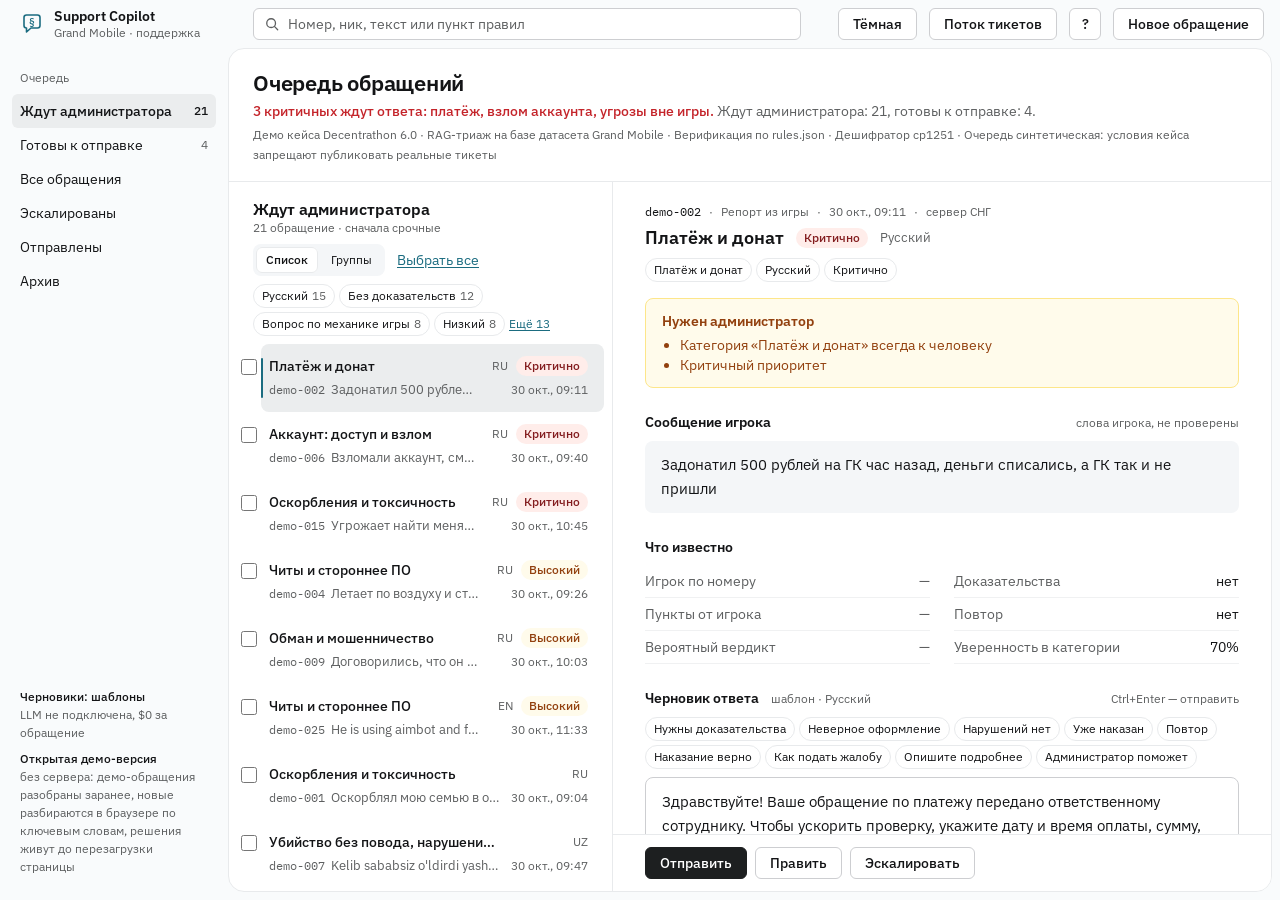
<file: index.html>
<!doctype html>
<html lang="ru">
<head>
  <meta charset="utf-8">
  <meta name="robots" content="noindex">
  <meta name="viewport" content="width=device-width, initial-scale=1">
  <title>Очередь обращений · Support Copilot</title>
  <link rel="preconnect" href="https://fonts.googleapis.com">
  <link rel="preconnect" href="https://fonts.gstatic.com" crossorigin>
  <link href="https://fonts.googleapis.com/css2?family=IBM+Plex+Sans:wght@400;500;600&family=IBM+Plex+Mono:wght@400;500&display=swap" rel="stylesheet" media="print" onload="this.media='all'">
  <style>
/* Support Copilot — интерфейс администратора.
   Стиль «framed sheet»: светлая рамка (боковая панель + верхняя строка) и белый лист с очередью.
   Сетка на 1440: 228 (панель) + 1204 (лист) + 8 (отступ листа) = 1440;
   внутри листа: 384 (список) + 1 (линия) + 817 (обращение) + 2 (рамка листа) = 1204. */

:root {
  --ground: #f9fbfc;
  --surface: #ffffff;
  --raised: #f4f6f8;
  --active: #ebedee;
  --border: #e8eaec;
  --rule: #f0f1f2;
  --control: #cdced1;
  --text: #131416;
  --muted: #5d5f60;
  --accent: #1b6c80;
  --primary: #1d1f20;
  --on-primary: #ffffff;
  --positive: #1e7b4f;
  --negative: #c4242a;
  --warning: #92400e;
  --pill-positive-bg: #dcfae5; --pill-positive-ink: #04250e;
  --pill-negative-bg: #ffedea; --pill-negative-ink: #831c1e;
  --pill-warning-bg: #fffbeb;  --pill-warning-ink: #92400e; --notice-border: #fde68a;
  --pill-neutral-bg: #ebedee;  --pill-neutral-ink: #353736;
  --radius-card: 8px;
  --radius-control: 6px;
  --radius-sheet: 16px;
  --sheet-inset: 8px;
  --sidebar-width: 228px;
  --gap: 24px;
  --pad: 24px;
  --control-height: 32px;
  --fs-title: 22px;
  --fs-section: 16px;
  --fs-body: 14px;
  --fs-small: 12px;
  --font: "IBM Plex Sans", Inter, system-ui, sans-serif;
  --mono: "IBM Plex Mono", ui-monospace, Consolas, monospace;
}

* { box-sizing: border-box; }
[hidden] { display: none !important; } /* иначе display: grid у разделов перебивает атрибут hidden */
html, body { height: 100%; }
body {
  margin: 0;
  background: var(--ground);
  color: var(--text);
  font: 400 var(--fs-body)/20px var(--font);
  -webkit-font-smoothing: antialiased;
  font-variant-numeric: tabular-nums;
}
button, input, select, textarea { font: inherit; color: inherit; }
.num { font-variant-numeric: tabular-nums; }
.mono { font-family: var(--mono); }
.sr-only { position: absolute; width: 1px; height: 1px; overflow: hidden; clip: rect(0 0 0 0); white-space: nowrap; }
:focus-visible { outline: 2px solid var(--accent); outline-offset: 2px; }

/* ---------- Рамка ---------- */
.app {
  display: grid;
  grid-template-columns: var(--sidebar-width) minmax(0, 1fr);
  grid-template-rows: 48px minmax(0, 1fr);
  height: 100vh;
}

.sidebar { grid-row: 1 / 3; display: flex; flex-direction: column; padding: 0 12px 16px; min-height: 0; }
.brand { height: 48px; display: flex; align-items: center; gap: 10px; padding: 0 8px; }
.brand svg { flex: none; }
.brand-name { font-weight: 600; line-height: 18px; }
.brand-scope { font-size: var(--fs-small); color: var(--muted); line-height: 16px; }
.nav-label { font-size: var(--fs-small); color: var(--muted); padding: 20px 8px 6px; }
.nav-item {
  display: flex; align-items: center; gap: 10px; width: 100%; height: 34px; padding: 0 8px;
  border: 0; border-radius: var(--radius-control); background: none; text-align: left; cursor: pointer;
}
.nav-item:hover { background: var(--raised); }
.nav-item[aria-current="true"] { background: var(--active); font-weight: 500; }
.nav-item .count { margin-left: auto; font-size: var(--fs-small); color: var(--muted); font-variant-numeric: tabular-nums; }
.nav-item[aria-current="true"] .count { color: var(--text); }
.sidebar-foot { margin-top: auto; padding: 16px 8px 0; font-size: var(--fs-small); line-height: 18px; color: var(--muted); }
.sidebar-foot p { margin: 0 0 8px; }
.sidebar-foot strong { display: block; color: var(--text); font-weight: 500; }

.topbar { grid-column: 2; display: flex; align-items: center; gap: 12px; padding: 0 16px 0 0; }
.search { position: relative; width: min(548px, 100%); margin: 0 auto; }
.search svg { position: absolute; left: 12px; top: 9px; color: var(--muted); }
.search input {
  width: 100%; height: 32px; padding: 0 12px 0 34px;
  border: 1px solid var(--control); border-radius: var(--radius-control); background: var(--surface);
}
.search input::placeholder { color: var(--muted); }
.menu-btn { display: none; }

/* ---------- Лист ---------- */
.sheet {
  grid-column: 2; grid-row: 2;
  margin: 0 var(--sheet-inset) var(--sheet-inset) 0;
  background: var(--surface);
  border: 1px solid var(--border);
  border-radius: var(--radius-sheet);
  display: grid; grid-template-rows: auto minmax(0, 1fr);
  overflow: hidden; min-height: 0;
}
.title-row { display: flex; align-items: flex-start; gap: var(--gap); padding: 20px var(--pad) 16px; }
.title-row h1 { margin: 0; font-size: var(--fs-title); line-height: 28px; font-weight: 600; letter-spacing: -0.01em; }
.finding { margin: 4px 0 0; max-width: 820px; }
.finding .urgent { color: var(--negative); font-weight: 500; }
.finding .rest { color: var(--muted); }
.flash { margin: 6px 0 0 auto; font-size: var(--fs-small); color: var(--muted); white-space: nowrap; }

.panes { display: grid; grid-template-columns: 384px minmax(0, 1fr); border-top: 1px solid var(--border); min-height: 0; }

/* ---------- Список ---------- */
.list-pane { border-right: 1px solid var(--border); display: grid; grid-template-rows: auto minmax(0, 1fr); min-height: 0; }
.list-head { padding: 16px var(--pad) 8px; }
.list-head h2 { margin: 0; font-size: var(--fs-section); line-height: 22px; font-weight: 600; }
.list-head .meta { display: block; font-size: var(--fs-small); line-height: 16px; color: var(--muted); }
.list { list-style: none; margin: 0; padding: 0 8px 8px; overflow: auto; }
.row {
  position: relative; display: grid; grid-template-columns: minmax(0, 1fr) auto; gap: 4px 12px;
  width: 100%; min-height: 68px; padding: 12px 16px; border: 0; border-radius: var(--radius-card);
  background: none; text-align: left; cursor: pointer;
}
.row:hover { outline: 1px solid var(--border); outline-offset: -1px; }
.row[aria-current="true"] { background: var(--active); outline: none; }
.row:focus-visible { outline: 2px solid var(--accent); outline-offset: -2px; }
.row[aria-current="true"]::before {
  content: ""; position: absolute; left: 0; top: 14px; bottom: 14px; width: 2px; border-radius: 2px; background: var(--accent);
}
.row-title { font-weight: 500; overflow: hidden; white-space: nowrap; text-overflow: ellipsis; }
.row-slots { display: flex; align-items: center; gap: 8px; justify-self: end; }
.row-lang { width: 20px; font-size: var(--fs-small); color: var(--muted); text-align: right; }
.row-text { font-size: 13px; color: var(--muted); overflow: hidden; white-space: nowrap; text-overflow: ellipsis; }
.row-text .id { font-family: var(--mono); font-size: var(--fs-small); margin-right: 6px; }
.row-time { font-size: var(--fs-small); color: var(--muted); justify-self: end; font-variant-numeric: tabular-nums; }
.row.done .row-title { font-weight: 400; color: var(--muted); }

.pill {
  flex: none; display: inline-flex; align-items: center; height: 20px; padding: 0 8px;
  border-radius: 999px; font-size: var(--fs-small); font-weight: 500; white-space: nowrap;
}
.pill.p0 { background: var(--pill-negative-bg); color: var(--pill-negative-ink); }
.pill.p1 { background: var(--pill-warning-bg); color: var(--pill-warning-ink); }
.pill.neutral { background: var(--pill-neutral-bg); color: var(--pill-neutral-ink); }
.pill.ok { background: var(--pill-positive-bg); color: var(--pill-positive-ink); }

.empty { margin: 8px; padding: 12px 16px; border: 1px dashed var(--control); border-radius: var(--radius-card); color: var(--muted); }
.empty .btn { margin-top: 8px; }
.skeleton { display: grid; gap: 8px; padding: 12px 16px; }
.skeleton i { display: block; height: 14px; border-radius: 4px; background: var(--raised); }
.skeleton i + i { width: 70%; height: 12px; }

/* ---------- Обращение ---------- */
.detail { display: flex; flex-direction: column; min-height: 0; overflow: auto; }
.detail-body { width: 100%; max-width: 840px; padding: 20px 32px 8px; }
.back { display: none; margin-bottom: 12px; }
.d-meta { display: flex; flex-wrap: wrap; gap: 4px 8px; font-size: var(--fs-small); color: var(--muted); }
.d-meta .mono { color: var(--text); }
.d-head { display: flex; align-items: center; flex-wrap: wrap; gap: 8px 12px; margin: 4px 0 16px; }
.d-head h2 { margin: 0; font-size: 18px; line-height: 24px; font-weight: 600; }
.d-head h2:focus { outline: none; }
.d-lang { font-size: 13px; color: var(--muted); }

.decision { margin-bottom: 24px; padding: 12px 16px; border-radius: var(--radius-card); }
.decision h3 { margin: 0; font-size: var(--fs-body); font-weight: 600; }
.decision ul { margin: 4px 0 0; padding-left: 18px; }
.decision p { margin: 4px 0 0; }
.decision.human { background: var(--pill-warning-bg); color: var(--pill-warning-ink); border: 1px solid var(--notice-border); }
.decision.auto { background: var(--pill-positive-bg); color: var(--pill-positive-ink); }
.decision.done { background: var(--raised); color: var(--text); }

.block { margin-bottom: 24px; }
.block-head { display: flex; flex-wrap: wrap; align-items: baseline; gap: 2px 12px; margin-bottom: 8px; }
.block-head h3 { margin: 0; font-size: var(--fs-body); font-weight: 600; }
.block-head .meta { font-size: var(--fs-small); color: var(--muted); }
.block-head .meta:last-child { margin-left: auto; }
.message { margin: 0; padding: 12px 16px; border-radius: var(--radius-card); background: var(--raised); font-size: 15px; line-height: 24px; white-space: pre-wrap; overflow-wrap: anywhere; }
.message + .message { margin-top: 8px; }
.message .who { display: block; margin-bottom: 2px; font-size: var(--fs-small); line-height: 16px; color: var(--muted); }

.facts { display: grid; grid-template-columns: repeat(2, minmax(0, 1fr)); gap: 0 var(--gap); margin: 0; }
.fact { display: flex; justify-content: space-between; align-items: baseline; gap: 16px; min-height: 32px; padding: 6px 0; border-bottom: 1px solid var(--rule); }
.fact dt { color: var(--muted); }
.fact dd { margin: 0; text-align: right; overflow-wrap: break-word; }
.fact .dash { color: var(--muted); }
.fact .note { color: var(--muted); font-size: var(--fs-small); }

.draft {
  display: block; width: 100%; min-height: 176px; padding: 12px 16px; resize: vertical;
  border: 1px solid var(--control); border-radius: var(--radius-card); background: var(--surface);
  font-size: 15px; line-height: 24px;
}
.draft:focus-visible { outline: 2px solid var(--accent); outline-offset: 0; border-color: var(--accent); }
.draft[readonly] { background: var(--raised); color: var(--muted); }
.cites { list-style: none; margin: 8px 0 0; padding: 0; }
.cite { display: grid; grid-template-columns: 96px minmax(0, 1fr); gap: 2px 12px; padding: 10px 0; border-bottom: 1px solid var(--rule); }
.cite .code { font-family: var(--mono); font-size: 13px; font-weight: 500; color: var(--accent); white-space: nowrap; }
.cite .section { font-size: var(--fs-small); color: var(--muted); }
.cite q { grid-column: 2; quotes: "«" "»"; }
.no-cites { margin: 8px 0 0; color: var(--muted); }

.actions {
  position: sticky; bottom: 0; margin-top: auto; display: flex; flex-wrap: wrap; align-items: center; gap: 8px;
  padding: 12px 32px; background: var(--surface); border-top: 1px solid var(--border);
}
.actions .status { margin-left: auto; font-size: var(--fs-small); color: var(--muted); }

.btn {
  display: inline-flex; align-items: center; justify-content: center; gap: 6px;
  height: var(--control-height); padding: 0 14px; border: 1px solid var(--control); border-radius: var(--radius-control);
  background: var(--surface); font-weight: 500; white-space: nowrap; cursor: pointer;
}
.btn:hover { background: var(--raised); }
.btn:active { transform: translateY(1px); }
.btn.primary { background: var(--primary); border-color: var(--primary); color: var(--on-primary); }
.btn.primary:hover { opacity: 0.88; }
.btn.icon { width: 32px; padding: 0; }
.btn.menu-btn, .btn.back { display: none; }
.btn:disabled { background: var(--raised); border-color: var(--border); color: var(--muted); cursor: not-allowed; transform: none; }

/* ---------- Загрузка обращений и проверка нагрузки ---------- */
.list-head-row { display: flex; align-items: center; justify-content: space-between; gap: 12px; }
.select-sm { height: 28px; padding: 0 8px; font-size: var(--fs-small); max-width: 180px; }
.tool { display: grid; align-content: start; gap: var(--gap); min-height: 0; overflow: auto; padding: var(--pad); border-top: 1px solid var(--border); }
.card { padding: 20px; border: 1px solid var(--border); border-radius: var(--radius-card); background: var(--surface); max-width: 1100px; }
.card-head { display: flex; flex-wrap: wrap; align-items: baseline; justify-content: space-between; gap: 4px 12px; margin-bottom: 12px; }
.card-head h2 { margin: 0; font-size: var(--fs-section); line-height: 22px; font-weight: 600; }
.card-head .meta { font-size: var(--fs-small); color: var(--muted); }
.card h3 { margin: 20px 0 8px; font-size: var(--fs-body); font-weight: 600; }
.card h3:first-child { margin-top: 0; }
.muted { color: var(--muted); }
.card > .muted { margin: 0; }
.row-actions { display: flex; flex-wrap: wrap; align-items: center; gap: 8px 12px; margin-top: 16px; }
.btn.is-disabled { pointer-events: none; background: var(--raised); border-color: var(--border); color: var(--muted); }
label.btn { cursor: pointer; }
.error-text { margin: 12px 0 0; color: var(--negative); }
.progress { height: 6px; margin: 4px 0 16px; overflow: hidden; border-radius: 999px; background: var(--raised); }
.progress span { display: block; height: 100%; border-radius: 999px; background: var(--accent); transition: width 0.25s ease; }
.kpis {
  --cols: 4;
  display: grid; grid-template-columns: repeat(var(--cols), minmax(0, 1fr)); gap: 1px; margin: 0 0 4px;
  overflow: hidden; border: 1px solid var(--border); border-radius: var(--radius-card); background: var(--border);
}
.kpi { padding: 12px 16px; background: var(--surface); }
.kpi dt { font-size: var(--fs-small); color: var(--muted); }
.kpi dd { margin: 4px 0 0; }
.kpi-value { font-size: 22px; line-height: 28px; }
.kpi small { display: block; font-size: var(--fs-small); color: var(--muted); }
.split { display: grid; grid-template-columns: repeat(2, minmax(0, 1fr)); gap: var(--gap); }
.bars { list-style: none; margin: 0; padding: 0; }
.bars li { display: grid; grid-template-columns: minmax(0, 1fr) auto; gap: 4px 12px; padding: 6px 0; }
.bar-label { overflow: hidden; white-space: nowrap; text-overflow: ellipsis; }
.bar-value { font-size: 13px; color: var(--muted); }
.bar-track { grid-column: 1 / -1; height: 4px; border-radius: 2px; background: var(--raised); }
.bar-fill { display: block; height: 100%; border-radius: 2px; background: var(--accent); }
.prio-strip { display: grid; grid-template-columns: repeat(4, minmax(0, 1fr)); gap: 1px; margin: 0; overflow: hidden; border: 1px solid var(--border); border-radius: var(--radius-card); background: var(--border); }
.prio-strip div { padding: 8px 12px; background: var(--surface); }
.prio-strip dt { font-size: var(--fs-small); color: var(--muted); }
.prio-strip dd { margin: 2px 0 0; font-size: 16px; }
.langs { margin: 0; }
.plain-list { display: grid; gap: 6px; margin: 0; padding: 0; list-style: none; }
.link { padding: 0; border: 0; background: none; color: var(--accent); font: inherit; text-decoration: underline; text-underline-offset: 2px; cursor: pointer; }
.controls { display: flex; flex-wrap: wrap; align-items: flex-end; gap: 16px 24px; }
.controls .field { margin: 0; }
.field-label { display: block; margin-bottom: 8px; font-weight: 500; }
.controls select.input { height: 36px; min-width: 240px; }
.segmented button { height: 30px; padding: 0 14px; border: 0; border-radius: var(--radius-control); background: none; cursor: pointer; font-variant-numeric: tabular-nums; }
.segmented button[aria-pressed="true"] { background: var(--surface); outline: 1px solid var(--border); outline-offset: -1px; font-weight: 500; }
.verdict-line { margin: 0 0 16px; padding: 10px 14px; border-radius: var(--radius-card); font-weight: 500; }
.verdict-line.ok { background: var(--pill-positive-bg); color: var(--pill-positive-ink); }
.verdict-line.bad { background: var(--pill-negative-bg); color: var(--pill-negative-ink); }
.hist { display: grid; grid-template-columns: repeat(11, minmax(0, 1fr)); align-items: end; gap: 6px; margin: 0 0 12px; }
.hist-col { display: flex; flex-direction: column; justify-content: flex-end; align-items: stretch; gap: 4px; min-height: 160px; text-align: center; }
.hist-count { font-size: var(--fs-small); color: var(--text); min-height: 16px; }
.hist-bar { display: block; border-radius: 3px 3px 0 0; background: var(--accent); }
.hist-label { padding-top: 4px; border-top: 1px solid var(--border); font-size: 11px; line-height: 14px; color: var(--muted); }

/* «Как обработано» в карточке обращения */
.process summary { display: flex; align-items: baseline; gap: 12px; cursor: pointer; list-style: none; }
.process summary::-webkit-details-marker { display: none; }
.process summary::before { content: "▸"; color: var(--muted); }
.process[open] summary::before { content: "▾"; }
.summary-title { font-weight: 600; }
.process .meta { font-size: var(--fs-small); color: var(--muted); }
.steps { margin: 8px 0 0; }
.step { display: grid; grid-template-columns: 180px minmax(0, 1fr); gap: 12px; padding: 6px 0; border-bottom: 1px solid var(--rule); }
.step dt { color: var(--muted); }
.step dd { margin: 0; overflow-wrap: break-word; }

/* ---------- Новое обращение ---------- */
dialog {
  width: min(560px, calc(100vw - 32px)); padding: 24px; border: 1px solid var(--border); border-radius: 12px;
  background: var(--surface); color: var(--text); box-shadow: 0 16px 40px rgba(0, 0, 0, 0.14);
}
dialog::backdrop { background: rgba(19, 20, 22, 0.32); }
dialog h2 { margin: 0; font-size: 18px; line-height: 24px; font-weight: 600; }
.dialog-sub { margin: 4px 0 20px; color: var(--muted); }
.field { margin: 0 0 16px; padding: 0; border: 0; min-width: 0; }
.field label, .field legend { display: block; margin-bottom: 8px; padding: 0; font-weight: 500; }
.field textarea, .input {
  width: 100%; border: 1px solid var(--control); border-radius: var(--radius-control); background: var(--surface);
}
.field textarea { padding: 8px 12px; resize: vertical; line-height: 22px; }
.input { height: 38px; padding: 0 12px; }
.field-row { display: grid; grid-template-columns: 1fr 1.4fr 0.8fr; gap: 16px; }
.segmented { display: inline-flex; padding: 3px; gap: 3px; border-radius: 8px; background: var(--raised); }
.segmented label { margin: 0; font-weight: 400; }
.segmented input { position: absolute; opacity: 0; pointer-events: none; }
.segmented span { display: inline-flex; align-items: center; height: 30px; padding: 0 12px; border-radius: var(--radius-control); cursor: pointer; }
.segmented input:checked + span { background: var(--surface); outline: 1px solid var(--border); outline-offset: -1px; font-weight: 500; }
.segmented input:focus-visible + span { outline: 2px solid var(--accent); outline-offset: 1px; }
.dialog-actions { display: flex; justify-content: flex-end; gap: 8px; margin-top: 8px; }

/* ---------- Планшет: панель складывается в меню ---------- */
@media (max-width: 1100px) {
  .app { grid-template-columns: minmax(0, 1fr); }
  .sidebar {
    position: fixed; inset: 0 auto 0 0; z-index: 10; width: 280px; padding-top: 0;
    background: var(--ground); transform: translateX(-110%); visibility: hidden;
    transition: transform 0.2s ease, visibility 0s linear 0.2s;
  }
  /* Затемнение под открытым меню — только когда меню открыто */
  .sidebar.open { transform: none; visibility: visible; transition: transform 0.2s ease; box-shadow: 0 0 0 100vmax rgba(19, 20, 22, 0.32); }
  .btn.menu-btn { display: inline-flex; flex: none; }
  .topbar { grid-column: 1; padding: 0 12px; }
  .sheet { grid-column: 1; margin: 0 8px 8px; }
  .panes { grid-template-columns: 320px minmax(0, 1fr); }
  .facts { grid-template-columns: minmax(0, 1fr); }
  .detail-body { padding: 20px 24px 8px; }
  .actions { padding: 12px 24px; }
}

/* ---------- Телефон: одна область за раз ---------- */
@media (max-width: 760px) {
  .sheet { margin: 0; border-radius: 0; border-width: 1px 0 0; }
  .title-row { padding: 16px 16px 12px; }
  .title-row h1 { font-size: 20px; }
  .flash { display: none; }
  .panes { grid-template-columns: minmax(0, 1fr); }
  .list-pane { border-right: 0; }
  .list-head { padding: 12px 16px 8px; }
  .list { padding: 0 4px 8px; }
  .row { min-height: 72px; }
  body[data-pane="detail"] .list-pane, body[data-pane="detail"] .title-row { display: none; }
  body[data-pane="list"] .detail { display: none; }
  .btn.back { display: inline-flex; }
  .detail-body { padding: 16px 16px 8px; }
  .facts { grid-template-columns: minmax(0, 1fr); }
  .actions { padding: 12px 16px; }
  .actions .btn { flex: 1 1 auto; height: 44px; }
  .actions .status { flex-basis: 100%; margin: 0; }
  .cite { grid-template-columns: minmax(0, 1fr); }
  .cite q { grid-column: 1; }
  .field-row { grid-template-columns: minmax(0, 1fr); gap: 0; }
  .search input { height: 36px; }
  #new-btn { padding: 0 12px; height: 36px; }
  #new-btn .long { display: none; }
}
@media (min-width: 761px) { #new-btn .short { display: none; } }

@media (max-width: 900px) {
  .split { grid-template-columns: minmax(0, 1fr); }
  .kpis { --cols: 3 !important; }
}
@media (max-width: 760px) {
  .tool { padding: 16px; }
  .card { padding: 16px; }
  .kpis { --cols: 2 !important; }
  .hist { gap: 3px; }
  .hist-label { font-size: 10px; }
  .step { grid-template-columns: minmax(0, 1fr); gap: 2px; }
  .controls select.input { min-width: 0; width: 100%; }
  .controls .field { flex: 1 1 100%; }
}

@media (prefers-reduced-motion: reduce) {
  .sidebar, .progress span { transition: none; }
  .btn:active { transform: none; }
}

.slow-list { display: grid; gap: 6px; margin: 0; padding: 0; list-style: none; }
.slow-list li { display: grid; grid-template-columns: 72px 140px minmax(0, 1fr); gap: 12px; align-items: baseline; }
.slow-ms { text-align: right; }
@media (max-width: 760px) { .slow-list li { grid-template-columns: 64px minmax(0, 1fr); } .slow-list li .muted { grid-column: 2; } }

/* ---------- Быстрый разбор: теги, группы, выбор нескольких ---------- */
.list-tools { display: flex; flex-wrap: wrap; align-items: center; gap: 8px 12px; margin-top: 8px; }
.seg-sm button { height: 26px; padding: 0 10px; font-size: var(--fs-small); }
.btn-sm { height: 28px; padding: 0 10px; font-size: var(--fs-small); }
.btn.bulk-open { display: none; }
.chips { display: flex; flex-wrap: wrap; gap: 4px; margin-top: 8px; }
.chips:empty { display: none; }
.chip {
  display: inline-flex; align-items: center; height: 24px; padding: 0 8px; border: 1px solid var(--border); border-radius: 999px;
  background: var(--surface); font-size: var(--fs-small); white-space: nowrap; cursor: pointer;
}
.chip:hover { border-color: var(--control); }
.chip.on { background: var(--text); border-color: var(--text); color: var(--surface); }
.chip-n { margin-left: 4px; color: var(--muted); font-variant-numeric: tabular-nums; }
.detail-tags { margin: -8px 0 16px; }
.row-wrap { display: grid; grid-template-columns: 24px minmax(0, 1fr); align-items: start; }
.row-check { width: 16px; height: 16px; margin: 15px 0 0 4px; accent-color: var(--accent); cursor: pointer; }
.row-wrap .row { padding-left: 8px; }
.group-row .group-count { justify-self: end; font-weight: 600; }
.similar { display: grid; gap: 8px; margin: -8px 0 24px; padding: 8px 16px; border-radius: var(--radius-card); background: var(--raised); }
.similar > div { display: flex; align-items: center; justify-content: space-between; gap: 12px; }
.quick { display: flex; flex-wrap: wrap; gap: 4px; margin-bottom: 8px; }
.quick:empty { display: none; }
.bulk-list { display: grid; gap: 2px; max-height: 320px; margin: 0; padding: 0; overflow: auto; list-style: none; }
.bulk-list li { display: grid; grid-template-columns: 24px minmax(0, 1fr); align-items: center; }
.bulk-list input { accent-color: var(--accent); }
.bulk-open-row { overflow: hidden; padding: 4px 6px; border: 0; border-radius: var(--radius-control); background: none; font-size: 13px; text-align: left; white-space: nowrap; text-overflow: ellipsis; cursor: pointer; }
.bulk-open-row:hover { background: var(--raised); }
.bulk-open-row .mono { font-size: var(--fs-small); color: var(--muted); }
.toast {
  position: fixed; left: 50%; bottom: 72px; z-index: 20; display: flex; align-items: center; gap: 16px; padding: 10px 16px;
  transform: translateX(-50%); border-radius: var(--radius-card); background: var(--primary); color: var(--on-primary);
  box-shadow: 0 8px 24px rgba(0, 0, 0, 0.2); /* taste-skill-ignore: всплывающее */
}
.toast-undo { color: var(--on-primary); font-weight: 500; }
.keys { display: grid; gap: 8px; margin: 16px 0; }
.keys div { display: grid; grid-template-columns: 120px minmax(0, 1fr); align-items: center; }
.keys dd { margin: 0; }
kbd { padding: 1px 6px; border: 1px solid var(--control); border-radius: 4px; background: var(--raised); font: 12px var(--mono); }
@media (max-width: 760px) {
  .btn.bulk-open { display: inline-flex; }
  #help-btn { display: none; }
  .row-check { width: 20px; height: 20px; margin-top: 14px; }
}
.list-tools .source { margin-left: auto; min-width: 0; }
.list-tools .input.select-sm { width: 100px; height: 28px; padding: 0 4px; }
.chip-more { font-size: var(--fs-small); }

/* ---------- Режим вслепую, архив, исправление кодировки ---------- */
.badges { display: grid; grid-template-columns: repeat(4, minmax(0, 1fr)); gap: 8px; margin: 0 0 16px; }
.badges div { padding: 8px 12px; border: 1px solid var(--border); border-radius: var(--radius-card); }
.badges dt { font-size: var(--fs-small); color: var(--muted); }
.badges dd { margin: 2px 0 0; font-weight: 500; overflow-wrap: anywhere; }
.timeline { display: grid; grid-template-columns: repeat(3, minmax(0, 1fr)); gap: 8px; margin: 8px 0 0; }
.timeline dt { font-size: var(--fs-small); color: var(--muted); }
.timeline dd { margin: 0; }
.feedback { display: flex; flex-wrap: wrap; gap: 4px 12px; margin: 8px 0 0; color: var(--accent); font-weight: 500; }
.text-fix { margin: 8px 0 0; font-size: 13px; color: var(--muted); overflow-wrap: anywhere; }
.verified { color: var(--positive); }
#help-btn, #theme-btn, #stream-btn { flex: none; }
.btn:disabled { opacity: 1; }
@media (max-width: 760px) {
  #theme-btn, #stream-btn { display: none; }
  .badges { grid-template-columns: repeat(2, minmax(0, 1fr)); }
}

:root[data-theme="dark"] {
  --ground: #000000; --surface: #111111; --raised: #1c1c1c; --active: #222222;
  --border: #2e2e2e; --rule: #222222; --control: #444444;
  --text: #ffffff; --muted: #b4b4b4; --accent: #4fb3c9;
  --primary: #ffffff; --on-primary: #111111;
  --positive: #3fc07a; --negative: #e5566f;
  --pill-positive-bg: #172a1d; --pill-positive-ink: #3fc07a;
  --pill-negative-bg: #2c1a20; --pill-negative-ink: #e5566f;
  --pill-warning-bg: #2a2212; --pill-warning-ink: #e8b65a; --notice-border: #4a3a18;
  --pill-neutral-bg: #222222; --pill-neutral-ink: #d0d0d0;
}
:root[data-theme="dark"] select, :root[data-theme="dark"] option { color-scheme: dark; }

.demo-note { margin: 4px 0 0; font-size: var(--fs-small); color: var(--muted); }
</style>
</head>
<body data-pane="list">
<div class="app">
  <aside class="sidebar" id="sidebar" aria-label="Разделы">
    <div class="brand">
      <svg width="24" height="24" viewBox="0 0 24 24" aria-hidden="true">
        <path d="M4 5.5A2.5 2.5 0 0 1 6.5 3h11A2.5 2.5 0 0 1 20 5.5v8a2.5 2.5 0 0 1-2.5 2.5H11l-4.5 4v-4h0A2.5 2.5 0 0 1 4 13.5z" fill="none" stroke="var(--accent)" stroke-width="1.6" stroke-linejoin="round"/>
        <text x="12" y="13.2" text-anchor="middle" font-size="9.5" font-weight="600" fill="var(--accent)" font-family="IBM Plex Sans, sans-serif">§</text>
      </svg>
      <div>
        <div class="brand-name">Support Copilot</div>
        <div class="brand-scope">Grand Mobile · поддержка</div>
      </div>
    </div>
    <nav>
      <div class="nav-label">Очередь</div>
      <div id="nav"><button class="nav-item" aria-current="true"><span>Ждут администратора</span><span class="count">21</span></button><button class="nav-item" aria-current="false"><span>Готовы к отправке</span><span class="count">4</span></button><button class="nav-item" aria-current="false"><span>Все обращения</span></button><button class="nav-item" aria-current="false"><span>Эскалированы</span></button><button class="nav-item" aria-current="false"><span>Отправлены</span></button><button class="nav-item" aria-current="false"><span>Архив</span></button></div>
      <div class="nav-label" hidden>Проверка</div>
      <div id="nav-tools"></div>
    </nav>
    <div class="sidebar-foot" id="mode"></div>
  </aside>

  <header class="topbar">
    <button class="btn icon menu-btn" id="menu-btn" aria-label="Открыть разделы" aria-controls="sidebar" aria-expanded="false">
      <svg width="16" height="16" viewBox="0 0 16 16" aria-hidden="true"><path d="M2 4h12M2 8h12M2 12h12" stroke="currentColor" stroke-width="1.5" stroke-linecap="round"/></svg>
    </button>
    <label class="search">
      <svg width="14" height="14" viewBox="0 0 16 16" aria-hidden="true"><circle cx="7" cy="7" r="5" fill="none" stroke="currentColor" stroke-width="1.5"/><path d="M11 11l3.5 3.5" stroke="currentColor" stroke-width="1.5" stroke-linecap="round"/></svg>
      <span class="sr-only">Поиск по очереди</span>
      <input id="search" type="search" placeholder="Номер, ник, текст или пункт правил" autocomplete="off">
    </label>
    <button class="btn" id="theme-btn">Тёмная</button>
    <button class="btn" id="stream-btn">Поток тикетов</button>
    <button class="btn icon" id="help-btn" aria-label="Горячие клавиши">?</button>
    <button class="btn" id="new-btn" aria-label="Новое обращение"><span class="long">Новое обращение</span><span class="short">+ Новое</span></button>
  </header>

  <main class="sheet">
    <div class="title-row">
      <div>
        <h1 id="page-title">Очередь обращений</h1>
        <p class="finding" id="finding">3 критичных ждут ответа. Ждут администратора: 21, готовы к отправке: 4.</p>
        <p class="demo-note">Демо кейса Decentrathon 6.0 · RAG-триаж на базе датасета Grand Mobile · Верификация по rules.json · Дешифратор cp1251 · Очередь синтетическая: условия кейса запрещают публиковать реальные тикеты</p>
      </div>
      <p class="flash" id="flash" role="status" aria-live="polite"></p>
    </div>
    <div class="panes" id="panes">
      <section class="list-pane" aria-labelledby="list-title">
        <div class="list-head">
          <div class="list-head-row">
            <h2 id="list-title">Ждут администратора</h2>
          </div>
          <span class="meta" id="list-meta">21 обращение · сначала срочные</span>
          <div class="list-tools" id="list-tools"></div>
          <div class="chips" id="chips"></div>
        </div>
        <ul class="list" id="list" aria-label="Обращения"><li class="row-wrap"><input type="checkbox" class="row-check" aria-label="Выбрать demo-002"><button class="row" aria-current="true"><span class="row-title">Платёж и донат</span><span class="row-slots"><span class="row-lang">RU</span><span class="pill p0">Критично</span></span><span class="row-text"><span class="id">demo-002</span>Задонатил 500 рублей на ГК час назад, деньги списались, а ГК так и не пришли</span><span class="row-time">30 окт., 09:11</span></button></li><li class="row-wrap"><input type="checkbox" class="row-check" aria-label="Выбрать demo-006"><button class="row" aria-current="false"><span class="row-title">Аккаунт: доступ и взлом</span><span class="row-slots"><span class="row-lang">RU</span><span class="pill p0">Критично</span></span><span class="row-text"><span class="id">demo-006</span>Взломали аккаунт, сменили пароль, не могу зайти. Пропала машина и дом</span><span class="row-time">30 окт., 09:40</span></button></li><li class="row-wrap"><input type="checkbox" class="row-check" aria-label="Выбрать demo-015"><button class="row" aria-current="false"><span class="row-title">Оскорбления и токсичность</span><span class="row-slots"><span class="row-lang">RU</span><span class="pill p0">Критично</span></span><span class="row-text"><span class="id">demo-015</span>Угрожает найти меня в реале, пишет мой адрес в личку &lt;url&gt;</span><span class="row-time">30 окт., 10:45</span></button></li><li class="row-wrap"><input type="checkbox" class="row-check" aria-label="Выбрать demo-004"><button class="row" aria-current="false"><span class="row-title">Читы и стороннее ПО</span><span class="row-slots"><span class="row-lang">RU</span><span class="pill p1">Высокий</span></span><span class="row-text"><span class="id">demo-004</span>Летает по воздуху и стреляет через стены, на видео всё видно &lt;url&gt;</span><span class="row-time">30 окт., 09:26</span></button></li><li class="row-wrap"><input type="checkbox" class="row-check" aria-label="Выбрать demo-009"><button class="row" aria-current="false"><span class="row-title">Обман и мошенничество</span><span class="row-slots"><span class="row-lang">RU</span><span class="pill p1">Высокий</span></span><span class="row-text"><span class="id">demo-009</span>Договорились, что он продаст мне машину за 3 млн. Я перевёл деньги, он вышел из игры и машину не отдал &lt;url&gt;</span><span class="row-time">30 окт., 10:03</span></button></li><li class="row-wrap"><input type="checkbox" class="row-check" aria-label="Выбрать demo-025"><button class="row" aria-current="false"><span class="row-title">Читы и стороннее ПО</span><span class="row-slots"><span class="row-lang">EN</span><span class="pill p1">Высокий</span></span><span class="row-text"><span class="id">demo-025</span>He is using aimbot and flying, video here &lt;url&gt;</span><span class="row-time">30 окт., 11:33</span></button></li><li class="row-wrap"><input type="checkbox" class="row-check" aria-label="Выбрать demo-001"><button class="row" aria-current="false"><span class="row-title">Оскорбления и токсичность</span><span class="row-slots"><span class="row-lang">RU</span></span><span class="row-text"><span class="id">demo-001</span>Оскорблял мою семью в общем чате у мэрии, скрины прилагаю</span><span class="row-time">30 окт., 09:04</span></button></li><li class="row-wrap"><input type="checkbox" class="row-check" aria-label="Выбрать demo-007"><button class="row" aria-current="false"><span class="row-title">Убийство без повода, нарушение РП</span><span class="row-slots"><span class="row-lang">UZ</span></span><span class="row-text"><span class="id">demo-007</span>Kelib sababsiz o&#x27;ldirdi yashil zonada, bank oldida &lt;url&gt;</span><span class="row-time">30 окт., 09:47</span></button></li><li class="row-wrap"><input type="checkbox" class="row-check" aria-label="Выбрать demo-010"><button class="row" aria-current="false"><span class="row-title">Жалоба на администратора</span><span class="row-slots"><span class="row-lang">RU</span></span><span class="row-text"><span class="id">demo-010</span>Не согласен с баном на 3 дня, я ничего не нарушал, снимите наказание</span><span class="row-time">30 окт., 10:11</span></button></li><li class="row-wrap"><input type="checkbox" class="row-check" aria-label="Выбрать demo-011"><button class="row" aria-current="false"><span class="row-title">Просьба о помощи</span><span class="row-slots"><span class="row-lang">RU</span></span><span class="row-text"><span class="id">demo-011</span>застрял в текстурах у больницы, помогите выбраться</span><span class="row-time">30 окт., 10:18</span></button></li><li class="row-wrap"><input type="checkbox" class="row-check" aria-label="Выбрать demo-012"><button class="row" aria-current="false"><span class="row-title">Оскорбления и токсичность</span><span class="row-slots"><span class="row-lang">KK</span></span><span class="row-text"><span class="id">demo-012</span>Ол маған чатта анамды сөкті, скриншот бар</span><span class="row-time">30 окт., 10:24</span></button></li><li class="row-wrap"><input type="checkbox" class="row-check" aria-label="Выбрать demo-022"><button class="row" aria-current="false"><span class="row-title">Просьба о помощи</span><span class="row-slots"><span class="row-lang">KK</span></span><span class="row-text"><span class="id">demo-022</span>Мен ќазір текстурада тўрып ќалдым, кјмек беріѕіз</span><span class="row-time">30 окт., 11:20</span></button></li><li class="row-wrap"><input type="checkbox" class="row-check" aria-label="Выбрать demo-024"><button class="row" aria-current="false"><span class="row-title">Оскорбления и токсичность</span><span class="row-slots"><span class="row-lang">KK</span></span><span class="row-text"><span class="id">demo-024</span>Ол менің анамды балаѓаттады, скриншот бар</span><span class="row-time">30 окт., 11:28</span></button></li><li class="row-wrap"><input type="checkbox" class="row-check" aria-label="Выбрать demo-005"><button class="row" aria-current="false"><span class="row-title">Вопрос по механике игры</span><span class="row-slots"><span class="row-lang">RU</span></span><span class="row-text"><span class="id">demo-005</span>где взять лицензию на оружие?</span><span class="row-time">30 окт., 09:33</span></button></li><li class="row-wrap"><input type="checkbox" class="row-check" aria-label="Выбрать demo-016"><button class="row" aria-current="false"><span class="row-title">Вопрос по механике игры</span><span class="row-slots"><span class="row-lang">EN</span></span><span class="row-text"><span class="id">demo-016</span>how do I get a job in the police?</span><span class="row-time">30 окт., 10:52</span></button></li><li class="row-wrap"><input type="checkbox" class="row-check" aria-label="Выбрать demo-017"><button class="row" aria-current="false"><span class="row-title">Вопрос по механике игры</span><span class="row-slots"><span class="row-lang">RU</span></span><span class="row-text"><span class="id">demo-017</span>Машина не спавнится после обновления, пишет ошибку</span><span class="row-time">30 окт., 11:02</span></button></li><li class="row-wrap"><input type="checkbox" class="row-check" aria-label="Выбрать demo-018"><button class="row" aria-current="false"><span class="row-title">Вопрос по механике игры</span><span class="row-slots"><span class="row-lang">RU</span></span><span class="row-text"><span class="id">demo-018</span>Машина не спавнится после обновления, пишет ошибку</span><span class="row-time">30 окт., 11:05</span></button></li><li class="row-wrap"><input type="checkbox" class="row-check" aria-label="Выбрать demo-019"><button class="row" aria-current="false"><span class="row-title">Вопрос по механике игры</span><span class="row-slots"><span class="row-lang">RU</span></span><span class="row-text"><span class="id">demo-019</span>Машина не спавнится после обновления, пишет ошибку</span><span class="row-time">30 окт., 11:08</span></button></li><li class="row-wrap"><input type="checkbox" class="row-check" aria-label="Выбрать demo-020"><button class="row" aria-current="false"><span class="row-title">Вопрос по механике игры</span><span class="row-slots"><span class="row-lang">RU</span></span><span class="row-text"><span class="id">demo-020</span>Машина не спавнится после обновления, пишет ошибку</span><span class="row-time">30 окт., 11:11</span></button></li><li class="row-wrap"><input type="checkbox" class="row-check" aria-label="Выбрать demo-021"><button class="row" aria-current="false"><span class="row-title">Вопрос по механике игры</span><span class="row-slots"><span class="row-lang">RU</span></span><span class="row-text"><span class="id">demo-021</span>Машина не спавнится после обновления, пишет ошибку</span><span class="row-time">30 окт., 11:14</span></button></li><li class="row-wrap"><input type="checkbox" class="row-check" aria-label="Выбрать demo-023"><button class="row" aria-current="false"><span class="row-title">Вопрос по механике игры</span><span class="row-slots"><span class="row-lang">RU</span></span><span class="row-text"><span class="id">demo-023</span>как устроиться таксистом?</span><span class="row-time">30 окт., 11:24</span></button></li></ul>
      </section>
      <section class="detail" id="detail" aria-label="Обращение"><div class="detail-body"><h2>Платёж и донат</h2><div class="decision human"><h3>Нужен администратор</h3><ul><li>Категория «платёж и донат» всегда к человеку</li><li>Критичный приоритет</li></ul></div><section class="block"><h3>Сообщение игрока</h3><p class="message">Задонатил 500 рублей на ГК час назад, деньги списались, а ГК так и не пришли</p></section><section class="block"><h3>Черновик ответа</h3><p class="message">Здравствуйте! Ваше обращение по платежу передано ответственному сотруднику. Чтобы ускорить проверку, укажите дату и время оплаты, сумму, способ оплаты и ник персонажа. Если есть чек, приложите его.

С уважением, администрация Grand Mobile.</p></section></div><div class="actions"><button class="btn primary">Отправить</button><button class="btn">Править</button><button class="btn">Эскалировать</button></div></section>
    </div>
    <section class="tool" id="batch-view" aria-label="Загрузка обращений" hidden></section>
    <section class="tool" id="load-view" aria-label="Проверка нагрузки" hidden></section>
  </main>
</div>

<div class="toast" id="toast" role="status" hidden></div>

<dialog id="help-dialog" aria-labelledby="help-title">
  <form method="dialog">
    <h2 id="help-title">Горячие клавиши</h2>
    <dl class="keys">
      <div><dt><kbd>j</kbd> <kbd>k</kbd></dt><dd>следующее и предыдущее</dd></div>
      <div><dt><kbd>x</kbd></dt><dd>выбрать обращение</dd></div>
      <div><dt><kbd>Esc</kbd></dt><dd>снять выбор</dd></div>
      <div><dt><kbd>g</kbd></dt><dd>список или группы</dd></div>
      <div><dt><kbd>r</kbd></dt><dd>перейти к черновику</dd></div>
      <div><dt><kbd>Enter</kbd> <kbd>Пробел</kbd></dt><dd>отправить, если администратор не нужен</dd></div>
      <div><dt><kbd>Ctrl</kbd> <kbd>Enter</kbd></dt><dd>отправить любое</dd></div>
      <div><dt><kbd>e</kbd></dt><dd>эскалировать</dd></div>
      <div><dt><kbd>/</kbd></dt><dd>поиск</dd></div>
    </dl>
    <div class="dialog-actions"><button class="btn primary">Понятно</button></div>
  </form>
</dialog>

<dialog id="new-dialog" aria-labelledby="new-title">
  <form id="new-form" method="dialog">
    <h2 id="new-title">Новое обращение</h2>
    <p class="dialog-sub">Сервис разберёт его так же, как обращение из игры, и поставит в очередь.</p>
    <fieldset class="field">
      <legend>Откуда пришло</legend>
      <div class="segmented" role="radiogroup">
        <label><input type="radio" name="kind" value="complaint" checked><span>Жалоба из лаунчера</span></label>
        <label><input type="radio" name="kind" value="report"><span>Репорт из игры</span></label>
      </div>
    </fieldset>
    <div class="field">
      <label for="f-text">Текст игрока</label>
      <textarea id="f-text" name="text" rows="4" required></textarea>
    </div>
    <div class="field-row">
      <div class="field">
        <label for="f-server">Сервер</label>
        <select id="f-server" name="server" class="input">
          <option value="ru">СНГ</option>
          <option value="kk">Казахстан</option>
          <option value="uz">Узбекистан</option>
        </select>
      </div>
      <div class="field" data-complaint>
        <label for="f-nick">Ник нарушителя</label>
        <input id="f-nick" name="nick" class="input" placeholder="Имя_Фамилия">
      </div>
      <div class="field" data-complaint>
        <label for="f-images">Скриншотов</label>
        <input id="f-images" name="images" class="input num" type="number" min="0" max="20" value="1">
      </div>
    </div>
    <div class="dialog-actions">
      <button class="btn" value="cancel" formnovalidate>Отмена</button>
      <button class="btn primary" id="new-submit" value="ok">Разобрать</button>
    </div>
  </form>
</dialog>

<script>
window.SITE_DATA = {"items":[{"ticket":{"ticket_id":"demo-001","kind":"complaint","created_at":"2026-10-30T09:04:00","region":"cis","server_lang":"ru","reporter_hash":"demo-r01","reported_hash":"demo-x01","reported_nick":"Arman_Petrov","rule_refs_raw":"2.1","images_count":2,"messages":[{"role":"player","ts":"2026-10-30T09:04:00","text":"Оскорблял мою семью в общем чате у мэрии, скрины прилагаю"}]},"result":{"ticket_id":"demo-001","lang":"ru","category":"complaint.insult","priority":"p2","is_spam_or_duplicate":false,"extracted":{"nickname":"Arman_Petrov","rule_refs":["2.1"],"has_evidence":true,"server":"cis","reported_nick":"Arman_Petrov","player_ids":[],"rule_refs_claimed":["ОП 2.1"],"rule_refs_raw":"2.1","evidence":{"images_count":2,"links":0},"region":"cis"},"draft_reply":{"lang":"ru","text":"Здравствуйте! Ваша жалоба на игрока Arman_Petrov принята к рассмотрению. Предполагаемое нарушение: ОП 2.1. Администратор проверит доказательства и вынесет решение; жалобы рассматриваются в течение 48 часов.\n\nС уважением, администрация Grand Mobile.","cited":["2.1","ЖБ 1.4.1"]},"needs_human":true,"confidence":0.996,"reasons":["категория: модель (1.00)","приоритет: нарушение с доказательствами","вероятный вердикт: approved (0.88)","вердикт по доказательствам выносит администратор"],"language":"ru","is_spam":false,"is_duplicate":false,"duplicate_of":null,"draft":{"text":"Здравствуйте! Ваша жалоба на игрока Arman_Petrov принята к рассмотрению. Предполагаемое нарушение: ОП 2.1. Администратор проверит доказательства и вынесет решение; жалобы рассматриваются в течение 48 часов.\n\nС уважением, администрация Grand Mobile.","language":"ru","citations":[{"ref":"ОП 2.1","section":"Общие правила игры","quote":""},{"ref":"ЖБ 1.4.1","section":"Правила жалоб","quote":""}],"template":"complaint_review"},"needs_human_reasons":["вердикт по доказательствам выносит администратор"],"text_fix":null,"suggested_verdict":{"label":"approved","p":0.88}},"status":"new","final_text":null,"decided_at":null,"received_at":"2026-10-31T17:10:09","source":"demo","processing_ms":21.9},{"ticket":{"ticket_id":"demo-002","kind":"report","created_at":"2026-10-30T09:11:00","region":"cis","server_lang":"ru","reporter_hash":"demo-r02","messages":[{"role":"player","ts":"2026-10-30T09:11:00","text":"Задонатил 500 рублей на ГК час назад, деньги списались, а ГК так и не пришли"}]},"result":{"ticket_id":"demo-002","lang":"ru","category":"report.payment","priority":"p0","is_spam_or_duplicate":false,"extracted":{"nickname":null,"rule_refs":[],"has_evidence":false,"server":"cis","reported_nick":null,"player_ids":[],"rule_refs_claimed":[],"rule_refs_raw":null,"evidence":{"images_count":0,"links":0},"region":"cis"},"draft_reply":{"lang":"ru","text":"Здравствуйте! Ваше обращение по платежу передано ответственному сотруднику. Чтобы ускорить проверку, укажите дату и время оплаты, сумму, способ оплаты и ник персонажа. Если есть чек, приложите его.\n\nС уважением, администрация Grand Mobile.","cited":[]},"needs_human":true,"confidence":0.7,"reasons":["категория: ключевое слово «задонат»","приоритет: приоритет категории report.payment","категория report.payment всегда к человеку","критичный приоритет"],"language":"ru","is_spam":false,"is_duplicate":false,"duplicate_of":null,"draft":{"text":"Здравствуйте! Ваше обращение по платежу передано ответственному сотруднику. Чтобы ускорить проверку, укажите дату и время оплаты, сумму, способ оплаты и ник персонажа. Если есть чек, приложите его.\n\nС уважением, администрация Grand Mobile.","language":"ru","citations":[],"template":"payment"},"needs_human_reasons":["категория report.payment всегда к человеку","критичный приоритет"],"text_fix":null,"suggested_verdict":null},"status":"new","final_text":null,"decided_at":null,"received_at":"2026-10-31T17:10:09","source":"demo","processing_ms":0.6},{"ticket":{"ticket_id":"demo-003","kind":"complaint","created_at":"2026-10-30T09:18:00","region":"cis","server_lang":"ru","reporter_hash":"demo-r01","reported_hash":"demo-x01","reported_nick":"Arman_Petrov","rule_refs_raw":"2.1 оп","images_count":1,"messages":[{"role":"player","ts":"2026-10-30T09:18:00","text":"Повторно: снова оск родни в чате, скрин"}]},"result":{"ticket_id":"demo-003","lang":"ru","category":"complaint.insult","priority":"p2","is_spam_or_duplicate":true,"extracted":{"nickname":"Arman_Petrov","rule_refs":["2.1"],"has_evidence":true,"server":"cis","reported_nick":"Arman_Petrov","player_ids":[],"rule_refs_claimed":["ОП 2.1"],"rule_refs_raw":"2.1 оп","evidence":{"images_count":1,"links":0},"region":"cis"},"draft_reply":{"lang":"ru","text":"Здравствуйте! Эта жалоба повторяет уже поданную или рассмотренную (ЖБ 1.2.9). Пожалуйста, дождитесь ответа по первой жалобе и не отправляйте её повторно.\n\nС уважением, администрация Grand Mobile.","cited":["ЖБ 1.2.9"]},"needs_human":false,"confidence":0.999,"reasons":["категория: модель (1.00)","приоритет: нарушение с доказательствами","дубль обращения demo-001 за последний час","вероятный вердикт: approved (0.69)","можно ответить автоматически по шаблону"],"language":"ru","is_spam":false,"is_duplicate":true,"duplicate_of":"demo-001","draft":{"text":"Здравствуйте! Эта жалоба повторяет уже поданную или рассмотренную (ЖБ 1.2.9). Пожалуйста, дождитесь ответа по первой жалобе и не отправляйте её повторно.\n\nС уважением, администрация Grand Mobile.","language":"ru","citations":[{"ref":"ЖБ 1.2.9","section":"Правила жалоб","quote":""}],"template":"duplicate"},"needs_human_reasons":[],"text_fix":null,"suggested_verdict":{"label":"approved","p":0.686}},"status":"new","final_text":null,"decided_at":null,"received_at":"2026-10-31T17:10:09","source":"demo","processing_ms":3.6},{"ticket":{"ticket_id":"demo-004","kind":"complaint","created_at":"2026-10-30T09:26:00","region":"cis","server_lang":"ru","reporter_hash":"demo-r03","reported_hash":"demo-x02","reported_nick":"Ruslan_Volkov17","rule_refs_raw":"5.2","images_count":1,"messages":[{"role":"player","ts":"2026-10-30T09:26:00","text":"Летает по воздуху и стреляет через стены, на видео всё видно <url>"}]},"result":{"ticket_id":"demo-004","lang":"ru","category":"complaint.cheat","priority":"p1","is_spam_or_duplicate":false,"extracted":{"nickname":"Ruslan_Volkov17","rule_refs":["5.2"],"has_evidence":true,"server":"cis","reported_nick":"Ruslan_Volkov17","player_ids":[],"rule_refs_claimed":["ОП 5.2"],"rule_refs_raw":"5.2","evidence":{"images_count":1,"links":1},"region":"cis"},"draft_reply":{"lang":"ru","text":"Здравствуйте! Ваша жалоба на игрока Ruslan_Volkov17 принята к рассмотрению. Предполагаемое нарушение: ОП 5.2. Администратор проверит доказательства и вынесет решение; жалобы рассматриваются в течение 48 часов.\n\nС уважением, администрация Grand Mobile.","cited":["5.2","ЖБ 1.4.1"]},"needs_human":true,"confidence":0.999,"reasons":["категория: модель (1.00)","приоритет: приоритет категории complaint.cheat","вероятный вердикт: approved (0.61)","вердикт по доказательствам выносит администратор"],"language":"ru","is_spam":false,"is_duplicate":false,"duplicate_of":null,"draft":{"text":"Здравствуйте! Ваша жалоба на игрока Ruslan_Volkov17 принята к рассмотрению. Предполагаемое нарушение: ОП 5.2. Администратор проверит доказательства и вынесет решение; жалобы рассматриваются в течение 48 часов.\n\nС уважением, администрация Grand Mobile.","language":"ru","citations":[{"ref":"ОП 5.2","section":"Общие правила игры","quote":""},{"ref":"ЖБ 1.4.1","section":"Правила жалоб","quote":""}],"template":"complaint_review"},"needs_human_reasons":["вердикт по доказательствам выносит администратор"],"text_fix":null,"suggested_verdict":{"label":"approved","p":0.611}},"status":"new","final_text":null,"decided_at":null,"received_at":"2026-10-31T17:10:09","source":"demo","processing_ms":3.5},{"ticket":{"ticket_id":"demo-005","kind":"report","created_at":"2026-10-30T09:33:00","region":"cis","server_lang":"ru","reporter_hash":"demo-r04","messages":[{"role":"player","ts":"2026-10-30T09:33:00","text":"где взять лицензию на оружие?"}]},"result":{"ticket_id":"demo-005","lang":"ru","category":"report.question","priority":"p3","is_spam_or_duplicate":false,"extracted":{"nickname":null,"rule_refs":[],"has_evidence":false,"server":"cis","reported_nick":null,"player_ids":[],"rule_refs_claimed":[],"rule_refs_raw":null,"evidence":{"images_count":0,"links":0},"region":"cis"},"draft_reply":{"lang":"ru","text":"Здравствуйте! Спасибо за вопрос. Уточните, пожалуйста, детали (сервер, что именно вы пытаетесь сделать), и администратор подскажет. Для общих вопросов также можно использовать Discord-сервер игры.\n\nС уважением, администрация Grand Mobile.","cited":[]},"needs_human":true,"confidence":0.983,"reasons":["категория: модель (0.98)","приоритет: приоритет категории report.question","ответ на вопрос требует знаний администратора"],"language":"ru","is_spam":false,"is_duplicate":false,"duplicate_of":null,"draft":{"text":"Здравствуйте! Спасибо за вопрос. Уточните, пожалуйста, детали (сервер, что именно вы пытаетесь сделать), и администратор подскажет. Для общих вопросов также можно использовать Discord-сервер игры.\n\nС уважением, администрация Grand Mobile.","language":"ru","citations":[],"template":"question"},"needs_human_reasons":["ответ на вопрос требует знаний администратора"],"text_fix":null,"suggested_verdict":null},"status":"new","final_text":null,"decided_at":null,"received_at":"2026-10-31T17:10:09","source":"demo","processing_ms":3.4},{"ticket":{"ticket_id":"demo-006","kind":"report","created_at":"2026-10-30T09:40:00","region":"cis","server_lang":"ru","reporter_hash":"demo-r05","messages":[{"role":"player","ts":"2026-10-30T09:40:00","text":"Взломали аккаунт, сменили пароль, не могу зайти. Пропала машина и дом"}]},"result":{"ticket_id":"demo-006","lang":"ru","category":"report.account","priority":"p0","is_spam_or_duplicate":false,"extracted":{"nickname":null,"rule_refs":[],"has_evidence":false,"server":"cis","reported_nick":null,"player_ids":[],"rule_refs_claimed":[],"rule_refs_raw":null,"evidence":{"images_count":0,"links":0},"region":"cis"},"draft_reply":{"lang":"ru","text":"Здравствуйте! Ваше обращение передано администрации. Никому не сообщайте пароль и коды подтверждения. Обратите внимание: игрок сам отвечает за сохранность аккаунта и имущества (ОП 1.4), поэтому решение по вашей ситуации примет администратор после проверки.\n\nС уважением, администрация Grand Mobile.","cited":["1.4"]},"needs_human":true,"confidence":0.7,"reasons":["категория: ключевое слово «взлом»","приоритет: приоритет категории report.account","категория report.account всегда к человеку","критичный приоритет"],"language":"ru","is_spam":false,"is_duplicate":false,"duplicate_of":null,"draft":{"text":"Здравствуйте! Ваше обращение передано администрации. Никому не сообщайте пароль и коды подтверждения. Обратите внимание: игрок сам отвечает за сохранность аккаунта и имущества (ОП 1.4), поэтому решение по вашей ситуации примет администратор после проверки.\n\nС уважением, администрация Grand Mobile.","language":"ru","citations":[{"ref":"ОП 1.4","section":"Общие правила игры","quote":""}],"template":"account"},"needs_human_reasons":["категория report.account всегда к человеку","критичный приоритет"],"text_fix":null,"suggested_verdict":null},"status":"new","final_text":null,"decided_at":null,"received_at":"2026-10-31T17:10:09","source":"demo","processing_ms":0.2},{"ticket":{"ticket_id":"demo-007","kind":"complaint","created_at":"2026-10-30T09:47:00","region":"uz","server_lang":"uz","reporter_hash":"demo-r06","reported_hash":"demo-x03","reported_nick":"Aziz_Karimov4","rule_refs_raw":"1.1 gz","images_count":1,"messages":[{"role":"player","ts":"2026-10-30T09:47:00","text":"Kelib sababsiz o'ldirdi yashil zonada, bank oldida <url>"}]},"result":{"ticket_id":"demo-007","lang":"uz","category":"complaint.dm","priority":"p2","is_spam_or_duplicate":false,"extracted":{"nickname":"Aziz_Karimov4","rule_refs":["GZ 1.1"],"has_evidence":true,"server":"uz","reported_nick":"Aziz_Karimov4","player_ids":[],"rule_refs_claimed":["GZ 1.1"],"rule_refs_raw":"1.1 gz","evidence":{"images_count":1,"links":1},"region":"uz"},"draft_reply":{"lang":"uz","text":"Assalomu alaykum! Shikoyatni ko'rib chiqish uchun taqdim etilgan materiallar yetarli emas. Qoidabuzarlik aniq ko'rinadigan to'liq, kesilmagan video yoki skrinshotlarni ilova qiling va nima bo'lganini yozing (ЖБ 1.2.2, ЖБ 1.3.1).\n\nHurmat bilan, Grand Mobile ma'muriyati.","cited":["ЖБ 1.2.2","ЖБ 1.3.1"]},"needs_human":true,"confidence":0.999,"reasons":["категория: модель (1.00)","приоритет: нарушение с доказательствами","вероятный вердикт: need_evidence (0.97)","черновик по вероятному вердикту, нужно подтверждение администратора"],"language":"uz","is_spam":false,"is_duplicate":false,"duplicate_of":null,"draft":{"text":"Assalomu alaykum! Shikoyatni ko'rib chiqish uchun taqdim etilgan materiallar yetarli emas. Qoidabuzarlik aniq ko'rinadigan to'liq, kesilmagan video yoki skrinshotlarni ilova qiling va nima bo'lganini yozing (ЖБ 1.2.2, ЖБ 1.3.1).\n\nHurmat bilan, Grand Mobile ma'muriyati.","language":"uz","citations":[{"ref":"ЖБ 1.2.2","section":"Правила жалоб","quote":""},{"ref":"ЖБ 1.3.1","section":"Правила жалоб","quote":""}],"template":"complaint_no_evidence"},"needs_human_reasons":["черновик по вероятному вердикту, нужно подтверждение администратора"],"text_fix":null,"suggested_verdict":{"label":"need_evidence","p":0.966}},"status":"new","final_text":null,"decided_at":null,"received_at":"2026-10-31T17:10:09","source":"demo","processing_ms":3.1},{"ticket":{"ticket_id":"demo-008","kind":"report","created_at":"2026-10-30T09:52:00","region":"cis","server_lang":"ru","reporter_hash":"demo-r07","messages":[{"role":"player","ts":"2026-10-30T09:52:00","text":"+"}]},"result":{"ticket_id":"demo-008","lang":"ru","category":"report.offtopic","priority":"p3","is_spam_or_duplicate":true,"extracted":{"nickname":null,"rule_refs":[],"has_evidence":false,"server":"cis","reported_nick":null,"player_ids":[],"rule_refs_claimed":[],"rule_refs_raw":null,"evidence":{"images_count":0,"links":0},"region":"cis"},"draft_reply":{"lang":"ru","text":"Здравствуйте! Пожалуйста, опишите ваш вопрос или проблему подробнее, чтобы мы могли помочь. Репорт предназначен для вопросов и помощи по игре, оффтоп и флуд в репорт запрещены (ОП 3.1).\n\nС уважением, администрация Grand Mobile.","cited":["3.1"]},"needs_human":false,"confidence":0.9,"reasons":["категория: пустое или служебное сообщение","приоритет: приоритет категории report.offtopic","спам: пустое сообщение без содержания","можно ответить автоматически по шаблону"],"language":"ru","is_spam":true,"is_duplicate":false,"duplicate_of":null,"draft":{"text":"Здравствуйте! Пожалуйста, опишите ваш вопрос или проблему подробнее, чтобы мы могли помочь. Репорт предназначен для вопросов и помощи по игре, оффтоп и флуд в репорт запрещены (ОП 3.1).\n\nС уважением, администрация Grand Mobile.","language":"ru","citations":[{"ref":"ОП 3.1","section":"Общие правила игры","quote":""}],"template":"offtopic"},"needs_human_reasons":[],"text_fix":null,"suggested_verdict":null},"status":"new","final_text":null,"decided_at":null,"received_at":"2026-10-31T17:10:09","source":"demo","processing_ms":0.1},{"ticket":{"ticket_id":"demo-009","kind":"complaint","created_at":"2026-10-30T10:03:00","region":"cis","server_lang":"ru","reporter_hash":"demo-r08","reported_hash":"demo-x04","reported_nick":"Igor_Smirnov8","rule_refs_raw":"4.1","images_count":2,"messages":[{"role":"player","ts":"2026-10-30T10:03:00","text":"Договорились, что он продаст мне машину за 3 млн. Я перевёл деньги, он вышел из игры и машину не отдал <url>"}]},"result":{"ticket_id":"demo-009","lang":"ru","category":"complaint.scam","priority":"p1","is_spam_or_duplicate":false,"extracted":{"nickname":"Igor_Smirnov8","rule_refs":["4.1"],"has_evidence":true,"server":"cis","reported_nick":"Igor_Smirnov8","player_ids":[],"rule_refs_claimed":["ОП 4.1"],"rule_refs_raw":"4.1","evidence":{"images_count":2,"links":1},"region":"cis"},"draft_reply":{"lang":"ru","text":"Здравствуйте! Ваша жалоба на игрока Igor_Smirnov8 принята к рассмотрению. Предполагаемое нарушение: ОП 4.1. Администратор проверит доказательства и вынесет решение; жалобы рассматриваются в течение 48 часов.\n\nС уважением, администрация Grand Mobile.","cited":["4.1","ЖБ 1.4.1"]},"needs_human":true,"confidence":0.996,"reasons":["категория: модель (1.00)","приоритет: приоритет категории complaint.scam","вероятный вердикт: need_evidence (0.57)","вердикт по доказательствам выносит администратор"],"language":"ru","is_spam":false,"is_duplicate":false,"duplicate_of":null,"draft":{"text":"Здравствуйте! Ваша жалоба на игрока Igor_Smirnov8 принята к рассмотрению. Предполагаемое нарушение: ОП 4.1. Администратор проверит доказательства и вынесет решение; жалобы рассматриваются в течение 48 часов.\n\nС уважением, администрация Grand Mobile.","language":"ru","citations":[{"ref":"ОП 4.1","section":"Общие правила игры","quote":""},{"ref":"ЖБ 1.4.1","section":"Правила жалоб","quote":""}],"template":"complaint_review"},"needs_human_reasons":["вердикт по доказательствам выносит администратор"],"text_fix":null,"suggested_verdict":{"label":"need_evidence","p":0.57}},"status":"new","final_text":null,"decided_at":null,"received_at":"2026-10-31T17:10:09","source":"demo","processing_ms":3.9},{"ticket":{"ticket_id":"demo-010","kind":"complaint","created_at":"2026-10-30T10:11:00","region":"cis","server_lang":"ru","reporter_hash":"demo-r09","reported_hash":"demo-x05","reported_nick":"Pavel_Orlov22","rule_refs_raw":"","images_count":1,"messages":[{"role":"player","ts":"2026-10-30T10:11:00","text":"Не согласен с баном на 3 дня, я ничего не нарушал, снимите наказание"}]},"result":{"ticket_id":"demo-010","lang":"ru","category":"complaint.admin","priority":"p2","is_spam_or_duplicate":false,"extracted":{"nickname":"Pavel_Orlov22","rule_refs":[],"has_evidence":true,"server":"cis","reported_nick":"Pavel_Orlov22","player_ids":[],"rule_refs_claimed":[],"rule_refs_raw":"","evidence":{"images_count":1,"links":0},"region":"cis"},"draft_reply":{"lang":"ru","text":"Здравствуйте! Ваше обращение по наказанию передано старшей администрации. Решение о наказании пересматривает администрация после проверки. Приложите скриншот выданного наказания и опишите ситуацию; жалобы на действия администраторов подаются в течение 2 дней (ОП 3.4, ЖБ 1.3.1).\n\nС уважением, администрация Grand Mobile.","cited":["3.4","ЖБ 1.3.1"]},"needs_human":true,"confidence":1.0,"reasons":["категория: модель (1.00)","приоритет: приоритет категории complaint.admin","вероятный вердикт: appeal_rejected (0.58)","категория complaint.admin всегда к человеку","просьба о возврате или снятии наказания"],"language":"ru","is_spam":false,"is_duplicate":false,"duplicate_of":null,"draft":{"text":"Здравствуйте! Ваше обращение по наказанию передано старшей администрации. Решение о наказании пересматривает администрация после проверки. Приложите скриншот выданного наказания и опишите ситуацию; жалобы на действия администраторов подаются в течение 2 дней (ОП 3.4, ЖБ 1.3.1).\n\nС уважением, администрация Grand Mobile.","language":"ru","citations":[{"ref":"ОП 3.4","section":"Общие правила игры","quote":""},{"ref":"ЖБ 1.3.1","section":"Правила жалоб","quote":""}],"template":"appeal"},"needs_human_reasons":["категория complaint.admin всегда к человеку","просьба о возврате или снятии наказания"],"text_fix":null,"suggested_verdict":{"label":"appeal_rejected","p":0.579}},"status":"new","final_text":null,"decided_at":null,"received_at":"2026-10-31T17:10:09","source":"demo","processing_ms":3.5},{"ticket":{"ticket_id":"demo-011","kind":"report","created_at":"2026-10-30T10:18:00","region":"cis","server_lang":"ru","reporter_hash":"demo-r10","messages":[{"role":"player","ts":"2026-10-30T10:18:00","text":"застрял в текстурах у больницы, помогите выбраться"}]},"result":{"ticket_id":"demo-011","lang":"ru","category":"report.help","priority":"p2","is_spam_or_duplicate":false,"extracted":{"nickname":null,"rule_refs":[],"has_evidence":false,"server":"cis","reported_nick":null,"player_ids":[],"rule_refs_claimed":[],"rule_refs_raw":null,"evidence":{"images_count":0,"links":0},"region":"cis"},"draft_reply":{"lang":"ru","text":"Здравствуйте! Ваш запрос получен, администратор подключится и постарается помочь. Если ситуация изменилась, напишите, где именно вы находитесь и что произошло.\n\nС уважением, администрация Grand Mobile.","cited":[]},"needs_human":true,"confidence":1.0,"reasons":["категория: модель (1.00)","приоритет: приоритет категории report.help","нужны действия администратора в игре"],"language":"ru","is_spam":false,"is_duplicate":false,"duplicate_of":null,"draft":{"text":"Здравствуйте! Ваш запрос получен, администратор подключится и постарается помочь. Если ситуация изменилась, напишите, где именно вы находитесь и что произошло.\n\nС уважением, администрация Grand Mobile.","language":"ru","citations":[],"template":"help"},"needs_human_reasons":["нужны действия администратора в игре"],"text_fix":null,"suggested_verdict":null},"status":"new","final_text":null,"decided_at":null,"received_at":"2026-10-31T17:10:09","source":"demo","processing_ms":2.2},{"ticket":{"ticket_id":"demo-012","kind":"complaint","created_at":"2026-10-30T10:24:00","region":"kz","server_lang":"kk","reporter_hash":"demo-r11","reported_hash":"demo-x06","reported_nick":"Dana_Nurlanova","rule_refs_raw":"2.1","images_count":1,"messages":[{"role":"player","ts":"2026-10-30T10:24:00","text":"Ол маған чатта анамды сөкті, скриншот бар"}]},"result":{"ticket_id":"demo-012","lang":"kk","category":"complaint.insult","priority":"p2","is_spam_or_duplicate":false,"extracted":{"nickname":"Dana_Nurlanova","rule_refs":["2.1"],"has_evidence":true,"server":"kz","reported_nick":"Dana_Nurlanova","player_ids":[],"rule_refs_claimed":["ОП 2.1"],"rule_refs_raw":"2.1","evidence":{"images_count":1,"links":0},"region":"kz"},"draft_reply":{"lang":"kk","text":"Сәлеметсіз бе! Шағымыңыз (Dana_Nurlanova ойыншысына) қарауға қабылданды. Болжамды бұзушылық: ОП 2.1. Әкімші дәлелдерді тексеріп, шешім шығарады; шағымдар 48 сағат ішінде қаралады.\n\nҚұрметпен, Grand Mobile әкімшілігі.","cited":["2.1","ЖБ 1.4.1"]},"needs_human":true,"confidence":0.934,"reasons":["категория: модель (0.93)","приоритет: нарушение с доказательствами","вероятный вердикт: need_evidence (0.49)","вердикт по доказательствам выносит администратор"],"language":"kk","is_spam":false,"is_duplicate":false,"duplicate_of":null,"draft":{"text":"Сәлеметсіз бе! Шағымыңыз (Dana_Nurlanova ойыншысына) қарауға қабылданды. Болжамды бұзушылық: ОП 2.1. Әкімші дәлелдерді тексеріп, шешім шығарады; шағымдар 48 сағат ішінде қаралады.\n\nҚұрметпен, Grand Mobile әкімшілігі.","language":"kk","citations":[{"ref":"ОП 2.1","section":"Общие правила игры","quote":""},{"ref":"ЖБ 1.4.1","section":"Правила жалоб","quote":""}],"template":"complaint_review"},"needs_human_reasons":["вердикт по доказательствам выносит администратор"],"text_fix":null,"suggested_verdict":{"label":"need_evidence","p":0.489}},"status":"new","final_text":null,"decided_at":null,"received_at":"2026-10-31T17:10:09","source":"demo","processing_ms":3.6},{"ticket":{"ticket_id":"demo-013","kind":"complaint","created_at":"2026-10-30T10:31:00","region":"cis","server_lang":"ru","reporter_hash":"demo-r12","rule_refs_raw":"жб","images_count":0,"messages":[{"role":"player","ts":"2026-10-30T10:31:00","text":"жб"}]},"result":{"ticket_id":"demo-013","lang":"ru","category":"complaint.invalid","priority":"p3","is_spam_or_duplicate":false,"extracted":{"nickname":null,"rule_refs":[],"has_evidence":false,"server":"cis","reported_nick":null,"player_ids":[],"rule_refs_claimed":[],"rule_refs_raw":"жб","evidence":{"images_count":0,"links":0},"region":"cis"},"draft_reply":{"lang":"ru","text":"Здравствуйте! Жалоба оформлена не по правилам: в ней должно быть точное и понятное описание произошедшего и доказательства (ЖБ 1.2.3, ЖБ 1.3.1). Раздел жалоб не предназначен для вопросов и обсуждений, для них используйте репорт или Discord-сервер игры.\n\nС уважением, администрация Grand Mobile.","cited":["ЖБ 1.2.3","ЖБ 1.3.1"]},"needs_human":false,"confidence":0.85,"reasons":["категория: нет описания и доказательств","приоритет: приоритет категории complaint.invalid","вероятный вердикт: invalid_format (0.36)","можно ответить автоматически по шаблону"],"language":"ru","is_spam":false,"is_duplicate":false,"duplicate_of":null,"draft":{"text":"Здравствуйте! Жалоба оформлена не по правилам: в ней должно быть точное и понятное описание произошедшего и доказательства (ЖБ 1.2.3, ЖБ 1.3.1). Раздел жалоб не предназначен для вопросов и обсуждений, для них используйте репорт или Discord-сервер игры.\n\nС уважением, администрация Grand Mobile.","language":"ru","citations":[{"ref":"ЖБ 1.2.3","section":"Правила жалоб","quote":""},{"ref":"ЖБ 1.3.1","section":"Правила жалоб","quote":""}],"template":"complaint_invalid"},"needs_human_reasons":[],"text_fix":null,"suggested_verdict":{"label":"invalid_format","p":0.356}},"status":"new","final_text":null,"decided_at":null,"received_at":"2026-10-31T17:10:09","source":"demo","processing_ms":1.5},{"ticket":{"ticket_id":"demo-014","kind":"report","created_at":"2026-10-30T10:38:00","region":"cis","server_lang":"ru","reporter_hash":"demo-r13","messages":[{"role":"player","ts":"2026-10-30T10:38:00","text":"123 дм у спавна, помогите"}]},"result":{"ticket_id":"demo-014","lang":"ru","category":"report.complaint","priority":"p2","is_spam_or_duplicate":false,"extracted":{"nickname":null,"rule_refs":[],"has_evidence":false,"server":"cis","reported_nick":null,"player_ids":["123"],"rule_refs_claimed":[],"rule_refs_raw":null,"evidence":{"images_count":0,"links":0},"region":"cis"},"draft_reply":{"lang":"ru","text":"Здравствуйте! Если игрок нарушает правила, подайте жалобу через лаунчер. В жалобе нужны точное описание ситуации и полные доказательства: видео или скриншоты (ЖБ 1.3.1). Без доказательств администрация не может наказать игрока.\n\nС уважением, администрация Grand Mobile.","cited":["ЖБ 1.3.1"]},"needs_human":false,"confidence":0.998,"reasons":["категория: модель (1.00)","приоритет: приоритет категории report.complaint","можно ответить автоматически по шаблону"],"language":"ru","is_spam":false,"is_duplicate":false,"duplicate_of":null,"draft":{"text":"Здравствуйте! Если игрок нарушает правила, подайте жалобу через лаунчер. В жалобе нужны точное описание ситуации и полные доказательства: видео или скриншоты (ЖБ 1.3.1). Без доказательств администрация не может наказать игрока.\n\nС уважением, администрация Grand Mobile.","language":"ru","citations":[{"ref":"ЖБ 1.3.1","section":"Правила жалоб","quote":""}],"template":"report_complaint"},"needs_human_reasons":[],"text_fix":null,"suggested_verdict":null},"status":"new","final_text":null,"decided_at":null,"received_at":"2026-10-31T17:10:09","source":"demo","processing_ms":1.7},{"ticket":{"ticket_id":"demo-015","kind":"complaint","created_at":"2026-10-30T10:45:00","region":"cis","server_lang":"ru","reporter_hash":"demo-r14","reported_hash":"demo-x07","reported_nick":"Oleg_Frost3","rule_refs_raw":"2.6","images_count":1,"messages":[{"role":"player","ts":"2026-10-30T10:45:00","text":"Угрожает найти меня в реале, пишет мой адрес в личку <url>"}]},"result":{"ticket_id":"demo-015","lang":"ru","category":"complaint.insult","priority":"p0","is_spam_or_duplicate":false,"extracted":{"nickname":"Oleg_Frost3","rule_refs":["2.6"],"has_evidence":true,"server":"cis","reported_nick":"Oleg_Frost3","player_ids":[],"rule_refs_claimed":["ОП 2.6"],"rule_refs_raw":"2.6","evidence":{"images_count":1,"links":1},"region":"cis"},"draft_reply":{"lang":"ru","text":"Здравствуйте! Ваша жалоба на игрока Oleg_Frost3 принята к рассмотрению. Предполагаемое нарушение: ОП 2.6. Администратор проверит доказательства и вынесет решение; жалобы рассматриваются в течение 48 часов.\n\nС уважением, администрация Grand Mobile.","cited":["2.6","ЖБ 1.4.1"]},"needs_human":true,"confidence":0.982,"reasons":["категория: модель (0.98)","приоритет: угрозы вне игры или массовая проблема","вероятный вердикт: approved (0.79)","вердикт по доказательствам выносит администратор","критичный приоритет"],"language":"ru","is_spam":false,"is_duplicate":false,"duplicate_of":null,"draft":{"text":"Здравствуйте! Ваша жалоба на игрока Oleg_Frost3 принята к рассмотрению. Предполагаемое нарушение: ОП 2.6. Администратор проверит доказательства и вынесет решение; жалобы рассматриваются в течение 48 часов.\n\nС уважением, администрация Grand Mobile.","language":"ru","citations":[{"ref":"ОП 2.6","section":"Общие правила игры","quote":""},{"ref":"ЖБ 1.4.1","section":"Правила жалоб","quote":""}],"template":"complaint_review"},"needs_human_reasons":["вердикт по доказательствам выносит администратор","критичный приоритет"],"text_fix":null,"suggested_verdict":{"label":"approved","p":0.787}},"status":"new","final_text":null,"decided_at":null,"received_at":"2026-10-31T17:10:09","source":"demo","processing_ms":3.4},{"ticket":{"ticket_id":"demo-016","kind":"report","created_at":"2026-10-30T10:52:00","region":"cis","server_lang":"ru","reporter_hash":"demo-r15","messages":[{"role":"player","ts":"2026-10-30T10:52:00","text":"how do I get a job in the police?"}]},"result":{"ticket_id":"demo-016","lang":"en","category":"report.question","priority":"p3","is_spam_or_duplicate":false,"extracted":{"nickname":null,"rule_refs":[],"has_evidence":false,"server":"cis","reported_nick":null,"player_ids":[],"rule_refs_claimed":[],"rule_refs_raw":null,"evidence":{"images_count":0,"links":0},"region":"cis"},"draft_reply":{"lang":"en","text":"Hello! Thank you for your question. Please add details (server, what exactly you are trying to do) and an administrator will help. For general questions you can also use the game's Discord server.\n\nBest regards, Grand Mobile administration.","cited":[]},"needs_human":true,"confidence":0.85,"reasons":["категория: вопрос со знаком «?»","приоритет: приоритет категории report.question","ответ на вопрос требует знаний администратора"],"language":"en","is_spam":false,"is_duplicate":false,"duplicate_of":null,"draft":{"text":"Hello! Thank you for your question. Please add details (server, what exactly you are trying to do) and an administrator will help. For general questions you can also use the game's Discord server.\n\nBest regards, Grand Mobile administration.","language":"en","citations":[],"template":"question"},"needs_human_reasons":["ответ на вопрос требует знаний администратора"],"text_fix":null,"suggested_verdict":null},"status":"new","final_text":null,"decided_at":null,"received_at":"2026-10-31T17:10:09","source":"demo","processing_ms":0.3},{"ticket":{"ticket_id":"demo-017","kind":"report","created_at":"2026-10-30T11:02:00","region":"cis","server_lang":"ru","reporter_hash":"demo-r20","messages":[{"role":"player","ts":"2026-10-30T11:02:00","text":"Машина не спавнится после обновления, пишет ошибку"}]},"result":{"ticket_id":"demo-017","lang":"ru","category":"report.question","priority":"p3","is_spam_or_duplicate":false,"extracted":{"nickname":null,"rule_refs":[],"has_evidence":false,"server":"cis","reported_nick":null,"player_ids":[],"rule_refs_claimed":[],"rule_refs_raw":null,"evidence":{"images_count":0,"links":0},"region":"cis"},"draft_reply":{"lang":"ru","text":"Здравствуйте! Спасибо за вопрос. Уточните, пожалуйста, детали (сервер, что именно вы пытаетесь сделать), и администратор подскажет. Для общих вопросов также можно использовать Discord-сервер игры.\n\nС уважением, администрация Grand Mobile.","cited":[]},"needs_human":true,"confidence":0.46,"reasons":["категория: модель (0.46)","приоритет: приоритет категории report.question","ответ на вопрос требует знаний администратора","низкая уверенность (0.46)"],"language":"ru","is_spam":false,"is_duplicate":false,"duplicate_of":null,"draft":{"text":"Здравствуйте! Спасибо за вопрос. Уточните, пожалуйста, детали (сервер, что именно вы пытаетесь сделать), и администратор подскажет. Для общих вопросов также можно использовать Discord-сервер игры.\n\nС уважением, администрация Grand Mobile.","language":"ru","citations":[],"template":"question"},"needs_human_reasons":["ответ на вопрос требует знаний администратора","низкая уверенность (0.46)"],"text_fix":null,"suggested_verdict":null},"status":"new","final_text":null,"decided_at":null,"received_at":"2026-10-31T17:10:09","source":"demo","processing_ms":1.7},{"ticket":{"ticket_id":"demo-018","kind":"report","created_at":"2026-10-30T11:05:00","region":"cis","server_lang":"ru","reporter_hash":"demo-r20","messages":[{"role":"player","ts":"2026-10-30T11:05:00","text":"Машина не спавнится после обновления, пишет ошибку"}]},"result":{"ticket_id":"demo-018","lang":"ru","category":"report.question","priority":"p3","is_spam_or_duplicate":true,"extracted":{"nickname":null,"rule_refs":[],"has_evidence":false,"server":"cis","reported_nick":null,"player_ids":[],"rule_refs_claimed":[],"rule_refs_raw":null,"evidence":{"images_count":0,"links":0},"region":"cis"},"draft_reply":{"lang":"ru","text":"Здравствуйте! Спасибо за вопрос. Уточните, пожалуйста, детали (сервер, что именно вы пытаетесь сделать), и администратор подскажет. Для общих вопросов также можно использовать Discord-сервер игры.\n\nС уважением, администрация Grand Mobile.","cited":[]},"needs_human":true,"confidence":0.46,"reasons":["категория: модель (0.46)","приоритет: приоритет категории report.question","дубль обращения demo-017 за последний час","ответ на вопрос требует знаний администратора","низкая уверенность (0.46)"],"language":"ru","is_spam":false,"is_duplicate":true,"duplicate_of":"demo-017","draft":{"text":"Здравствуйте! Спасибо за вопрос. Уточните, пожалуйста, детали (сервер, что именно вы пытаетесь сделать), и администратор подскажет. Для общих вопросов также можно использовать Discord-сервер игры.\n\nС уважением, администрация Grand Mobile.","language":"ru","citations":[],"template":"question"},"needs_human_reasons":["ответ на вопрос требует знаний администратора","низкая уверенность (0.46)"],"text_fix":null,"suggested_verdict":null},"status":"new","final_text":null,"decided_at":null,"received_at":"2026-10-31T17:10:09","source":"demo","processing_ms":2.0},{"ticket":{"ticket_id":"demo-019","kind":"report","created_at":"2026-10-30T11:08:00","region":"cis","server_lang":"ru","reporter_hash":"demo-r20","messages":[{"role":"player","ts":"2026-10-30T11:08:00","text":"Машина не спавнится после обновления, пишет ошибку"}]},"result":{"ticket_id":"demo-019","lang":"ru","category":"report.question","priority":"p3","is_spam_or_duplicate":true,"extracted":{"nickname":null,"rule_refs":[],"has_evidence":false,"server":"cis","reported_nick":null,"player_ids":[],"rule_refs_claimed":[],"rule_refs_raw":null,"evidence":{"images_count":0,"links":0},"region":"cis"},"draft_reply":{"lang":"ru","text":"Здравствуйте! Спасибо за вопрос. Уточните, пожалуйста, детали (сервер, что именно вы пытаетесь сделать), и администратор подскажет. Для общих вопросов также можно использовать Discord-сервер игры.\n\nС уважением, администрация Grand Mobile.","cited":[]},"needs_human":true,"confidence":0.46,"reasons":["категория: модель (0.46)","приоритет: приоритет категории report.question","дубль обращения demo-017 за последний час","ответ на вопрос требует знаний администратора","низкая уверенность (0.46)"],"language":"ru","is_spam":false,"is_duplicate":true,"duplicate_of":"demo-017","draft":{"text":"Здравствуйте! Спасибо за вопрос. Уточните, пожалуйста, детали (сервер, что именно вы пытаетесь сделать), и администратор подскажет. Для общих вопросов также можно использовать Discord-сервер игры.\n\nС уважением, администрация Grand Mobile.","language":"ru","citations":[],"template":"question"},"needs_human_reasons":["ответ на вопрос требует знаний администратора","низкая уверенность (0.46)"],"text_fix":null,"suggested_verdict":null},"status":"new","final_text":null,"decided_at":null,"received_at":"2026-10-31T17:10:09","source":"demo","processing_ms":1.7},{"ticket":{"ticket_id":"demo-020","kind":"report","created_at":"2026-10-30T11:11:00","region":"cis","server_lang":"ru","reporter_hash":"demo-r20","messages":[{"role":"player","ts":"2026-10-30T11:11:00","text":"Машина не спавнится после обновления, пишет ошибку"}]},"result":{"ticket_id":"demo-020","lang":"ru","category":"report.question","priority":"p3","is_spam_or_duplicate":true,"extracted":{"nickname":null,"rule_refs":[],"has_evidence":false,"server":"cis","reported_nick":null,"player_ids":[],"rule_refs_claimed":[],"rule_refs_raw":null,"evidence":{"images_count":0,"links":0},"region":"cis"},"draft_reply":{"lang":"ru","text":"Здравствуйте! Спасибо за вопрос. Уточните, пожалуйста, детали (сервер, что именно вы пытаетесь сделать), и администратор подскажет. Для общих вопросов также можно использовать Discord-сервер игры.\n\nС уважением, администрация Grand Mobile.","cited":[]},"needs_human":true,"confidence":0.46,"reasons":["категория: модель (0.46)","приоритет: приоритет категории report.question","дубль обращения demo-017 за последний час","ответ на вопрос требует знаний администратора","низкая уверенность (0.46)"],"language":"ru","is_spam":false,"is_duplicate":true,"duplicate_of":"demo-017","draft":{"text":"Здравствуйте! Спасибо за вопрос. Уточните, пожалуйста, детали (сервер, что именно вы пытаетесь сделать), и администратор подскажет. Для общих вопросов также можно использовать Discord-сервер игры.\n\nС уважением, администрация Grand Mobile.","language":"ru","citations":[],"template":"question"},"needs_human_reasons":["ответ на вопрос требует знаний администратора","низкая уверенность (0.46)"],"text_fix":null,"suggested_verdict":null},"status":"new","final_text":null,"decided_at":null,"received_at":"2026-10-31T17:10:09","source":"demo","processing_ms":1.5},{"ticket":{"ticket_id":"demo-021","kind":"report","created_at":"2026-10-30T11:14:00","region":"cis","server_lang":"ru","reporter_hash":"demo-r20","messages":[{"role":"player","ts":"2026-10-30T11:14:00","text":"Машина не спавнится после обновления, пишет ошибку"}]},"result":{"ticket_id":"demo-021","lang":"ru","category":"report.question","priority":"p3","is_spam_or_duplicate":true,"extracted":{"nickname":null,"rule_refs":[],"has_evidence":false,"server":"cis","reported_nick":null,"player_ids":[],"rule_refs_claimed":[],"rule_refs_raw":null,"evidence":{"images_count":0,"links":0},"region":"cis"},"draft_reply":{"lang":"ru","text":"Здравствуйте! Спасибо за вопрос. Уточните, пожалуйста, детали (сервер, что именно вы пытаетесь сделать), и администратор подскажет. Для общих вопросов также можно использовать Discord-сервер игры.\n\nС уважением, администрация Grand Mobile.","cited":[]},"needs_human":true,"confidence":0.46,"reasons":["категория: модель (0.46)","приоритет: приоритет категории report.question","дубль обращения demo-017 за последний час","ответ на вопрос требует знаний администратора","низкая уверенность (0.46)"],"language":"ru","is_spam":false,"is_duplicate":true,"duplicate_of":"demo-017","draft":{"text":"Здравствуйте! Спасибо за вопрос. Уточните, пожалуйста, детали (сервер, что именно вы пытаетесь сделать), и администратор подскажет. Для общих вопросов также можно использовать Discord-сервер игры.\n\nС уважением, администрация Grand Mobile.","language":"ru","citations":[],"template":"question"},"needs_human_reasons":["ответ на вопрос требует знаний администратора","низкая уверенность (0.46)"],"text_fix":null,"suggested_verdict":null},"status":"new","final_text":null,"decided_at":null,"received_at":"2026-10-31T17:10:09","source":"demo","processing_ms":1.7},{"ticket":{"ticket_id":"demo-022","kind":"report","created_at":"2026-10-30T11:20:00","region":"kz","server_lang":"kk","reporter_hash":"demo-r22","messages":[{"role":"player","ts":"2026-10-30T11:20:00","text":"Мен ќазір текстурада тўрып ќалдым, кјмек беріѕіз"}]},"result":{"ticket_id":"demo-022","lang":"kk","category":"report.help","priority":"p2","is_spam_or_duplicate":false,"extracted":{"nickname":null,"rule_refs":[],"has_evidence":false,"server":"kz","reported_nick":null,"player_ids":[],"rule_refs_claimed":[],"rule_refs_raw":null,"evidence":{"images_count":0,"links":0},"region":"kz"},"draft_reply":{"lang":"kk","text":"Сәлеметсіз бе! Сұранысыңыз қабылданды, әкімші қосылып, көмектесуге тырысады. Жағдай өзгерсе, қай жерде екеніңізді және не болғанын жазыңыз.\n\nҚұрметпен, Grand Mobile әкімшілігі.","cited":[]},"needs_human":true,"confidence":0.859,"reasons":["категория: модель (0.86)","приоритет: приоритет категории report.help","нужны действия администратора в игре"],"language":"kk","is_spam":false,"is_duplicate":false,"duplicate_of":null,"draft":{"text":"Сәлеметсіз бе! Сұранысыңыз қабылданды, әкімші қосылып, көмектесуге тырысады. Жағдай өзгерсе, қай жерде екеніңізді және не болғанын жазыңыз.\n\nҚұрметпен, Grand Mobile әкімшілігі.","language":"kk","citations":[],"template":"help"},"needs_human_reasons":["нужны действия администратора в игре"],"text_fix":{"original":"Мен ќазір текстурада тўрып ќалдым, кјмек беріѕіз","fixed":"Мен қазір текстурада тұрып қалдым, көмек беріңіз"},"suggested_verdict":null},"status":"new","final_text":null,"decided_at":null,"received_at":"2026-10-31T17:10:09","source":"demo","processing_ms":1.9},{"ticket":{"ticket_id":"demo-023","kind":"report","created_at":"2026-10-30T11:24:00","region":"cis","server_lang":"ru","reporter_hash":"demo-r23","messages":[{"role":"player","ts":"2026-10-30T11:24:00","text":"как устроиться таксистом?"}]},"result":{"ticket_id":"demo-023","lang":"ru","category":"report.question","priority":"p3","is_spam_or_duplicate":false,"extracted":{"nickname":null,"rule_refs":[],"has_evidence":false,"server":"cis","reported_nick":null,"player_ids":[],"rule_refs_claimed":[],"rule_refs_raw":null,"evidence":{"images_count":0,"links":0},"region":"cis"},"draft_reply":{"lang":"ru","text":"Здравствуйте! Спасибо за вопрос. Уточните, пожалуйста, детали (сервер, что именно вы пытаетесь сделать), и администратор подскажет. Для общих вопросов также можно использовать Discord-сервер игры.\n\nС уважением, администрация Grand Mobile.","cited":[]},"needs_human":true,"confidence":0.979,"reasons":["категория: модель (0.98)","приоритет: приоритет категории report.question","ответ на вопрос требует знаний администратора"],"language":"ru","is_spam":false,"is_duplicate":false,"duplicate_of":null,"draft":{"text":"Здравствуйте! Спасибо за вопрос. Уточните, пожалуйста, детали (сервер, что именно вы пытаетесь сделать), и администратор подскажет. Для общих вопросов также можно использовать Discord-сервер игры.\n\nС уважением, администрация Grand Mobile.","language":"ru","citations":[],"template":"question"},"needs_human_reasons":["ответ на вопрос требует знаний администратора"],"text_fix":null,"suggested_verdict":null},"status":"new","final_text":null,"decided_at":null,"received_at":"2026-10-31T17:10:09","source":"demo","processing_ms":1.5},{"ticket":{"ticket_id":"demo-024","kind":"complaint","created_at":"2026-10-30T11:28:00","region":"kz","server_lang":"kk","reporter_hash":"demo-r24","messages":[{"role":"player","ts":"2026-10-30T11:28:00","text":"Ол менің анамды балаѓаттады, скриншот бар"}],"reported_nick":"Serik_Omarov9","reported_hash":"demo-x08","rule_refs_raw":"2.1","images_count":1},"result":{"ticket_id":"demo-024","lang":"kk","category":"complaint.insult","priority":"p2","is_spam_or_duplicate":false,"extracted":{"nickname":"Serik_Omarov9","rule_refs":["2.1"],"has_evidence":true,"server":"kz","reported_nick":"Serik_Omarov9","player_ids":[],"rule_refs_claimed":["ОП 2.1"],"rule_refs_raw":"2.1","evidence":{"images_count":1,"links":0},"region":"kz"},"draft_reply":{"lang":"kk","text":"Сәлеметсіз бе! Шағымыңыз (Serik_Omarov9 ойыншысына) қарауға қабылданды. Болжамды бұзушылық: ОП 2.1. Әкімші дәлелдерді тексеріп, шешім шығарады; шағымдар 48 сағат ішінде қаралады.\n\nҚұрметпен, Grand Mobile әкімшілігі.","cited":["2.1","ЖБ 1.4.1"]},"needs_human":true,"confidence":0.916,"reasons":["категория: модель (0.92)","приоритет: нарушение с доказательствами","вероятный вердикт: need_evidence (0.50)","вердикт по доказательствам выносит администратор"],"language":"kk","is_spam":false,"is_duplicate":false,"duplicate_of":null,"draft":{"text":"Сәлеметсіз бе! Шағымыңыз (Serik_Omarov9 ойыншысына) қарауға қабылданды. Болжамды бұзушылық: ОП 2.1. Әкімші дәлелдерді тексеріп, шешім шығарады; шағымдар 48 сағат ішінде қаралады.\n\nҚұрметпен, Grand Mobile әкімшілігі.","language":"kk","citations":[{"ref":"ОП 2.1","section":"Общие правила игры","quote":""},{"ref":"ЖБ 1.4.1","section":"Правила жалоб","quote":""}],"template":"complaint_review"},"needs_human_reasons":["вердикт по доказательствам выносит администратор"],"text_fix":{"original":"Ол менің анамды балаѓаттады, скриншот бар","fixed":"Ол менің анамды балағаттады, скриншот бар"},"suggested_verdict":{"label":"need_evidence","p":0.505}},"status":"new","final_text":null,"decided_at":null,"received_at":"2026-10-31T17:10:09","source":"demo","processing_ms":2.9},{"ticket":{"ticket_id":"demo-025","kind":"complaint","created_at":"2026-10-30T11:33:00","region":"cis","server_lang":"ru","reporter_hash":"demo-r25","messages":[{"role":"player","ts":"2026-10-30T11:33:00","text":"He is using aimbot and flying, video here <url>"}],"reported_nick":"Ruslan_Volkov17","reported_hash":"demo-x02","rule_refs_raw":"5.2","images_count":1},"result":{"ticket_id":"demo-025","lang":"en","category":"complaint.cheat","priority":"p1","is_spam_or_duplicate":false,"extracted":{"nickname":"Ruslan_Volkov17","rule_refs":["5.2"],"has_evidence":true,"server":"cis","reported_nick":"Ruslan_Volkov17","player_ids":[],"rule_refs_claimed":["ОП 5.2"],"rule_refs_raw":"5.2","evidence":{"images_count":1,"links":1},"region":"cis"},"draft_reply":{"lang":"en","text":"Hello! Your complaint against Ruslan_Volkov17 has been accepted for review. Possible violation: ОП 5.2. An administrator will check the evidence and make a decision; complaints are reviewed within 48 hours.\n\nBest regards, Grand Mobile administration.","cited":["5.2","ЖБ 1.4.1"]},"needs_human":true,"confidence":0.542,"reasons":["категория: модель (0.54)","приоритет: приоритет категории complaint.cheat","вероятный вердикт: approved (0.37)","вердикт по доказательствам выносит администратор"],"language":"en","is_spam":false,"is_duplicate":false,"duplicate_of":null,"draft":{"text":"Hello! Your complaint against Ruslan_Volkov17 has been accepted for review. Possible violation: ОП 5.2. An administrator will check the evidence and make a decision; complaints are reviewed within 48 hours.\n\nBest regards, Grand Mobile administration.","language":"en","citations":[{"ref":"ОП 5.2","section":"Общие правила игры","quote":""},{"ref":"ЖБ 1.4.1","section":"Правила жалоб","quote":""}],"template":"complaint_review"},"needs_human_reasons":["вердикт по доказательствам выносит администратор"],"text_fix":null,"suggested_verdict":{"label":"approved","p":0.373}},"status":"new","final_text":null,"decided_at":null,"received_at":"2026-10-31T17:10:09","source":"demo","processing_ms":3.7}],"quick":{"ru":[{"id":"complaint_no_evidence","title":"Нужны доказательства","text":"Здравствуйте! Предоставленных материалов недостаточно для рассмотрения жалобы. Приложите полные, необрезанные видео или скриншоты, на которых однозначно видно нарушение, и опишите, что произошло (ЖБ 1.2.2, ЖБ 1.3.1).\n\nС уважением, администрация Grand Mobile.","citations":[{"ref":"ЖБ 1.2.2","section":"Правила жалоб","quote":""},{"ref":"ЖБ 1.3.1","section":"Правила жалоб","quote":""}]},{"id":"complaint_invalid","title":"Неверное оформление","text":"Здравствуйте! Жалоба оформлена не по правилам: в ней должно быть точное и понятное описание произошедшего и доказательства (ЖБ 1.2.3, ЖБ 1.3.1). Раздел жалоб не предназначен для вопросов и обсуждений, для них используйте репорт или Discord-сервер игры.\n\nС уважением, администрация Grand Mobile.","citations":[{"ref":"ЖБ 1.2.3","section":"Правила жалоб","quote":""},{"ref":"ЖБ 1.3.1","section":"Правила жалоб","quote":""}]},{"id":"complaint_rejected","title":"Нарушений нет","text":"Здравствуйте! По результатам проверки нарушений правил не выявлено. Если у вас есть дополнительные доказательства, подайте новую жалобу с полным описанием ситуации (ЖБ 1.3.1).\n\nС уважением, администрация Grand Mobile.","citations":[{"ref":"ЖБ 1.3.1","section":"Правила жалоб","quote":""}]},{"id":"already_punished","title":"Уже наказан","text":"Здравствуйте! Спасибо за обращение. Этот игрок уже был наказан за данное нарушение, повторное наказание за тот же случай не выдаётся.\n\nС уважением, администрация Grand Mobile.","citations":[]},{"id":"duplicate","title":"Повтор","text":"Здравствуйте! Эта жалоба повторяет уже поданную или рассмотренную (ЖБ 1.2.9). Пожалуйста, дождитесь ответа по первой жалобе и не отправляйте её повторно.\n\nС уважением, администрация Grand Mobile.","citations":[{"ref":"ЖБ 1.2.9","section":"Правила жалоб","quote":""}]},{"id":"appeal_rejected","title":"Наказание верно","text":"Здравствуйте! Мы проверили ваше обращение: наказание выдано в соответствии с правилами и остаётся в силе. Жалобы на действия администраторов рассматриваются только через соответствующий раздел (ОП 3.4).\n\nС уважением, администрация Grand Mobile.","citations":[{"ref":"ОП 3.4","section":"Общие правила игры","quote":""}]},{"id":"report_complaint","title":"Как подать жалобу","text":"Здравствуйте! Если игрок нарушает правила, подайте жалобу через лаунчер. В жалобе нужны точное описание ситуации и полные доказательства: видео или скриншоты (ЖБ 1.3.1). Без доказательств администрация не может наказать игрока.\n\nС уважением, администрация Grand Mobile.","citations":[{"ref":"ЖБ 1.3.1","section":"Правила жалоб","quote":""}]},{"id":"offtopic","title":"Опишите подробнее","text":"Здравствуйте! Пожалуйста, опишите ваш вопрос или проблему подробнее, чтобы мы могли помочь. Репорт предназначен для вопросов и помощи по игре, оффтоп и флуд в репорт запрещены (ОП 3.1).\n\nС уважением, администрация Grand Mobile.","citations":[{"ref":"ОП 3.1","section":"Общие правила игры","quote":""}]},{"id":"help","title":"Администратор поможет","text":"Здравствуйте! Ваш запрос получен, администратор подключится и постарается помочь. Если ситуация изменилась, напишите, где именно вы находитесь и что произошло.\n\nС уважением, администрация Grand Mobile.","citations":[]}],"kk":[{"id":"complaint_no_evidence","title":"Нужны доказательства","text":"Сәлеметсіз бе! Шағымды қарау үшін ұсынылған материалдар жеткіліксіз. Бұзушылық анық көрінетін толық, кесілмеген видео немесе скриншоттарды қосып, не болғанын сипаттаңыз (ЖБ 1.2.2, ЖБ 1.3.1).\n\nҚұрметпен, Grand Mobile әкімшілігі.","citations":[{"ref":"ЖБ 1.2.2","section":"Правила жалоб","quote":""},{"ref":"ЖБ 1.3.1","section":"Правила жалоб","quote":""}]},{"id":"complaint_invalid","title":"Неверное оформление","text":"Сәлеметсіз бе! Шағым ережеге сай рәсімделмеген: онда болған жағдайдың нақты әрі түсінікті сипаттамасы мен дәлелдер болуы керек (ЖБ 1.2.3, ЖБ 1.3.1). Шағым бөлімі сұрақтар мен талқылауға арналмаған, олар үшін репортты немесе ойынның Discord-серверін қолданыңыз.\n\nҚұрметпен, Grand Mobile әкімшілігі.","citations":[{"ref":"ЖБ 1.2.3","section":"Правила жалоб","quote":""},{"ref":"ЖБ 1.3.1","section":"Правила жалоб","quote":""}]},{"id":"complaint_rejected","title":"Нарушений нет","text":"Сәлеметсіз бе! Тексеру нәтижесінде ереже бұзушылық анықталмады. Қосымша дәлелдеріңіз болса, жағдайды толық сипаттап, жаңа шағым жіберіңіз (ЖБ 1.3.1).\n\nҚұрметпен, Grand Mobile әкімшілігі.","citations":[{"ref":"ЖБ 1.3.1","section":"Правила жалоб","quote":""}]},{"id":"already_punished","title":"Уже наказан","text":"Сәлеметсіз бе! Өтінішіңізге рахмет. Бұл ойыншы осы бұзушылық үшін жазасын алған, бір жағдай үшін қайта жаза берілмейді.\n\nҚұрметпен, Grand Mobile әкімшілігі.","citations":[]},{"id":"duplicate","title":"Повтор","text":"Сәлеметсіз бе! Бұл шағым бұрын жіберілген немесе қаралған шағымды қайталайды (ЖБ 1.2.9). Бірінші шағым бойынша жауапты күтіңіз және оны қайта жібермеңіз.\n\nҚұрметпен, Grand Mobile әкімшілігі.","citations":[{"ref":"ЖБ 1.2.9","section":"Правила жалоб","quote":""}]},{"id":"appeal_rejected","title":"Наказание верно","text":"Сәлеметсіз бе! Өтінішіңізді тексердік: жаза ережеге сай берілген және күшінде қалады. Әкімшілер әрекетіне шағымдар тек тиісті бөлім арқылы қаралады (ОП 3.4).\n\nҚұрметпен, Grand Mobile әкімшілігі.","citations":[{"ref":"ОП 3.4","section":"Общие правила игры","quote":""}]},{"id":"report_complaint","title":"Как подать жалобу","text":"Сәлеметсіз бе! Егер ойыншы ережені бұзса, лаунчер арқылы шағым жіберіңіз. Шағымда жағдайдың нақты сипаттамасы мен толық дәлелдер болуы керек: видео немесе скриншоттар (ЖБ 1.3.1). Дәлелсіз әкімшілік ойыншыны жазалай алмайды.\n\nҚұрметпен, Grand Mobile әкімшілігі.","citations":[{"ref":"ЖБ 1.3.1","section":"Правила жалоб","quote":""}]},{"id":"offtopic","title":"Опишите подробнее","text":"Сәлеметсіз бе! Көмектесуіміз үшін сұрағыңызды немесе мәселеңізді толығырақ жазыңыз. Репорт ойын бойынша сұрақтар мен көмекке арналған, оффтоп пен флудқа тыйым салынған (ОП 3.1).\n\nҚұрметпен, Grand Mobile әкімшілігі.","citations":[{"ref":"ОП 3.1","section":"Общие правила игры","quote":""}]},{"id":"help","title":"Администратор поможет","text":"Сәлеметсіз бе! Сұранысыңыз қабылданды, әкімші қосылып, көмектесуге тырысады. Жағдай өзгерсе, қай жерде екеніңізді және не болғанын жазыңыз.\n\nҚұрметпен, Grand Mobile әкімшілігі.","citations":[]}],"uz":[{"id":"complaint_no_evidence","title":"Нужны доказательства","text":"Assalomu alaykum! Shikoyatni ko'rib chiqish uchun taqdim etilgan materiallar yetarli emas. Qoidabuzarlik aniq ko'rinadigan to'liq, kesilmagan video yoki skrinshotlarni ilova qiling va nima bo'lganini yozing (ЖБ 1.2.2, ЖБ 1.3.1).\n\nHurmat bilan, Grand Mobile ma'muriyati.","citations":[{"ref":"ЖБ 1.2.2","section":"Правила жалоб","quote":""},{"ref":"ЖБ 1.3.1","section":"Правила жалоб","quote":""}]},{"id":"complaint_invalid","title":"Неверное оформление","text":"Assalomu alaykum! Shikoyat qoidalarga muvofiq rasmiylashtirilmagan: unda voqeaning aniq va tushunarli tavsifi hamda dalillar bo'lishi kerak (ЖБ 1.2.3, ЖБ 1.3.1). Shikoyatlar bo'limi savollar va muhokamalar uchun emas, ular uchun report yoki o'yinning Discord-serveridan foydalaning.\n\nHurmat bilan, Grand Mobile ma'muriyati.","citations":[{"ref":"ЖБ 1.2.3","section":"Правила жалоб","quote":""},{"ref":"ЖБ 1.3.1","section":"Правила жалоб","quote":""}]},{"id":"complaint_rejected","title":"Нарушений нет","text":"Assalomu alaykum! Tekshiruv natijasida qoidabuzarlik aniqlanmadi. Qo'shimcha dalillaringiz bo'lsa, vaziyatni to'liq tavsiflab, yangi shikoyat yuboring (ЖБ 1.3.1).\n\nHurmat bilan, Grand Mobile ma'muriyati.","citations":[{"ref":"ЖБ 1.3.1","section":"Правила жалоб","quote":""}]},{"id":"already_punished","title":"Уже наказан","text":"Assalomu alaykum! Murojaatingiz uchun rahmat. Bu o'yinchi ushbu qoidabuzarlik uchun allaqachon jazolangan, bir holat uchun qayta jazo berilmaydi.\n\nHurmat bilan, Grand Mobile ma'muriyati.","citations":[]},{"id":"duplicate","title":"Повтор","text":"Assalomu alaykum! Bu shikoyat avval yuborilgan yoki ko'rib chiqilgan shikoyatni takrorlaydi (ЖБ 1.2.9). Iltimos, birinchi shikoyat bo'yicha javobni kuting va uni qayta yubormang.\n\nHurmat bilan, Grand Mobile ma'muriyati.","citations":[{"ref":"ЖБ 1.2.9","section":"Правила жалоб","quote":""}]},{"id":"appeal_rejected","title":"Наказание верно","text":"Assalomu alaykum! Murojaatingizni tekshirdik: jazo qoidalarga muvofiq berilgan va kuchda qoladi. Administratorlar ustidan shikoyatlar faqat tegishli bo'lim orqali ko'rib chiqiladi (ОП 3.4).\n\nHurmat bilan, Grand Mobile ma'muriyati.","citations":[{"ref":"ОП 3.4","section":"Общие правила игры","quote":""}]},{"id":"report_complaint","title":"Как подать жалобу","text":"Assalomu alaykum! Agar o'yinchi qoidalarni buzayotgan bo'lsa, launcher orqali shikoyat yuboring. Shikoyatda vaziyatning aniq tavsifi va to'liq dalillar bo'lishi kerak: video yoki skrinshotlar (ЖБ 1.3.1). Dalilsiz ma'muriyat o'yinchini jazolay olmaydi.\n\nHurmat bilan, Grand Mobile ma'muriyati.","citations":[{"ref":"ЖБ 1.3.1","section":"Правила жалоб","quote":""}]},{"id":"offtopic","title":"Опишите подробнее","text":"Assalomu alaykum! Yordam bera olishimiz uchun savolingiz yoki muammoingizni batafsilroq yozing. Report o'yin bo'yicha savollar va yordam uchun mo'ljallangan, offtop va flud taqiqlangan (ОП 3.1).\n\nHurmat bilan, Grand Mobile ma'muriyati.","citations":[{"ref":"ОП 3.1","section":"Общие правила игры","quote":""}]},{"id":"help","title":"Администратор поможет","text":"Assalomu alaykum! So'rovingiz qabul qilindi, administrator ulanib, yordam berishga harakat qiladi. Vaziyat o'zgarsa, aynan qayerdaligingiz va nima bo'lganini yozing.\n\nHurmat bilan, Grand Mobile ma'muriyati.","citations":[]}],"en":[{"id":"complaint_no_evidence","title":"Нужны доказательства","text":"Hello! The materials provided are not sufficient to review the complaint. Please attach full, uncut videos or screenshots that clearly show the violation and describe what happened (ЖБ 1.2.2, ЖБ 1.3.1).\n\nBest regards, Grand Mobile administration.","citations":[{"ref":"ЖБ 1.2.2","section":"Правила жалоб","quote":""},{"ref":"ЖБ 1.3.1","section":"Правила жалоб","quote":""}]},{"id":"complaint_invalid","title":"Неверное оформление","text":"Hello! The complaint is not filed according to the rules: it must contain an exact, clear description of what happened and evidence (ЖБ 1.2.3, ЖБ 1.3.1). The complaints section is not for questions or discussions; please use reports or the game's Discord server.\n\nBest regards, Grand Mobile administration.","citations":[{"ref":"ЖБ 1.2.3","section":"Правила жалоб","quote":""},{"ref":"ЖБ 1.3.1","section":"Правила жалоб","quote":""}]},{"id":"complaint_rejected","title":"Нарушений нет","text":"Hello! After review, no rule violation was found. If you have additional evidence, please file a new complaint with a full description of the situation (ЖБ 1.3.1).\n\nBest regards, Grand Mobile administration.","citations":[{"ref":"ЖБ 1.3.1","section":"Правила жалоб","quote":""}]},{"id":"already_punished","title":"Уже наказан","text":"Hello! Thank you for your report. This player has already been punished for this violation; the same case is not punished twice.\n\nBest regards, Grand Mobile administration.","citations":[]},{"id":"duplicate","title":"Повтор","text":"Hello! This complaint duplicates one that was already filed or reviewed (ЖБ 1.2.9). Please wait for the answer to the first complaint and do not send it again.\n\nBest regards, Grand Mobile administration.","citations":[{"ref":"ЖБ 1.2.9","section":"Правила жалоб","quote":""}]},{"id":"appeal_rejected","title":"Наказание верно","text":"Hello! We have reviewed your request: the punishment was issued in accordance with the rules and remains in force. Complaints about administrators are reviewed only through the dedicated section (ОП 3.4).\n\nBest regards, Grand Mobile administration.","citations":[{"ref":"ОП 3.4","section":"Общие правила игры","quote":""}]},{"id":"report_complaint","title":"Как подать жалобу","text":"Hello! If a player is breaking the rules, please file a complaint through the launcher. It must include an exact description and full evidence: video or screenshots (ЖБ 1.3.1). Without evidence the administration cannot punish the player.\n\nBest regards, Grand Mobile administration.","citations":[{"ref":"ЖБ 1.3.1","section":"Правила жалоб","quote":""}]},{"id":"offtopic","title":"Опишите подробнее","text":"Hello! Please describe your question or problem in more detail so we can help. Reports are for game questions and help; off-topic messages and flooding are not allowed (ОП 3.1).\n\nBest regards, Grand Mobile administration.","citations":[{"ref":"ОП 3.1","section":"Общие правила игры","quote":""}]},{"id":"help","title":"Администратор поможет","text":"Hello! Your request has been received; an administrator will join and try to help. If anything changes, please write where exactly you are and what happened.\n\nBest regards, Grand Mobile administration.","citations":[]}]},"archetypes":{"report.payment|ru":{"ticket_id":"x","lang":"ru","category":"report.payment","priority":"p0","is_spam_or_duplicate":false,"extracted":{"nickname":null,"rule_refs":[],"has_evidence":false,"server":null,"reported_nick":null,"player_ids":[],"rule_refs_claimed":[],"rule_refs_raw":null,"evidence":{"images_count":0,"links":0},"region":null},"draft_reply":{"lang":"ru","text":"Здравствуйте! Ваше обращение по платежу передано ответственному сотруднику. Чтобы ускорить проверку, укажите дату и время оплаты, сумму, способ оплаты и ник персонажа. Если есть чек, приложите его.\n\nС уважением, администрация Grand Mobile.","cited":[]},"needs_human":true,"confidence":0.7,"reasons":["категория: ключевое слово «задонат»","приоритет: приоритет категории report.payment","категория report.payment всегда к человеку","критичный приоритет"],"language":"ru","is_spam":false,"is_duplicate":false,"duplicate_of":null,"draft":{"text":"Здравствуйте! Ваше обращение по платежу передано ответственному сотруднику. Чтобы ускорить проверку, укажите дату и время оплаты, сумму, способ оплаты и ник персонажа. Если есть чек, приложите его.\n\nС уважением, администрация Grand Mobile.","language":"ru","citations":[],"template":"payment"},"needs_human_reasons":["категория report.payment всегда к человеку","критичный приоритет"],"text_fix":null,"suggested_verdict":null},"report.account|ru":{"ticket_id":"x","lang":"ru","category":"report.account","priority":"p0","is_spam_or_duplicate":false,"extracted":{"nickname":null,"rule_refs":[],"has_evidence":false,"server":null,"reported_nick":null,"player_ids":[],"rule_refs_claimed":[],"rule_refs_raw":null,"evidence":{"images_count":0,"links":0},"region":null},"draft_reply":{"lang":"ru","text":"Здравствуйте! Ваше обращение передано администрации. Никому не сообщайте пароль и коды подтверждения. Обратите внимание: игрок сам отвечает за сохранность аккаунта и имущества (ОП 1.4), поэтому решение по вашей ситуации примет администратор после проверки.\n\nС уважением, администрация Grand Mobile.","cited":["1.4"]},"needs_human":true,"confidence":0.7,"reasons":["категория: ключевое слово «взлом»","приоритет: приоритет категории report.account","категория report.account всегда к человеку","критичный приоритет"],"language":"ru","is_spam":false,"is_duplicate":false,"duplicate_of":null,"draft":{"text":"Здравствуйте! Ваше обращение передано администрации. Никому не сообщайте пароль и коды подтверждения. Обратите внимание: игрок сам отвечает за сохранность аккаунта и имущества (ОП 1.4), поэтому решение по вашей ситуации примет администратор после проверки.\n\nС уважением, администрация Grand Mobile.","language":"ru","citations":[{"ref":"ОП 1.4","section":"Общие правила игры","quote":""}],"template":"account"},"needs_human_reasons":["категория report.account всегда к человеку","критичный приоритет"],"text_fix":null,"suggested_verdict":null},"report.complaint|ru":{"ticket_id":"x","lang":"ru","category":"report.complaint","priority":"p2","is_spam_or_duplicate":false,"extracted":{"nickname":null,"rule_refs":[],"has_evidence":false,"server":null,"reported_nick":null,"player_ids":[],"rule_refs_claimed":[],"rule_refs_raw":null,"evidence":{"images_count":0,"links":0},"region":null},"draft_reply":{"lang":"ru","text":"Здравствуйте! Если игрок нарушает правила, подайте жалобу через лаунчер. В жалобе нужны точное описание ситуации и полные доказательства: видео или скриншоты (ЖБ 1.3.1). Без доказательств администрация не может наказать игрока.\n\nС уважением, администрация Grand Mobile.","cited":["ЖБ 1.3.1"]},"needs_human":false,"confidence":0.7,"reasons":["категория: ключевое слово «нарушает»","приоритет: приоритет категории report.complaint","можно ответить автоматически по шаблону"],"language":"ru","is_spam":false,"is_duplicate":false,"duplicate_of":null,"draft":{"text":"Здравствуйте! Если игрок нарушает правила, подайте жалобу через лаунчер. В жалобе нужны точное описание ситуации и полные доказательства: видео или скриншоты (ЖБ 1.3.1). Без доказательств администрация не может наказать игрока.\n\nС уважением, администрация Grand Mobile.","language":"ru","citations":[{"ref":"ЖБ 1.3.1","section":"Правила жалоб","quote":""}],"template":"report_complaint"},"needs_human_reasons":[],"text_fix":null,"suggested_verdict":null},"report.help|ru":{"ticket_id":"x","lang":"ru","category":"report.help","priority":"p2","is_spam_or_duplicate":false,"extracted":{"nickname":null,"rule_refs":[],"has_evidence":false,"server":null,"reported_nick":null,"player_ids":[],"rule_refs_claimed":[],"rule_refs_raw":null,"evidence":{"images_count":0,"links":0},"region":null},"draft_reply":{"lang":"ru","text":"Здравствуйте! Ваш запрос получен, администратор подключится и постарается помочь. Если ситуация изменилась, напишите, где именно вы находитесь и что произошло.\n\nС уважением, администрация Grand Mobile.","cited":[]},"needs_human":true,"confidence":0.7,"reasons":["категория: ключевое слово «застрял»","приоритет: приоритет категории report.help","нужны действия администратора в игре"],"language":"ru","is_spam":false,"is_duplicate":false,"duplicate_of":null,"draft":{"text":"Здравствуйте! Ваш запрос получен, администратор подключится и постарается помочь. Если ситуация изменилась, напишите, где именно вы находитесь и что произошло.\n\nС уважением, администрация Grand Mobile.","language":"ru","citations":[],"template":"help"},"needs_human_reasons":["нужны действия администратора в игре"],"text_fix":null,"suggested_verdict":null},"report.question|ru":{"ticket_id":"x","lang":"ru","category":"report.question","priority":"p3","is_spam_or_duplicate":false,"extracted":{"nickname":null,"rule_refs":[],"has_evidence":false,"server":null,"reported_nick":null,"player_ids":[],"rule_refs_claimed":[],"rule_refs_raw":null,"evidence":{"images_count":0,"links":0},"region":null},"draft_reply":{"lang":"ru","text":"Здравствуйте! Спасибо за вопрос. Уточните, пожалуйста, детали (сервер, что именно вы пытаетесь сделать), и администратор подскажет. Для общих вопросов также можно использовать Discord-сервер игры.\n\nС уважением, администрация Grand Mobile.","cited":[]},"needs_human":true,"confidence":0.7,"reasons":["категория: ключевое слово «как»","приоритет: приоритет категории report.question","ответ на вопрос требует знаний администратора"],"language":"ru","is_spam":false,"is_duplicate":false,"duplicate_of":null,"draft":{"text":"Здравствуйте! Спасибо за вопрос. Уточните, пожалуйста, детали (сервер, что именно вы пытаетесь сделать), и администратор подскажет. Для общих вопросов также можно использовать Discord-сервер игры.\n\nС уважением, администрация Grand Mobile.","language":"ru","citations":[],"template":"question"},"needs_human_reasons":["ответ на вопрос требует знаний администратора"],"text_fix":null,"suggested_verdict":null},"report.offtopic|ru":{"ticket_id":"x","lang":"ru","category":"report.offtopic","priority":"p3","is_spam_or_duplicate":false,"extracted":{"nickname":null,"rule_refs":[],"has_evidence":false,"server":null,"reported_nick":null,"player_ids":[],"rule_refs_claimed":[],"rule_refs_raw":null,"evidence":{"images_count":0,"links":0},"region":null},"draft_reply":{"lang":"ru","text":"Здравствуйте! Пожалуйста, опишите ваш вопрос или проблему подробнее, чтобы мы могли помочь. Репорт предназначен для вопросов и помощи по игре, оффтоп и флуд в репорт запрещены (ОП 3.1).\n\nС уважением, администрация Grand Mobile.","cited":["3.1"]},"needs_human":false,"confidence":0.9,"reasons":["категория: пустое или служебное сообщение","приоритет: приоритет категории report.offtopic","можно ответить автоматически по шаблону"],"language":"ru","is_spam":false,"is_duplicate":false,"duplicate_of":null,"draft":{"text":"Здравствуйте! Пожалуйста, опишите ваш вопрос или проблему подробнее, чтобы мы могли помочь. Репорт предназначен для вопросов и помощи по игре, оффтоп и флуд в репорт запрещены (ОП 3.1).\n\nС уважением, администрация Grand Mobile.","language":"ru","citations":[{"ref":"ОП 3.1","section":"Общие правила игры","quote":""}],"template":"offtopic"},"needs_human_reasons":[],"text_fix":null,"suggested_verdict":null},"complaint.cheat|0|0|ru":{"ticket_id":"x","lang":"ru","category":"complaint.cheat","priority":"p3","is_spam_or_duplicate":false,"extracted":{"nickname":null,"rule_refs":[],"has_evidence":false,"server":null,"reported_nick":null,"player_ids":[],"rule_refs_claimed":[],"rule_refs_raw":null,"evidence":{"images_count":0,"links":0},"region":null},"draft_reply":{"lang":"ru","text":"Здравствуйте! Предоставленных материалов недостаточно для рассмотрения жалобы. Приложите полные, необрезанные видео или скриншоты, на которых однозначно видно нарушение, и опишите, что произошло (ЖБ 1.2.2, ЖБ 1.3.1).\n\nС уважением, администрация Grand Mobile.","cited":["ЖБ 1.2.2","ЖБ 1.3.1"]},"needs_human":false,"confidence":0.7,"reasons":["категория: ключевое слово «aimbot»","приоритет: жалоба без доказательств","можно ответить автоматически по шаблону"],"language":"ru","is_spam":false,"is_duplicate":false,"duplicate_of":null,"draft":{"text":"Здравствуйте! Предоставленных материалов недостаточно для рассмотрения жалобы. Приложите полные, необрезанные видео или скриншоты, на которых однозначно видно нарушение, и опишите, что произошло (ЖБ 1.2.2, ЖБ 1.3.1).\n\nС уважением, администрация Grand Mobile.","language":"ru","citations":[{"ref":"ЖБ 1.2.2","section":"Правила жалоб","quote":""},{"ref":"ЖБ 1.3.1","section":"Правила жалоб","quote":""}],"template":"complaint_no_evidence"},"needs_human_reasons":[],"text_fix":null,"suggested_verdict":null},"complaint.cheat|0|1|ru":{"ticket_id":"x","lang":"ru","category":"complaint.cheat","priority":"p3","is_spam_or_duplicate":false,"extracted":{"nickname":"__NICK__","rule_refs":[],"has_evidence":false,"server":null,"reported_nick":"__NICK__","player_ids":[],"rule_refs_claimed":[],"rule_refs_raw":null,"evidence":{"images_count":0,"links":0},"region":null},"draft_reply":{"lang":"ru","text":"Здравствуйте! Предоставленных материалов недостаточно для рассмотрения жалобы. Приложите полные, необрезанные видео или скриншоты, на которых однозначно видно нарушение, и опишите, что произошло (ЖБ 1.2.2, ЖБ 1.3.1).\n\nС уважением, администрация Grand Mobile.","cited":["ЖБ 1.2.2","ЖБ 1.3.1"]},"needs_human":false,"confidence":0.7,"reasons":["категория: ключевое слово «aimbot»","приоритет: жалоба без доказательств","можно ответить автоматически по шаблону"],"language":"ru","is_spam":false,"is_duplicate":false,"duplicate_of":null,"draft":{"text":"Здравствуйте! Предоставленных материалов недостаточно для рассмотрения жалобы. Приложите полные, необрезанные видео или скриншоты, на которых однозначно видно нарушение, и опишите, что произошло (ЖБ 1.2.2, ЖБ 1.3.1).\n\nС уважением, администрация Grand Mobile.","language":"ru","citations":[{"ref":"ЖБ 1.2.2","section":"Правила жалоб","quote":""},{"ref":"ЖБ 1.3.1","section":"Правила жалоб","quote":""}],"template":"complaint_no_evidence"},"needs_human_reasons":[],"text_fix":null,"suggested_verdict":null},"complaint.cheat|1|0|ru":{"ticket_id":"x","lang":"ru","category":"complaint.cheat","priority":"p1","is_spam_or_duplicate":false,"extracted":{"nickname":null,"rule_refs":[],"has_evidence":true,"server":null,"reported_nick":null,"player_ids":[],"rule_refs_claimed":[],"rule_refs_raw":null,"evidence":{"images_count":1,"links":0},"region":null},"draft_reply":{"lang":"ru","text":"Здравствуйте! Ваша жалоба принята к рассмотрению. Предполагаемое нарушение: ОП 5.2. Администратор проверит доказательства и вынесет решение; жалобы рассматриваются в течение 48 часов.\n\nС уважением, администрация Grand Mobile.","cited":["5.2","ЖБ 1.4.1"]},"needs_human":true,"confidence":0.7,"reasons":["категория: ключевое слово «aimbot»","приоритет: приоритет категории complaint.cheat","вердикт по доказательствам выносит администратор"],"language":"ru","is_spam":false,"is_duplicate":false,"duplicate_of":null,"draft":{"text":"Здравствуйте! Ваша жалоба принята к рассмотрению. Предполагаемое нарушение: ОП 5.2. Администратор проверит доказательства и вынесет решение; жалобы рассматриваются в течение 48 часов.\n\nС уважением, администрация Grand Mobile.","language":"ru","citations":[{"ref":"ОП 5.2","section":"Общие правила игры","quote":""},{"ref":"ЖБ 1.4.1","section":"Правила жалоб","quote":""}],"template":"complaint_review"},"needs_human_reasons":["вердикт по доказательствам выносит администратор"],"text_fix":null,"suggested_verdict":null},"complaint.cheat|1|1|ru":{"ticket_id":"x","lang":"ru","category":"complaint.cheat","priority":"p1","is_spam_or_duplicate":false,"extracted":{"nickname":"__NICK__","rule_refs":[],"has_evidence":true,"server":null,"reported_nick":"__NICK__","player_ids":[],"rule_refs_claimed":[],"rule_refs_raw":null,"evidence":{"images_count":1,"links":0},"region":null},"draft_reply":{"lang":"ru","text":"Здравствуйте! Ваша жалоба на игрока __NICK__ принята к рассмотрению. Предполагаемое нарушение: ОП 5.2. Администратор проверит доказательства и вынесет решение; жалобы рассматриваются в течение 48 часов.\n\nС уважением, администрация Grand Mobile.","cited":["5.2","ЖБ 1.4.1"]},"needs_human":true,"confidence":0.7,"reasons":["категория: ключевое слово «aimbot»","приоритет: приоритет категории complaint.cheat","вердикт по доказательствам выносит администратор"],"language":"ru","is_spam":false,"is_duplicate":false,"duplicate_of":null,"draft":{"text":"Здравствуйте! Ваша жалоба на игрока __NICK__ принята к рассмотрению. Предполагаемое нарушение: ОП 5.2. Администратор проверит доказательства и вынесет решение; жалобы рассматриваются в течение 48 часов.\n\nС уважением, администрация Grand Mobile.","language":"ru","citations":[{"ref":"ОП 5.2","section":"Общие правила игры","quote":""},{"ref":"ЖБ 1.4.1","section":"Правила жалоб","quote":""}],"template":"complaint_review"},"needs_human_reasons":["вердикт по доказательствам выносит администратор"],"text_fix":null,"suggested_verdict":null},"complaint.insult|0|0|ru":{"ticket_id":"x","lang":"ru","category":"complaint.insult","priority":"p3","is_spam_or_duplicate":false,"extracted":{"nickname":null,"rule_refs":[],"has_evidence":false,"server":null,"reported_nick":null,"player_ids":[],"rule_refs_claimed":[],"rule_refs_raw":null,"evidence":{"images_count":0,"links":0},"region":null},"draft_reply":{"lang":"ru","text":"Здравствуйте! Предоставленных материалов недостаточно для рассмотрения жалобы. Приложите полные, необрезанные видео или скриншоты, на которых однозначно видно нарушение, и опишите, что произошло (ЖБ 1.2.2, ЖБ 1.3.1).\n\nС уважением, администрация Grand Mobile.","cited":["ЖБ 1.2.2","ЖБ 1.3.1"]},"needs_human":false,"confidence":0.7,"reasons":["категория: ключевое слово «оск»","приоритет: жалоба без доказательств","можно ответить автоматически по шаблону"],"language":"ru","is_spam":false,"is_duplicate":false,"duplicate_of":null,"draft":{"text":"Здравствуйте! Предоставленных материалов недостаточно для рассмотрения жалобы. Приложите полные, необрезанные видео или скриншоты, на которых однозначно видно нарушение, и опишите, что произошло (ЖБ 1.2.2, ЖБ 1.3.1).\n\nС уважением, администрация Grand Mobile.","language":"ru","citations":[{"ref":"ЖБ 1.2.2","section":"Правила жалоб","quote":""},{"ref":"ЖБ 1.3.1","section":"Правила жалоб","quote":""}],"template":"complaint_no_evidence"},"needs_human_reasons":[],"text_fix":null,"suggested_verdict":null},"complaint.insult|0|1|ru":{"ticket_id":"x","lang":"ru","category":"complaint.insult","priority":"p3","is_spam_or_duplicate":false,"extracted":{"nickname":"__NICK__","rule_refs":[],"has_evidence":false,"server":null,"reported_nick":"__NICK__","player_ids":[],"rule_refs_claimed":[],"rule_refs_raw":null,"evidence":{"images_count":0,"links":0},"region":null},"draft_reply":{"lang":"ru","text":"Здравствуйте! Предоставленных материалов недостаточно для рассмотрения жалобы. Приложите полные, необрезанные видео или скриншоты, на которых однозначно видно нарушение, и опишите, что произошло (ЖБ 1.2.2, ЖБ 1.3.1).\n\nС уважением, администрация Grand Mobile.","cited":["ЖБ 1.2.2","ЖБ 1.3.1"]},"needs_human":false,"confidence":0.7,"reasons":["категория: ключевое слово «оск»","приоритет: жалоба без доказательств","можно ответить автоматически по шаблону"],"language":"ru","is_spam":false,"is_duplicate":false,"duplicate_of":null,"draft":{"text":"Здравствуйте! Предоставленных материалов недостаточно для рассмотрения жалобы. Приложите полные, необрезанные видео или скриншоты, на которых однозначно видно нарушение, и опишите, что произошло (ЖБ 1.2.2, ЖБ 1.3.1).\n\nС уважением, администрация Grand Mobile.","language":"ru","citations":[{"ref":"ЖБ 1.2.2","section":"Правила жалоб","quote":""},{"ref":"ЖБ 1.3.1","section":"Правила жалоб","quote":""}],"template":"complaint_no_evidence"},"needs_human_reasons":[],"text_fix":null,"suggested_verdict":null},"complaint.insult|1|0|ru":{"ticket_id":"x","lang":"ru","category":"complaint.insult","priority":"p2","is_spam_or_duplicate":false,"extracted":{"nickname":null,"rule_refs":[],"has_evidence":true,"server":null,"reported_nick":null,"player_ids":[],"rule_refs_claimed":[],"rule_refs_raw":null,"evidence":{"images_count":1,"links":0},"region":null},"draft_reply":{"lang":"ru","text":"Здравствуйте! Ваша жалоба принята к рассмотрению. Предполагаемое нарушение: ОП 2.1. Администратор проверит доказательства и вынесет решение; жалобы рассматриваются в течение 48 часов.\n\nС уважением, администрация Grand Mobile.","cited":["2.1","ЖБ 1.4.1"]},"needs_human":true,"confidence":0.7,"reasons":["категория: ключевое слово «оск»","приоритет: нарушение с доказательствами","вердикт по доказательствам выносит администратор"],"language":"ru","is_spam":false,"is_duplicate":false,"duplicate_of":null,"draft":{"text":"Здравствуйте! Ваша жалоба принята к рассмотрению. Предполагаемое нарушение: ОП 2.1. Администратор проверит доказательства и вынесет решение; жалобы рассматриваются в течение 48 часов.\n\nС уважением, администрация Grand Mobile.","language":"ru","citations":[{"ref":"ОП 2.1","section":"Общие правила игры","quote":""},{"ref":"ЖБ 1.4.1","section":"Правила жалоб","quote":""}],"template":"complaint_review"},"needs_human_reasons":["вердикт по доказательствам выносит администратор"],"text_fix":null,"suggested_verdict":null},"complaint.insult|1|1|ru":{"ticket_id":"x","lang":"ru","category":"complaint.insult","priority":"p2","is_spam_or_duplicate":false,"extracted":{"nickname":"__NICK__","rule_refs":[],"has_evidence":true,"server":null,"reported_nick":"__NICK__","player_ids":[],"rule_refs_claimed":[],"rule_refs_raw":null,"evidence":{"images_count":1,"links":0},"region":null},"draft_reply":{"lang":"ru","text":"Здравствуйте! Ваша жалоба на игрока __NICK__ принята к рассмотрению. Предполагаемое нарушение: ОП 2.1. Администратор проверит доказательства и вынесет решение; жалобы рассматриваются в течение 48 часов.\n\nС уважением, администрация Grand Mobile.","cited":["2.1","ЖБ 1.4.1"]},"needs_human":true,"confidence":0.7,"reasons":["категория: ключевое слово «оск»","приоритет: нарушение с доказательствами","вердикт по доказательствам выносит администратор"],"language":"ru","is_spam":false,"is_duplicate":false,"duplicate_of":null,"draft":{"text":"Здравствуйте! Ваша жалоба на игрока __NICK__ принята к рассмотрению. Предполагаемое нарушение: ОП 2.1. Администратор проверит доказательства и вынесет решение; жалобы рассматриваются в течение 48 часов.\n\nС уважением, администрация Grand Mobile.","language":"ru","citations":[{"ref":"ОП 2.1","section":"Общие правила игры","quote":""},{"ref":"ЖБ 1.4.1","section":"Правила жалоб","quote":""}],"template":"complaint_review"},"needs_human_reasons":["вердикт по доказательствам выносит администратор"],"text_fix":null,"suggested_verdict":null},"complaint.dm|0|0|ru":{"ticket_id":"x","lang":"ru","category":"complaint.dm","priority":"p3","is_spam_or_duplicate":false,"extracted":{"nickname":null,"rule_refs":[],"has_evidence":false,"server":null,"reported_nick":null,"player_ids":[],"rule_refs_claimed":[],"rule_refs_raw":null,"evidence":{"images_count":0,"links":0},"region":null},"draft_reply":{"lang":"ru","text":"Здравствуйте! Предоставленных материалов недостаточно для рассмотрения жалобы. Приложите полные, необрезанные видео или скриншоты, на которых однозначно видно нарушение, и опишите, что произошло (ЖБ 1.2.2, ЖБ 1.3.1).\n\nС уважением, администрация Grand Mobile.","cited":["ЖБ 1.2.2","ЖБ 1.3.1"]},"needs_human":false,"confidence":0.7,"reasons":["категория: ключевое слово «убил меня»","приоритет: жалоба без доказательств","можно ответить автоматически по шаблону"],"language":"ru","is_spam":false,"is_duplicate":false,"duplicate_of":null,"draft":{"text":"Здравствуйте! Предоставленных материалов недостаточно для рассмотрения жалобы. Приложите полные, необрезанные видео или скриншоты, на которых однозначно видно нарушение, и опишите, что произошло (ЖБ 1.2.2, ЖБ 1.3.1).\n\nС уважением, администрация Grand Mobile.","language":"ru","citations":[{"ref":"ЖБ 1.2.2","section":"Правила жалоб","quote":""},{"ref":"ЖБ 1.3.1","section":"Правила жалоб","quote":""}],"template":"complaint_no_evidence"},"needs_human_reasons":[],"text_fix":null,"suggested_verdict":null},"complaint.dm|0|1|ru":{"ticket_id":"x","lang":"ru","category":"complaint.dm","priority":"p3","is_spam_or_duplicate":false,"extracted":{"nickname":"__NICK__","rule_refs":[],"has_evidence":false,"server":null,"reported_nick":"__NICK__","player_ids":[],"rule_refs_claimed":[],"rule_refs_raw":null,"evidence":{"images_count":0,"links":0},"region":null},"draft_reply":{"lang":"ru","text":"Здравствуйте! Предоставленных материалов недостаточно для рассмотрения жалобы. Приложите полные, необрезанные видео или скриншоты, на которых однозначно видно нарушение, и опишите, что произошло (ЖБ 1.2.2, ЖБ 1.3.1).\n\nС уважением, администрация Grand Mobile.","cited":["ЖБ 1.2.2","ЖБ 1.3.1"]},"needs_human":false,"confidence":0.7,"reasons":["категория: ключевое слово «убил меня»","приоритет: жалоба без доказательств","можно ответить автоматически по шаблону"],"language":"ru","is_spam":false,"is_duplicate":false,"duplicate_of":null,"draft":{"text":"Здравствуйте! Предоставленных материалов недостаточно для рассмотрения жалобы. Приложите полные, необрезанные видео или скриншоты, на которых однозначно видно нарушение, и опишите, что произошло (ЖБ 1.2.2, ЖБ 1.3.1).\n\nС уважением, администрация Grand Mobile.","language":"ru","citations":[{"ref":"ЖБ 1.2.2","section":"Правила жалоб","quote":""},{"ref":"ЖБ 1.3.1","section":"Правила жалоб","quote":""}],"template":"complaint_no_evidence"},"needs_human_reasons":[],"text_fix":null,"suggested_verdict":null},"complaint.dm|1|0|ru":{"ticket_id":"x","lang":"ru","category":"complaint.dm","priority":"p2","is_spam_or_duplicate":false,"extracted":{"nickname":null,"rule_refs":[],"has_evidence":true,"server":null,"reported_nick":null,"player_ids":[],"rule_refs_claimed":[],"rule_refs_raw":null,"evidence":{"images_count":1,"links":0},"region":null},"draft_reply":{"lang":"ru","text":"Здравствуйте! Ваша жалоба принята к рассмотрению. Предполагаемое нарушение: —. Администратор проверит доказательства и вынесет решение; жалобы рассматриваются в течение 48 часов.\n\nС уважением, администрация Grand Mobile.","cited":["ЖБ 1.4.1"]},"needs_human":true,"confidence":0.7,"reasons":["категория: ключевое слово «убил меня»","приоритет: нарушение с доказательствами","вердикт по доказательствам выносит администратор"],"language":"ru","is_spam":false,"is_duplicate":false,"duplicate_of":null,"draft":{"text":"Здравствуйте! Ваша жалоба принята к рассмотрению. Предполагаемое нарушение: —. Администратор проверит доказательства и вынесет решение; жалобы рассматриваются в течение 48 часов.\n\nС уважением, администрация Grand Mobile.","language":"ru","citations":[{"ref":"ЖБ 1.4.1","section":"Правила жалоб","quote":""}],"template":"complaint_review"},"needs_human_reasons":["вердикт по доказательствам выносит администратор"],"text_fix":null,"suggested_verdict":null},"complaint.dm|1|1|ru":{"ticket_id":"x","lang":"ru","category":"complaint.dm","priority":"p2","is_spam_or_duplicate":false,"extracted":{"nickname":"__NICK__","rule_refs":[],"has_evidence":true,"server":null,"reported_nick":"__NICK__","player_ids":[],"rule_refs_claimed":[],"rule_refs_raw":null,"evidence":{"images_count":1,"links":0},"region":null},"draft_reply":{"lang":"ru","text":"Здравствуйте! Ваша жалоба на игрока __NICK__ принята к рассмотрению. Предполагаемое нарушение: —. Администратор проверит доказательства и вынесет решение; жалобы рассматриваются в течение 48 часов.\n\nС уважением, администрация Grand Mobile.","cited":["ЖБ 1.4.1"]},"needs_human":true,"confidence":0.7,"reasons":["категория: ключевое слово «убил меня»","приоритет: нарушение с доказательствами","вердикт по доказательствам выносит администратор"],"language":"ru","is_spam":false,"is_duplicate":false,"duplicate_of":null,"draft":{"text":"Здравствуйте! Ваша жалоба на игрока __NICK__ принята к рассмотрению. Предполагаемое нарушение: —. Администратор проверит доказательства и вынесет решение; жалобы рассматриваются в течение 48 часов.\n\nС уважением, администрация Grand Mobile.","language":"ru","citations":[{"ref":"ЖБ 1.4.1","section":"Правила жалоб","quote":""}],"template":"complaint_review"},"needs_human_reasons":["вердикт по доказательствам выносит администратор"],"text_fix":null,"suggested_verdict":null},"complaint.scam|0|0|ru":{"ticket_id":"x","lang":"ru","category":"complaint.scam","priority":"p3","is_spam_or_duplicate":false,"extracted":{"nickname":null,"rule_refs":[],"has_evidence":false,"server":null,"reported_nick":null,"player_ids":[],"rule_refs_claimed":[],"rule_refs_raw":null,"evidence":{"images_count":0,"links":0},"region":null},"draft_reply":{"lang":"ru","text":"Здравствуйте! Предоставленных материалов недостаточно для рассмотрения жалобы. Приложите полные, необрезанные видео или скриншоты, на которых однозначно видно нарушение, и опишите, что произошло (ЖБ 1.2.2, ЖБ 1.3.1).\n\nС уважением, администрация Grand Mobile.","cited":["ЖБ 1.2.2","ЖБ 1.3.1"]},"needs_human":false,"confidence":0.7,"reasons":["категория: ключевое слово «мошен»","приоритет: жалоба без доказательств","можно ответить автоматически по шаблону"],"language":"ru","is_spam":false,"is_duplicate":false,"duplicate_of":null,"draft":{"text":"Здравствуйте! Предоставленных материалов недостаточно для рассмотрения жалобы. Приложите полные, необрезанные видео или скриншоты, на которых однозначно видно нарушение, и опишите, что произошло (ЖБ 1.2.2, ЖБ 1.3.1).\n\nС уважением, администрация Grand Mobile.","language":"ru","citations":[{"ref":"ЖБ 1.2.2","section":"Правила жалоб","quote":""},{"ref":"ЖБ 1.3.1","section":"Правила жалоб","quote":""}],"template":"complaint_no_evidence"},"needs_human_reasons":[],"text_fix":null,"suggested_verdict":null},"complaint.scam|0|1|ru":{"ticket_id":"x","lang":"ru","category":"complaint.scam","priority":"p3","is_spam_or_duplicate":false,"extracted":{"nickname":"__NICK__","rule_refs":[],"has_evidence":false,"server":null,"reported_nick":"__NICK__","player_ids":[],"rule_refs_claimed":[],"rule_refs_raw":null,"evidence":{"images_count":0,"links":0},"region":null},"draft_reply":{"lang":"ru","text":"Здравствуйте! Предоставленных материалов недостаточно для рассмотрения жалобы. Приложите полные, необрезанные видео или скриншоты, на которых однозначно видно нарушение, и опишите, что произошло (ЖБ 1.2.2, ЖБ 1.3.1).\n\nС уважением, администрация Grand Mobile.","cited":["ЖБ 1.2.2","ЖБ 1.3.1"]},"needs_human":false,"confidence":0.7,"reasons":["категория: ключевое слово «мошен»","приоритет: жалоба без доказательств","можно ответить автоматически по шаблону"],"language":"ru","is_spam":false,"is_duplicate":false,"duplicate_of":null,"draft":{"text":"Здравствуйте! Предоставленных материалов недостаточно для рассмотрения жалобы. Приложите полные, необрезанные видео или скриншоты, на которых однозначно видно нарушение, и опишите, что произошло (ЖБ 1.2.2, ЖБ 1.3.1).\n\nС уважением, администрация Grand Mobile.","language":"ru","citations":[{"ref":"ЖБ 1.2.2","section":"Правила жалоб","quote":""},{"ref":"ЖБ 1.3.1","section":"Правила жалоб","quote":""}],"template":"complaint_no_evidence"},"needs_human_reasons":[],"text_fix":null,"suggested_verdict":null},"complaint.scam|1|0|ru":{"ticket_id":"x","lang":"ru","category":"complaint.scam","priority":"p1","is_spam_or_duplicate":false,"extracted":{"nickname":null,"rule_refs":[],"has_evidence":true,"server":null,"reported_nick":null,"player_ids":[],"rule_refs_claimed":[],"rule_refs_raw":null,"evidence":{"images_count":1,"links":0},"region":null},"draft_reply":{"lang":"ru","text":"Здравствуйте! Ваша жалоба принята к рассмотрению. Предполагаемое нарушение: ОП 4.1. Администратор проверит доказательства и вынесет решение; жалобы рассматриваются в течение 48 часов.\n\nС уважением, администрация Grand Mobile.","cited":["4.1","ЖБ 1.4.1"]},"needs_human":true,"confidence":0.7,"reasons":["категория: ключевое слово «мошен»","приоритет: приоритет категории complaint.scam","вердикт по доказательствам выносит администратор"],"language":"ru","is_spam":false,"is_duplicate":false,"duplicate_of":null,"draft":{"text":"Здравствуйте! Ваша жалоба принята к рассмотрению. Предполагаемое нарушение: ОП 4.1. Администратор проверит доказательства и вынесет решение; жалобы рассматриваются в течение 48 часов.\n\nС уважением, администрация Grand Mobile.","language":"ru","citations":[{"ref":"ОП 4.1","section":"Общие правила игры","quote":""},{"ref":"ЖБ 1.4.1","section":"Правила жалоб","quote":""}],"template":"complaint_review"},"needs_human_reasons":["вердикт по доказательствам выносит администратор"],"text_fix":null,"suggested_verdict":null},"complaint.scam|1|1|ru":{"ticket_id":"x","lang":"ru","category":"complaint.scam","priority":"p1","is_spam_or_duplicate":false,"extracted":{"nickname":"__NICK__","rule_refs":[],"has_evidence":true,"server":null,"reported_nick":"__NICK__","player_ids":[],"rule_refs_claimed":[],"rule_refs_raw":null,"evidence":{"images_count":1,"links":0},"region":null},"draft_reply":{"lang":"ru","text":"Здравствуйте! Ваша жалоба на игрока __NICK__ принята к рассмотрению. Предполагаемое нарушение: ОП 4.1. Администратор проверит доказательства и вынесет решение; жалобы рассматриваются в течение 48 часов.\n\nС уважением, администрация Grand Mobile.","cited":["4.1","ЖБ 1.4.1"]},"needs_human":true,"confidence":0.7,"reasons":["категория: ключевое слово «мошен»","приоритет: приоритет категории complaint.scam","вердикт по доказательствам выносит администратор"],"language":"ru","is_spam":false,"is_duplicate":false,"duplicate_of":null,"draft":{"text":"Здравствуйте! Ваша жалоба на игрока __NICK__ принята к рассмотрению. Предполагаемое нарушение: ОП 4.1. Администратор проверит доказательства и вынесет решение; жалобы рассматриваются в течение 48 часов.\n\nС уважением, администрация Grand Mobile.","language":"ru","citations":[{"ref":"ОП 4.1","section":"Общие правила игры","quote":""},{"ref":"ЖБ 1.4.1","section":"Правила жалоб","quote":""}],"template":"complaint_review"},"needs_human_reasons":["вердикт по доказательствам выносит администратор"],"text_fix":null,"suggested_verdict":null},"complaint.rmt_ads|0|0|ru":{"ticket_id":"x","lang":"ru","category":"complaint.rmt_ads","priority":"p3","is_spam_or_duplicate":false,"extracted":{"nickname":null,"rule_refs":[],"has_evidence":false,"server":null,"reported_nick":null,"player_ids":[],"rule_refs_claimed":[],"rule_refs_raw":null,"evidence":{"images_count":0,"links":0},"region":null},"draft_reply":{"lang":"ru","text":"Здравствуйте! Предоставленных материалов недостаточно для рассмотрения жалобы. Приложите полные, необрезанные видео или скриншоты, на которых однозначно видно нарушение, и опишите, что произошло (ЖБ 1.2.2, ЖБ 1.3.1).\n\nС уважением, администрация Grand Mobile.","cited":["ЖБ 1.2.2","ЖБ 1.3.1"]},"needs_human":false,"confidence":0.7,"reasons":["категория: ключевое слово «реклам»","приоритет: жалоба без доказательств","можно ответить автоматически по шаблону"],"language":"ru","is_spam":false,"is_duplicate":false,"duplicate_of":null,"draft":{"text":"Здравствуйте! Предоставленных материалов недостаточно для рассмотрения жалобы. Приложите полные, необрезанные видео или скриншоты, на которых однозначно видно нарушение, и опишите, что произошло (ЖБ 1.2.2, ЖБ 1.3.1).\n\nС уважением, администрация Grand Mobile.","language":"ru","citations":[{"ref":"ЖБ 1.2.2","section":"Правила жалоб","quote":""},{"ref":"ЖБ 1.3.1","section":"Правила жалоб","quote":""}],"template":"complaint_no_evidence"},"needs_human_reasons":[],"text_fix":null,"suggested_verdict":null},"complaint.rmt_ads|0|1|ru":{"ticket_id":"x","lang":"ru","category":"complaint.rmt_ads","priority":"p3","is_spam_or_duplicate":false,"extracted":{"nickname":"__NICK__","rule_refs":[],"has_evidence":false,"server":null,"reported_nick":"__NICK__","player_ids":[],"rule_refs_claimed":[],"rule_refs_raw":null,"evidence":{"images_count":0,"links":0},"region":null},"draft_reply":{"lang":"ru","text":"Здравствуйте! Предоставленных материалов недостаточно для рассмотрения жалобы. Приложите полные, необрезанные видео или скриншоты, на которых однозначно видно нарушение, и опишите, что произошло (ЖБ 1.2.2, ЖБ 1.3.1).\n\nС уважением, администрация Grand Mobile.","cited":["ЖБ 1.2.2","ЖБ 1.3.1"]},"needs_human":false,"confidence":0.7,"reasons":["категория: ключевое слово «реклам»","приоритет: жалоба без доказательств","можно ответить автоматически по шаблону"],"language":"ru","is_spam":false,"is_duplicate":false,"duplicate_of":null,"draft":{"text":"Здравствуйте! Предоставленных материалов недостаточно для рассмотрения жалобы. Приложите полные, необрезанные видео или скриншоты, на которых однозначно видно нарушение, и опишите, что произошло (ЖБ 1.2.2, ЖБ 1.3.1).\n\nС уважением, администрация Grand Mobile.","language":"ru","citations":[{"ref":"ЖБ 1.2.2","section":"Правила жалоб","quote":""},{"ref":"ЖБ 1.3.1","section":"Правила жалоб","quote":""}],"template":"complaint_no_evidence"},"needs_human_reasons":[],"text_fix":null,"suggested_verdict":null},"complaint.rmt_ads|1|0|ru":{"ticket_id":"x","lang":"ru","category":"complaint.rmt_ads","priority":"p1","is_spam_or_duplicate":false,"extracted":{"nickname":null,"rule_refs":[],"has_evidence":true,"server":null,"reported_nick":null,"player_ids":[],"rule_refs_claimed":[],"rule_refs_raw":null,"evidence":{"images_count":1,"links":0},"region":null},"draft_reply":{"lang":"ru","text":"Здравствуйте! Ваша жалоба принята к рассмотрению. Предполагаемое нарушение: ОП 2.3. Администратор проверит доказательства и вынесет решение; жалобы рассматриваются в течение 48 часов.\n\nС уважением, администрация Grand Mobile.","cited":["2.3","ЖБ 1.4.1"]},"needs_human":true,"confidence":0.7,"reasons":["категория: ключевое слово «реклам»","приоритет: приоритет категории complaint.rmt_ads","вердикт по доказательствам выносит администратор"],"language":"ru","is_spam":false,"is_duplicate":false,"duplicate_of":null,"draft":{"text":"Здравствуйте! Ваша жалоба принята к рассмотрению. Предполагаемое нарушение: ОП 2.3. Администратор проверит доказательства и вынесет решение; жалобы рассматриваются в течение 48 часов.\n\nС уважением, администрация Grand Mobile.","language":"ru","citations":[{"ref":"ОП 2.3","section":"Общие правила игры","quote":""},{"ref":"ЖБ 1.4.1","section":"Правила жалоб","quote":""}],"template":"complaint_review"},"needs_human_reasons":["вердикт по доказательствам выносит администратор"],"text_fix":null,"suggested_verdict":null},"complaint.rmt_ads|1|1|ru":{"ticket_id":"x","lang":"ru","category":"complaint.rmt_ads","priority":"p1","is_spam_or_duplicate":false,"extracted":{"nickname":"__NICK__","rule_refs":[],"has_evidence":true,"server":null,"reported_nick":"__NICK__","player_ids":[],"rule_refs_claimed":[],"rule_refs_raw":null,"evidence":{"images_count":1,"links":0},"region":null},"draft_reply":{"lang":"ru","text":"Здравствуйте! Ваша жалоба на игрока __NICK__ принята к рассмотрению. Предполагаемое нарушение: ОП 2.3. Администратор проверит доказательства и вынесет решение; жалобы рассматриваются в течение 48 часов.\n\nС уважением, администрация Grand Mobile.","cited":["2.3","ЖБ 1.4.1"]},"needs_human":true,"confidence":0.7,"reasons":["категория: ключевое слово «реклам»","приоритет: приоритет категории complaint.rmt_ads","вердикт по доказательствам выносит администратор"],"language":"ru","is_spam":false,"is_duplicate":false,"duplicate_of":null,"draft":{"text":"Здравствуйте! Ваша жалоба на игрока __NICK__ принята к рассмотрению. Предполагаемое нарушение: ОП 2.3. Администратор проверит доказательства и вынесет решение; жалобы рассматриваются в течение 48 часов.\n\nС уважением, администрация Grand Mobile.","language":"ru","citations":[{"ref":"ОП 2.3","section":"Общие правила игры","quote":""},{"ref":"ЖБ 1.4.1","section":"Правила жалоб","quote":""}],"template":"complaint_review"},"needs_human_reasons":["вердикт по доказательствам выносит администратор"],"text_fix":null,"suggested_verdict":null},"complaint.admin|0|0|ru":{"ticket_id":"x","lang":"ru","category":"complaint.admin","priority":"p3","is_spam_or_duplicate":false,"extracted":{"nickname":null,"rule_refs":[],"has_evidence":false,"server":null,"reported_nick":null,"player_ids":[],"rule_refs_claimed":[],"rule_refs_raw":null,"evidence":{"images_count":0,"links":0},"region":null},"draft_reply":{"lang":"ru","text":"Здравствуйте! Ваше обращение по наказанию передано старшей администрации. Решение о наказании пересматривает администрация после проверки. Приложите скриншот выданного наказания и опишите ситуацию; жалобы на действия администраторов подаются в течение 2 дней (ОП 3.4, ЖБ 1.3.1).\n\nС уважением, администрация Grand Mobile.","cited":["3.4","ЖБ 1.3.1"]},"needs_human":true,"confidence":0.7,"reasons":["категория: ключевое слово «админ дал бан без причин»","приоритет: жалоба без доказательств","категория complaint.admin всегда к человеку"],"language":"ru","is_spam":false,"is_duplicate":false,"duplicate_of":null,"draft":{"text":"Здравствуйте! Ваше обращение по наказанию передано старшей администрации. Решение о наказании пересматривает администрация после проверки. Приложите скриншот выданного наказания и опишите ситуацию; жалобы на действия администраторов подаются в течение 2 дней (ОП 3.4, ЖБ 1.3.1).\n\nС уважением, администрация Grand Mobile.","language":"ru","citations":[{"ref":"ОП 3.4","section":"Общие правила игры","quote":""},{"ref":"ЖБ 1.3.1","section":"Правила жалоб","quote":""}],"template":"appeal"},"needs_human_reasons":["категория complaint.admin всегда к человеку"],"text_fix":null,"suggested_verdict":null},"complaint.admin|0|1|ru":{"ticket_id":"x","lang":"ru","category":"complaint.admin","priority":"p3","is_spam_or_duplicate":false,"extracted":{"nickname":"__NICK__","rule_refs":[],"has_evidence":false,"server":null,"reported_nick":"__NICK__","player_ids":[],"rule_refs_claimed":[],"rule_refs_raw":null,"evidence":{"images_count":0,"links":0},"region":null},"draft_reply":{"lang":"ru","text":"Здравствуйте! Ваше обращение по наказанию передано старшей администрации. Решение о наказании пересматривает администрация после проверки. Приложите скриншот выданного наказания и опишите ситуацию; жалобы на действия администраторов подаются в течение 2 дней (ОП 3.4, ЖБ 1.3.1).\n\nС уважением, администрация Grand Mobile.","cited":["3.4","ЖБ 1.3.1"]},"needs_human":true,"confidence":0.7,"reasons":["категория: ключевое слово «админ дал бан без причин»","приоритет: жалоба без доказательств","категория complaint.admin всегда к человеку"],"language":"ru","is_spam":false,"is_duplicate":false,"duplicate_of":null,"draft":{"text":"Здравствуйте! Ваше обращение по наказанию передано старшей администрации. Решение о наказании пересматривает администрация после проверки. Приложите скриншот выданного наказания и опишите ситуацию; жалобы на действия администраторов подаются в течение 2 дней (ОП 3.4, ЖБ 1.3.1).\n\nС уважением, администрация Grand Mobile.","language":"ru","citations":[{"ref":"ОП 3.4","section":"Общие правила игры","quote":""},{"ref":"ЖБ 1.3.1","section":"Правила жалоб","quote":""}],"template":"appeal"},"needs_human_reasons":["категория complaint.admin всегда к человеку"],"text_fix":null,"suggested_verdict":null},"complaint.admin|1|0|ru":{"ticket_id":"x","lang":"ru","category":"complaint.admin","priority":"p2","is_spam_or_duplicate":false,"extracted":{"nickname":null,"rule_refs":[],"has_evidence":true,"server":null,"reported_nick":null,"player_ids":[],"rule_refs_claimed":[],"rule_refs_raw":null,"evidence":{"images_count":1,"links":0},"region":null},"draft_reply":{"lang":"ru","text":"Здравствуйте! Ваше обращение по наказанию передано старшей администрации. Решение о наказании пересматривает администрация после проверки. Приложите скриншот выданного наказания и опишите ситуацию; жалобы на действия администраторов подаются в течение 2 дней (ОП 3.4, ЖБ 1.3.1).\n\nС уважением, администрация Grand Mobile.","cited":["3.4","ЖБ 1.3.1"]},"needs_human":true,"confidence":0.7,"reasons":["категория: ключевое слово «админ дал бан без причин»","приоритет: приоритет категории complaint.admin","категория complaint.admin всегда к человеку"],"language":"ru","is_spam":false,"is_duplicate":false,"duplicate_of":null,"draft":{"text":"Здравствуйте! Ваше обращение по наказанию передано старшей администрации. Решение о наказании пересматривает администрация после проверки. Приложите скриншот выданного наказания и опишите ситуацию; жалобы на действия администраторов подаются в течение 2 дней (ОП 3.4, ЖБ 1.3.1).\n\nС уважением, администрация Grand Mobile.","language":"ru","citations":[{"ref":"ОП 3.4","section":"Общие правила игры","quote":""},{"ref":"ЖБ 1.3.1","section":"Правила жалоб","quote":""}],"template":"appeal"},"needs_human_reasons":["категория complaint.admin всегда к человеку"],"text_fix":null,"suggested_verdict":null},"complaint.admin|1|1|ru":{"ticket_id":"x","lang":"ru","category":"complaint.admin","priority":"p2","is_spam_or_duplicate":false,"extracted":{"nickname":"__NICK__","rule_refs":[],"has_evidence":true,"server":null,"reported_nick":"__NICK__","player_ids":[],"rule_refs_claimed":[],"rule_refs_raw":null,"evidence":{"images_count":1,"links":0},"region":null},"draft_reply":{"lang":"ru","text":"Здравствуйте! Ваше обращение по наказанию передано старшей администрации. Решение о наказании пересматривает администрация после проверки. Приложите скриншот выданного наказания и опишите ситуацию; жалобы на действия администраторов подаются в течение 2 дней (ОП 3.4, ЖБ 1.3.1).\n\nС уважением, администрация Grand Mobile.","cited":["3.4","ЖБ 1.3.1"]},"needs_human":true,"confidence":0.7,"reasons":["категория: ключевое слово «админ дал бан без причин»","приоритет: приоритет категории complaint.admin","категория complaint.admin всегда к человеку"],"language":"ru","is_spam":false,"is_duplicate":false,"duplicate_of":null,"draft":{"text":"Здравствуйте! Ваше обращение по наказанию передано старшей администрации. Решение о наказании пересматривает администрация после проверки. Приложите скриншот выданного наказания и опишите ситуацию; жалобы на действия администраторов подаются в течение 2 дней (ОП 3.4, ЖБ 1.3.1).\n\nС уважением, администрация Grand Mobile.","language":"ru","citations":[{"ref":"ОП 3.4","section":"Общие правила игры","quote":""},{"ref":"ЖБ 1.3.1","section":"Правила жалоб","quote":""}],"template":"appeal"},"needs_human_reasons":["категория complaint.admin всегда к человеку"],"text_fix":null,"suggested_verdict":null},"complaint.invalid|0|0|ru":{"ticket_id":"x","lang":"ru","category":"complaint.invalid","priority":"p3","is_spam_or_duplicate":false,"extracted":{"nickname":null,"rule_refs":[],"has_evidence":false,"server":null,"reported_nick":null,"player_ids":[],"rule_refs_claimed":[],"rule_refs_raw":null,"evidence":{"images_count":0,"links":0},"region":null},"draft_reply":{"lang":"ru","text":"Здравствуйте! Жалоба оформлена не по правилам: в ней должно быть точное и понятное описание произошедшего и доказательства (ЖБ 1.2.3, ЖБ 1.3.1). Раздел жалоб не предназначен для вопросов и обсуждений, для них используйте репорт или Discord-сервер игры.\n\nС уважением, администрация Grand Mobile.","cited":["ЖБ 1.2.3","ЖБ 1.3.1"]},"needs_human":false,"confidence":0.85,"reasons":["категория: нет описания и доказательств","приоритет: приоритет категории complaint.invalid","можно ответить автоматически по шаблону"],"language":"ru","is_spam":false,"is_duplicate":false,"duplicate_of":null,"draft":{"text":"Здравствуйте! Жалоба оформлена не по правилам: в ней должно быть точное и понятное описание произошедшего и доказательства (ЖБ 1.2.3, ЖБ 1.3.1). Раздел жалоб не предназначен для вопросов и обсуждений, для них используйте репорт или Discord-сервер игры.\n\nС уважением, администрация Grand Mobile.","language":"ru","citations":[{"ref":"ЖБ 1.2.3","section":"Правила жалоб","quote":""},{"ref":"ЖБ 1.3.1","section":"Правила жалоб","quote":""}],"template":"complaint_invalid"},"needs_human_reasons":[],"text_fix":null,"suggested_verdict":null},"complaint.invalid|0|1|ru":{"ticket_id":"x","lang":"ru","category":"complaint.invalid","priority":"p3","is_spam_or_duplicate":false,"extracted":{"nickname":"__NICK__","rule_refs":[],"has_evidence":false,"server":null,"reported_nick":"__NICK__","player_ids":[],"rule_refs_claimed":[],"rule_refs_raw":null,"evidence":{"images_count":0,"links":0},"region":null},"draft_reply":{"lang":"ru","text":"Здравствуйте! Жалоба оформлена не по правилам: в ней должно быть точное и понятное описание произошедшего и доказательства (ЖБ 1.2.3, ЖБ 1.3.1). Раздел жалоб не предназначен для вопросов и обсуждений, для них используйте репорт или Discord-сервер игры.\n\nС уважением, администрация Grand Mobile.","cited":["ЖБ 1.2.3","ЖБ 1.3.1"]},"needs_human":false,"confidence":0.85,"reasons":["категория: нет описания и доказательств","приоритет: приоритет категории complaint.invalid","можно ответить автоматически по шаблону"],"language":"ru","is_spam":false,"is_duplicate":false,"duplicate_of":null,"draft":{"text":"Здравствуйте! Жалоба оформлена не по правилам: в ней должно быть точное и понятное описание произошедшего и доказательства (ЖБ 1.2.3, ЖБ 1.3.1). Раздел жалоб не предназначен для вопросов и обсуждений, для них используйте репорт или Discord-сервер игры.\n\nС уважением, администрация Grand Mobile.","language":"ru","citations":[{"ref":"ЖБ 1.2.3","section":"Правила жалоб","quote":""},{"ref":"ЖБ 1.3.1","section":"Правила жалоб","quote":""}],"template":"complaint_invalid"},"needs_human_reasons":[],"text_fix":null,"suggested_verdict":null},"complaint.other|0|0|ru":{"ticket_id":"x","lang":"ru","category":"complaint.other","priority":"p3","is_spam_or_duplicate":false,"extracted":{"nickname":null,"rule_refs":[],"has_evidence":false,"server":null,"reported_nick":null,"player_ids":[],"rule_refs_claimed":[],"rule_refs_raw":null,"evidence":{"images_count":0,"links":0},"region":null},"draft_reply":{"lang":"ru","text":"Здравствуйте! Предоставленных материалов недостаточно для рассмотрения жалобы. Приложите полные, необрезанные видео или скриншоты, на которых однозначно видно нарушение, и опишите, что произошло (ЖБ 1.2.2, ЖБ 1.3.1).\n\nС уважением, администрация Grand Mobile.","cited":["ЖБ 1.2.2","ЖБ 1.3.1"]},"needs_human":true,"confidence":0.4,"reasons":["категория: нет явных признаков","приоритет: жалоба без доказательств","низкая уверенность (0.40)"],"language":"ru","is_spam":false,"is_duplicate":false,"duplicate_of":null,"draft":{"text":"Здравствуйте! Предоставленных материалов недостаточно для рассмотрения жалобы. Приложите полные, необрезанные видео или скриншоты, на которых однозначно видно нарушение, и опишите, что произошло (ЖБ 1.2.2, ЖБ 1.3.1).\n\nС уважением, администрация Grand Mobile.","language":"ru","citations":[{"ref":"ЖБ 1.2.2","section":"Правила жалоб","quote":""},{"ref":"ЖБ 1.3.1","section":"Правила жалоб","quote":""}],"template":"complaint_no_evidence"},"needs_human_reasons":["низкая уверенность (0.40)"],"text_fix":null,"suggested_verdict":null},"complaint.other|0|1|ru":{"ticket_id":"x","lang":"ru","category":"complaint.other","priority":"p3","is_spam_or_duplicate":false,"extracted":{"nickname":"__NICK__","rule_refs":[],"has_evidence":false,"server":null,"reported_nick":"__NICK__","player_ids":[],"rule_refs_claimed":[],"rule_refs_raw":null,"evidence":{"images_count":0,"links":0},"region":null},"draft_reply":{"lang":"ru","text":"Здравствуйте! Предоставленных материалов недостаточно для рассмотрения жалобы. Приложите полные, необрезанные видео или скриншоты, на которых однозначно видно нарушение, и опишите, что произошло (ЖБ 1.2.2, ЖБ 1.3.1).\n\nС уважением, администрация Grand Mobile.","cited":["ЖБ 1.2.2","ЖБ 1.3.1"]},"needs_human":true,"confidence":0.4,"reasons":["категория: нет явных признаков","приоритет: жалоба без доказательств","низкая уверенность (0.40)"],"language":"ru","is_spam":false,"is_duplicate":false,"duplicate_of":null,"draft":{"text":"Здравствуйте! Предоставленных материалов недостаточно для рассмотрения жалобы. Приложите полные, необрезанные видео или скриншоты, на которых однозначно видно нарушение, и опишите, что произошло (ЖБ 1.2.2, ЖБ 1.3.1).\n\nС уважением, администрация Grand Mobile.","language":"ru","citations":[{"ref":"ЖБ 1.2.2","section":"Правила жалоб","quote":""},{"ref":"ЖБ 1.3.1","section":"Правила жалоб","quote":""}],"template":"complaint_no_evidence"},"needs_human_reasons":["низкая уверенность (0.40)"],"text_fix":null,"suggested_verdict":null},"complaint.other|1|0|ru":{"ticket_id":"x","lang":"ru","category":"complaint.other","priority":"p2","is_spam_or_duplicate":false,"extracted":{"nickname":null,"rule_refs":[],"has_evidence":true,"server":null,"reported_nick":null,"player_ids":[],"rule_refs_claimed":[],"rule_refs_raw":null,"evidence":{"images_count":1,"links":0},"region":null},"draft_reply":{"lang":"ru","text":"Здравствуйте! Ваша жалоба принята к рассмотрению. Предполагаемое нарушение: —. Администратор проверит доказательства и вынесет решение; жалобы рассматриваются в течение 48 часов.\n\nС уважением, администрация Grand Mobile.","cited":["ЖБ 1.4.1"]},"needs_human":true,"confidence":0.4,"reasons":["категория: нет явных признаков","приоритет: приоритет категории complaint.other","вердикт по доказательствам выносит администратор","низкая уверенность (0.40)"],"language":"ru","is_spam":false,"is_duplicate":false,"duplicate_of":null,"draft":{"text":"Здравствуйте! Ваша жалоба принята к рассмотрению. Предполагаемое нарушение: —. Администратор проверит доказательства и вынесет решение; жалобы рассматриваются в течение 48 часов.\n\nС уважением, администрация Grand Mobile.","language":"ru","citations":[{"ref":"ЖБ 1.4.1","section":"Правила жалоб","quote":""}],"template":"complaint_review"},"needs_human_reasons":["вердикт по доказательствам выносит администратор","низкая уверенность (0.40)"],"text_fix":null,"suggested_verdict":null},"complaint.other|1|1|ru":{"ticket_id":"x","lang":"ru","category":"complaint.other","priority":"p2","is_spam_or_duplicate":false,"extracted":{"nickname":"__NICK__","rule_refs":[],"has_evidence":true,"server":null,"reported_nick":"__NICK__","player_ids":[],"rule_refs_claimed":[],"rule_refs_raw":null,"evidence":{"images_count":1,"links":0},"region":null},"draft_reply":{"lang":"ru","text":"Здравствуйте! Ваша жалоба на игрока __NICK__ принята к рассмотрению. Предполагаемое нарушение: —. Администратор проверит доказательства и вынесет решение; жалобы рассматриваются в течение 48 часов.\n\nС уважением, администрация Grand Mobile.","cited":["ЖБ 1.4.1"]},"needs_human":true,"confidence":0.4,"reasons":["категория: нет явных признаков","приоритет: приоритет категории complaint.other","вердикт по доказательствам выносит администратор","низкая уверенность (0.40)"],"language":"ru","is_spam":false,"is_duplicate":false,"duplicate_of":null,"draft":{"text":"Здравствуйте! Ваша жалоба на игрока __NICK__ принята к рассмотрению. Предполагаемое нарушение: —. Администратор проверит доказательства и вынесет решение; жалобы рассматриваются в течение 48 часов.\n\nС уважением, администрация Grand Mobile.","language":"ru","citations":[{"ref":"ЖБ 1.4.1","section":"Правила жалоб","quote":""}],"template":"complaint_review"},"needs_human_reasons":["вердикт по доказательствам выносит администратор","низкая уверенность (0.40)"],"text_fix":null,"suggested_verdict":null},"report.payment|kk":{"ticket_id":"x","lang":"kk","category":"report.payment","priority":"p0","is_spam_or_duplicate":false,"extracted":{"nickname":null,"rule_refs":[],"has_evidence":false,"server":null,"reported_nick":null,"player_ids":[],"rule_refs_claimed":[],"rule_refs_raw":null,"evidence":{"images_count":0,"links":0},"region":null},"draft_reply":{"lang":"kk","text":"Сәлеметсіз бе! Төлем бойынша өтінішіңіз жауапты қызметкерге жіберілді. Тексеруді жылдамдату үшін төлем күні мен уақытын, сомасын, төлем тәсілін және кейіпкер никін көрсетіңіз. Чек болса, қоса жіберіңіз.\n\nҚұрметпен, Grand Mobile әкімшілігі.","cited":[]},"needs_human":true,"confidence":0.7,"reasons":["категория: ключевое слово «задонат»","приоритет: приоритет категории report.payment","категория report.payment всегда к человеку","критичный приоритет"],"language":"kk","is_spam":false,"is_duplicate":false,"duplicate_of":null,"draft":{"text":"Сәлеметсіз бе! Төлем бойынша өтінішіңіз жауапты қызметкерге жіберілді. Тексеруді жылдамдату үшін төлем күні мен уақытын, сомасын, төлем тәсілін және кейіпкер никін көрсетіңіз. Чек болса, қоса жіберіңіз.\n\nҚұрметпен, Grand Mobile әкімшілігі.","language":"kk","citations":[],"template":"payment"},"needs_human_reasons":["категория report.payment всегда к человеку","критичный приоритет"],"text_fix":null,"suggested_verdict":null},"report.account|kk":{"ticket_id":"x","lang":"kk","category":"report.account","priority":"p0","is_spam_or_duplicate":false,"extracted":{"nickname":null,"rule_refs":[],"has_evidence":false,"server":null,"reported_nick":null,"player_ids":[],"rule_refs_claimed":[],"rule_refs_raw":null,"evidence":{"images_count":0,"links":0},"region":null},"draft_reply":{"lang":"kk","text":"Сәлеметсіз бе! Өтінішіңіз әкімшілікке жіберілді. Құпиясөзді және растау кодтарын ешкімге айтпаңыз. Назар аударыңыз: аккаунт пен мүліктің қауіпсіздігіне ойыншының өзі жауап береді (ОП 1.4), сондықтан шешімді әкімші тексеруден кейін қабылдайды.\n\nҚұрметпен, Grand Mobile әкімшілігі.","cited":["1.4"]},"needs_human":true,"confidence":0.7,"reasons":["категория: ключевое слово «взлом»","приоритет: приоритет категории report.account","категория report.account всегда к человеку","критичный приоритет"],"language":"kk","is_spam":false,"is_duplicate":false,"duplicate_of":null,"draft":{"text":"Сәлеметсіз бе! Өтінішіңіз әкімшілікке жіберілді. Құпиясөзді және растау кодтарын ешкімге айтпаңыз. Назар аударыңыз: аккаунт пен мүліктің қауіпсіздігіне ойыншының өзі жауап береді (ОП 1.4), сондықтан шешімді әкімші тексеруден кейін қабылдайды.\n\nҚұрметпен, Grand Mobile әкімшілігі.","language":"kk","citations":[{"ref":"ОП 1.4","section":"Общие правила игры","quote":""}],"template":"account"},"needs_human_reasons":["категория report.account всегда к человеку","критичный приоритет"],"text_fix":null,"suggested_verdict":null},"report.complaint|kk":{"ticket_id":"x","lang":"kk","category":"report.complaint","priority":"p2","is_spam_or_duplicate":false,"extracted":{"nickname":null,"rule_refs":[],"has_evidence":false,"server":null,"reported_nick":null,"player_ids":[],"rule_refs_claimed":[],"rule_refs_raw":null,"evidence":{"images_count":0,"links":0},"region":null},"draft_reply":{"lang":"kk","text":"Сәлеметсіз бе! Егер ойыншы ережені бұзса, лаунчер арқылы шағым жіберіңіз. Шағымда жағдайдың нақты сипаттамасы мен толық дәлелдер болуы керек: видео немесе скриншоттар (ЖБ 1.3.1). Дәлелсіз әкімшілік ойыншыны жазалай алмайды.\n\nҚұрметпен, Grand Mobile әкімшілігі.","cited":["ЖБ 1.3.1"]},"needs_human":false,"confidence":0.7,"reasons":["категория: ключевое слово «нарушает»","приоритет: приоритет категории report.complaint","можно ответить автоматически по шаблону"],"language":"kk","is_spam":false,"is_duplicate":false,"duplicate_of":null,"draft":{"text":"Сәлеметсіз бе! Егер ойыншы ережені бұзса, лаунчер арқылы шағым жіберіңіз. Шағымда жағдайдың нақты сипаттамасы мен толық дәлелдер болуы керек: видео немесе скриншоттар (ЖБ 1.3.1). Дәлелсіз әкімшілік ойыншыны жазалай алмайды.\n\nҚұрметпен, Grand Mobile әкімшілігі.","language":"kk","citations":[{"ref":"ЖБ 1.3.1","section":"Правила жалоб","quote":""}],"template":"report_complaint"},"needs_human_reasons":[],"text_fix":null,"suggested_verdict":null},"report.help|kk":{"ticket_id":"x","lang":"kk","category":"report.help","priority":"p2","is_spam_or_duplicate":false,"extracted":{"nickname":null,"rule_refs":[],"has_evidence":false,"server":null,"reported_nick":null,"player_ids":[],"rule_refs_claimed":[],"rule_refs_raw":null,"evidence":{"images_count":0,"links":0},"region":null},"draft_reply":{"lang":"kk","text":"Сәлеметсіз бе! Сұранысыңыз қабылданды, әкімші қосылып, көмектесуге тырысады. Жағдай өзгерсе, қай жерде екеніңізді және не болғанын жазыңыз.\n\nҚұрметпен, Grand Mobile әкімшілігі.","cited":[]},"needs_human":true,"confidence":0.7,"reasons":["категория: ключевое слово «застрял»","приоритет: приоритет категории report.help","нужны действия администратора в игре"],"language":"kk","is_spam":false,"is_duplicate":false,"duplicate_of":null,"draft":{"text":"Сәлеметсіз бе! Сұранысыңыз қабылданды, әкімші қосылып, көмектесуге тырысады. Жағдай өзгерсе, қай жерде екеніңізді және не болғанын жазыңыз.\n\nҚұрметпен, Grand Mobile әкімшілігі.","language":"kk","citations":[],"template":"help"},"needs_human_reasons":["нужны действия администратора в игре"],"text_fix":null,"suggested_verdict":null},"report.question|kk":{"ticket_id":"x","lang":"kk","category":"report.question","priority":"p3","is_spam_or_duplicate":false,"extracted":{"nickname":null,"rule_refs":[],"has_evidence":false,"server":null,"reported_nick":null,"player_ids":[],"rule_refs_claimed":[],"rule_refs_raw":null,"evidence":{"images_count":0,"links":0},"region":null},"draft_reply":{"lang":"kk","text":"Сәлеметсіз бе! Сұрағыңызға рахмет. Толығырақ жазыңызшы (сервер, нақты не істегіңіз келеді), әкімші түсіндіреді. Жалпы сұрақтар үшін ойынның Discord-серверін де қолдануға болады.\n\nҚұрметпен, Grand Mobile әкімшілігі.","cited":[]},"needs_human":true,"confidence":0.7,"reasons":["категория: ключевое слово «как»","приоритет: приоритет категории report.question","ответ на вопрос требует знаний администратора"],"language":"kk","is_spam":false,"is_duplicate":false,"duplicate_of":null,"draft":{"text":"Сәлеметсіз бе! Сұрағыңызға рахмет. Толығырақ жазыңызшы (сервер, нақты не істегіңіз келеді), әкімші түсіндіреді. Жалпы сұрақтар үшін ойынның Discord-серверін де қолдануға болады.\n\nҚұрметпен, Grand Mobile әкімшілігі.","language":"kk","citations":[],"template":"question"},"needs_human_reasons":["ответ на вопрос требует знаний администратора"],"text_fix":null,"suggested_verdict":null},"report.offtopic|kk":{"ticket_id":"x","lang":"kk","category":"report.offtopic","priority":"p3","is_spam_or_duplicate":false,"extracted":{"nickname":null,"rule_refs":[],"has_evidence":false,"server":null,"reported_nick":null,"player_ids":[],"rule_refs_claimed":[],"rule_refs_raw":null,"evidence":{"images_count":0,"links":0},"region":null},"draft_reply":{"lang":"kk","text":"Сәлеметсіз бе! Көмектесуіміз үшін сұрағыңызды немесе мәселеңізді толығырақ жазыңыз. Репорт ойын бойынша сұрақтар мен көмекке арналған, оффтоп пен флудқа тыйым салынған (ОП 3.1).\n\nҚұрметпен, Grand Mobile әкімшілігі.","cited":["3.1"]},"needs_human":false,"confidence":0.9,"reasons":["категория: пустое или служебное сообщение","приоритет: приоритет категории report.offtopic","можно ответить автоматически по шаблону"],"language":"kk","is_spam":false,"is_duplicate":false,"duplicate_of":null,"draft":{"text":"Сәлеметсіз бе! Көмектесуіміз үшін сұрағыңызды немесе мәселеңізді толығырақ жазыңыз. Репорт ойын бойынша сұрақтар мен көмекке арналған, оффтоп пен флудқа тыйым салынған (ОП 3.1).\n\nҚұрметпен, Grand Mobile әкімшілігі.","language":"kk","citations":[{"ref":"ОП 3.1","section":"Общие правила игры","quote":""}],"template":"offtopic"},"needs_human_reasons":[],"text_fix":null,"suggested_verdict":null},"complaint.cheat|0|0|kk":{"ticket_id":"x","lang":"kk","category":"complaint.cheat","priority":"p3","is_spam_or_duplicate":false,"extracted":{"nickname":null,"rule_refs":[],"has_evidence":false,"server":null,"reported_nick":null,"player_ids":[],"rule_refs_claimed":[],"rule_refs_raw":null,"evidence":{"images_count":0,"links":0},"region":null},"draft_reply":{"lang":"kk","text":"Сәлеметсіз бе! Шағымды қарау үшін ұсынылған материалдар жеткіліксіз. Бұзушылық анық көрінетін толық, кесілмеген видео немесе скриншоттарды қосып, не болғанын сипаттаңыз (ЖБ 1.2.2, ЖБ 1.3.1).\n\nҚұрметпен, Grand Mobile әкімшілігі.","cited":["ЖБ 1.2.2","ЖБ 1.3.1"]},"needs_human":false,"confidence":0.7,"reasons":["категория: ключевое слово «aimbot»","приоритет: жалоба без доказательств","можно ответить автоматически по шаблону"],"language":"kk","is_spam":false,"is_duplicate":false,"duplicate_of":null,"draft":{"text":"Сәлеметсіз бе! Шағымды қарау үшін ұсынылған материалдар жеткіліксіз. Бұзушылық анық көрінетін толық, кесілмеген видео немесе скриншоттарды қосып, не болғанын сипаттаңыз (ЖБ 1.2.2, ЖБ 1.3.1).\n\nҚұрметпен, Grand Mobile әкімшілігі.","language":"kk","citations":[{"ref":"ЖБ 1.2.2","section":"Правила жалоб","quote":""},{"ref":"ЖБ 1.3.1","section":"Правила жалоб","quote":""}],"template":"complaint_no_evidence"},"needs_human_reasons":[],"text_fix":null,"suggested_verdict":null},"complaint.cheat|0|1|kk":{"ticket_id":"x","lang":"kk","category":"complaint.cheat","priority":"p3","is_spam_or_duplicate":false,"extracted":{"nickname":"__NICK__","rule_refs":[],"has_evidence":false,"server":null,"reported_nick":"__NICK__","player_ids":[],"rule_refs_claimed":[],"rule_refs_raw":null,"evidence":{"images_count":0,"links":0},"region":null},"draft_reply":{"lang":"kk","text":"Сәлеметсіз бе! Шағымды қарау үшін ұсынылған материалдар жеткіліксіз. Бұзушылық анық көрінетін толық, кесілмеген видео немесе скриншоттарды қосып, не болғанын сипаттаңыз (ЖБ 1.2.2, ЖБ 1.3.1).\n\nҚұрметпен, Grand Mobile әкімшілігі.","cited":["ЖБ 1.2.2","ЖБ 1.3.1"]},"needs_human":false,"confidence":0.7,"reasons":["категория: ключевое слово «aimbot»","приоритет: жалоба без доказательств","можно ответить автоматически по шаблону"],"language":"kk","is_spam":false,"is_duplicate":false,"duplicate_of":null,"draft":{"text":"Сәлеметсіз бе! Шағымды қарау үшін ұсынылған материалдар жеткіліксіз. Бұзушылық анық көрінетін толық, кесілмеген видео немесе скриншоттарды қосып, не болғанын сипаттаңыз (ЖБ 1.2.2, ЖБ 1.3.1).\n\nҚұрметпен, Grand Mobile әкімшілігі.","language":"kk","citations":[{"ref":"ЖБ 1.2.2","section":"Правила жалоб","quote":""},{"ref":"ЖБ 1.3.1","section":"Правила жалоб","quote":""}],"template":"complaint_no_evidence"},"needs_human_reasons":[],"text_fix":null,"suggested_verdict":null},"complaint.cheat|1|0|kk":{"ticket_id":"x","lang":"kk","category":"complaint.cheat","priority":"p1","is_spam_or_duplicate":false,"extracted":{"nickname":null,"rule_refs":[],"has_evidence":true,"server":null,"reported_nick":null,"player_ids":[],"rule_refs_claimed":[],"rule_refs_raw":null,"evidence":{"images_count":1,"links":0},"region":null},"draft_reply":{"lang":"kk","text":"Сәлеметсіз бе! Шағымыңыз қарауға қабылданды. Болжамды бұзушылық: ОП 5.2. Әкімші дәлелдерді тексеріп, шешім шығарады; шағымдар 48 сағат ішінде қаралады.\n\nҚұрметпен, Grand Mobile әкімшілігі.","cited":["5.2","ЖБ 1.4.1"]},"needs_human":true,"confidence":0.7,"reasons":["категория: ключевое слово «aimbot»","приоритет: приоритет категории complaint.cheat","вердикт по доказательствам выносит администратор"],"language":"kk","is_spam":false,"is_duplicate":false,"duplicate_of":null,"draft":{"text":"Сәлеметсіз бе! Шағымыңыз қарауға қабылданды. Болжамды бұзушылық: ОП 5.2. Әкімші дәлелдерді тексеріп, шешім шығарады; шағымдар 48 сағат ішінде қаралады.\n\nҚұрметпен, Grand Mobile әкімшілігі.","language":"kk","citations":[{"ref":"ОП 5.2","section":"Общие правила игры","quote":""},{"ref":"ЖБ 1.4.1","section":"Правила жалоб","quote":""}],"template":"complaint_review"},"needs_human_reasons":["вердикт по доказательствам выносит администратор"],"text_fix":null,"suggested_verdict":null},"complaint.cheat|1|1|kk":{"ticket_id":"x","lang":"kk","category":"complaint.cheat","priority":"p1","is_spam_or_duplicate":false,"extracted":{"nickname":"__NICK__","rule_refs":[],"has_evidence":true,"server":null,"reported_nick":"__NICK__","player_ids":[],"rule_refs_claimed":[],"rule_refs_raw":null,"evidence":{"images_count":1,"links":0},"region":null},"draft_reply":{"lang":"kk","text":"Сәлеметсіз бе! Шағымыңыз (__NICK__ ойыншысына) қарауға қабылданды. Болжамды бұзушылық: ОП 5.2. Әкімші дәлелдерді тексеріп, шешім шығарады; шағымдар 48 сағат ішінде қаралады.\n\nҚұрметпен, Grand Mobile әкімшілігі.","cited":["5.2","ЖБ 1.4.1"]},"needs_human":true,"confidence":0.7,"reasons":["категория: ключевое слово «aimbot»","приоритет: приоритет категории complaint.cheat","вердикт по доказательствам выносит администратор"],"language":"kk","is_spam":false,"is_duplicate":false,"duplicate_of":null,"draft":{"text":"Сәлеметсіз бе! Шағымыңыз (__NICK__ ойыншысына) қарауға қабылданды. Болжамды бұзушылық: ОП 5.2. Әкімші дәлелдерді тексеріп, шешім шығарады; шағымдар 48 сағат ішінде қаралады.\n\nҚұрметпен, Grand Mobile әкімшілігі.","language":"kk","citations":[{"ref":"ОП 5.2","section":"Общие правила игры","quote":""},{"ref":"ЖБ 1.4.1","section":"Правила жалоб","quote":""}],"template":"complaint_review"},"needs_human_reasons":["вердикт по доказательствам выносит администратор"],"text_fix":null,"suggested_verdict":null},"complaint.insult|0|0|kk":{"ticket_id":"x","lang":"kk","category":"complaint.insult","priority":"p3","is_spam_or_duplicate":false,"extracted":{"nickname":null,"rule_refs":[],"has_evidence":false,"server":null,"reported_nick":null,"player_ids":[],"rule_refs_claimed":[],"rule_refs_raw":null,"evidence":{"images_count":0,"links":0},"region":null},"draft_reply":{"lang":"kk","text":"Сәлеметсіз бе! Шағымды қарау үшін ұсынылған материалдар жеткіліксіз. Бұзушылық анық көрінетін толық, кесілмеген видео немесе скриншоттарды қосып, не болғанын сипаттаңыз (ЖБ 1.2.2, ЖБ 1.3.1).\n\nҚұрметпен, Grand Mobile әкімшілігі.","cited":["ЖБ 1.2.2","ЖБ 1.3.1"]},"needs_human":false,"confidence":0.7,"reasons":["категория: ключевое слово «оск»","приоритет: жалоба без доказательств","можно ответить автоматически по шаблону"],"language":"kk","is_spam":false,"is_duplicate":false,"duplicate_of":null,"draft":{"text":"Сәлеметсіз бе! Шағымды қарау үшін ұсынылған материалдар жеткіліксіз. Бұзушылық анық көрінетін толық, кесілмеген видео немесе скриншоттарды қосып, не болғанын сипаттаңыз (ЖБ 1.2.2, ЖБ 1.3.1).\n\nҚұрметпен, Grand Mobile әкімшілігі.","language":"kk","citations":[{"ref":"ЖБ 1.2.2","section":"Правила жалоб","quote":""},{"ref":"ЖБ 1.3.1","section":"Правила жалоб","quote":""}],"template":"complaint_no_evidence"},"needs_human_reasons":[],"text_fix":null,"suggested_verdict":null},"complaint.insult|0|1|kk":{"ticket_id":"x","lang":"kk","category":"complaint.insult","priority":"p3","is_spam_or_duplicate":false,"extracted":{"nickname":"__NICK__","rule_refs":[],"has_evidence":false,"server":null,"reported_nick":"__NICK__","player_ids":[],"rule_refs_claimed":[],"rule_refs_raw":null,"evidence":{"images_count":0,"links":0},"region":null},"draft_reply":{"lang":"kk","text":"Сәлеметсіз бе! Шағымды қарау үшін ұсынылған материалдар жеткіліксіз. Бұзушылық анық көрінетін толық, кесілмеген видео немесе скриншоттарды қосып, не болғанын сипаттаңыз (ЖБ 1.2.2, ЖБ 1.3.1).\n\nҚұрметпен, Grand Mobile әкімшілігі.","cited":["ЖБ 1.2.2","ЖБ 1.3.1"]},"needs_human":false,"confidence":0.7,"reasons":["категория: ключевое слово «оск»","приоритет: жалоба без доказательств","можно ответить автоматически по шаблону"],"language":"kk","is_spam":false,"is_duplicate":false,"duplicate_of":null,"draft":{"text":"Сәлеметсіз бе! Шағымды қарау үшін ұсынылған материалдар жеткіліксіз. Бұзушылық анық көрінетін толық, кесілмеген видео немесе скриншоттарды қосып, не болғанын сипаттаңыз (ЖБ 1.2.2, ЖБ 1.3.1).\n\nҚұрметпен, Grand Mobile әкімшілігі.","language":"kk","citations":[{"ref":"ЖБ 1.2.2","section":"Правила жалоб","quote":""},{"ref":"ЖБ 1.3.1","section":"Правила жалоб","quote":""}],"template":"complaint_no_evidence"},"needs_human_reasons":[],"text_fix":null,"suggested_verdict":null},"complaint.insult|1|0|kk":{"ticket_id":"x","lang":"kk","category":"complaint.insult","priority":"p2","is_spam_or_duplicate":false,"extracted":{"nickname":null,"rule_refs":[],"has_evidence":true,"server":null,"reported_nick":null,"player_ids":[],"rule_refs_claimed":[],"rule_refs_raw":null,"evidence":{"images_count":1,"links":0},"region":null},"draft_reply":{"lang":"kk","text":"Сәлеметсіз бе! Шағымыңыз қарауға қабылданды. Болжамды бұзушылық: ОП 2.1. Әкімші дәлелдерді тексеріп, шешім шығарады; шағымдар 48 сағат ішінде қаралады.\n\nҚұрметпен, Grand Mobile әкімшілігі.","cited":["2.1","ЖБ 1.4.1"]},"needs_human":true,"confidence":0.7,"reasons":["категория: ключевое слово «оск»","приоритет: нарушение с доказательствами","вердикт по доказательствам выносит администратор"],"language":"kk","is_spam":false,"is_duplicate":false,"duplicate_of":null,"draft":{"text":"Сәлеметсіз бе! Шағымыңыз қарауға қабылданды. Болжамды бұзушылық: ОП 2.1. Әкімші дәлелдерді тексеріп, шешім шығарады; шағымдар 48 сағат ішінде қаралады.\n\nҚұрметпен, Grand Mobile әкімшілігі.","language":"kk","citations":[{"ref":"ОП 2.1","section":"Общие правила игры","quote":""},{"ref":"ЖБ 1.4.1","section":"Правила жалоб","quote":""}],"template":"complaint_review"},"needs_human_reasons":["вердикт по доказательствам выносит администратор"],"text_fix":null,"suggested_verdict":null},"complaint.insult|1|1|kk":{"ticket_id":"x","lang":"kk","category":"complaint.insult","priority":"p2","is_spam_or_duplicate":false,"extracted":{"nickname":"__NICK__","rule_refs":[],"has_evidence":true,"server":null,"reported_nick":"__NICK__","player_ids":[],"rule_refs_claimed":[],"rule_refs_raw":null,"evidence":{"images_count":1,"links":0},"region":null},"draft_reply":{"lang":"kk","text":"Сәлеметсіз бе! Шағымыңыз (__NICK__ ойыншысына) қарауға қабылданды. Болжамды бұзушылық: ОП 2.1. Әкімші дәлелдерді тексеріп, шешім шығарады; шағымдар 48 сағат ішінде қаралады.\n\nҚұрметпен, Grand Mobile әкімшілігі.","cited":["2.1","ЖБ 1.4.1"]},"needs_human":true,"confidence":0.7,"reasons":["категория: ключевое слово «оск»","приоритет: нарушение с доказательствами","вердикт по доказательствам выносит администратор"],"language":"kk","is_spam":false,"is_duplicate":false,"duplicate_of":null,"draft":{"text":"Сәлеметсіз бе! Шағымыңыз (__NICK__ ойыншысына) қарауға қабылданды. Болжамды бұзушылық: ОП 2.1. Әкімші дәлелдерді тексеріп, шешім шығарады; шағымдар 48 сағат ішінде қаралады.\n\nҚұрметпен, Grand Mobile әкімшілігі.","language":"kk","citations":[{"ref":"ОП 2.1","section":"Общие правила игры","quote":""},{"ref":"ЖБ 1.4.1","section":"Правила жалоб","quote":""}],"template":"complaint_review"},"needs_human_reasons":["вердикт по доказательствам выносит администратор"],"text_fix":null,"suggested_verdict":null},"complaint.dm|0|0|kk":{"ticket_id":"x","lang":"kk","category":"complaint.dm","priority":"p3","is_spam_or_duplicate":false,"extracted":{"nickname":null,"rule_refs":[],"has_evidence":false,"server":null,"reported_nick":null,"player_ids":[],"rule_refs_claimed":[],"rule_refs_raw":null,"evidence":{"images_count":0,"links":0},"region":null},"draft_reply":{"lang":"kk","text":"Сәлеметсіз бе! Шағымды қарау үшін ұсынылған материалдар жеткіліксіз. Бұзушылық анық көрінетін толық, кесілмеген видео немесе скриншоттарды қосып, не болғанын сипаттаңыз (ЖБ 1.2.2, ЖБ 1.3.1).\n\nҚұрметпен, Grand Mobile әкімшілігі.","cited":["ЖБ 1.2.2","ЖБ 1.3.1"]},"needs_human":false,"confidence":0.7,"reasons":["категория: ключевое слово «убил меня»","приоритет: жалоба без доказательств","можно ответить автоматически по шаблону"],"language":"kk","is_spam":false,"is_duplicate":false,"duplicate_of":null,"draft":{"text":"Сәлеметсіз бе! Шағымды қарау үшін ұсынылған материалдар жеткіліксіз. Бұзушылық анық көрінетін толық, кесілмеген видео немесе скриншоттарды қосып, не болғанын сипаттаңыз (ЖБ 1.2.2, ЖБ 1.3.1).\n\nҚұрметпен, Grand Mobile әкімшілігі.","language":"kk","citations":[{"ref":"ЖБ 1.2.2","section":"Правила жалоб","quote":""},{"ref":"ЖБ 1.3.1","section":"Правила жалоб","quote":""}],"template":"complaint_no_evidence"},"needs_human_reasons":[],"text_fix":null,"suggested_verdict":null},"complaint.dm|0|1|kk":{"ticket_id":"x","lang":"kk","category":"complaint.dm","priority":"p3","is_spam_or_duplicate":false,"extracted":{"nickname":"__NICK__","rule_refs":[],"has_evidence":false,"server":null,"reported_nick":"__NICK__","player_ids":[],"rule_refs_claimed":[],"rule_refs_raw":null,"evidence":{"images_count":0,"links":0},"region":null},"draft_reply":{"lang":"kk","text":"Сәлеметсіз бе! Шағымды қарау үшін ұсынылған материалдар жеткіліксіз. Бұзушылық анық көрінетін толық, кесілмеген видео немесе скриншоттарды қосып, не болғанын сипаттаңыз (ЖБ 1.2.2, ЖБ 1.3.1).\n\nҚұрметпен, Grand Mobile әкімшілігі.","cited":["ЖБ 1.2.2","ЖБ 1.3.1"]},"needs_human":false,"confidence":0.7,"reasons":["категория: ключевое слово «убил меня»","приоритет: жалоба без доказательств","можно ответить автоматически по шаблону"],"language":"kk","is_spam":false,"is_duplicate":false,"duplicate_of":null,"draft":{"text":"Сәлеметсіз бе! Шағымды қарау үшін ұсынылған материалдар жеткіліксіз. Бұзушылық анық көрінетін толық, кесілмеген видео немесе скриншоттарды қосып, не болғанын сипаттаңыз (ЖБ 1.2.2, ЖБ 1.3.1).\n\nҚұрметпен, Grand Mobile әкімшілігі.","language":"kk","citations":[{"ref":"ЖБ 1.2.2","section":"Правила жалоб","quote":""},{"ref":"ЖБ 1.3.1","section":"Правила жалоб","quote":""}],"template":"complaint_no_evidence"},"needs_human_reasons":[],"text_fix":null,"suggested_verdict":null},"complaint.dm|1|0|kk":{"ticket_id":"x","lang":"kk","category":"complaint.dm","priority":"p2","is_spam_or_duplicate":false,"extracted":{"nickname":null,"rule_refs":[],"has_evidence":true,"server":null,"reported_nick":null,"player_ids":[],"rule_refs_claimed":[],"rule_refs_raw":null,"evidence":{"images_count":1,"links":0},"region":null},"draft_reply":{"lang":"kk","text":"Сәлеметсіз бе! Шағымыңыз қарауға қабылданды. Болжамды бұзушылық: —. Әкімші дәлелдерді тексеріп, шешім шығарады; шағымдар 48 сағат ішінде қаралады.\n\nҚұрметпен, Grand Mobile әкімшілігі.","cited":["ЖБ 1.4.1"]},"needs_human":true,"confidence":0.7,"reasons":["категория: ключевое слово «убил меня»","приоритет: нарушение с доказательствами","вердикт по доказательствам выносит администратор"],"language":"kk","is_spam":false,"is_duplicate":false,"duplicate_of":null,"draft":{"text":"Сәлеметсіз бе! Шағымыңыз қарауға қабылданды. Болжамды бұзушылық: —. Әкімші дәлелдерді тексеріп, шешім шығарады; шағымдар 48 сағат ішінде қаралады.\n\nҚұрметпен, Grand Mobile әкімшілігі.","language":"kk","citations":[{"ref":"ЖБ 1.4.1","section":"Правила жалоб","quote":""}],"template":"complaint_review"},"needs_human_reasons":["вердикт по доказательствам выносит администратор"],"text_fix":null,"suggested_verdict":null},"complaint.dm|1|1|kk":{"ticket_id":"x","lang":"kk","category":"complaint.dm","priority":"p2","is_spam_or_duplicate":false,"extracted":{"nickname":"__NICK__","rule_refs":[],"has_evidence":true,"server":null,"reported_nick":"__NICK__","player_ids":[],"rule_refs_claimed":[],"rule_refs_raw":null,"evidence":{"images_count":1,"links":0},"region":null},"draft_reply":{"lang":"kk","text":"Сәлеметсіз бе! Шағымыңыз (__NICK__ ойыншысына) қарауға қабылданды. Болжамды бұзушылық: —. Әкімші дәлелдерді тексеріп, шешім шығарады; шағымдар 48 сағат ішінде қаралады.\n\nҚұрметпен, Grand Mobile әкімшілігі.","cited":["ЖБ 1.4.1"]},"needs_human":true,"confidence":0.7,"reasons":["категория: ключевое слово «убил меня»","приоритет: нарушение с доказательствами","вердикт по доказательствам выносит администратор"],"language":"kk","is_spam":false,"is_duplicate":false,"duplicate_of":null,"draft":{"text":"Сәлеметсіз бе! Шағымыңыз (__NICK__ ойыншысына) қарауға қабылданды. Болжамды бұзушылық: —. Әкімші дәлелдерді тексеріп, шешім шығарады; шағымдар 48 сағат ішінде қаралады.\n\nҚұрметпен, Grand Mobile әкімшілігі.","language":"kk","citations":[{"ref":"ЖБ 1.4.1","section":"Правила жалоб","quote":""}],"template":"complaint_review"},"needs_human_reasons":["вердикт по доказательствам выносит администратор"],"text_fix":null,"suggested_verdict":null},"complaint.scam|0|0|kk":{"ticket_id":"x","lang":"kk","category":"complaint.scam","priority":"p3","is_spam_or_duplicate":false,"extracted":{"nickname":null,"rule_refs":[],"has_evidence":false,"server":null,"reported_nick":null,"player_ids":[],"rule_refs_claimed":[],"rule_refs_raw":null,"evidence":{"images_count":0,"links":0},"region":null},"draft_reply":{"lang":"kk","text":"Сәлеметсіз бе! Шағымды қарау үшін ұсынылған материалдар жеткіліксіз. Бұзушылық анық көрінетін толық, кесілмеген видео немесе скриншоттарды қосып, не болғанын сипаттаңыз (ЖБ 1.2.2, ЖБ 1.3.1).\n\nҚұрметпен, Grand Mobile әкімшілігі.","cited":["ЖБ 1.2.2","ЖБ 1.3.1"]},"needs_human":false,"confidence":0.7,"reasons":["категория: ключевое слово «мошен»","приоритет: жалоба без доказательств","можно ответить автоматически по шаблону"],"language":"kk","is_spam":false,"is_duplicate":false,"duplicate_of":null,"draft":{"text":"Сәлеметсіз бе! Шағымды қарау үшін ұсынылған материалдар жеткіліксіз. Бұзушылық анық көрінетін толық, кесілмеген видео немесе скриншоттарды қосып, не болғанын сипаттаңыз (ЖБ 1.2.2, ЖБ 1.3.1).\n\nҚұрметпен, Grand Mobile әкімшілігі.","language":"kk","citations":[{"ref":"ЖБ 1.2.2","section":"Правила жалоб","quote":""},{"ref":"ЖБ 1.3.1","section":"Правила жалоб","quote":""}],"template":"complaint_no_evidence"},"needs_human_reasons":[],"text_fix":null,"suggested_verdict":null},"complaint.scam|0|1|kk":{"ticket_id":"x","lang":"kk","category":"complaint.scam","priority":"p3","is_spam_or_duplicate":false,"extracted":{"nickname":"__NICK__","rule_refs":[],"has_evidence":false,"server":null,"reported_nick":"__NICK__","player_ids":[],"rule_refs_claimed":[],"rule_refs_raw":null,"evidence":{"images_count":0,"links":0},"region":null},"draft_reply":{"lang":"kk","text":"Сәлеметсіз бе! Шағымды қарау үшін ұсынылған материалдар жеткіліксіз. Бұзушылық анық көрінетін толық, кесілмеген видео немесе скриншоттарды қосып, не болғанын сипаттаңыз (ЖБ 1.2.2, ЖБ 1.3.1).\n\nҚұрметпен, Grand Mobile әкімшілігі.","cited":["ЖБ 1.2.2","ЖБ 1.3.1"]},"needs_human":false,"confidence":0.7,"reasons":["категория: ключевое слово «мошен»","приоритет: жалоба без доказательств","можно ответить автоматически по шаблону"],"language":"kk","is_spam":false,"is_duplicate":false,"duplicate_of":null,"draft":{"text":"Сәлеметсіз бе! Шағымды қарау үшін ұсынылған материалдар жеткіліксіз. Бұзушылық анық көрінетін толық, кесілмеген видео немесе скриншоттарды қосып, не болғанын сипаттаңыз (ЖБ 1.2.2, ЖБ 1.3.1).\n\nҚұрметпен, Grand Mobile әкімшілігі.","language":"kk","citations":[{"ref":"ЖБ 1.2.2","section":"Правила жалоб","quote":""},{"ref":"ЖБ 1.3.1","section":"Правила жалоб","quote":""}],"template":"complaint_no_evidence"},"needs_human_reasons":[],"text_fix":null,"suggested_verdict":null},"complaint.scam|1|0|kk":{"ticket_id":"x","lang":"kk","category":"complaint.scam","priority":"p1","is_spam_or_duplicate":false,"extracted":{"nickname":null,"rule_refs":[],"has_evidence":true,"server":null,"reported_nick":null,"player_ids":[],"rule_refs_claimed":[],"rule_refs_raw":null,"evidence":{"images_count":1,"links":0},"region":null},"draft_reply":{"lang":"kk","text":"Сәлеметсіз бе! Шағымыңыз қарауға қабылданды. Болжамды бұзушылық: ОП 4.1. Әкімші дәлелдерді тексеріп, шешім шығарады; шағымдар 48 сағат ішінде қаралады.\n\nҚұрметпен, Grand Mobile әкімшілігі.","cited":["4.1","ЖБ 1.4.1"]},"needs_human":true,"confidence":0.7,"reasons":["категория: ключевое слово «мошен»","приоритет: приоритет категории complaint.scam","вердикт по доказательствам выносит администратор"],"language":"kk","is_spam":false,"is_duplicate":false,"duplicate_of":null,"draft":{"text":"Сәлеметсіз бе! Шағымыңыз қарауға қабылданды. Болжамды бұзушылық: ОП 4.1. Әкімші дәлелдерді тексеріп, шешім шығарады; шағымдар 48 сағат ішінде қаралады.\n\nҚұрметпен, Grand Mobile әкімшілігі.","language":"kk","citations":[{"ref":"ОП 4.1","section":"Общие правила игры","quote":""},{"ref":"ЖБ 1.4.1","section":"Правила жалоб","quote":""}],"template":"complaint_review"},"needs_human_reasons":["вердикт по доказательствам выносит администратор"],"text_fix":null,"suggested_verdict":null},"complaint.scam|1|1|kk":{"ticket_id":"x","lang":"kk","category":"complaint.scam","priority":"p1","is_spam_or_duplicate":false,"extracted":{"nickname":"__NICK__","rule_refs":[],"has_evidence":true,"server":null,"reported_nick":"__NICK__","player_ids":[],"rule_refs_claimed":[],"rule_refs_raw":null,"evidence":{"images_count":1,"links":0},"region":null},"draft_reply":{"lang":"kk","text":"Сәлеметсіз бе! Шағымыңыз (__NICK__ ойыншысына) қарауға қабылданды. Болжамды бұзушылық: ОП 4.1. Әкімші дәлелдерді тексеріп, шешім шығарады; шағымдар 48 сағат ішінде қаралады.\n\nҚұрметпен, Grand Mobile әкімшілігі.","cited":["4.1","ЖБ 1.4.1"]},"needs_human":true,"confidence":0.7,"reasons":["категория: ключевое слово «мошен»","приоритет: приоритет категории complaint.scam","вердикт по доказательствам выносит администратор"],"language":"kk","is_spam":false,"is_duplicate":false,"duplicate_of":null,"draft":{"text":"Сәлеметсіз бе! Шағымыңыз (__NICK__ ойыншысына) қарауға қабылданды. Болжамды бұзушылық: ОП 4.1. Әкімші дәлелдерді тексеріп, шешім шығарады; шағымдар 48 сағат ішінде қаралады.\n\nҚұрметпен, Grand Mobile әкімшілігі.","language":"kk","citations":[{"ref":"ОП 4.1","section":"Общие правила игры","quote":""},{"ref":"ЖБ 1.4.1","section":"Правила жалоб","quote":""}],"template":"complaint_review"},"needs_human_reasons":["вердикт по доказательствам выносит администратор"],"text_fix":null,"suggested_verdict":null},"complaint.rmt_ads|0|0|kk":{"ticket_id":"x","lang":"kk","category":"complaint.rmt_ads","priority":"p3","is_spam_or_duplicate":false,"extracted":{"nickname":null,"rule_refs":[],"has_evidence":false,"server":null,"reported_nick":null,"player_ids":[],"rule_refs_claimed":[],"rule_refs_raw":null,"evidence":{"images_count":0,"links":0},"region":null},"draft_reply":{"lang":"kk","text":"Сәлеметсіз бе! Шағымды қарау үшін ұсынылған материалдар жеткіліксіз. Бұзушылық анық көрінетін толық, кесілмеген видео немесе скриншоттарды қосып, не болғанын сипаттаңыз (ЖБ 1.2.2, ЖБ 1.3.1).\n\nҚұрметпен, Grand Mobile әкімшілігі.","cited":["ЖБ 1.2.2","ЖБ 1.3.1"]},"needs_human":false,"confidence":0.7,"reasons":["категория: ключевое слово «реклам»","приоритет: жалоба без доказательств","можно ответить автоматически по шаблону"],"language":"kk","is_spam":false,"is_duplicate":false,"duplicate_of":null,"draft":{"text":"Сәлеметсіз бе! Шағымды қарау үшін ұсынылған материалдар жеткіліксіз. Бұзушылық анық көрінетін толық, кесілмеген видео немесе скриншоттарды қосып, не болғанын сипаттаңыз (ЖБ 1.2.2, ЖБ 1.3.1).\n\nҚұрметпен, Grand Mobile әкімшілігі.","language":"kk","citations":[{"ref":"ЖБ 1.2.2","section":"Правила жалоб","quote":""},{"ref":"ЖБ 1.3.1","section":"Правила жалоб","quote":""}],"template":"complaint_no_evidence"},"needs_human_reasons":[],"text_fix":null,"suggested_verdict":null},"complaint.rmt_ads|0|1|kk":{"ticket_id":"x","lang":"kk","category":"complaint.rmt_ads","priority":"p3","is_spam_or_duplicate":false,"extracted":{"nickname":"__NICK__","rule_refs":[],"has_evidence":false,"server":null,"reported_nick":"__NICK__","player_ids":[],"rule_refs_claimed":[],"rule_refs_raw":null,"evidence":{"images_count":0,"links":0},"region":null},"draft_reply":{"lang":"kk","text":"Сәлеметсіз бе! Шағымды қарау үшін ұсынылған материалдар жеткіліксіз. Бұзушылық анық көрінетін толық, кесілмеген видео немесе скриншоттарды қосып, не болғанын сипаттаңыз (ЖБ 1.2.2, ЖБ 1.3.1).\n\nҚұрметпен, Grand Mobile әкімшілігі.","cited":["ЖБ 1.2.2","ЖБ 1.3.1"]},"needs_human":false,"confidence":0.7,"reasons":["категория: ключевое слово «реклам»","приоритет: жалоба без доказательств","можно ответить автоматически по шаблону"],"language":"kk","is_spam":false,"is_duplicate":false,"duplicate_of":null,"draft":{"text":"Сәлеметсіз бе! Шағымды қарау үшін ұсынылған материалдар жеткіліксіз. Бұзушылық анық көрінетін толық, кесілмеген видео немесе скриншоттарды қосып, не болғанын сипаттаңыз (ЖБ 1.2.2, ЖБ 1.3.1).\n\nҚұрметпен, Grand Mobile әкімшілігі.","language":"kk","citations":[{"ref":"ЖБ 1.2.2","section":"Правила жалоб","quote":""},{"ref":"ЖБ 1.3.1","section":"Правила жалоб","quote":""}],"template":"complaint_no_evidence"},"needs_human_reasons":[],"text_fix":null,"suggested_verdict":null},"complaint.rmt_ads|1|0|kk":{"ticket_id":"x","lang":"kk","category":"complaint.rmt_ads","priority":"p1","is_spam_or_duplicate":false,"extracted":{"nickname":null,"rule_refs":[],"has_evidence":true,"server":null,"reported_nick":null,"player_ids":[],"rule_refs_claimed":[],"rule_refs_raw":null,"evidence":{"images_count":1,"links":0},"region":null},"draft_reply":{"lang":"kk","text":"Сәлеметсіз бе! Шағымыңыз қарауға қабылданды. Болжамды бұзушылық: ОП 2.3. Әкімші дәлелдерді тексеріп, шешім шығарады; шағымдар 48 сағат ішінде қаралады.\n\nҚұрметпен, Grand Mobile әкімшілігі.","cited":["2.3","ЖБ 1.4.1"]},"needs_human":true,"confidence":0.7,"reasons":["категория: ключевое слово «реклам»","приоритет: приоритет категории complaint.rmt_ads","вердикт по доказательствам выносит администратор"],"language":"kk","is_spam":false,"is_duplicate":false,"duplicate_of":null,"draft":{"text":"Сәлеметсіз бе! Шағымыңыз қарауға қабылданды. Болжамды бұзушылық: ОП 2.3. Әкімші дәлелдерді тексеріп, шешім шығарады; шағымдар 48 сағат ішінде қаралады.\n\nҚұрметпен, Grand Mobile әкімшілігі.","language":"kk","citations":[{"ref":"ОП 2.3","section":"Общие правила игры","quote":""},{"ref":"ЖБ 1.4.1","section":"Правила жалоб","quote":""}],"template":"complaint_review"},"needs_human_reasons":["вердикт по доказательствам выносит администратор"],"text_fix":null,"suggested_verdict":null},"complaint.rmt_ads|1|1|kk":{"ticket_id":"x","lang":"kk","category":"complaint.rmt_ads","priority":"p1","is_spam_or_duplicate":false,"extracted":{"nickname":"__NICK__","rule_refs":[],"has_evidence":true,"server":null,"reported_nick":"__NICK__","player_ids":[],"rule_refs_claimed":[],"rule_refs_raw":null,"evidence":{"images_count":1,"links":0},"region":null},"draft_reply":{"lang":"kk","text":"Сәлеметсіз бе! Шағымыңыз (__NICK__ ойыншысына) қарауға қабылданды. Болжамды бұзушылық: ОП 2.3. Әкімші дәлелдерді тексеріп, шешім шығарады; шағымдар 48 сағат ішінде қаралады.\n\nҚұрметпен, Grand Mobile әкімшілігі.","cited":["2.3","ЖБ 1.4.1"]},"needs_human":true,"confidence":0.7,"reasons":["категория: ключевое слово «реклам»","приоритет: приоритет категории complaint.rmt_ads","вердикт по доказательствам выносит администратор"],"language":"kk","is_spam":false,"is_duplicate":false,"duplicate_of":null,"draft":{"text":"Сәлеметсіз бе! Шағымыңыз (__NICK__ ойыншысына) қарауға қабылданды. Болжамды бұзушылық: ОП 2.3. Әкімші дәлелдерді тексеріп, шешім шығарады; шағымдар 48 сағат ішінде қаралады.\n\nҚұрметпен, Grand Mobile әкімшілігі.","language":"kk","citations":[{"ref":"ОП 2.3","section":"Общие правила игры","quote":""},{"ref":"ЖБ 1.4.1","section":"Правила жалоб","quote":""}],"template":"complaint_review"},"needs_human_reasons":["вердикт по доказательствам выносит администратор"],"text_fix":null,"suggested_verdict":null},"complaint.admin|0|0|kk":{"ticket_id":"x","lang":"kk","category":"complaint.admin","priority":"p3","is_spam_or_duplicate":false,"extracted":{"nickname":null,"rule_refs":[],"has_evidence":false,"server":null,"reported_nick":null,"player_ids":[],"rule_refs_claimed":[],"rule_refs_raw":null,"evidence":{"images_count":0,"links":0},"region":null},"draft_reply":{"lang":"kk","text":"Сәлеметсіз бе! Жаза бойынша өтінішіңіз аға әкімшілікке жіберілді. Жаза туралы шешімді әкімшілік тексеруден кейін қайта қарайды. Берілген жазаның скриншотын қосып, жағдайды сипаттаңыз; әкімшілер әрекетіне шағым 2 күн ішінде беріледі (ОП 3.4, ЖБ 1.3.1).\n\nҚұрметпен, Grand Mobile әкімшілігі.","cited":["3.4","ЖБ 1.3.1"]},"needs_human":true,"confidence":0.7,"reasons":["категория: ключевое слово «админ дал бан без причин»","приоритет: жалоба без доказательств","категория complaint.admin всегда к человеку"],"language":"kk","is_spam":false,"is_duplicate":false,"duplicate_of":null,"draft":{"text":"Сәлеметсіз бе! Жаза бойынша өтінішіңіз аға әкімшілікке жіберілді. Жаза туралы шешімді әкімшілік тексеруден кейін қайта қарайды. Берілген жазаның скриншотын қосып, жағдайды сипаттаңыз; әкімшілер әрекетіне шағым 2 күн ішінде беріледі (ОП 3.4, ЖБ 1.3.1).\n\nҚұрметпен, Grand Mobile әкімшілігі.","language":"kk","citations":[{"ref":"ОП 3.4","section":"Общие правила игры","quote":""},{"ref":"ЖБ 1.3.1","section":"Правила жалоб","quote":""}],"template":"appeal"},"needs_human_reasons":["категория complaint.admin всегда к человеку"],"text_fix":null,"suggested_verdict":null},"complaint.admin|0|1|kk":{"ticket_id":"x","lang":"kk","category":"complaint.admin","priority":"p3","is_spam_or_duplicate":false,"extracted":{"nickname":"__NICK__","rule_refs":[],"has_evidence":false,"server":null,"reported_nick":"__NICK__","player_ids":[],"rule_refs_claimed":[],"rule_refs_raw":null,"evidence":{"images_count":0,"links":0},"region":null},"draft_reply":{"lang":"kk","text":"Сәлеметсіз бе! Жаза бойынша өтінішіңіз аға әкімшілікке жіберілді. Жаза туралы шешімді әкімшілік тексеруден кейін қайта қарайды. Берілген жазаның скриншотын қосып, жағдайды сипаттаңыз; әкімшілер әрекетіне шағым 2 күн ішінде беріледі (ОП 3.4, ЖБ 1.3.1).\n\nҚұрметпен, Grand Mobile әкімшілігі.","cited":["3.4","ЖБ 1.3.1"]},"needs_human":true,"confidence":0.7,"reasons":["категория: ключевое слово «админ дал бан без причин»","приоритет: жалоба без доказательств","категория complaint.admin всегда к человеку"],"language":"kk","is_spam":false,"is_duplicate":false,"duplicate_of":null,"draft":{"text":"Сәлеметсіз бе! Жаза бойынша өтінішіңіз аға әкімшілікке жіберілді. Жаза туралы шешімді әкімшілік тексеруден кейін қайта қарайды. Берілген жазаның скриншотын қосып, жағдайды сипаттаңыз; әкімшілер әрекетіне шағым 2 күн ішінде беріледі (ОП 3.4, ЖБ 1.3.1).\n\nҚұрметпен, Grand Mobile әкімшілігі.","language":"kk","citations":[{"ref":"ОП 3.4","section":"Общие правила игры","quote":""},{"ref":"ЖБ 1.3.1","section":"Правила жалоб","quote":""}],"template":"appeal"},"needs_human_reasons":["категория complaint.admin всегда к человеку"],"text_fix":null,"suggested_verdict":null},"complaint.admin|1|0|kk":{"ticket_id":"x","lang":"kk","category":"complaint.admin","priority":"p2","is_spam_or_duplicate":false,"extracted":{"nickname":null,"rule_refs":[],"has_evidence":true,"server":null,"reported_nick":null,"player_ids":[],"rule_refs_claimed":[],"rule_refs_raw":null,"evidence":{"images_count":1,"links":0},"region":null},"draft_reply":{"lang":"kk","text":"Сәлеметсіз бе! Жаза бойынша өтінішіңіз аға әкімшілікке жіберілді. Жаза туралы шешімді әкімшілік тексеруден кейін қайта қарайды. Берілген жазаның скриншотын қосып, жағдайды сипаттаңыз; әкімшілер әрекетіне шағым 2 күн ішінде беріледі (ОП 3.4, ЖБ 1.3.1).\n\nҚұрметпен, Grand Mobile әкімшілігі.","cited":["3.4","ЖБ 1.3.1"]},"needs_human":true,"confidence":0.7,"reasons":["категория: ключевое слово «админ дал бан без причин»","приоритет: приоритет категории complaint.admin","категория complaint.admin всегда к человеку"],"language":"kk","is_spam":false,"is_duplicate":false,"duplicate_of":null,"draft":{"text":"Сәлеметсіз бе! Жаза бойынша өтінішіңіз аға әкімшілікке жіберілді. Жаза туралы шешімді әкімшілік тексеруден кейін қайта қарайды. Берілген жазаның скриншотын қосып, жағдайды сипаттаңыз; әкімшілер әрекетіне шағым 2 күн ішінде беріледі (ОП 3.4, ЖБ 1.3.1).\n\nҚұрметпен, Grand Mobile әкімшілігі.","language":"kk","citations":[{"ref":"ОП 3.4","section":"Общие правила игры","quote":""},{"ref":"ЖБ 1.3.1","section":"Правила жалоб","quote":""}],"template":"appeal"},"needs_human_reasons":["категория complaint.admin всегда к человеку"],"text_fix":null,"suggested_verdict":null},"complaint.admin|1|1|kk":{"ticket_id":"x","lang":"kk","category":"complaint.admin","priority":"p2","is_spam_or_duplicate":false,"extracted":{"nickname":"__NICK__","rule_refs":[],"has_evidence":true,"server":null,"reported_nick":"__NICK__","player_ids":[],"rule_refs_claimed":[],"rule_refs_raw":null,"evidence":{"images_count":1,"links":0},"region":null},"draft_reply":{"lang":"kk","text":"Сәлеметсіз бе! Жаза бойынша өтінішіңіз аға әкімшілікке жіберілді. Жаза туралы шешімді әкімшілік тексеруден кейін қайта қарайды. Берілген жазаның скриншотын қосып, жағдайды сипаттаңыз; әкімшілер әрекетіне шағым 2 күн ішінде беріледі (ОП 3.4, ЖБ 1.3.1).\n\nҚұрметпен, Grand Mobile әкімшілігі.","cited":["3.4","ЖБ 1.3.1"]},"needs_human":true,"confidence":0.7,"reasons":["категория: ключевое слово «админ дал бан без причин»","приоритет: приоритет категории complaint.admin","категория complaint.admin всегда к человеку"],"language":"kk","is_spam":false,"is_duplicate":false,"duplicate_of":null,"draft":{"text":"Сәлеметсіз бе! Жаза бойынша өтінішіңіз аға әкімшілікке жіберілді. Жаза туралы шешімді әкімшілік тексеруден кейін қайта қарайды. Берілген жазаның скриншотын қосып, жағдайды сипаттаңыз; әкімшілер әрекетіне шағым 2 күн ішінде беріледі (ОП 3.4, ЖБ 1.3.1).\n\nҚұрметпен, Grand Mobile әкімшілігі.","language":"kk","citations":[{"ref":"ОП 3.4","section":"Общие правила игры","quote":""},{"ref":"ЖБ 1.3.1","section":"Правила жалоб","quote":""}],"template":"appeal"},"needs_human_reasons":["категория complaint.admin всегда к человеку"],"text_fix":null,"suggested_verdict":null},"complaint.invalid|0|0|kk":{"ticket_id":"x","lang":"kk","category":"complaint.invalid","priority":"p3","is_spam_or_duplicate":false,"extracted":{"nickname":null,"rule_refs":[],"has_evidence":false,"server":null,"reported_nick":null,"player_ids":[],"rule_refs_claimed":[],"rule_refs_raw":null,"evidence":{"images_count":0,"links":0},"region":null},"draft_reply":{"lang":"kk","text":"Сәлеметсіз бе! Шағым ережеге сай рәсімделмеген: онда болған жағдайдың нақты әрі түсінікті сипаттамасы мен дәлелдер болуы керек (ЖБ 1.2.3, ЖБ 1.3.1). Шағым бөлімі сұрақтар мен талқылауға арналмаған, олар үшін репортты немесе ойынның Discord-серверін қолданыңыз.\n\nҚұрметпен, Grand Mobile әкімшілігі.","cited":["ЖБ 1.2.3","ЖБ 1.3.1"]},"needs_human":false,"confidence":0.85,"reasons":["категория: нет описания и доказательств","приоритет: приоритет категории complaint.invalid","можно ответить автоматически по шаблону"],"language":"kk","is_spam":false,"is_duplicate":false,"duplicate_of":null,"draft":{"text":"Сәлеметсіз бе! Шағым ережеге сай рәсімделмеген: онда болған жағдайдың нақты әрі түсінікті сипаттамасы мен дәлелдер болуы керек (ЖБ 1.2.3, ЖБ 1.3.1). Шағым бөлімі сұрақтар мен талқылауға арналмаған, олар үшін репортты немесе ойынның Discord-серверін қолданыңыз.\n\nҚұрметпен, Grand Mobile әкімшілігі.","language":"kk","citations":[{"ref":"ЖБ 1.2.3","section":"Правила жалоб","quote":""},{"ref":"ЖБ 1.3.1","section":"Правила жалоб","quote":""}],"template":"complaint_invalid"},"needs_human_reasons":[],"text_fix":null,"suggested_verdict":null},"complaint.invalid|0|1|kk":{"ticket_id":"x","lang":"kk","category":"complaint.invalid","priority":"p3","is_spam_or_duplicate":false,"extracted":{"nickname":"__NICK__","rule_refs":[],"has_evidence":false,"server":null,"reported_nick":"__NICK__","player_ids":[],"rule_refs_claimed":[],"rule_refs_raw":null,"evidence":{"images_count":0,"links":0},"region":null},"draft_reply":{"lang":"kk","text":"Сәлеметсіз бе! Шағым ережеге сай рәсімделмеген: онда болған жағдайдың нақты әрі түсінікті сипаттамасы мен дәлелдер болуы керек (ЖБ 1.2.3, ЖБ 1.3.1). Шағым бөлімі сұрақтар мен талқылауға арналмаған, олар үшін репортты немесе ойынның Discord-серверін қолданыңыз.\n\nҚұрметпен, Grand Mobile әкімшілігі.","cited":["ЖБ 1.2.3","ЖБ 1.3.1"]},"needs_human":false,"confidence":0.85,"reasons":["категория: нет описания и доказательств","приоритет: приоритет категории complaint.invalid","можно ответить автоматически по шаблону"],"language":"kk","is_spam":false,"is_duplicate":false,"duplicate_of":null,"draft":{"text":"Сәлеметсіз бе! Шағым ережеге сай рәсімделмеген: онда болған жағдайдың нақты әрі түсінікті сипаттамасы мен дәлелдер болуы керек (ЖБ 1.2.3, ЖБ 1.3.1). Шағым бөлімі сұрақтар мен талқылауға арналмаған, олар үшін репортты немесе ойынның Discord-серверін қолданыңыз.\n\nҚұрметпен, Grand Mobile әкімшілігі.","language":"kk","citations":[{"ref":"ЖБ 1.2.3","section":"Правила жалоб","quote":""},{"ref":"ЖБ 1.3.1","section":"Правила жалоб","quote":""}],"template":"complaint_invalid"},"needs_human_reasons":[],"text_fix":null,"suggested_verdict":null},"complaint.other|0|0|kk":{"ticket_id":"x","lang":"kk","category":"complaint.other","priority":"p3","is_spam_or_duplicate":false,"extracted":{"nickname":null,"rule_refs":[],"has_evidence":false,"server":null,"reported_nick":null,"player_ids":[],"rule_refs_claimed":[],"rule_refs_raw":null,"evidence":{"images_count":0,"links":0},"region":null},"draft_reply":{"lang":"kk","text":"Сәлеметсіз бе! Шағымды қарау үшін ұсынылған материалдар жеткіліксіз. Бұзушылық анық көрінетін толық, кесілмеген видео немесе скриншоттарды қосып, не болғанын сипаттаңыз (ЖБ 1.2.2, ЖБ 1.3.1).\n\nҚұрметпен, Grand Mobile әкімшілігі.","cited":["ЖБ 1.2.2","ЖБ 1.3.1"]},"needs_human":true,"confidence":0.4,"reasons":["категория: нет явных признаков","приоритет: жалоба без доказательств","низкая уверенность (0.40)"],"language":"kk","is_spam":false,"is_duplicate":false,"duplicate_of":null,"draft":{"text":"Сәлеметсіз бе! Шағымды қарау үшін ұсынылған материалдар жеткіліксіз. Бұзушылық анық көрінетін толық, кесілмеген видео немесе скриншоттарды қосып, не болғанын сипаттаңыз (ЖБ 1.2.2, ЖБ 1.3.1).\n\nҚұрметпен, Grand Mobile әкімшілігі.","language":"kk","citations":[{"ref":"ЖБ 1.2.2","section":"Правила жалоб","quote":""},{"ref":"ЖБ 1.3.1","section":"Правила жалоб","quote":""}],"template":"complaint_no_evidence"},"needs_human_reasons":["низкая уверенность (0.40)"],"text_fix":null,"suggested_verdict":null},"complaint.other|0|1|kk":{"ticket_id":"x","lang":"kk","category":"complaint.other","priority":"p3","is_spam_or_duplicate":false,"extracted":{"nickname":"__NICK__","rule_refs":[],"has_evidence":false,"server":null,"reported_nick":"__NICK__","player_ids":[],"rule_refs_claimed":[],"rule_refs_raw":null,"evidence":{"images_count":0,"links":0},"region":null},"draft_reply":{"lang":"kk","text":"Сәлеметсіз бе! Шағымды қарау үшін ұсынылған материалдар жеткіліксіз. Бұзушылық анық көрінетін толық, кесілмеген видео немесе скриншоттарды қосып, не болғанын сипаттаңыз (ЖБ 1.2.2, ЖБ 1.3.1).\n\nҚұрметпен, Grand Mobile әкімшілігі.","cited":["ЖБ 1.2.2","ЖБ 1.3.1"]},"needs_human":true,"confidence":0.4,"reasons":["категория: нет явных признаков","приоритет: жалоба без доказательств","низкая уверенность (0.40)"],"language":"kk","is_spam":false,"is_duplicate":false,"duplicate_of":null,"draft":{"text":"Сәлеметсіз бе! Шағымды қарау үшін ұсынылған материалдар жеткіліксіз. Бұзушылық анық көрінетін толық, кесілмеген видео немесе скриншоттарды қосып, не болғанын сипаттаңыз (ЖБ 1.2.2, ЖБ 1.3.1).\n\nҚұрметпен, Grand Mobile әкімшілігі.","language":"kk","citations":[{"ref":"ЖБ 1.2.2","section":"Правила жалоб","quote":""},{"ref":"ЖБ 1.3.1","section":"Правила жалоб","quote":""}],"template":"complaint_no_evidence"},"needs_human_reasons":["низкая уверенность (0.40)"],"text_fix":null,"suggested_verdict":null},"complaint.other|1|0|kk":{"ticket_id":"x","lang":"kk","category":"complaint.other","priority":"p2","is_spam_or_duplicate":false,"extracted":{"nickname":null,"rule_refs":[],"has_evidence":true,"server":null,"reported_nick":null,"player_ids":[],"rule_refs_claimed":[],"rule_refs_raw":null,"evidence":{"images_count":1,"links":0},"region":null},"draft_reply":{"lang":"kk","text":"Сәлеметсіз бе! Шағымыңыз қарауға қабылданды. Болжамды бұзушылық: —. Әкімші дәлелдерді тексеріп, шешім шығарады; шағымдар 48 сағат ішінде қаралады.\n\nҚұрметпен, Grand Mobile әкімшілігі.","cited":["ЖБ 1.4.1"]},"needs_human":true,"confidence":0.4,"reasons":["категория: нет явных признаков","приоритет: приоритет категории complaint.other","вердикт по доказательствам выносит администратор","низкая уверенность (0.40)"],"language":"kk","is_spam":false,"is_duplicate":false,"duplicate_of":null,"draft":{"text":"Сәлеметсіз бе! Шағымыңыз қарауға қабылданды. Болжамды бұзушылық: —. Әкімші дәлелдерді тексеріп, шешім шығарады; шағымдар 48 сағат ішінде қаралады.\n\nҚұрметпен, Grand Mobile әкімшілігі.","language":"kk","citations":[{"ref":"ЖБ 1.4.1","section":"Правила жалоб","quote":""}],"template":"complaint_review"},"needs_human_reasons":["вердикт по доказательствам выносит администратор","низкая уверенность (0.40)"],"text_fix":null,"suggested_verdict":null},"complaint.other|1|1|kk":{"ticket_id":"x","lang":"kk","category":"complaint.other","priority":"p2","is_spam_or_duplicate":false,"extracted":{"nickname":"__NICK__","rule_refs":[],"has_evidence":true,"server":null,"reported_nick":"__NICK__","player_ids":[],"rule_refs_claimed":[],"rule_refs_raw":null,"evidence":{"images_count":1,"links":0},"region":null},"draft_reply":{"lang":"kk","text":"Сәлеметсіз бе! Шағымыңыз (__NICK__ ойыншысына) қарауға қабылданды. Болжамды бұзушылық: —. Әкімші дәлелдерді тексеріп, шешім шығарады; шағымдар 48 сағат ішінде қаралады.\n\nҚұрметпен, Grand Mobile әкімшілігі.","cited":["ЖБ 1.4.1"]},"needs_human":true,"confidence":0.4,"reasons":["категория: нет явных признаков","приоритет: приоритет категории complaint.other","вердикт по доказательствам выносит администратор","низкая уверенность (0.40)"],"language":"kk","is_spam":false,"is_duplicate":false,"duplicate_of":null,"draft":{"text":"Сәлеметсіз бе! Шағымыңыз (__NICK__ ойыншысына) қарауға қабылданды. Болжамды бұзушылық: —. Әкімші дәлелдерді тексеріп, шешім шығарады; шағымдар 48 сағат ішінде қаралады.\n\nҚұрметпен, Grand Mobile әкімшілігі.","language":"kk","citations":[{"ref":"ЖБ 1.4.1","section":"Правила жалоб","quote":""}],"template":"complaint_review"},"needs_human_reasons":["вердикт по доказательствам выносит администратор","низкая уверенность (0.40)"],"text_fix":null,"suggested_verdict":null},"report.payment|uz":{"ticket_id":"x","lang":"uz","category":"report.payment","priority":"p0","is_spam_or_duplicate":false,"extracted":{"nickname":null,"rule_refs":[],"has_evidence":false,"server":null,"reported_nick":null,"player_ids":[],"rule_refs_claimed":[],"rule_refs_raw":null,"evidence":{"images_count":0,"links":0},"region":null},"draft_reply":{"lang":"uz","text":"Assalomu alaykum! To'lov bo'yicha murojaatingiz mas'ul xodimga yuborildi. Tekshiruvni tezlashtirish uchun to'lov sanasi va vaqtini, summasini, to'lov usulini va personaj nikini yozing. Chek bo'lsa, ilova qiling.\n\nHurmat bilan, Grand Mobile ma'muriyati.","cited":[]},"needs_human":true,"confidence":0.7,"reasons":["категория: ключевое слово «задонат»","приоритет: приоритет категории report.payment","категория report.payment всегда к человеку","критичный приоритет"],"language":"uz","is_spam":false,"is_duplicate":false,"duplicate_of":null,"draft":{"text":"Assalomu alaykum! To'lov bo'yicha murojaatingiz mas'ul xodimga yuborildi. Tekshiruvni tezlashtirish uchun to'lov sanasi va vaqtini, summasini, to'lov usulini va personaj nikini yozing. Chek bo'lsa, ilova qiling.\n\nHurmat bilan, Grand Mobile ma'muriyati.","language":"uz","citations":[],"template":"payment"},"needs_human_reasons":["категория report.payment всегда к человеку","критичный приоритет"],"text_fix":null,"suggested_verdict":null},"report.account|uz":{"ticket_id":"x","lang":"uz","category":"report.account","priority":"p0","is_spam_or_duplicate":false,"extracted":{"nickname":null,"rule_refs":[],"has_evidence":false,"server":null,"reported_nick":null,"player_ids":[],"rule_refs_claimed":[],"rule_refs_raw":null,"evidence":{"images_count":0,"links":0},"region":null},"draft_reply":{"lang":"uz","text":"Assalomu alaykum! Murojaatingiz ma'muriyatga yuborildi. Parol va tasdiqlash kodlarini hech kimga bermang. E'tibor bering: akkaunt va mol-mulk xavfsizligi uchun o'yinchining o'zi javobgar (ОП 1.4), shuning uchun qarorni administrator tekshiruvdan so'ng qabul qiladi.\n\nHurmat bilan, Grand Mobile ma'muriyati.","cited":["1.4"]},"needs_human":true,"confidence":0.7,"reasons":["категория: ключевое слово «взлом»","приоритет: приоритет категории report.account","категория report.account всегда к человеку","критичный приоритет"],"language":"uz","is_spam":false,"is_duplicate":false,"duplicate_of":null,"draft":{"text":"Assalomu alaykum! Murojaatingiz ma'muriyatga yuborildi. Parol va tasdiqlash kodlarini hech kimga bermang. E'tibor bering: akkaunt va mol-mulk xavfsizligi uchun o'yinchining o'zi javobgar (ОП 1.4), shuning uchun qarorni administrator tekshiruvdan so'ng qabul qiladi.\n\nHurmat bilan, Grand Mobile ma'muriyati.","language":"uz","citations":[{"ref":"ОП 1.4","section":"Общие правила игры","quote":""}],"template":"account"},"needs_human_reasons":["категория report.account всегда к человеку","критичный приоритет"],"text_fix":null,"suggested_verdict":null},"report.complaint|uz":{"ticket_id":"x","lang":"uz","category":"report.complaint","priority":"p2","is_spam_or_duplicate":false,"extracted":{"nickname":null,"rule_refs":[],"has_evidence":false,"server":null,"reported_nick":null,"player_ids":[],"rule_refs_claimed":[],"rule_refs_raw":null,"evidence":{"images_count":0,"links":0},"region":null},"draft_reply":{"lang":"uz","text":"Assalomu alaykum! Agar o'yinchi qoidalarni buzayotgan bo'lsa, launcher orqali shikoyat yuboring. Shikoyatda vaziyatning aniq tavsifi va to'liq dalillar bo'lishi kerak: video yoki skrinshotlar (ЖБ 1.3.1). Dalilsiz ma'muriyat o'yinchini jazolay olmaydi.\n\nHurmat bilan, Grand Mobile ma'muriyati.","cited":["ЖБ 1.3.1"]},"needs_human":false,"confidence":0.7,"reasons":["категория: ключевое слово «нарушает»","приоритет: приоритет категории report.complaint","можно ответить автоматически по шаблону"],"language":"uz","is_spam":false,"is_duplicate":false,"duplicate_of":null,"draft":{"text":"Assalomu alaykum! Agar o'yinchi qoidalarni buzayotgan bo'lsa, launcher orqali shikoyat yuboring. Shikoyatda vaziyatning aniq tavsifi va to'liq dalillar bo'lishi kerak: video yoki skrinshotlar (ЖБ 1.3.1). Dalilsiz ma'muriyat o'yinchini jazolay olmaydi.\n\nHurmat bilan, Grand Mobile ma'muriyati.","language":"uz","citations":[{"ref":"ЖБ 1.3.1","section":"Правила жалоб","quote":""}],"template":"report_complaint"},"needs_human_reasons":[],"text_fix":null,"suggested_verdict":null},"report.help|uz":{"ticket_id":"x","lang":"uz","category":"report.help","priority":"p2","is_spam_or_duplicate":false,"extracted":{"nickname":null,"rule_refs":[],"has_evidence":false,"server":null,"reported_nick":null,"player_ids":[],"rule_refs_claimed":[],"rule_refs_raw":null,"evidence":{"images_count":0,"links":0},"region":null},"draft_reply":{"lang":"uz","text":"Assalomu alaykum! So'rovingiz qabul qilindi, administrator ulanib, yordam berishga harakat qiladi. Vaziyat o'zgarsa, aynan qayerdaligingiz va nima bo'lganini yozing.\n\nHurmat bilan, Grand Mobile ma'muriyati.","cited":[]},"needs_human":true,"confidence":0.7,"reasons":["категория: ключевое слово «застрял»","приоритет: приоритет категории report.help","нужны действия администратора в игре"],"language":"uz","is_spam":false,"is_duplicate":false,"duplicate_of":null,"draft":{"text":"Assalomu alaykum! So'rovingiz qabul qilindi, administrator ulanib, yordam berishga harakat qiladi. Vaziyat o'zgarsa, aynan qayerdaligingiz va nima bo'lganini yozing.\n\nHurmat bilan, Grand Mobile ma'muriyati.","language":"uz","citations":[],"template":"help"},"needs_human_reasons":["нужны действия администратора в игре"],"text_fix":null,"suggested_verdict":null},"report.question|uz":{"ticket_id":"x","lang":"uz","category":"report.question","priority":"p3","is_spam_or_duplicate":false,"extracted":{"nickname":null,"rule_refs":[],"has_evidence":false,"server":null,"reported_nick":null,"player_ids":[],"rule_refs_claimed":[],"rule_refs_raw":null,"evidence":{"images_count":0,"links":0},"region":null},"draft_reply":{"lang":"uz","text":"Assalomu alaykum! Savolingiz uchun rahmat. Iltimos, tafsilotlarni yozing (server, aynan nima qilmoqchisiz), administrator tushuntirib beradi. Umumiy savollar uchun o'yinning Discord-serveridan ham foydalanishingiz mumkin.\n\nHurmat bilan, Grand Mobile ma'muriyati.","cited":[]},"needs_human":true,"confidence":0.7,"reasons":["категория: ключевое слово «как»","приоритет: приоритет категории report.question","ответ на вопрос требует знаний администратора"],"language":"uz","is_spam":false,"is_duplicate":false,"duplicate_of":null,"draft":{"text":"Assalomu alaykum! Savolingiz uchun rahmat. Iltimos, tafsilotlarni yozing (server, aynan nima qilmoqchisiz), administrator tushuntirib beradi. Umumiy savollar uchun o'yinning Discord-serveridan ham foydalanishingiz mumkin.\n\nHurmat bilan, Grand Mobile ma'muriyati.","language":"uz","citations":[],"template":"question"},"needs_human_reasons":["ответ на вопрос требует знаний администратора"],"text_fix":null,"suggested_verdict":null},"report.offtopic|uz":{"ticket_id":"x","lang":"uz","category":"report.offtopic","priority":"p3","is_spam_or_duplicate":false,"extracted":{"nickname":null,"rule_refs":[],"has_evidence":false,"server":null,"reported_nick":null,"player_ids":[],"rule_refs_claimed":[],"rule_refs_raw":null,"evidence":{"images_count":0,"links":0},"region":null},"draft_reply":{"lang":"uz","text":"Assalomu alaykum! Yordam bera olishimiz uchun savolingiz yoki muammoingizni batafsilroq yozing. Report o'yin bo'yicha savollar va yordam uchun mo'ljallangan, offtop va flud taqiqlangan (ОП 3.1).\n\nHurmat bilan, Grand Mobile ma'muriyati.","cited":["3.1"]},"needs_human":false,"confidence":0.9,"reasons":["категория: пустое или служебное сообщение","приоритет: приоритет категории report.offtopic","можно ответить автоматически по шаблону"],"language":"uz","is_spam":false,"is_duplicate":false,"duplicate_of":null,"draft":{"text":"Assalomu alaykum! Yordam bera olishimiz uchun savolingiz yoki muammoingizni batafsilroq yozing. Report o'yin bo'yicha savollar va yordam uchun mo'ljallangan, offtop va flud taqiqlangan (ОП 3.1).\n\nHurmat bilan, Grand Mobile ma'muriyati.","language":"uz","citations":[{"ref":"ОП 3.1","section":"Общие правила игры","quote":""}],"template":"offtopic"},"needs_human_reasons":[],"text_fix":null,"suggested_verdict":null},"complaint.cheat|0|0|uz":{"ticket_id":"x","lang":"uz","category":"complaint.cheat","priority":"p3","is_spam_or_duplicate":false,"extracted":{"nickname":null,"rule_refs":[],"has_evidence":false,"server":null,"reported_nick":null,"player_ids":[],"rule_refs_claimed":[],"rule_refs_raw":null,"evidence":{"images_count":0,"links":0},"region":null},"draft_reply":{"lang":"uz","text":"Assalomu alaykum! Shikoyatni ko'rib chiqish uchun taqdim etilgan materiallar yetarli emas. Qoidabuzarlik aniq ko'rinadigan to'liq, kesilmagan video yoki skrinshotlarni ilova qiling va nima bo'lganini yozing (ЖБ 1.2.2, ЖБ 1.3.1).\n\nHurmat bilan, Grand Mobile ma'muriyati.","cited":["ЖБ 1.2.2","ЖБ 1.3.1"]},"needs_human":false,"confidence":0.7,"reasons":["категория: ключевое слово «aimbot»","приоритет: жалоба без доказательств","можно ответить автоматически по шаблону"],"language":"uz","is_spam":false,"is_duplicate":false,"duplicate_of":null,"draft":{"text":"Assalomu alaykum! Shikoyatni ko'rib chiqish uchun taqdim etilgan materiallar yetarli emas. Qoidabuzarlik aniq ko'rinadigan to'liq, kesilmagan video yoki skrinshotlarni ilova qiling va nima bo'lganini yozing (ЖБ 1.2.2, ЖБ 1.3.1).\n\nHurmat bilan, Grand Mobile ma'muriyati.","language":"uz","citations":[{"ref":"ЖБ 1.2.2","section":"Правила жалоб","quote":""},{"ref":"ЖБ 1.3.1","section":"Правила жалоб","quote":""}],"template":"complaint_no_evidence"},"needs_human_reasons":[],"text_fix":null,"suggested_verdict":null},"complaint.cheat|0|1|uz":{"ticket_id":"x","lang":"uz","category":"complaint.cheat","priority":"p3","is_spam_or_duplicate":false,"extracted":{"nickname":"__NICK__","rule_refs":[],"has_evidence":false,"server":null,"reported_nick":"__NICK__","player_ids":[],"rule_refs_claimed":[],"rule_refs_raw":null,"evidence":{"images_count":0,"links":0},"region":null},"draft_reply":{"lang":"uz","text":"Assalomu alaykum! Shikoyatni ko'rib chiqish uchun taqdim etilgan materiallar yetarli emas. Qoidabuzarlik aniq ko'rinadigan to'liq, kesilmagan video yoki skrinshotlarni ilova qiling va nima bo'lganini yozing (ЖБ 1.2.2, ЖБ 1.3.1).\n\nHurmat bilan, Grand Mobile ma'muriyati.","cited":["ЖБ 1.2.2","ЖБ 1.3.1"]},"needs_human":false,"confidence":0.7,"reasons":["категория: ключевое слово «aimbot»","приоритет: жалоба без доказательств","можно ответить автоматически по шаблону"],"language":"uz","is_spam":false,"is_duplicate":false,"duplicate_of":null,"draft":{"text":"Assalomu alaykum! Shikoyatni ko'rib chiqish uchun taqdim etilgan materiallar yetarli emas. Qoidabuzarlik aniq ko'rinadigan to'liq, kesilmagan video yoki skrinshotlarni ilova qiling va nima bo'lganini yozing (ЖБ 1.2.2, ЖБ 1.3.1).\n\nHurmat bilan, Grand Mobile ma'muriyati.","language":"uz","citations":[{"ref":"ЖБ 1.2.2","section":"Правила жалоб","quote":""},{"ref":"ЖБ 1.3.1","section":"Правила жалоб","quote":""}],"template":"complaint_no_evidence"},"needs_human_reasons":[],"text_fix":null,"suggested_verdict":null},"complaint.cheat|1|0|uz":{"ticket_id":"x","lang":"uz","category":"complaint.cheat","priority":"p1","is_spam_or_duplicate":false,"extracted":{"nickname":null,"rule_refs":[],"has_evidence":true,"server":null,"reported_nick":null,"player_ids":[],"rule_refs_claimed":[],"rule_refs_raw":null,"evidence":{"images_count":1,"links":0},"region":null},"draft_reply":{"lang":"uz","text":"Assalomu alaykum! Shikoyatingiz ko'rib chiqish uchun qabul qilindi. Taxminiy qoidabuzarlik: ОП 5.2. Administrator dalillarni tekshirib, qaror chiqaradi; shikoyatlar 48 soat ichida ko'rib chiqiladi.\n\nHurmat bilan, Grand Mobile ma'muriyati.","cited":["5.2","ЖБ 1.4.1"]},"needs_human":true,"confidence":0.7,"reasons":["категория: ключевое слово «aimbot»","приоритет: приоритет категории complaint.cheat","вердикт по доказательствам выносит администратор"],"language":"uz","is_spam":false,"is_duplicate":false,"duplicate_of":null,"draft":{"text":"Assalomu alaykum! Shikoyatingiz ko'rib chiqish uchun qabul qilindi. Taxminiy qoidabuzarlik: ОП 5.2. Administrator dalillarni tekshirib, qaror chiqaradi; shikoyatlar 48 soat ichida ko'rib chiqiladi.\n\nHurmat bilan, Grand Mobile ma'muriyati.","language":"uz","citations":[{"ref":"ОП 5.2","section":"Общие правила игры","quote":""},{"ref":"ЖБ 1.4.1","section":"Правила жалоб","quote":""}],"template":"complaint_review"},"needs_human_reasons":["вердикт по доказательствам выносит администратор"],"text_fix":null,"suggested_verdict":null},"complaint.cheat|1|1|uz":{"ticket_id":"x","lang":"uz","category":"complaint.cheat","priority":"p1","is_spam_or_duplicate":false,"extracted":{"nickname":"__NICK__","rule_refs":[],"has_evidence":true,"server":null,"reported_nick":"__NICK__","player_ids":[],"rule_refs_claimed":[],"rule_refs_raw":null,"evidence":{"images_count":1,"links":0},"region":null},"draft_reply":{"lang":"uz","text":"Assalomu alaykum! Shikoyatingiz (__NICK__ o'yinchisiga) ko'rib chiqish uchun qabul qilindi. Taxminiy qoidabuzarlik: ОП 5.2. Administrator dalillarni tekshirib, qaror chiqaradi; shikoyatlar 48 soat ichida ko'rib chiqiladi.\n\nHurmat bilan, Grand Mobile ma'muriyati.","cited":["5.2","ЖБ 1.4.1"]},"needs_human":true,"confidence":0.7,"reasons":["категория: ключевое слово «aimbot»","приоритет: приоритет категории complaint.cheat","вердикт по доказательствам выносит администратор"],"language":"uz","is_spam":false,"is_duplicate":false,"duplicate_of":null,"draft":{"text":"Assalomu alaykum! Shikoyatingiz (__NICK__ o'yinchisiga) ko'rib chiqish uchun qabul qilindi. Taxminiy qoidabuzarlik: ОП 5.2. Administrator dalillarni tekshirib, qaror chiqaradi; shikoyatlar 48 soat ichida ko'rib chiqiladi.\n\nHurmat bilan, Grand Mobile ma'muriyati.","language":"uz","citations":[{"ref":"ОП 5.2","section":"Общие правила игры","quote":""},{"ref":"ЖБ 1.4.1","section":"Правила жалоб","quote":""}],"template":"complaint_review"},"needs_human_reasons":["вердикт по доказательствам выносит администратор"],"text_fix":null,"suggested_verdict":null},"complaint.insult|0|0|uz":{"ticket_id":"x","lang":"uz","category":"complaint.insult","priority":"p3","is_spam_or_duplicate":false,"extracted":{"nickname":null,"rule_refs":[],"has_evidence":false,"server":null,"reported_nick":null,"player_ids":[],"rule_refs_claimed":[],"rule_refs_raw":null,"evidence":{"images_count":0,"links":0},"region":null},"draft_reply":{"lang":"uz","text":"Assalomu alaykum! Shikoyatni ko'rib chiqish uchun taqdim etilgan materiallar yetarli emas. Qoidabuzarlik aniq ko'rinadigan to'liq, kesilmagan video yoki skrinshotlarni ilova qiling va nima bo'lganini yozing (ЖБ 1.2.2, ЖБ 1.3.1).\n\nHurmat bilan, Grand Mobile ma'muriyati.","cited":["ЖБ 1.2.2","ЖБ 1.3.1"]},"needs_human":false,"confidence":0.7,"reasons":["категория: ключевое слово «оск»","приоритет: жалоба без доказательств","можно ответить автоматически по шаблону"],"language":"uz","is_spam":false,"is_duplicate":false,"duplicate_of":null,"draft":{"text":"Assalomu alaykum! Shikoyatni ko'rib chiqish uchun taqdim etilgan materiallar yetarli emas. Qoidabuzarlik aniq ko'rinadigan to'liq, kesilmagan video yoki skrinshotlarni ilova qiling va nima bo'lganini yozing (ЖБ 1.2.2, ЖБ 1.3.1).\n\nHurmat bilan, Grand Mobile ma'muriyati.","language":"uz","citations":[{"ref":"ЖБ 1.2.2","section":"Правила жалоб","quote":""},{"ref":"ЖБ 1.3.1","section":"Правила жалоб","quote":""}],"template":"complaint_no_evidence"},"needs_human_reasons":[],"text_fix":null,"suggested_verdict":null},"complaint.insult|0|1|uz":{"ticket_id":"x","lang":"uz","category":"complaint.insult","priority":"p3","is_spam_or_duplicate":false,"extracted":{"nickname":"__NICK__","rule_refs":[],"has_evidence":false,"server":null,"reported_nick":"__NICK__","player_ids":[],"rule_refs_claimed":[],"rule_refs_raw":null,"evidence":{"images_count":0,"links":0},"region":null},"draft_reply":{"lang":"uz","text":"Assalomu alaykum! Shikoyatni ko'rib chiqish uchun taqdim etilgan materiallar yetarli emas. Qoidabuzarlik aniq ko'rinadigan to'liq, kesilmagan video yoki skrinshotlarni ilova qiling va nima bo'lganini yozing (ЖБ 1.2.2, ЖБ 1.3.1).\n\nHurmat bilan, Grand Mobile ma'muriyati.","cited":["ЖБ 1.2.2","ЖБ 1.3.1"]},"needs_human":false,"confidence":0.7,"reasons":["категория: ключевое слово «оск»","приоритет: жалоба без доказательств","можно ответить автоматически по шаблону"],"language":"uz","is_spam":false,"is_duplicate":false,"duplicate_of":null,"draft":{"text":"Assalomu alaykum! Shikoyatni ko'rib chiqish uchun taqdim etilgan materiallar yetarli emas. Qoidabuzarlik aniq ko'rinadigan to'liq, kesilmagan video yoki skrinshotlarni ilova qiling va nima bo'lganini yozing (ЖБ 1.2.2, ЖБ 1.3.1).\n\nHurmat bilan, Grand Mobile ma'muriyati.","language":"uz","citations":[{"ref":"ЖБ 1.2.2","section":"Правила жалоб","quote":""},{"ref":"ЖБ 1.3.1","section":"Правила жалоб","quote":""}],"template":"complaint_no_evidence"},"needs_human_reasons":[],"text_fix":null,"suggested_verdict":null},"complaint.insult|1|0|uz":{"ticket_id":"x","lang":"uz","category":"complaint.insult","priority":"p2","is_spam_or_duplicate":false,"extracted":{"nickname":null,"rule_refs":[],"has_evidence":true,"server":null,"reported_nick":null,"player_ids":[],"rule_refs_claimed":[],"rule_refs_raw":null,"evidence":{"images_count":1,"links":0},"region":null},"draft_reply":{"lang":"uz","text":"Assalomu alaykum! Shikoyatingiz ko'rib chiqish uchun qabul qilindi. Taxminiy qoidabuzarlik: ОП 2.1. Administrator dalillarni tekshirib, qaror chiqaradi; shikoyatlar 48 soat ichida ko'rib chiqiladi.\n\nHurmat bilan, Grand Mobile ma'muriyati.","cited":["2.1","ЖБ 1.4.1"]},"needs_human":true,"confidence":0.7,"reasons":["категория: ключевое слово «оск»","приоритет: нарушение с доказательствами","вердикт по доказательствам выносит администратор"],"language":"uz","is_spam":false,"is_duplicate":false,"duplicate_of":null,"draft":{"text":"Assalomu alaykum! Shikoyatingiz ko'rib chiqish uchun qabul qilindi. Taxminiy qoidabuzarlik: ОП 2.1. Administrator dalillarni tekshirib, qaror chiqaradi; shikoyatlar 48 soat ichida ko'rib chiqiladi.\n\nHurmat bilan, Grand Mobile ma'muriyati.","language":"uz","citations":[{"ref":"ОП 2.1","section":"Общие правила игры","quote":""},{"ref":"ЖБ 1.4.1","section":"Правила жалоб","quote":""}],"template":"complaint_review"},"needs_human_reasons":["вердикт по доказательствам выносит администратор"],"text_fix":null,"suggested_verdict":null},"complaint.insult|1|1|uz":{"ticket_id":"x","lang":"uz","category":"complaint.insult","priority":"p2","is_spam_or_duplicate":false,"extracted":{"nickname":"__NICK__","rule_refs":[],"has_evidence":true,"server":null,"reported_nick":"__NICK__","player_ids":[],"rule_refs_claimed":[],"rule_refs_raw":null,"evidence":{"images_count":1,"links":0},"region":null},"draft_reply":{"lang":"uz","text":"Assalomu alaykum! Shikoyatingiz (__NICK__ o'yinchisiga) ko'rib chiqish uchun qabul qilindi. Taxminiy qoidabuzarlik: ОП 2.1. Administrator dalillarni tekshirib, qaror chiqaradi; shikoyatlar 48 soat ichida ko'rib chiqiladi.\n\nHurmat bilan, Grand Mobile ma'muriyati.","cited":["2.1","ЖБ 1.4.1"]},"needs_human":true,"confidence":0.7,"reasons":["категория: ключевое слово «оск»","приоритет: нарушение с доказательствами","вердикт по доказательствам выносит администратор"],"language":"uz","is_spam":false,"is_duplicate":false,"duplicate_of":null,"draft":{"text":"Assalomu alaykum! Shikoyatingiz (__NICK__ o'yinchisiga) ko'rib chiqish uchun qabul qilindi. Taxminiy qoidabuzarlik: ОП 2.1. Administrator dalillarni tekshirib, qaror chiqaradi; shikoyatlar 48 soat ichida ko'rib chiqiladi.\n\nHurmat bilan, Grand Mobile ma'muriyati.","language":"uz","citations":[{"ref":"ОП 2.1","section":"Общие правила игры","quote":""},{"ref":"ЖБ 1.4.1","section":"Правила жалоб","quote":""}],"template":"complaint_review"},"needs_human_reasons":["вердикт по доказательствам выносит администратор"],"text_fix":null,"suggested_verdict":null},"complaint.dm|0|0|uz":{"ticket_id":"x","lang":"uz","category":"complaint.dm","priority":"p3","is_spam_or_duplicate":false,"extracted":{"nickname":null,"rule_refs":[],"has_evidence":false,"server":null,"reported_nick":null,"player_ids":[],"rule_refs_claimed":[],"rule_refs_raw":null,"evidence":{"images_count":0,"links":0},"region":null},"draft_reply":{"lang":"uz","text":"Assalomu alaykum! Shikoyatni ko'rib chiqish uchun taqdim etilgan materiallar yetarli emas. Qoidabuzarlik aniq ko'rinadigan to'liq, kesilmagan video yoki skrinshotlarni ilova qiling va nima bo'lganini yozing (ЖБ 1.2.2, ЖБ 1.3.1).\n\nHurmat bilan, Grand Mobile ma'muriyati.","cited":["ЖБ 1.2.2","ЖБ 1.3.1"]},"needs_human":false,"confidence":0.7,"reasons":["категория: ключевое слово «убил меня»","приоритет: жалоба без доказательств","можно ответить автоматически по шаблону"],"language":"uz","is_spam":false,"is_duplicate":false,"duplicate_of":null,"draft":{"text":"Assalomu alaykum! Shikoyatni ko'rib chiqish uchun taqdim etilgan materiallar yetarli emas. Qoidabuzarlik aniq ko'rinadigan to'liq, kesilmagan video yoki skrinshotlarni ilova qiling va nima bo'lganini yozing (ЖБ 1.2.2, ЖБ 1.3.1).\n\nHurmat bilan, Grand Mobile ma'muriyati.","language":"uz","citations":[{"ref":"ЖБ 1.2.2","section":"Правила жалоб","quote":""},{"ref":"ЖБ 1.3.1","section":"Правила жалоб","quote":""}],"template":"complaint_no_evidence"},"needs_human_reasons":[],"text_fix":null,"suggested_verdict":null},"complaint.dm|0|1|uz":{"ticket_id":"x","lang":"uz","category":"complaint.dm","priority":"p3","is_spam_or_duplicate":false,"extracted":{"nickname":"__NICK__","rule_refs":[],"has_evidence":false,"server":null,"reported_nick":"__NICK__","player_ids":[],"rule_refs_claimed":[],"rule_refs_raw":null,"evidence":{"images_count":0,"links":0},"region":null},"draft_reply":{"lang":"uz","text":"Assalomu alaykum! Shikoyatni ko'rib chiqish uchun taqdim etilgan materiallar yetarli emas. Qoidabuzarlik aniq ko'rinadigan to'liq, kesilmagan video yoki skrinshotlarni ilova qiling va nima bo'lganini yozing (ЖБ 1.2.2, ЖБ 1.3.1).\n\nHurmat bilan, Grand Mobile ma'muriyati.","cited":["ЖБ 1.2.2","ЖБ 1.3.1"]},"needs_human":false,"confidence":0.7,"reasons":["категория: ключевое слово «убил меня»","приоритет: жалоба без доказательств","можно ответить автоматически по шаблону"],"language":"uz","is_spam":false,"is_duplicate":false,"duplicate_of":null,"draft":{"text":"Assalomu alaykum! Shikoyatni ko'rib chiqish uchun taqdim etilgan materiallar yetarli emas. Qoidabuzarlik aniq ko'rinadigan to'liq, kesilmagan video yoki skrinshotlarni ilova qiling va nima bo'lganini yozing (ЖБ 1.2.2, ЖБ 1.3.1).\n\nHurmat bilan, Grand Mobile ma'muriyati.","language":"uz","citations":[{"ref":"ЖБ 1.2.2","section":"Правила жалоб","quote":""},{"ref":"ЖБ 1.3.1","section":"Правила жалоб","quote":""}],"template":"complaint_no_evidence"},"needs_human_reasons":[],"text_fix":null,"suggested_verdict":null},"complaint.dm|1|0|uz":{"ticket_id":"x","lang":"uz","category":"complaint.dm","priority":"p2","is_spam_or_duplicate":false,"extracted":{"nickname":null,"rule_refs":[],"has_evidence":true,"server":null,"reported_nick":null,"player_ids":[],"rule_refs_claimed":[],"rule_refs_raw":null,"evidence":{"images_count":1,"links":0},"region":null},"draft_reply":{"lang":"uz","text":"Assalomu alaykum! Shikoyatingiz ko'rib chiqish uchun qabul qilindi. Taxminiy qoidabuzarlik: —. Administrator dalillarni tekshirib, qaror chiqaradi; shikoyatlar 48 soat ichida ko'rib chiqiladi.\n\nHurmat bilan, Grand Mobile ma'muriyati.","cited":["ЖБ 1.4.1"]},"needs_human":true,"confidence":0.7,"reasons":["категория: ключевое слово «убил меня»","приоритет: нарушение с доказательствами","вердикт по доказательствам выносит администратор"],"language":"uz","is_spam":false,"is_duplicate":false,"duplicate_of":null,"draft":{"text":"Assalomu alaykum! Shikoyatingiz ko'rib chiqish uchun qabul qilindi. Taxminiy qoidabuzarlik: —. Administrator dalillarni tekshirib, qaror chiqaradi; shikoyatlar 48 soat ichida ko'rib chiqiladi.\n\nHurmat bilan, Grand Mobile ma'muriyati.","language":"uz","citations":[{"ref":"ЖБ 1.4.1","section":"Правила жалоб","quote":""}],"template":"complaint_review"},"needs_human_reasons":["вердикт по доказательствам выносит администратор"],"text_fix":null,"suggested_verdict":null},"complaint.dm|1|1|uz":{"ticket_id":"x","lang":"uz","category":"complaint.dm","priority":"p2","is_spam_or_duplicate":false,"extracted":{"nickname":"__NICK__","rule_refs":[],"has_evidence":true,"server":null,"reported_nick":"__NICK__","player_ids":[],"rule_refs_claimed":[],"rule_refs_raw":null,"evidence":{"images_count":1,"links":0},"region":null},"draft_reply":{"lang":"uz","text":"Assalomu alaykum! Shikoyatingiz (__NICK__ o'yinchisiga) ko'rib chiqish uchun qabul qilindi. Taxminiy qoidabuzarlik: —. Administrator dalillarni tekshirib, qaror chiqaradi; shikoyatlar 48 soat ichida ko'rib chiqiladi.\n\nHurmat bilan, Grand Mobile ma'muriyati.","cited":["ЖБ 1.4.1"]},"needs_human":true,"confidence":0.7,"reasons":["категория: ключевое слово «убил меня»","приоритет: нарушение с доказательствами","вердикт по доказательствам выносит администратор"],"language":"uz","is_spam":false,"is_duplicate":false,"duplicate_of":null,"draft":{"text":"Assalomu alaykum! Shikoyatingiz (__NICK__ o'yinchisiga) ko'rib chiqish uchun qabul qilindi. Taxminiy qoidabuzarlik: —. Administrator dalillarni tekshirib, qaror chiqaradi; shikoyatlar 48 soat ichida ko'rib chiqiladi.\n\nHurmat bilan, Grand Mobile ma'muriyati.","language":"uz","citations":[{"ref":"ЖБ 1.4.1","section":"Правила жалоб","quote":""}],"template":"complaint_review"},"needs_human_reasons":["вердикт по доказательствам выносит администратор"],"text_fix":null,"suggested_verdict":null},"complaint.scam|0|0|uz":{"ticket_id":"x","lang":"uz","category":"complaint.scam","priority":"p3","is_spam_or_duplicate":false,"extracted":{"nickname":null,"rule_refs":[],"has_evidence":false,"server":null,"reported_nick":null,"player_ids":[],"rule_refs_claimed":[],"rule_refs_raw":null,"evidence":{"images_count":0,"links":0},"region":null},"draft_reply":{"lang":"uz","text":"Assalomu alaykum! Shikoyatni ko'rib chiqish uchun taqdim etilgan materiallar yetarli emas. Qoidabuzarlik aniq ko'rinadigan to'liq, kesilmagan video yoki skrinshotlarni ilova qiling va nima bo'lganini yozing (ЖБ 1.2.2, ЖБ 1.3.1).\n\nHurmat bilan, Grand Mobile ma'muriyati.","cited":["ЖБ 1.2.2","ЖБ 1.3.1"]},"needs_human":false,"confidence":0.7,"reasons":["категория: ключевое слово «мошен»","приоритет: жалоба без доказательств","можно ответить автоматически по шаблону"],"language":"uz","is_spam":false,"is_duplicate":false,"duplicate_of":null,"draft":{"text":"Assalomu alaykum! Shikoyatni ko'rib chiqish uchun taqdim etilgan materiallar yetarli emas. Qoidabuzarlik aniq ko'rinadigan to'liq, kesilmagan video yoki skrinshotlarni ilova qiling va nima bo'lganini yozing (ЖБ 1.2.2, ЖБ 1.3.1).\n\nHurmat bilan, Grand Mobile ma'muriyati.","language":"uz","citations":[{"ref":"ЖБ 1.2.2","section":"Правила жалоб","quote":""},{"ref":"ЖБ 1.3.1","section":"Правила жалоб","quote":""}],"template":"complaint_no_evidence"},"needs_human_reasons":[],"text_fix":null,"suggested_verdict":null},"complaint.scam|0|1|uz":{"ticket_id":"x","lang":"uz","category":"complaint.scam","priority":"p3","is_spam_or_duplicate":false,"extracted":{"nickname":"__NICK__","rule_refs":[],"has_evidence":false,"server":null,"reported_nick":"__NICK__","player_ids":[],"rule_refs_claimed":[],"rule_refs_raw":null,"evidence":{"images_count":0,"links":0},"region":null},"draft_reply":{"lang":"uz","text":"Assalomu alaykum! Shikoyatni ko'rib chiqish uchun taqdim etilgan materiallar yetarli emas. Qoidabuzarlik aniq ko'rinadigan to'liq, kesilmagan video yoki skrinshotlarni ilova qiling va nima bo'lganini yozing (ЖБ 1.2.2, ЖБ 1.3.1).\n\nHurmat bilan, Grand Mobile ma'muriyati.","cited":["ЖБ 1.2.2","ЖБ 1.3.1"]},"needs_human":false,"confidence":0.7,"reasons":["категория: ключевое слово «мошен»","приоритет: жалоба без доказательств","можно ответить автоматически по шаблону"],"language":"uz","is_spam":false,"is_duplicate":false,"duplicate_of":null,"draft":{"text":"Assalomu alaykum! Shikoyatni ko'rib chiqish uchun taqdim etilgan materiallar yetarli emas. Qoidabuzarlik aniq ko'rinadigan to'liq, kesilmagan video yoki skrinshotlarni ilova qiling va nima bo'lganini yozing (ЖБ 1.2.2, ЖБ 1.3.1).\n\nHurmat bilan, Grand Mobile ma'muriyati.","language":"uz","citations":[{"ref":"ЖБ 1.2.2","section":"Правила жалоб","quote":""},{"ref":"ЖБ 1.3.1","section":"Правила жалоб","quote":""}],"template":"complaint_no_evidence"},"needs_human_reasons":[],"text_fix":null,"suggested_verdict":null},"complaint.scam|1|0|uz":{"ticket_id":"x","lang":"uz","category":"complaint.scam","priority":"p1","is_spam_or_duplicate":false,"extracted":{"nickname":null,"rule_refs":[],"has_evidence":true,"server":null,"reported_nick":null,"player_ids":[],"rule_refs_claimed":[],"rule_refs_raw":null,"evidence":{"images_count":1,"links":0},"region":null},"draft_reply":{"lang":"uz","text":"Assalomu alaykum! Shikoyatingiz ko'rib chiqish uchun qabul qilindi. Taxminiy qoidabuzarlik: ОП 4.1. Administrator dalillarni tekshirib, qaror chiqaradi; shikoyatlar 48 soat ichida ko'rib chiqiladi.\n\nHurmat bilan, Grand Mobile ma'muriyati.","cited":["4.1","ЖБ 1.4.1"]},"needs_human":true,"confidence":0.7,"reasons":["категория: ключевое слово «мошен»","приоритет: приоритет категории complaint.scam","вердикт по доказательствам выносит администратор"],"language":"uz","is_spam":false,"is_duplicate":false,"duplicate_of":null,"draft":{"text":"Assalomu alaykum! Shikoyatingiz ko'rib chiqish uchun qabul qilindi. Taxminiy qoidabuzarlik: ОП 4.1. Administrator dalillarni tekshirib, qaror chiqaradi; shikoyatlar 48 soat ichida ko'rib chiqiladi.\n\nHurmat bilan, Grand Mobile ma'muriyati.","language":"uz","citations":[{"ref":"ОП 4.1","section":"Общие правила игры","quote":""},{"ref":"ЖБ 1.4.1","section":"Правила жалоб","quote":""}],"template":"complaint_review"},"needs_human_reasons":["вердикт по доказательствам выносит администратор"],"text_fix":null,"suggested_verdict":null},"complaint.scam|1|1|uz":{"ticket_id":"x","lang":"uz","category":"complaint.scam","priority":"p1","is_spam_or_duplicate":false,"extracted":{"nickname":"__NICK__","rule_refs":[],"has_evidence":true,"server":null,"reported_nick":"__NICK__","player_ids":[],"rule_refs_claimed":[],"rule_refs_raw":null,"evidence":{"images_count":1,"links":0},"region":null},"draft_reply":{"lang":"uz","text":"Assalomu alaykum! Shikoyatingiz (__NICK__ o'yinchisiga) ko'rib chiqish uchun qabul qilindi. Taxminiy qoidabuzarlik: ОП 4.1. Administrator dalillarni tekshirib, qaror chiqaradi; shikoyatlar 48 soat ichida ko'rib chiqiladi.\n\nHurmat bilan, Grand Mobile ma'muriyati.","cited":["4.1","ЖБ 1.4.1"]},"needs_human":true,"confidence":0.7,"reasons":["категория: ключевое слово «мошен»","приоритет: приоритет категории complaint.scam","вердикт по доказательствам выносит администратор"],"language":"uz","is_spam":false,"is_duplicate":false,"duplicate_of":null,"draft":{"text":"Assalomu alaykum! Shikoyatingiz (__NICK__ o'yinchisiga) ko'rib chiqish uchun qabul qilindi. Taxminiy qoidabuzarlik: ОП 4.1. Administrator dalillarni tekshirib, qaror chiqaradi; shikoyatlar 48 soat ichida ko'rib chiqiladi.\n\nHurmat bilan, Grand Mobile ma'muriyati.","language":"uz","citations":[{"ref":"ОП 4.1","section":"Общие правила игры","quote":""},{"ref":"ЖБ 1.4.1","section":"Правила жалоб","quote":""}],"template":"complaint_review"},"needs_human_reasons":["вердикт по доказательствам выносит администратор"],"text_fix":null,"suggested_verdict":null},"complaint.rmt_ads|0|0|uz":{"ticket_id":"x","lang":"uz","category":"complaint.rmt_ads","priority":"p3","is_spam_or_duplicate":false,"extracted":{"nickname":null,"rule_refs":[],"has_evidence":false,"server":null,"reported_nick":null,"player_ids":[],"rule_refs_claimed":[],"rule_refs_raw":null,"evidence":{"images_count":0,"links":0},"region":null},"draft_reply":{"lang":"uz","text":"Assalomu alaykum! Shikoyatni ko'rib chiqish uchun taqdim etilgan materiallar yetarli emas. Qoidabuzarlik aniq ko'rinadigan to'liq, kesilmagan video yoki skrinshotlarni ilova qiling va nima bo'lganini yozing (ЖБ 1.2.2, ЖБ 1.3.1).\n\nHurmat bilan, Grand Mobile ma'muriyati.","cited":["ЖБ 1.2.2","ЖБ 1.3.1"]},"needs_human":false,"confidence":0.7,"reasons":["категория: ключевое слово «реклам»","приоритет: жалоба без доказательств","можно ответить автоматически по шаблону"],"language":"uz","is_spam":false,"is_duplicate":false,"duplicate_of":null,"draft":{"text":"Assalomu alaykum! Shikoyatni ko'rib chiqish uchun taqdim etilgan materiallar yetarli emas. Qoidabuzarlik aniq ko'rinadigan to'liq, kesilmagan video yoki skrinshotlarni ilova qiling va nima bo'lganini yozing (ЖБ 1.2.2, ЖБ 1.3.1).\n\nHurmat bilan, Grand Mobile ma'muriyati.","language":"uz","citations":[{"ref":"ЖБ 1.2.2","section":"Правила жалоб","quote":""},{"ref":"ЖБ 1.3.1","section":"Правила жалоб","quote":""}],"template":"complaint_no_evidence"},"needs_human_reasons":[],"text_fix":null,"suggested_verdict":null},"complaint.rmt_ads|0|1|uz":{"ticket_id":"x","lang":"uz","category":"complaint.rmt_ads","priority":"p3","is_spam_or_duplicate":false,"extracted":{"nickname":"__NICK__","rule_refs":[],"has_evidence":false,"server":null,"reported_nick":"__NICK__","player_ids":[],"rule_refs_claimed":[],"rule_refs_raw":null,"evidence":{"images_count":0,"links":0},"region":null},"draft_reply":{"lang":"uz","text":"Assalomu alaykum! Shikoyatni ko'rib chiqish uchun taqdim etilgan materiallar yetarli emas. Qoidabuzarlik aniq ko'rinadigan to'liq, kesilmagan video yoki skrinshotlarni ilova qiling va nima bo'lganini yozing (ЖБ 1.2.2, ЖБ 1.3.1).\n\nHurmat bilan, Grand Mobile ma'muriyati.","cited":["ЖБ 1.2.2","ЖБ 1.3.1"]},"needs_human":false,"confidence":0.7,"reasons":["категория: ключевое слово «реклам»","приоритет: жалоба без доказательств","можно ответить автоматически по шаблону"],"language":"uz","is_spam":false,"is_duplicate":false,"duplicate_of":null,"draft":{"text":"Assalomu alaykum! Shikoyatni ko'rib chiqish uchun taqdim etilgan materiallar yetarli emas. Qoidabuzarlik aniq ko'rinadigan to'liq, kesilmagan video yoki skrinshotlarni ilova qiling va nima bo'lganini yozing (ЖБ 1.2.2, ЖБ 1.3.1).\n\nHurmat bilan, Grand Mobile ma'muriyati.","language":"uz","citations":[{"ref":"ЖБ 1.2.2","section":"Правила жалоб","quote":""},{"ref":"ЖБ 1.3.1","section":"Правила жалоб","quote":""}],"template":"complaint_no_evidence"},"needs_human_reasons":[],"text_fix":null,"suggested_verdict":null},"complaint.rmt_ads|1|0|uz":{"ticket_id":"x","lang":"uz","category":"complaint.rmt_ads","priority":"p1","is_spam_or_duplicate":false,"extracted":{"nickname":null,"rule_refs":[],"has_evidence":true,"server":null,"reported_nick":null,"player_ids":[],"rule_refs_claimed":[],"rule_refs_raw":null,"evidence":{"images_count":1,"links":0},"region":null},"draft_reply":{"lang":"uz","text":"Assalomu alaykum! Shikoyatingiz ko'rib chiqish uchun qabul qilindi. Taxminiy qoidabuzarlik: ОП 2.3. Administrator dalillarni tekshirib, qaror chiqaradi; shikoyatlar 48 soat ichida ko'rib chiqiladi.\n\nHurmat bilan, Grand Mobile ma'muriyati.","cited":["2.3","ЖБ 1.4.1"]},"needs_human":true,"confidence":0.7,"reasons":["категория: ключевое слово «реклам»","приоритет: приоритет категории complaint.rmt_ads","вердикт по доказательствам выносит администратор"],"language":"uz","is_spam":false,"is_duplicate":false,"duplicate_of":null,"draft":{"text":"Assalomu alaykum! Shikoyatingiz ko'rib chiqish uchun qabul qilindi. Taxminiy qoidabuzarlik: ОП 2.3. Administrator dalillarni tekshirib, qaror chiqaradi; shikoyatlar 48 soat ichida ko'rib chiqiladi.\n\nHurmat bilan, Grand Mobile ma'muriyati.","language":"uz","citations":[{"ref":"ОП 2.3","section":"Общие правила игры","quote":""},{"ref":"ЖБ 1.4.1","section":"Правила жалоб","quote":""}],"template":"complaint_review"},"needs_human_reasons":["вердикт по доказательствам выносит администратор"],"text_fix":null,"suggested_verdict":null},"complaint.rmt_ads|1|1|uz":{"ticket_id":"x","lang":"uz","category":"complaint.rmt_ads","priority":"p1","is_spam_or_duplicate":false,"extracted":{"nickname":"__NICK__","rule_refs":[],"has_evidence":true,"server":null,"reported_nick":"__NICK__","player_ids":[],"rule_refs_claimed":[],"rule_refs_raw":null,"evidence":{"images_count":1,"links":0},"region":null},"draft_reply":{"lang":"uz","text":"Assalomu alaykum! Shikoyatingiz (__NICK__ o'yinchisiga) ko'rib chiqish uchun qabul qilindi. Taxminiy qoidabuzarlik: ОП 2.3. Administrator dalillarni tekshirib, qaror chiqaradi; shikoyatlar 48 soat ichida ko'rib chiqiladi.\n\nHurmat bilan, Grand Mobile ma'muriyati.","cited":["2.3","ЖБ 1.4.1"]},"needs_human":true,"confidence":0.7,"reasons":["категория: ключевое слово «реклам»","приоритет: приоритет категории complaint.rmt_ads","вердикт по доказательствам выносит администратор"],"language":"uz","is_spam":false,"is_duplicate":false,"duplicate_of":null,"draft":{"text":"Assalomu alaykum! Shikoyatingiz (__NICK__ o'yinchisiga) ko'rib chiqish uchun qabul qilindi. Taxminiy qoidabuzarlik: ОП 2.3. Administrator dalillarni tekshirib, qaror chiqaradi; shikoyatlar 48 soat ichida ko'rib chiqiladi.\n\nHurmat bilan, Grand Mobile ma'muriyati.","language":"uz","citations":[{"ref":"ОП 2.3","section":"Общие правила игры","quote":""},{"ref":"ЖБ 1.4.1","section":"Правила жалоб","quote":""}],"template":"complaint_review"},"needs_human_reasons":["вердикт по доказательствам выносит администратор"],"text_fix":null,"suggested_verdict":null},"complaint.admin|0|0|uz":{"ticket_id":"x","lang":"uz","category":"complaint.admin","priority":"p3","is_spam_or_duplicate":false,"extracted":{"nickname":null,"rule_refs":[],"has_evidence":false,"server":null,"reported_nick":null,"player_ids":[],"rule_refs_claimed":[],"rule_refs_raw":null,"evidence":{"images_count":0,"links":0},"region":null},"draft_reply":{"lang":"uz","text":"Assalomu alaykum! Jazo bo'yicha murojaatingiz katta ma'muriyatga yuborildi. Jazo bo'yicha qarorni ma'muriyat tekshiruvdan so'ng qayta ko'rib chiqadi. Berilgan jazo skrinshotini ilova qiling va vaziyatni yozing; administratorlar ustidan shikoyat 2 kun ichida beriladi (ОП 3.4, ЖБ 1.3.1).\n\nHurmat bilan, Grand Mobile ma'muriyati.","cited":["3.4","ЖБ 1.3.1"]},"needs_human":true,"confidence":0.7,"reasons":["категория: ключевое слово «админ дал бан без причин»","приоритет: жалоба без доказательств","категория complaint.admin всегда к человеку"],"language":"uz","is_spam":false,"is_duplicate":false,"duplicate_of":null,"draft":{"text":"Assalomu alaykum! Jazo bo'yicha murojaatingiz katta ma'muriyatga yuborildi. Jazo bo'yicha qarorni ma'muriyat tekshiruvdan so'ng qayta ko'rib chiqadi. Berilgan jazo skrinshotini ilova qiling va vaziyatni yozing; administratorlar ustidan shikoyat 2 kun ichida beriladi (ОП 3.4, ЖБ 1.3.1).\n\nHurmat bilan, Grand Mobile ma'muriyati.","language":"uz","citations":[{"ref":"ОП 3.4","section":"Общие правила игры","quote":""},{"ref":"ЖБ 1.3.1","section":"Правила жалоб","quote":""}],"template":"appeal"},"needs_human_reasons":["категория complaint.admin всегда к человеку"],"text_fix":null,"suggested_verdict":null},"complaint.admin|0|1|uz":{"ticket_id":"x","lang":"uz","category":"complaint.admin","priority":"p3","is_spam_or_duplicate":false,"extracted":{"nickname":"__NICK__","rule_refs":[],"has_evidence":false,"server":null,"reported_nick":"__NICK__","player_ids":[],"rule_refs_claimed":[],"rule_refs_raw":null,"evidence":{"images_count":0,"links":0},"region":null},"draft_reply":{"lang":"uz","text":"Assalomu alaykum! Jazo bo'yicha murojaatingiz katta ma'muriyatga yuborildi. Jazo bo'yicha qarorni ma'muriyat tekshiruvdan so'ng qayta ko'rib chiqadi. Berilgan jazo skrinshotini ilova qiling va vaziyatni yozing; administratorlar ustidan shikoyat 2 kun ichida beriladi (ОП 3.4, ЖБ 1.3.1).\n\nHurmat bilan, Grand Mobile ma'muriyati.","cited":["3.4","ЖБ 1.3.1"]},"needs_human":true,"confidence":0.7,"reasons":["категория: ключевое слово «админ дал бан без причин»","приоритет: жалоба без доказательств","категория complaint.admin всегда к человеку"],"language":"uz","is_spam":false,"is_duplicate":false,"duplicate_of":null,"draft":{"text":"Assalomu alaykum! Jazo bo'yicha murojaatingiz katta ma'muriyatga yuborildi. Jazo bo'yicha qarorni ma'muriyat tekshiruvdan so'ng qayta ko'rib chiqadi. Berilgan jazo skrinshotini ilova qiling va vaziyatni yozing; administratorlar ustidan shikoyat 2 kun ichida beriladi (ОП 3.4, ЖБ 1.3.1).\n\nHurmat bilan, Grand Mobile ma'muriyati.","language":"uz","citations":[{"ref":"ОП 3.4","section":"Общие правила игры","quote":""},{"ref":"ЖБ 1.3.1","section":"Правила жалоб","quote":""}],"template":"appeal"},"needs_human_reasons":["категория complaint.admin всегда к человеку"],"text_fix":null,"suggested_verdict":null},"complaint.admin|1|0|uz":{"ticket_id":"x","lang":"uz","category":"complaint.admin","priority":"p2","is_spam_or_duplicate":false,"extracted":{"nickname":null,"rule_refs":[],"has_evidence":true,"server":null,"reported_nick":null,"player_ids":[],"rule_refs_claimed":[],"rule_refs_raw":null,"evidence":{"images_count":1,"links":0},"region":null},"draft_reply":{"lang":"uz","text":"Assalomu alaykum! Jazo bo'yicha murojaatingiz katta ma'muriyatga yuborildi. Jazo bo'yicha qarorni ma'muriyat tekshiruvdan so'ng qayta ko'rib chiqadi. Berilgan jazo skrinshotini ilova qiling va vaziyatni yozing; administratorlar ustidan shikoyat 2 kun ichida beriladi (ОП 3.4, ЖБ 1.3.1).\n\nHurmat bilan, Grand Mobile ma'muriyati.","cited":["3.4","ЖБ 1.3.1"]},"needs_human":true,"confidence":0.7,"reasons":["категория: ключевое слово «админ дал бан без причин»","приоритет: приоритет категории complaint.admin","категория complaint.admin всегда к человеку"],"language":"uz","is_spam":false,"is_duplicate":false,"duplicate_of":null,"draft":{"text":"Assalomu alaykum! Jazo bo'yicha murojaatingiz katta ma'muriyatga yuborildi. Jazo bo'yicha qarorni ma'muriyat tekshiruvdan so'ng qayta ko'rib chiqadi. Berilgan jazo skrinshotini ilova qiling va vaziyatni yozing; administratorlar ustidan shikoyat 2 kun ichida beriladi (ОП 3.4, ЖБ 1.3.1).\n\nHurmat bilan, Grand Mobile ma'muriyati.","language":"uz","citations":[{"ref":"ОП 3.4","section":"Общие правила игры","quote":""},{"ref":"ЖБ 1.3.1","section":"Правила жалоб","quote":""}],"template":"appeal"},"needs_human_reasons":["категория complaint.admin всегда к человеку"],"text_fix":null,"suggested_verdict":null},"complaint.admin|1|1|uz":{"ticket_id":"x","lang":"uz","category":"complaint.admin","priority":"p2","is_spam_or_duplicate":false,"extracted":{"nickname":"__NICK__","rule_refs":[],"has_evidence":true,"server":null,"reported_nick":"__NICK__","player_ids":[],"rule_refs_claimed":[],"rule_refs_raw":null,"evidence":{"images_count":1,"links":0},"region":null},"draft_reply":{"lang":"uz","text":"Assalomu alaykum! Jazo bo'yicha murojaatingiz katta ma'muriyatga yuborildi. Jazo bo'yicha qarorni ma'muriyat tekshiruvdan so'ng qayta ko'rib chiqadi. Berilgan jazo skrinshotini ilova qiling va vaziyatni yozing; administratorlar ustidan shikoyat 2 kun ichida beriladi (ОП 3.4, ЖБ 1.3.1).\n\nHurmat bilan, Grand Mobile ma'muriyati.","cited":["3.4","ЖБ 1.3.1"]},"needs_human":true,"confidence":0.7,"reasons":["категория: ключевое слово «админ дал бан без причин»","приоритет: приоритет категории complaint.admin","категория complaint.admin всегда к человеку"],"language":"uz","is_spam":false,"is_duplicate":false,"duplicate_of":null,"draft":{"text":"Assalomu alaykum! Jazo bo'yicha murojaatingiz katta ma'muriyatga yuborildi. Jazo bo'yicha qarorni ma'muriyat tekshiruvdan so'ng qayta ko'rib chiqadi. Berilgan jazo skrinshotini ilova qiling va vaziyatni yozing; administratorlar ustidan shikoyat 2 kun ichida beriladi (ОП 3.4, ЖБ 1.3.1).\n\nHurmat bilan, Grand Mobile ma'muriyati.","language":"uz","citations":[{"ref":"ОП 3.4","section":"Общие правила игры","quote":""},{"ref":"ЖБ 1.3.1","section":"Правила жалоб","quote":""}],"template":"appeal"},"needs_human_reasons":["категория complaint.admin всегда к человеку"],"text_fix":null,"suggested_verdict":null},"complaint.invalid|0|0|uz":{"ticket_id":"x","lang":"uz","category":"complaint.invalid","priority":"p3","is_spam_or_duplicate":false,"extracted":{"nickname":null,"rule_refs":[],"has_evidence":false,"server":null,"reported_nick":null,"player_ids":[],"rule_refs_claimed":[],"rule_refs_raw":null,"evidence":{"images_count":0,"links":0},"region":null},"draft_reply":{"lang":"uz","text":"Assalomu alaykum! Shikoyat qoidalarga muvofiq rasmiylashtirilmagan: unda voqeaning aniq va tushunarli tavsifi hamda dalillar bo'lishi kerak (ЖБ 1.2.3, ЖБ 1.3.1). Shikoyatlar bo'limi savollar va muhokamalar uchun emas, ular uchun report yoki o'yinning Discord-serveridan foydalaning.\n\nHurmat bilan, Grand Mobile ma'muriyati.","cited":["ЖБ 1.2.3","ЖБ 1.3.1"]},"needs_human":false,"confidence":0.85,"reasons":["категория: нет описания и доказательств","приоритет: приоритет категории complaint.invalid","можно ответить автоматически по шаблону"],"language":"uz","is_spam":false,"is_duplicate":false,"duplicate_of":null,"draft":{"text":"Assalomu alaykum! Shikoyat qoidalarga muvofiq rasmiylashtirilmagan: unda voqeaning aniq va tushunarli tavsifi hamda dalillar bo'lishi kerak (ЖБ 1.2.3, ЖБ 1.3.1). Shikoyatlar bo'limi savollar va muhokamalar uchun emas, ular uchun report yoki o'yinning Discord-serveridan foydalaning.\n\nHurmat bilan, Grand Mobile ma'muriyati.","language":"uz","citations":[{"ref":"ЖБ 1.2.3","section":"Правила жалоб","quote":""},{"ref":"ЖБ 1.3.1","section":"Правила жалоб","quote":""}],"template":"complaint_invalid"},"needs_human_reasons":[],"text_fix":null,"suggested_verdict":null},"complaint.invalid|0|1|uz":{"ticket_id":"x","lang":"uz","category":"complaint.invalid","priority":"p3","is_spam_or_duplicate":false,"extracted":{"nickname":"__NICK__","rule_refs":[],"has_evidence":false,"server":null,"reported_nick":"__NICK__","player_ids":[],"rule_refs_claimed":[],"rule_refs_raw":null,"evidence":{"images_count":0,"links":0},"region":null},"draft_reply":{"lang":"uz","text":"Assalomu alaykum! Shikoyat qoidalarga muvofiq rasmiylashtirilmagan: unda voqeaning aniq va tushunarli tavsifi hamda dalillar bo'lishi kerak (ЖБ 1.2.3, ЖБ 1.3.1). Shikoyatlar bo'limi savollar va muhokamalar uchun emas, ular uchun report yoki o'yinning Discord-serveridan foydalaning.\n\nHurmat bilan, Grand Mobile ma'muriyati.","cited":["ЖБ 1.2.3","ЖБ 1.3.1"]},"needs_human":false,"confidence":0.85,"reasons":["категория: нет описания и доказательств","приоритет: приоритет категории complaint.invalid","можно ответить автоматически по шаблону"],"language":"uz","is_spam":false,"is_duplicate":false,"duplicate_of":null,"draft":{"text":"Assalomu alaykum! Shikoyat qoidalarga muvofiq rasmiylashtirilmagan: unda voqeaning aniq va tushunarli tavsifi hamda dalillar bo'lishi kerak (ЖБ 1.2.3, ЖБ 1.3.1). Shikoyatlar bo'limi savollar va muhokamalar uchun emas, ular uchun report yoki o'yinning Discord-serveridan foydalaning.\n\nHurmat bilan, Grand Mobile ma'muriyati.","language":"uz","citations":[{"ref":"ЖБ 1.2.3","section":"Правила жалоб","quote":""},{"ref":"ЖБ 1.3.1","section":"Правила жалоб","quote":""}],"template":"complaint_invalid"},"needs_human_reasons":[],"text_fix":null,"suggested_verdict":null},"complaint.other|0|0|uz":{"ticket_id":"x","lang":"uz","category":"complaint.other","priority":"p3","is_spam_or_duplicate":false,"extracted":{"nickname":null,"rule_refs":[],"has_evidence":false,"server":null,"reported_nick":null,"player_ids":[],"rule_refs_claimed":[],"rule_refs_raw":null,"evidence":{"images_count":0,"links":0},"region":null},"draft_reply":{"lang":"uz","text":"Assalomu alaykum! Shikoyatni ko'rib chiqish uchun taqdim etilgan materiallar yetarli emas. Qoidabuzarlik aniq ko'rinadigan to'liq, kesilmagan video yoki skrinshotlarni ilova qiling va nima bo'lganini yozing (ЖБ 1.2.2, ЖБ 1.3.1).\n\nHurmat bilan, Grand Mobile ma'muriyati.","cited":["ЖБ 1.2.2","ЖБ 1.3.1"]},"needs_human":true,"confidence":0.4,"reasons":["категория: нет явных признаков","приоритет: жалоба без доказательств","низкая уверенность (0.40)"],"language":"uz","is_spam":false,"is_duplicate":false,"duplicate_of":null,"draft":{"text":"Assalomu alaykum! Shikoyatni ko'rib chiqish uchun taqdim etilgan materiallar yetarli emas. Qoidabuzarlik aniq ko'rinadigan to'liq, kesilmagan video yoki skrinshotlarni ilova qiling va nima bo'lganini yozing (ЖБ 1.2.2, ЖБ 1.3.1).\n\nHurmat bilan, Grand Mobile ma'muriyati.","language":"uz","citations":[{"ref":"ЖБ 1.2.2","section":"Правила жалоб","quote":""},{"ref":"ЖБ 1.3.1","section":"Правила жалоб","quote":""}],"template":"complaint_no_evidence"},"needs_human_reasons":["низкая уверенность (0.40)"],"text_fix":null,"suggested_verdict":null},"complaint.other|0|1|uz":{"ticket_id":"x","lang":"uz","category":"complaint.other","priority":"p3","is_spam_or_duplicate":false,"extracted":{"nickname":"__NICK__","rule_refs":[],"has_evidence":false,"server":null,"reported_nick":"__NICK__","player_ids":[],"rule_refs_claimed":[],"rule_refs_raw":null,"evidence":{"images_count":0,"links":0},"region":null},"draft_reply":{"lang":"uz","text":"Assalomu alaykum! Shikoyatni ko'rib chiqish uchun taqdim etilgan materiallar yetarli emas. Qoidabuzarlik aniq ko'rinadigan to'liq, kesilmagan video yoki skrinshotlarni ilova qiling va nima bo'lganini yozing (ЖБ 1.2.2, ЖБ 1.3.1).\n\nHurmat bilan, Grand Mobile ma'muriyati.","cited":["ЖБ 1.2.2","ЖБ 1.3.1"]},"needs_human":true,"confidence":0.4,"reasons":["категория: нет явных признаков","приоритет: жалоба без доказательств","низкая уверенность (0.40)"],"language":"uz","is_spam":false,"is_duplicate":false,"duplicate_of":null,"draft":{"text":"Assalomu alaykum! Shikoyatni ko'rib chiqish uchun taqdim etilgan materiallar yetarli emas. Qoidabuzarlik aniq ko'rinadigan to'liq, kesilmagan video yoki skrinshotlarni ilova qiling va nima bo'lganini yozing (ЖБ 1.2.2, ЖБ 1.3.1).\n\nHurmat bilan, Grand Mobile ma'muriyati.","language":"uz","citations":[{"ref":"ЖБ 1.2.2","section":"Правила жалоб","quote":""},{"ref":"ЖБ 1.3.1","section":"Правила жалоб","quote":""}],"template":"complaint_no_evidence"},"needs_human_reasons":["низкая уверенность (0.40)"],"text_fix":null,"suggested_verdict":null},"complaint.other|1|0|uz":{"ticket_id":"x","lang":"uz","category":"complaint.other","priority":"p2","is_spam_or_duplicate":false,"extracted":{"nickname":null,"rule_refs":[],"has_evidence":true,"server":null,"reported_nick":null,"player_ids":[],"rule_refs_claimed":[],"rule_refs_raw":null,"evidence":{"images_count":1,"links":0},"region":null},"draft_reply":{"lang":"uz","text":"Assalomu alaykum! Shikoyatingiz ko'rib chiqish uchun qabul qilindi. Taxminiy qoidabuzarlik: —. Administrator dalillarni tekshirib, qaror chiqaradi; shikoyatlar 48 soat ichida ko'rib chiqiladi.\n\nHurmat bilan, Grand Mobile ma'muriyati.","cited":["ЖБ 1.4.1"]},"needs_human":true,"confidence":0.4,"reasons":["категория: нет явных признаков","приоритет: приоритет категории complaint.other","вердикт по доказательствам выносит администратор","низкая уверенность (0.40)"],"language":"uz","is_spam":false,"is_duplicate":false,"duplicate_of":null,"draft":{"text":"Assalomu alaykum! Shikoyatingiz ko'rib chiqish uchun qabul qilindi. Taxminiy qoidabuzarlik: —. Administrator dalillarni tekshirib, qaror chiqaradi; shikoyatlar 48 soat ichida ko'rib chiqiladi.\n\nHurmat bilan, Grand Mobile ma'muriyati.","language":"uz","citations":[{"ref":"ЖБ 1.4.1","section":"Правила жалоб","quote":""}],"template":"complaint_review"},"needs_human_reasons":["вердикт по доказательствам выносит администратор","низкая уверенность (0.40)"],"text_fix":null,"suggested_verdict":null},"complaint.other|1|1|uz":{"ticket_id":"x","lang":"uz","category":"complaint.other","priority":"p2","is_spam_or_duplicate":false,"extracted":{"nickname":"__NICK__","rule_refs":[],"has_evidence":true,"server":null,"reported_nick":"__NICK__","player_ids":[],"rule_refs_claimed":[],"rule_refs_raw":null,"evidence":{"images_count":1,"links":0},"region":null},"draft_reply":{"lang":"uz","text":"Assalomu alaykum! Shikoyatingiz (__NICK__ o'yinchisiga) ko'rib chiqish uchun qabul qilindi. Taxminiy qoidabuzarlik: —. Administrator dalillarni tekshirib, qaror chiqaradi; shikoyatlar 48 soat ichida ko'rib chiqiladi.\n\nHurmat bilan, Grand Mobile ma'muriyati.","cited":["ЖБ 1.4.1"]},"needs_human":true,"confidence":0.4,"reasons":["категория: нет явных признаков","приоритет: приоритет категории complaint.other","вердикт по доказательствам выносит администратор","низкая уверенность (0.40)"],"language":"uz","is_spam":false,"is_duplicate":false,"duplicate_of":null,"draft":{"text":"Assalomu alaykum! Shikoyatingiz (__NICK__ o'yinchisiga) ko'rib chiqish uchun qabul qilindi. Taxminiy qoidabuzarlik: —. Administrator dalillarni tekshirib, qaror chiqaradi; shikoyatlar 48 soat ichida ko'rib chiqiladi.\n\nHurmat bilan, Grand Mobile ma'muriyati.","language":"uz","citations":[{"ref":"ЖБ 1.4.1","section":"Правила жалоб","quote":""}],"template":"complaint_review"},"needs_human_reasons":["вердикт по доказательствам выносит администратор","низкая уверенность (0.40)"],"text_fix":null,"suggested_verdict":null},"report.payment|en":{"ticket_id":"x","lang":"en","category":"report.payment","priority":"p0","is_spam_or_duplicate":false,"extracted":{"nickname":null,"rule_refs":[],"has_evidence":false,"server":null,"reported_nick":null,"player_ids":[],"rule_refs_claimed":[],"rule_refs_raw":null,"evidence":{"images_count":0,"links":0},"region":null},"draft_reply":{"lang":"en","text":"Hello! Your payment request has been forwarded to the responsible team member. To speed up the check, please provide the date and time of payment, amount, payment method and your character's nickname. Attach the receipt if you have one.\n\nBest regards, Grand Mobile administration.","cited":[]},"needs_human":true,"confidence":0.7,"reasons":["категория: ключевое слово «задонат»","приоритет: приоритет категории report.payment","категория report.payment всегда к человеку","критичный приоритет"],"language":"en","is_spam":false,"is_duplicate":false,"duplicate_of":null,"draft":{"text":"Hello! Your payment request has been forwarded to the responsible team member. To speed up the check, please provide the date and time of payment, amount, payment method and your character's nickname. Attach the receipt if you have one.\n\nBest regards, Grand Mobile administration.","language":"en","citations":[],"template":"payment"},"needs_human_reasons":["категория report.payment всегда к человеку","критичный приоритет"],"text_fix":null,"suggested_verdict":null},"report.account|en":{"ticket_id":"x","lang":"en","category":"report.account","priority":"p0","is_spam_or_duplicate":false,"extracted":{"nickname":null,"rule_refs":[],"has_evidence":false,"server":null,"reported_nick":null,"player_ids":[],"rule_refs_claimed":[],"rule_refs_raw":null,"evidence":{"images_count":0,"links":0},"region":null},"draft_reply":{"lang":"en","text":"Hello! Your request has been forwarded to the administration. Never share your password or confirmation codes. Please note that players are responsible for the security of their account and property (ОП 1.4), so an administrator will decide after reviewing your case.\n\nBest regards, Grand Mobile administration.","cited":["1.4"]},"needs_human":true,"confidence":0.7,"reasons":["категория: ключевое слово «взлом»","приоритет: приоритет категории report.account","категория report.account всегда к человеку","критичный приоритет"],"language":"en","is_spam":false,"is_duplicate":false,"duplicate_of":null,"draft":{"text":"Hello! Your request has been forwarded to the administration. Never share your password or confirmation codes. Please note that players are responsible for the security of their account and property (ОП 1.4), so an administrator will decide after reviewing your case.\n\nBest regards, Grand Mobile administration.","language":"en","citations":[{"ref":"ОП 1.4","section":"Общие правила игры","quote":""}],"template":"account"},"needs_human_reasons":["категория report.account всегда к человеку","критичный приоритет"],"text_fix":null,"suggested_verdict":null},"report.complaint|en":{"ticket_id":"x","lang":"en","category":"report.complaint","priority":"p2","is_spam_or_duplicate":false,"extracted":{"nickname":null,"rule_refs":[],"has_evidence":false,"server":null,"reported_nick":null,"player_ids":[],"rule_refs_claimed":[],"rule_refs_raw":null,"evidence":{"images_count":0,"links":0},"region":null},"draft_reply":{"lang":"en","text":"Hello! If a player is breaking the rules, please file a complaint through the launcher. It must include an exact description and full evidence: video or screenshots (ЖБ 1.3.1). Without evidence the administration cannot punish the player.\n\nBest regards, Grand Mobile administration.","cited":["ЖБ 1.3.1"]},"needs_human":false,"confidence":0.7,"reasons":["категория: ключевое слово «нарушает»","приоритет: приоритет категории report.complaint","можно ответить автоматически по шаблону"],"language":"en","is_spam":false,"is_duplicate":false,"duplicate_of":null,"draft":{"text":"Hello! If a player is breaking the rules, please file a complaint through the launcher. It must include an exact description and full evidence: video or screenshots (ЖБ 1.3.1). Without evidence the administration cannot punish the player.\n\nBest regards, Grand Mobile administration.","language":"en","citations":[{"ref":"ЖБ 1.3.1","section":"Правила жалоб","quote":""}],"template":"report_complaint"},"needs_human_reasons":[],"text_fix":null,"suggested_verdict":null},"report.help|en":{"ticket_id":"x","lang":"en","category":"report.help","priority":"p2","is_spam_or_duplicate":false,"extracted":{"nickname":null,"rule_refs":[],"has_evidence":false,"server":null,"reported_nick":null,"player_ids":[],"rule_refs_claimed":[],"rule_refs_raw":null,"evidence":{"images_count":0,"links":0},"region":null},"draft_reply":{"lang":"en","text":"Hello! Your request has been received; an administrator will join and try to help. If anything changes, please write where exactly you are and what happened.\n\nBest regards, Grand Mobile administration.","cited":[]},"needs_human":true,"confidence":0.7,"reasons":["категория: ключевое слово «застрял»","приоритет: приоритет категории report.help","нужны действия администратора в игре"],"language":"en","is_spam":false,"is_duplicate":false,"duplicate_of":null,"draft":{"text":"Hello! Your request has been received; an administrator will join and try to help. If anything changes, please write where exactly you are and what happened.\n\nBest regards, Grand Mobile administration.","language":"en","citations":[],"template":"help"},"needs_human_reasons":["нужны действия администратора в игре"],"text_fix":null,"suggested_verdict":null},"report.question|en":{"ticket_id":"x","lang":"en","category":"report.question","priority":"p3","is_spam_or_duplicate":false,"extracted":{"nickname":null,"rule_refs":[],"has_evidence":false,"server":null,"reported_nick":null,"player_ids":[],"rule_refs_claimed":[],"rule_refs_raw":null,"evidence":{"images_count":0,"links":0},"region":null},"draft_reply":{"lang":"en","text":"Hello! Thank you for your question. Please add details (server, what exactly you are trying to do) and an administrator will help. For general questions you can also use the game's Discord server.\n\nBest regards, Grand Mobile administration.","cited":[]},"needs_human":true,"confidence":0.7,"reasons":["категория: ключевое слово «как»","приоритет: приоритет категории report.question","ответ на вопрос требует знаний администратора"],"language":"en","is_spam":false,"is_duplicate":false,"duplicate_of":null,"draft":{"text":"Hello! Thank you for your question. Please add details (server, what exactly you are trying to do) and an administrator will help. For general questions you can also use the game's Discord server.\n\nBest regards, Grand Mobile administration.","language":"en","citations":[],"template":"question"},"needs_human_reasons":["ответ на вопрос требует знаний администратора"],"text_fix":null,"suggested_verdict":null},"report.offtopic|en":{"ticket_id":"x","lang":"en","category":"report.offtopic","priority":"p3","is_spam_or_duplicate":false,"extracted":{"nickname":null,"rule_refs":[],"has_evidence":false,"server":null,"reported_nick":null,"player_ids":[],"rule_refs_claimed":[],"rule_refs_raw":null,"evidence":{"images_count":0,"links":0},"region":null},"draft_reply":{"lang":"en","text":"Hello! Please describe your question or problem in more detail so we can help. Reports are for game questions and help; off-topic messages and flooding are not allowed (ОП 3.1).\n\nBest regards, Grand Mobile administration.","cited":["3.1"]},"needs_human":false,"confidence":0.9,"reasons":["категория: пустое или служебное сообщение","приоритет: приоритет категории report.offtopic","можно ответить автоматически по шаблону"],"language":"en","is_spam":false,"is_duplicate":false,"duplicate_of":null,"draft":{"text":"Hello! Please describe your question or problem in more detail so we can help. Reports are for game questions and help; off-topic messages and flooding are not allowed (ОП 3.1).\n\nBest regards, Grand Mobile administration.","language":"en","citations":[{"ref":"ОП 3.1","section":"Общие правила игры","quote":""}],"template":"offtopic"},"needs_human_reasons":[],"text_fix":null,"suggested_verdict":null},"complaint.cheat|0|0|en":{"ticket_id":"x","lang":"en","category":"complaint.cheat","priority":"p3","is_spam_or_duplicate":false,"extracted":{"nickname":null,"rule_refs":[],"has_evidence":false,"server":null,"reported_nick":null,"player_ids":[],"rule_refs_claimed":[],"rule_refs_raw":null,"evidence":{"images_count":0,"links":0},"region":null},"draft_reply":{"lang":"en","text":"Hello! The materials provided are not sufficient to review the complaint. Please attach full, uncut videos or screenshots that clearly show the violation and describe what happened (ЖБ 1.2.2, ЖБ 1.3.1).\n\nBest regards, Grand Mobile administration.","cited":["ЖБ 1.2.2","ЖБ 1.3.1"]},"needs_human":false,"confidence":0.7,"reasons":["категория: ключевое слово «aimbot»","приоритет: жалоба без доказательств","можно ответить автоматически по шаблону"],"language":"en","is_spam":false,"is_duplicate":false,"duplicate_of":null,"draft":{"text":"Hello! The materials provided are not sufficient to review the complaint. Please attach full, uncut videos or screenshots that clearly show the violation and describe what happened (ЖБ 1.2.2, ЖБ 1.3.1).\n\nBest regards, Grand Mobile administration.","language":"en","citations":[{"ref":"ЖБ 1.2.2","section":"Правила жалоб","quote":""},{"ref":"ЖБ 1.3.1","section":"Правила жалоб","quote":""}],"template":"complaint_no_evidence"},"needs_human_reasons":[],"text_fix":null,"suggested_verdict":null},"complaint.cheat|0|1|en":{"ticket_id":"x","lang":"en","category":"complaint.cheat","priority":"p3","is_spam_or_duplicate":false,"extracted":{"nickname":"__NICK__","rule_refs":[],"has_evidence":false,"server":null,"reported_nick":"__NICK__","player_ids":[],"rule_refs_claimed":[],"rule_refs_raw":null,"evidence":{"images_count":0,"links":0},"region":null},"draft_reply":{"lang":"en","text":"Hello! The materials provided are not sufficient to review the complaint. Please attach full, uncut videos or screenshots that clearly show the violation and describe what happened (ЖБ 1.2.2, ЖБ 1.3.1).\n\nBest regards, Grand Mobile administration.","cited":["ЖБ 1.2.2","ЖБ 1.3.1"]},"needs_human":false,"confidence":0.7,"reasons":["категория: ключевое слово «aimbot»","приоритет: жалоба без доказательств","можно ответить автоматически по шаблону"],"language":"en","is_spam":false,"is_duplicate":false,"duplicate_of":null,"draft":{"text":"Hello! The materials provided are not sufficient to review the complaint. Please attach full, uncut videos or screenshots that clearly show the violation and describe what happened (ЖБ 1.2.2, ЖБ 1.3.1).\n\nBest regards, Grand Mobile administration.","language":"en","citations":[{"ref":"ЖБ 1.2.2","section":"Правила жалоб","quote":""},{"ref":"ЖБ 1.3.1","section":"Правила жалоб","quote":""}],"template":"complaint_no_evidence"},"needs_human_reasons":[],"text_fix":null,"suggested_verdict":null},"complaint.cheat|1|0|en":{"ticket_id":"x","lang":"en","category":"complaint.cheat","priority":"p1","is_spam_or_duplicate":false,"extracted":{"nickname":null,"rule_refs":[],"has_evidence":true,"server":null,"reported_nick":null,"player_ids":[],"rule_refs_claimed":[],"rule_refs_raw":null,"evidence":{"images_count":1,"links":0},"region":null},"draft_reply":{"lang":"en","text":"Hello! Your complaint has been accepted for review. Possible violation: ОП 5.2. An administrator will check the evidence and make a decision; complaints are reviewed within 48 hours.\n\nBest regards, Grand Mobile administration.","cited":["5.2","ЖБ 1.4.1"]},"needs_human":true,"confidence":0.7,"reasons":["категория: ключевое слово «aimbot»","приоритет: приоритет категории complaint.cheat","вердикт по доказательствам выносит администратор"],"language":"en","is_spam":false,"is_duplicate":false,"duplicate_of":null,"draft":{"text":"Hello! Your complaint has been accepted for review. Possible violation: ОП 5.2. An administrator will check the evidence and make a decision; complaints are reviewed within 48 hours.\n\nBest regards, Grand Mobile administration.","language":"en","citations":[{"ref":"ОП 5.2","section":"Общие правила игры","quote":""},{"ref":"ЖБ 1.4.1","section":"Правила жалоб","quote":""}],"template":"complaint_review"},"needs_human_reasons":["вердикт по доказательствам выносит администратор"],"text_fix":null,"suggested_verdict":null},"complaint.cheat|1|1|en":{"ticket_id":"x","lang":"en","category":"complaint.cheat","priority":"p1","is_spam_or_duplicate":false,"extracted":{"nickname":"__NICK__","rule_refs":[],"has_evidence":true,"server":null,"reported_nick":"__NICK__","player_ids":[],"rule_refs_claimed":[],"rule_refs_raw":null,"evidence":{"images_count":1,"links":0},"region":null},"draft_reply":{"lang":"en","text":"Hello! Your complaint against __NICK__ has been accepted for review. Possible violation: ОП 5.2. An administrator will check the evidence and make a decision; complaints are reviewed within 48 hours.\n\nBest regards, Grand Mobile administration.","cited":["5.2","ЖБ 1.4.1"]},"needs_human":true,"confidence":0.7,"reasons":["категория: ключевое слово «aimbot»","приоритет: приоритет категории complaint.cheat","вердикт по доказательствам выносит администратор"],"language":"en","is_spam":false,"is_duplicate":false,"duplicate_of":null,"draft":{"text":"Hello! Your complaint against __NICK__ has been accepted for review. Possible violation: ОП 5.2. An administrator will check the evidence and make a decision; complaints are reviewed within 48 hours.\n\nBest regards, Grand Mobile administration.","language":"en","citations":[{"ref":"ОП 5.2","section":"Общие правила игры","quote":""},{"ref":"ЖБ 1.4.1","section":"Правила жалоб","quote":""}],"template":"complaint_review"},"needs_human_reasons":["вердикт по доказательствам выносит администратор"],"text_fix":null,"suggested_verdict":null},"complaint.insult|0|0|en":{"ticket_id":"x","lang":"en","category":"complaint.insult","priority":"p3","is_spam_or_duplicate":false,"extracted":{"nickname":null,"rule_refs":[],"has_evidence":false,"server":null,"reported_nick":null,"player_ids":[],"rule_refs_claimed":[],"rule_refs_raw":null,"evidence":{"images_count":0,"links":0},"region":null},"draft_reply":{"lang":"en","text":"Hello! The materials provided are not sufficient to review the complaint. Please attach full, uncut videos or screenshots that clearly show the violation and describe what happened (ЖБ 1.2.2, ЖБ 1.3.1).\n\nBest regards, Grand Mobile administration.","cited":["ЖБ 1.2.2","ЖБ 1.3.1"]},"needs_human":false,"confidence":0.7,"reasons":["категория: ключевое слово «оск»","приоритет: жалоба без доказательств","можно ответить автоматически по шаблону"],"language":"en","is_spam":false,"is_duplicate":false,"duplicate_of":null,"draft":{"text":"Hello! The materials provided are not sufficient to review the complaint. Please attach full, uncut videos or screenshots that clearly show the violation and describe what happened (ЖБ 1.2.2, ЖБ 1.3.1).\n\nBest regards, Grand Mobile administration.","language":"en","citations":[{"ref":"ЖБ 1.2.2","section":"Правила жалоб","quote":""},{"ref":"ЖБ 1.3.1","section":"Правила жалоб","quote":""}],"template":"complaint_no_evidence"},"needs_human_reasons":[],"text_fix":null,"suggested_verdict":null},"complaint.insult|0|1|en":{"ticket_id":"x","lang":"en","category":"complaint.insult","priority":"p3","is_spam_or_duplicate":false,"extracted":{"nickname":"__NICK__","rule_refs":[],"has_evidence":false,"server":null,"reported_nick":"__NICK__","player_ids":[],"rule_refs_claimed":[],"rule_refs_raw":null,"evidence":{"images_count":0,"links":0},"region":null},"draft_reply":{"lang":"en","text":"Hello! The materials provided are not sufficient to review the complaint. Please attach full, uncut videos or screenshots that clearly show the violation and describe what happened (ЖБ 1.2.2, ЖБ 1.3.1).\n\nBest regards, Grand Mobile administration.","cited":["ЖБ 1.2.2","ЖБ 1.3.1"]},"needs_human":false,"confidence":0.7,"reasons":["категория: ключевое слово «оск»","приоритет: жалоба без доказательств","можно ответить автоматически по шаблону"],"language":"en","is_spam":false,"is_duplicate":false,"duplicate_of":null,"draft":{"text":"Hello! The materials provided are not sufficient to review the complaint. Please attach full, uncut videos or screenshots that clearly show the violation and describe what happened (ЖБ 1.2.2, ЖБ 1.3.1).\n\nBest regards, Grand Mobile administration.","language":"en","citations":[{"ref":"ЖБ 1.2.2","section":"Правила жалоб","quote":""},{"ref":"ЖБ 1.3.1","section":"Правила жалоб","quote":""}],"template":"complaint_no_evidence"},"needs_human_reasons":[],"text_fix":null,"suggested_verdict":null},"complaint.insult|1|0|en":{"ticket_id":"x","lang":"en","category":"complaint.insult","priority":"p2","is_spam_or_duplicate":false,"extracted":{"nickname":null,"rule_refs":[],"has_evidence":true,"server":null,"reported_nick":null,"player_ids":[],"rule_refs_claimed":[],"rule_refs_raw":null,"evidence":{"images_count":1,"links":0},"region":null},"draft_reply":{"lang":"en","text":"Hello! Your complaint has been accepted for review. Possible violation: ОП 2.1. An administrator will check the evidence and make a decision; complaints are reviewed within 48 hours.\n\nBest regards, Grand Mobile administration.","cited":["2.1","ЖБ 1.4.1"]},"needs_human":true,"confidence":0.7,"reasons":["категория: ключевое слово «оск»","приоритет: нарушение с доказательствами","вердикт по доказательствам выносит администратор"],"language":"en","is_spam":false,"is_duplicate":false,"duplicate_of":null,"draft":{"text":"Hello! Your complaint has been accepted for review. Possible violation: ОП 2.1. An administrator will check the evidence and make a decision; complaints are reviewed within 48 hours.\n\nBest regards, Grand Mobile administration.","language":"en","citations":[{"ref":"ОП 2.1","section":"Общие правила игры","quote":""},{"ref":"ЖБ 1.4.1","section":"Правила жалоб","quote":""}],"template":"complaint_review"},"needs_human_reasons":["вердикт по доказательствам выносит администратор"],"text_fix":null,"suggested_verdict":null},"complaint.insult|1|1|en":{"ticket_id":"x","lang":"en","category":"complaint.insult","priority":"p2","is_spam_or_duplicate":false,"extracted":{"nickname":"__NICK__","rule_refs":[],"has_evidence":true,"server":null,"reported_nick":"__NICK__","player_ids":[],"rule_refs_claimed":[],"rule_refs_raw":null,"evidence":{"images_count":1,"links":0},"region":null},"draft_reply":{"lang":"en","text":"Hello! Your complaint against __NICK__ has been accepted for review. Possible violation: ОП 2.1. An administrator will check the evidence and make a decision; complaints are reviewed within 48 hours.\n\nBest regards, Grand Mobile administration.","cited":["2.1","ЖБ 1.4.1"]},"needs_human":true,"confidence":0.7,"reasons":["категория: ключевое слово «оск»","приоритет: нарушение с доказательствами","вердикт по доказательствам выносит администратор"],"language":"en","is_spam":false,"is_duplicate":false,"duplicate_of":null,"draft":{"text":"Hello! Your complaint against __NICK__ has been accepted for review. Possible violation: ОП 2.1. An administrator will check the evidence and make a decision; complaints are reviewed within 48 hours.\n\nBest regards, Grand Mobile administration.","language":"en","citations":[{"ref":"ОП 2.1","section":"Общие правила игры","quote":""},{"ref":"ЖБ 1.4.1","section":"Правила жалоб","quote":""}],"template":"complaint_review"},"needs_human_reasons":["вердикт по доказательствам выносит администратор"],"text_fix":null,"suggested_verdict":null},"complaint.dm|0|0|en":{"ticket_id":"x","lang":"en","category":"complaint.dm","priority":"p3","is_spam_or_duplicate":false,"extracted":{"nickname":null,"rule_refs":[],"has_evidence":false,"server":null,"reported_nick":null,"player_ids":[],"rule_refs_claimed":[],"rule_refs_raw":null,"evidence":{"images_count":0,"links":0},"region":null},"draft_reply":{"lang":"en","text":"Hello! The materials provided are not sufficient to review the complaint. Please attach full, uncut videos or screenshots that clearly show the violation and describe what happened (ЖБ 1.2.2, ЖБ 1.3.1).\n\nBest regards, Grand Mobile administration.","cited":["ЖБ 1.2.2","ЖБ 1.3.1"]},"needs_human":false,"confidence":0.7,"reasons":["категория: ключевое слово «убил меня»","приоритет: жалоба без доказательств","можно ответить автоматически по шаблону"],"language":"en","is_spam":false,"is_duplicate":false,"duplicate_of":null,"draft":{"text":"Hello! The materials provided are not sufficient to review the complaint. Please attach full, uncut videos or screenshots that clearly show the violation and describe what happened (ЖБ 1.2.2, ЖБ 1.3.1).\n\nBest regards, Grand Mobile administration.","language":"en","citations":[{"ref":"ЖБ 1.2.2","section":"Правила жалоб","quote":""},{"ref":"ЖБ 1.3.1","section":"Правила жалоб","quote":""}],"template":"complaint_no_evidence"},"needs_human_reasons":[],"text_fix":null,"suggested_verdict":null},"complaint.dm|0|1|en":{"ticket_id":"x","lang":"en","category":"complaint.dm","priority":"p3","is_spam_or_duplicate":false,"extracted":{"nickname":"__NICK__","rule_refs":[],"has_evidence":false,"server":null,"reported_nick":"__NICK__","player_ids":[],"rule_refs_claimed":[],"rule_refs_raw":null,"evidence":{"images_count":0,"links":0},"region":null},"draft_reply":{"lang":"en","text":"Hello! The materials provided are not sufficient to review the complaint. Please attach full, uncut videos or screenshots that clearly show the violation and describe what happened (ЖБ 1.2.2, ЖБ 1.3.1).\n\nBest regards, Grand Mobile administration.","cited":["ЖБ 1.2.2","ЖБ 1.3.1"]},"needs_human":false,"confidence":0.7,"reasons":["категория: ключевое слово «убил меня»","приоритет: жалоба без доказательств","можно ответить автоматически по шаблону"],"language":"en","is_spam":false,"is_duplicate":false,"duplicate_of":null,"draft":{"text":"Hello! The materials provided are not sufficient to review the complaint. Please attach full, uncut videos or screenshots that clearly show the violation and describe what happened (ЖБ 1.2.2, ЖБ 1.3.1).\n\nBest regards, Grand Mobile administration.","language":"en","citations":[{"ref":"ЖБ 1.2.2","section":"Правила жалоб","quote":""},{"ref":"ЖБ 1.3.1","section":"Правила жалоб","quote":""}],"template":"complaint_no_evidence"},"needs_human_reasons":[],"text_fix":null,"suggested_verdict":null},"complaint.dm|1|0|en":{"ticket_id":"x","lang":"en","category":"complaint.dm","priority":"p2","is_spam_or_duplicate":false,"extracted":{"nickname":null,"rule_refs":[],"has_evidence":true,"server":null,"reported_nick":null,"player_ids":[],"rule_refs_claimed":[],"rule_refs_raw":null,"evidence":{"images_count":1,"links":0},"region":null},"draft_reply":{"lang":"en","text":"Hello! Your complaint has been accepted for review. Possible violation: —. An administrator will check the evidence and make a decision; complaints are reviewed within 48 hours.\n\nBest regards, Grand Mobile administration.","cited":["ЖБ 1.4.1"]},"needs_human":true,"confidence":0.7,"reasons":["категория: ключевое слово «убил меня»","приоритет: нарушение с доказательствами","вердикт по доказательствам выносит администратор"],"language":"en","is_spam":false,"is_duplicate":false,"duplicate_of":null,"draft":{"text":"Hello! Your complaint has been accepted for review. Possible violation: —. An administrator will check the evidence and make a decision; complaints are reviewed within 48 hours.\n\nBest regards, Grand Mobile administration.","language":"en","citations":[{"ref":"ЖБ 1.4.1","section":"Правила жалоб","quote":""}],"template":"complaint_review"},"needs_human_reasons":["вердикт по доказательствам выносит администратор"],"text_fix":null,"suggested_verdict":null},"complaint.dm|1|1|en":{"ticket_id":"x","lang":"en","category":"complaint.dm","priority":"p2","is_spam_or_duplicate":false,"extracted":{"nickname":"__NICK__","rule_refs":[],"has_evidence":true,"server":null,"reported_nick":"__NICK__","player_ids":[],"rule_refs_claimed":[],"rule_refs_raw":null,"evidence":{"images_count":1,"links":0},"region":null},"draft_reply":{"lang":"en","text":"Hello! Your complaint against __NICK__ has been accepted for review. Possible violation: —. An administrator will check the evidence and make a decision; complaints are reviewed within 48 hours.\n\nBest regards, Grand Mobile administration.","cited":["ЖБ 1.4.1"]},"needs_human":true,"confidence":0.7,"reasons":["категория: ключевое слово «убил меня»","приоритет: нарушение с доказательствами","вердикт по доказательствам выносит администратор"],"language":"en","is_spam":false,"is_duplicate":false,"duplicate_of":null,"draft":{"text":"Hello! Your complaint against __NICK__ has been accepted for review. Possible violation: —. An administrator will check the evidence and make a decision; complaints are reviewed within 48 hours.\n\nBest regards, Grand Mobile administration.","language":"en","citations":[{"ref":"ЖБ 1.4.1","section":"Правила жалоб","quote":""}],"template":"complaint_review"},"needs_human_reasons":["вердикт по доказательствам выносит администратор"],"text_fix":null,"suggested_verdict":null},"complaint.scam|0|0|en":{"ticket_id":"x","lang":"en","category":"complaint.scam","priority":"p3","is_spam_or_duplicate":false,"extracted":{"nickname":null,"rule_refs":[],"has_evidence":false,"server":null,"reported_nick":null,"player_ids":[],"rule_refs_claimed":[],"rule_refs_raw":null,"evidence":{"images_count":0,"links":0},"region":null},"draft_reply":{"lang":"en","text":"Hello! The materials provided are not sufficient to review the complaint. Please attach full, uncut videos or screenshots that clearly show the violation and describe what happened (ЖБ 1.2.2, ЖБ 1.3.1).\n\nBest regards, Grand Mobile administration.","cited":["ЖБ 1.2.2","ЖБ 1.3.1"]},"needs_human":false,"confidence":0.7,"reasons":["категория: ключевое слово «мошен»","приоритет: жалоба без доказательств","можно ответить автоматически по шаблону"],"language":"en","is_spam":false,"is_duplicate":false,"duplicate_of":null,"draft":{"text":"Hello! The materials provided are not sufficient to review the complaint. Please attach full, uncut videos or screenshots that clearly show the violation and describe what happened (ЖБ 1.2.2, ЖБ 1.3.1).\n\nBest regards, Grand Mobile administration.","language":"en","citations":[{"ref":"ЖБ 1.2.2","section":"Правила жалоб","quote":""},{"ref":"ЖБ 1.3.1","section":"Правила жалоб","quote":""}],"template":"complaint_no_evidence"},"needs_human_reasons":[],"text_fix":null,"suggested_verdict":null},"complaint.scam|0|1|en":{"ticket_id":"x","lang":"en","category":"complaint.scam","priority":"p3","is_spam_or_duplicate":false,"extracted":{"nickname":"__NICK__","rule_refs":[],"has_evidence":false,"server":null,"reported_nick":"__NICK__","player_ids":[],"rule_refs_claimed":[],"rule_refs_raw":null,"evidence":{"images_count":0,"links":0},"region":null},"draft_reply":{"lang":"en","text":"Hello! The materials provided are not sufficient to review the complaint. Please attach full, uncut videos or screenshots that clearly show the violation and describe what happened (ЖБ 1.2.2, ЖБ 1.3.1).\n\nBest regards, Grand Mobile administration.","cited":["ЖБ 1.2.2","ЖБ 1.3.1"]},"needs_human":false,"confidence":0.7,"reasons":["категория: ключевое слово «мошен»","приоритет: жалоба без доказательств","можно ответить автоматически по шаблону"],"language":"en","is_spam":false,"is_duplicate":false,"duplicate_of":null,"draft":{"text":"Hello! The materials provided are not sufficient to review the complaint. Please attach full, uncut videos or screenshots that clearly show the violation and describe what happened (ЖБ 1.2.2, ЖБ 1.3.1).\n\nBest regards, Grand Mobile administration.","language":"en","citations":[{"ref":"ЖБ 1.2.2","section":"Правила жалоб","quote":""},{"ref":"ЖБ 1.3.1","section":"Правила жалоб","quote":""}],"template":"complaint_no_evidence"},"needs_human_reasons":[],"text_fix":null,"suggested_verdict":null},"complaint.scam|1|0|en":{"ticket_id":"x","lang":"en","category":"complaint.scam","priority":"p1","is_spam_or_duplicate":false,"extracted":{"nickname":null,"rule_refs":[],"has_evidence":true,"server":null,"reported_nick":null,"player_ids":[],"rule_refs_claimed":[],"rule_refs_raw":null,"evidence":{"images_count":1,"links":0},"region":null},"draft_reply":{"lang":"en","text":"Hello! Your complaint has been accepted for review. Possible violation: ОП 4.1. An administrator will check the evidence and make a decision; complaints are reviewed within 48 hours.\n\nBest regards, Grand Mobile administration.","cited":["4.1","ЖБ 1.4.1"]},"needs_human":true,"confidence":0.7,"reasons":["категория: ключевое слово «мошен»","приоритет: приоритет категории complaint.scam","вердикт по доказательствам выносит администратор"],"language":"en","is_spam":false,"is_duplicate":false,"duplicate_of":null,"draft":{"text":"Hello! Your complaint has been accepted for review. Possible violation: ОП 4.1. An administrator will check the evidence and make a decision; complaints are reviewed within 48 hours.\n\nBest regards, Grand Mobile administration.","language":"en","citations":[{"ref":"ОП 4.1","section":"Общие правила игры","quote":""},{"ref":"ЖБ 1.4.1","section":"Правила жалоб","quote":""}],"template":"complaint_review"},"needs_human_reasons":["вердикт по доказательствам выносит администратор"],"text_fix":null,"suggested_verdict":null},"complaint.scam|1|1|en":{"ticket_id":"x","lang":"en","category":"complaint.scam","priority":"p1","is_spam_or_duplicate":false,"extracted":{"nickname":"__NICK__","rule_refs":[],"has_evidence":true,"server":null,"reported_nick":"__NICK__","player_ids":[],"rule_refs_claimed":[],"rule_refs_raw":null,"evidence":{"images_count":1,"links":0},"region":null},"draft_reply":{"lang":"en","text":"Hello! Your complaint against __NICK__ has been accepted for review. Possible violation: ОП 4.1. An administrator will check the evidence and make a decision; complaints are reviewed within 48 hours.\n\nBest regards, Grand Mobile administration.","cited":["4.1","ЖБ 1.4.1"]},"needs_human":true,"confidence":0.7,"reasons":["категория: ключевое слово «мошен»","приоритет: приоритет категории complaint.scam","вердикт по доказательствам выносит администратор"],"language":"en","is_spam":false,"is_duplicate":false,"duplicate_of":null,"draft":{"text":"Hello! Your complaint against __NICK__ has been accepted for review. Possible violation: ОП 4.1. An administrator will check the evidence and make a decision; complaints are reviewed within 48 hours.\n\nBest regards, Grand Mobile administration.","language":"en","citations":[{"ref":"ОП 4.1","section":"Общие правила игры","quote":""},{"ref":"ЖБ 1.4.1","section":"Правила жалоб","quote":""}],"template":"complaint_review"},"needs_human_reasons":["вердикт по доказательствам выносит администратор"],"text_fix":null,"suggested_verdict":null},"complaint.rmt_ads|0|0|en":{"ticket_id":"x","lang":"en","category":"complaint.rmt_ads","priority":"p3","is_spam_or_duplicate":false,"extracted":{"nickname":null,"rule_refs":[],"has_evidence":false,"server":null,"reported_nick":null,"player_ids":[],"rule_refs_claimed":[],"rule_refs_raw":null,"evidence":{"images_count":0,"links":0},"region":null},"draft_reply":{"lang":"en","text":"Hello! The materials provided are not sufficient to review the complaint. Please attach full, uncut videos or screenshots that clearly show the violation and describe what happened (ЖБ 1.2.2, ЖБ 1.3.1).\n\nBest regards, Grand Mobile administration.","cited":["ЖБ 1.2.2","ЖБ 1.3.1"]},"needs_human":false,"confidence":0.7,"reasons":["категория: ключевое слово «реклам»","приоритет: жалоба без доказательств","можно ответить автоматически по шаблону"],"language":"en","is_spam":false,"is_duplicate":false,"duplicate_of":null,"draft":{"text":"Hello! The materials provided are not sufficient to review the complaint. Please attach full, uncut videos or screenshots that clearly show the violation and describe what happened (ЖБ 1.2.2, ЖБ 1.3.1).\n\nBest regards, Grand Mobile administration.","language":"en","citations":[{"ref":"ЖБ 1.2.2","section":"Правила жалоб","quote":""},{"ref":"ЖБ 1.3.1","section":"Правила жалоб","quote":""}],"template":"complaint_no_evidence"},"needs_human_reasons":[],"text_fix":null,"suggested_verdict":null},"complaint.rmt_ads|0|1|en":{"ticket_id":"x","lang":"en","category":"complaint.rmt_ads","priority":"p3","is_spam_or_duplicate":false,"extracted":{"nickname":"__NICK__","rule_refs":[],"has_evidence":false,"server":null,"reported_nick":"__NICK__","player_ids":[],"rule_refs_claimed":[],"rule_refs_raw":null,"evidence":{"images_count":0,"links":0},"region":null},"draft_reply":{"lang":"en","text":"Hello! The materials provided are not sufficient to review the complaint. Please attach full, uncut videos or screenshots that clearly show the violation and describe what happened (ЖБ 1.2.2, ЖБ 1.3.1).\n\nBest regards, Grand Mobile administration.","cited":["ЖБ 1.2.2","ЖБ 1.3.1"]},"needs_human":false,"confidence":0.7,"reasons":["категория: ключевое слово «реклам»","приоритет: жалоба без доказательств","можно ответить автоматически по шаблону"],"language":"en","is_spam":false,"is_duplicate":false,"duplicate_of":null,"draft":{"text":"Hello! The materials provided are not sufficient to review the complaint. Please attach full, uncut videos or screenshots that clearly show the violation and describe what happened (ЖБ 1.2.2, ЖБ 1.3.1).\n\nBest regards, Grand Mobile administration.","language":"en","citations":[{"ref":"ЖБ 1.2.2","section":"Правила жалоб","quote":""},{"ref":"ЖБ 1.3.1","section":"Правила жалоб","quote":""}],"template":"complaint_no_evidence"},"needs_human_reasons":[],"text_fix":null,"suggested_verdict":null},"complaint.rmt_ads|1|0|en":{"ticket_id":"x","lang":"en","category":"complaint.rmt_ads","priority":"p1","is_spam_or_duplicate":false,"extracted":{"nickname":null,"rule_refs":[],"has_evidence":true,"server":null,"reported_nick":null,"player_ids":[],"rule_refs_claimed":[],"rule_refs_raw":null,"evidence":{"images_count":1,"links":0},"region":null},"draft_reply":{"lang":"en","text":"Hello! Your complaint has been accepted for review. Possible violation: ОП 2.3. An administrator will check the evidence and make a decision; complaints are reviewed within 48 hours.\n\nBest regards, Grand Mobile administration.","cited":["2.3","ЖБ 1.4.1"]},"needs_human":true,"confidence":0.7,"reasons":["категория: ключевое слово «реклам»","приоритет: приоритет категории complaint.rmt_ads","вердикт по доказательствам выносит администратор"],"language":"en","is_spam":false,"is_duplicate":false,"duplicate_of":null,"draft":{"text":"Hello! Your complaint has been accepted for review. Possible violation: ОП 2.3. An administrator will check the evidence and make a decision; complaints are reviewed within 48 hours.\n\nBest regards, Grand Mobile administration.","language":"en","citations":[{"ref":"ОП 2.3","section":"Общие правила игры","quote":""},{"ref":"ЖБ 1.4.1","section":"Правила жалоб","quote":""}],"template":"complaint_review"},"needs_human_reasons":["вердикт по доказательствам выносит администратор"],"text_fix":null,"suggested_verdict":null},"complaint.rmt_ads|1|1|en":{"ticket_id":"x","lang":"en","category":"complaint.rmt_ads","priority":"p1","is_spam_or_duplicate":false,"extracted":{"nickname":"__NICK__","rule_refs":[],"has_evidence":true,"server":null,"reported_nick":"__NICK__","player_ids":[],"rule_refs_claimed":[],"rule_refs_raw":null,"evidence":{"images_count":1,"links":0},"region":null},"draft_reply":{"lang":"en","text":"Hello! Your complaint against __NICK__ has been accepted for review. Possible violation: ОП 2.3. An administrator will check the evidence and make a decision; complaints are reviewed within 48 hours.\n\nBest regards, Grand Mobile administration.","cited":["2.3","ЖБ 1.4.1"]},"needs_human":true,"confidence":0.7,"reasons":["категория: ключевое слово «реклам»","приоритет: приоритет категории complaint.rmt_ads","вердикт по доказательствам выносит администратор"],"language":"en","is_spam":false,"is_duplicate":false,"duplicate_of":null,"draft":{"text":"Hello! Your complaint against __NICK__ has been accepted for review. Possible violation: ОП 2.3. An administrator will check the evidence and make a decision; complaints are reviewed within 48 hours.\n\nBest regards, Grand Mobile administration.","language":"en","citations":[{"ref":"ОП 2.3","section":"Общие правила игры","quote":""},{"ref":"ЖБ 1.4.1","section":"Правила жалоб","quote":""}],"template":"complaint_review"},"needs_human_reasons":["вердикт по доказательствам выносит администратор"],"text_fix":null,"suggested_verdict":null},"complaint.admin|0|0|en":{"ticket_id":"x","lang":"en","category":"complaint.admin","priority":"p3","is_spam_or_duplicate":false,"extracted":{"nickname":null,"rule_refs":[],"has_evidence":false,"server":null,"reported_nick":null,"player_ids":[],"rule_refs_claimed":[],"rule_refs_raw":null,"evidence":{"images_count":0,"links":0},"region":null},"draft_reply":{"lang":"en","text":"Hello! Your request about the punishment has been forwarded to senior administration. The decision is reviewed by the administration after checking. Please attach a screenshot of the punishment and describe the situation; complaints about administrators are filed within 2 days (ОП 3.4, ЖБ 1.3.1).\n\nBest regards, Grand Mobile administration.","cited":["3.4","ЖБ 1.3.1"]},"needs_human":true,"confidence":0.7,"reasons":["категория: ключевое слово «админ дал бан без причин»","приоритет: жалоба без доказательств","категория complaint.admin всегда к человеку"],"language":"en","is_spam":false,"is_duplicate":false,"duplicate_of":null,"draft":{"text":"Hello! Your request about the punishment has been forwarded to senior administration. The decision is reviewed by the administration after checking. Please attach a screenshot of the punishment and describe the situation; complaints about administrators are filed within 2 days (ОП 3.4, ЖБ 1.3.1).\n\nBest regards, Grand Mobile administration.","language":"en","citations":[{"ref":"ОП 3.4","section":"Общие правила игры","quote":""},{"ref":"ЖБ 1.3.1","section":"Правила жалоб","quote":""}],"template":"appeal"},"needs_human_reasons":["категория complaint.admin всегда к человеку"],"text_fix":null,"suggested_verdict":null},"complaint.admin|0|1|en":{"ticket_id":"x","lang":"en","category":"complaint.admin","priority":"p3","is_spam_or_duplicate":false,"extracted":{"nickname":"__NICK__","rule_refs":[],"has_evidence":false,"server":null,"reported_nick":"__NICK__","player_ids":[],"rule_refs_claimed":[],"rule_refs_raw":null,"evidence":{"images_count":0,"links":0},"region":null},"draft_reply":{"lang":"en","text":"Hello! Your request about the punishment has been forwarded to senior administration. The decision is reviewed by the administration after checking. Please attach a screenshot of the punishment and describe the situation; complaints about administrators are filed within 2 days (ОП 3.4, ЖБ 1.3.1).\n\nBest regards, Grand Mobile administration.","cited":["3.4","ЖБ 1.3.1"]},"needs_human":true,"confidence":0.7,"reasons":["категория: ключевое слово «админ дал бан без причин»","приоритет: жалоба без доказательств","категория complaint.admin всегда к человеку"],"language":"en","is_spam":false,"is_duplicate":false,"duplicate_of":null,"draft":{"text":"Hello! Your request about the punishment has been forwarded to senior administration. The decision is reviewed by the administration after checking. Please attach a screenshot of the punishment and describe the situation; complaints about administrators are filed within 2 days (ОП 3.4, ЖБ 1.3.1).\n\nBest regards, Grand Mobile administration.","language":"en","citations":[{"ref":"ОП 3.4","section":"Общие правила игры","quote":""},{"ref":"ЖБ 1.3.1","section":"Правила жалоб","quote":""}],"template":"appeal"},"needs_human_reasons":["категория complaint.admin всегда к человеку"],"text_fix":null,"suggested_verdict":null},"complaint.admin|1|0|en":{"ticket_id":"x","lang":"en","category":"complaint.admin","priority":"p2","is_spam_or_duplicate":false,"extracted":{"nickname":null,"rule_refs":[],"has_evidence":true,"server":null,"reported_nick":null,"player_ids":[],"rule_refs_claimed":[],"rule_refs_raw":null,"evidence":{"images_count":1,"links":0},"region":null},"draft_reply":{"lang":"en","text":"Hello! Your request about the punishment has been forwarded to senior administration. The decision is reviewed by the administration after checking. Please attach a screenshot of the punishment and describe the situation; complaints about administrators are filed within 2 days (ОП 3.4, ЖБ 1.3.1).\n\nBest regards, Grand Mobile administration.","cited":["3.4","ЖБ 1.3.1"]},"needs_human":true,"confidence":0.7,"reasons":["категория: ключевое слово «админ дал бан без причин»","приоритет: приоритет категории complaint.admin","категория complaint.admin всегда к человеку"],"language":"en","is_spam":false,"is_duplicate":false,"duplicate_of":null,"draft":{"text":"Hello! Your request about the punishment has been forwarded to senior administration. The decision is reviewed by the administration after checking. Please attach a screenshot of the punishment and describe the situation; complaints about administrators are filed within 2 days (ОП 3.4, ЖБ 1.3.1).\n\nBest regards, Grand Mobile administration.","language":"en","citations":[{"ref":"ОП 3.4","section":"Общие правила игры","quote":""},{"ref":"ЖБ 1.3.1","section":"Правила жалоб","quote":""}],"template":"appeal"},"needs_human_reasons":["категория complaint.admin всегда к человеку"],"text_fix":null,"suggested_verdict":null},"complaint.admin|1|1|en":{"ticket_id":"x","lang":"en","category":"complaint.admin","priority":"p2","is_spam_or_duplicate":false,"extracted":{"nickname":"__NICK__","rule_refs":[],"has_evidence":true,"server":null,"reported_nick":"__NICK__","player_ids":[],"rule_refs_claimed":[],"rule_refs_raw":null,"evidence":{"images_count":1,"links":0},"region":null},"draft_reply":{"lang":"en","text":"Hello! Your request about the punishment has been forwarded to senior administration. The decision is reviewed by the administration after checking. Please attach a screenshot of the punishment and describe the situation; complaints about administrators are filed within 2 days (ОП 3.4, ЖБ 1.3.1).\n\nBest regards, Grand Mobile administration.","cited":["3.4","ЖБ 1.3.1"]},"needs_human":true,"confidence":0.7,"reasons":["категория: ключевое слово «админ дал бан без причин»","приоритет: приоритет категории complaint.admin","категория complaint.admin всегда к человеку"],"language":"en","is_spam":false,"is_duplicate":false,"duplicate_of":null,"draft":{"text":"Hello! Your request about the punishment has been forwarded to senior administration. The decision is reviewed by the administration after checking. Please attach a screenshot of the punishment and describe the situation; complaints about administrators are filed within 2 days (ОП 3.4, ЖБ 1.3.1).\n\nBest regards, Grand Mobile administration.","language":"en","citations":[{"ref":"ОП 3.4","section":"Общие правила игры","quote":""},{"ref":"ЖБ 1.3.1","section":"Правила жалоб","quote":""}],"template":"appeal"},"needs_human_reasons":["категория complaint.admin всегда к человеку"],"text_fix":null,"suggested_verdict":null},"complaint.invalid|0|0|en":{"ticket_id":"x","lang":"en","category":"complaint.invalid","priority":"p3","is_spam_or_duplicate":false,"extracted":{"nickname":null,"rule_refs":[],"has_evidence":false,"server":null,"reported_nick":null,"player_ids":[],"rule_refs_claimed":[],"rule_refs_raw":null,"evidence":{"images_count":0,"links":0},"region":null},"draft_reply":{"lang":"en","text":"Hello! The complaint is not filed according to the rules: it must contain an exact, clear description of what happened and evidence (ЖБ 1.2.3, ЖБ 1.3.1). The complaints section is not for questions or discussions; please use reports or the game's Discord server.\n\nBest regards, Grand Mobile administration.","cited":["ЖБ 1.2.3","ЖБ 1.3.1"]},"needs_human":false,"confidence":0.85,"reasons":["категория: нет описания и доказательств","приоритет: приоритет категории complaint.invalid","можно ответить автоматически по шаблону"],"language":"en","is_spam":false,"is_duplicate":false,"duplicate_of":null,"draft":{"text":"Hello! The complaint is not filed according to the rules: it must contain an exact, clear description of what happened and evidence (ЖБ 1.2.3, ЖБ 1.3.1). The complaints section is not for questions or discussions; please use reports or the game's Discord server.\n\nBest regards, Grand Mobile administration.","language":"en","citations":[{"ref":"ЖБ 1.2.3","section":"Правила жалоб","quote":""},{"ref":"ЖБ 1.3.1","section":"Правила жалоб","quote":""}],"template":"complaint_invalid"},"needs_human_reasons":[],"text_fix":null,"suggested_verdict":null},"complaint.invalid|0|1|en":{"ticket_id":"x","lang":"en","category":"complaint.invalid","priority":"p3","is_spam_or_duplicate":false,"extracted":{"nickname":"__NICK__","rule_refs":[],"has_evidence":false,"server":null,"reported_nick":"__NICK__","player_ids":[],"rule_refs_claimed":[],"rule_refs_raw":null,"evidence":{"images_count":0,"links":0},"region":null},"draft_reply":{"lang":"en","text":"Hello! The complaint is not filed according to the rules: it must contain an exact, clear description of what happened and evidence (ЖБ 1.2.3, ЖБ 1.3.1). The complaints section is not for questions or discussions; please use reports or the game's Discord server.\n\nBest regards, Grand Mobile administration.","cited":["ЖБ 1.2.3","ЖБ 1.3.1"]},"needs_human":false,"confidence":0.85,"reasons":["категория: нет описания и доказательств","приоритет: приоритет категории complaint.invalid","можно ответить автоматически по шаблону"],"language":"en","is_spam":false,"is_duplicate":false,"duplicate_of":null,"draft":{"text":"Hello! The complaint is not filed according to the rules: it must contain an exact, clear description of what happened and evidence (ЖБ 1.2.3, ЖБ 1.3.1). The complaints section is not for questions or discussions; please use reports or the game's Discord server.\n\nBest regards, Grand Mobile administration.","language":"en","citations":[{"ref":"ЖБ 1.2.3","section":"Правила жалоб","quote":""},{"ref":"ЖБ 1.3.1","section":"Правила жалоб","quote":""}],"template":"complaint_invalid"},"needs_human_reasons":[],"text_fix":null,"suggested_verdict":null},"complaint.other|0|0|en":{"ticket_id":"x","lang":"en","category":"complaint.other","priority":"p3","is_spam_or_duplicate":false,"extracted":{"nickname":null,"rule_refs":[],"has_evidence":false,"server":null,"reported_nick":null,"player_ids":[],"rule_refs_claimed":[],"rule_refs_raw":null,"evidence":{"images_count":0,"links":0},"region":null},"draft_reply":{"lang":"en","text":"Hello! The materials provided are not sufficient to review the complaint. Please attach full, uncut videos or screenshots that clearly show the violation and describe what happened (ЖБ 1.2.2, ЖБ 1.3.1).\n\nBest regards, Grand Mobile administration.","cited":["ЖБ 1.2.2","ЖБ 1.3.1"]},"needs_human":true,"confidence":0.4,"reasons":["категория: нет явных признаков","приоритет: жалоба без доказательств","низкая уверенность (0.40)"],"language":"en","is_spam":false,"is_duplicate":false,"duplicate_of":null,"draft":{"text":"Hello! The materials provided are not sufficient to review the complaint. Please attach full, uncut videos or screenshots that clearly show the violation and describe what happened (ЖБ 1.2.2, ЖБ 1.3.1).\n\nBest regards, Grand Mobile administration.","language":"en","citations":[{"ref":"ЖБ 1.2.2","section":"Правила жалоб","quote":""},{"ref":"ЖБ 1.3.1","section":"Правила жалоб","quote":""}],"template":"complaint_no_evidence"},"needs_human_reasons":["низкая уверенность (0.40)"],"text_fix":null,"suggested_verdict":null},"complaint.other|0|1|en":{"ticket_id":"x","lang":"en","category":"complaint.other","priority":"p3","is_spam_or_duplicate":false,"extracted":{"nickname":"__NICK__","rule_refs":[],"has_evidence":false,"server":null,"reported_nick":"__NICK__","player_ids":[],"rule_refs_claimed":[],"rule_refs_raw":null,"evidence":{"images_count":0,"links":0},"region":null},"draft_reply":{"lang":"en","text":"Hello! The materials provided are not sufficient to review the complaint. Please attach full, uncut videos or screenshots that clearly show the violation and describe what happened (ЖБ 1.2.2, ЖБ 1.3.1).\n\nBest regards, Grand Mobile administration.","cited":["ЖБ 1.2.2","ЖБ 1.3.1"]},"needs_human":true,"confidence":0.4,"reasons":["категория: нет явных признаков","приоритет: жалоба без доказательств","низкая уверенность (0.40)"],"language":"en","is_spam":false,"is_duplicate":false,"duplicate_of":null,"draft":{"text":"Hello! The materials provided are not sufficient to review the complaint. Please attach full, uncut videos or screenshots that clearly show the violation and describe what happened (ЖБ 1.2.2, ЖБ 1.3.1).\n\nBest regards, Grand Mobile administration.","language":"en","citations":[{"ref":"ЖБ 1.2.2","section":"Правила жалоб","quote":""},{"ref":"ЖБ 1.3.1","section":"Правила жалоб","quote":""}],"template":"complaint_no_evidence"},"needs_human_reasons":["низкая уверенность (0.40)"],"text_fix":null,"suggested_verdict":null},"complaint.other|1|0|en":{"ticket_id":"x","lang":"en","category":"complaint.other","priority":"p2","is_spam_or_duplicate":false,"extracted":{"nickname":null,"rule_refs":[],"has_evidence":true,"server":null,"reported_nick":null,"player_ids":[],"rule_refs_claimed":[],"rule_refs_raw":null,"evidence":{"images_count":1,"links":0},"region":null},"draft_reply":{"lang":"en","text":"Hello! Your complaint has been accepted for review. Possible violation: —. An administrator will check the evidence and make a decision; complaints are reviewed within 48 hours.\n\nBest regards, Grand Mobile administration.","cited":["ЖБ 1.4.1"]},"needs_human":true,"confidence":0.4,"reasons":["категория: нет явных признаков","приоритет: приоритет категории complaint.other","вердикт по доказательствам выносит администратор","низкая уверенность (0.40)"],"language":"en","is_spam":false,"is_duplicate":false,"duplicate_of":null,"draft":{"text":"Hello! Your complaint has been accepted for review. Possible violation: —. An administrator will check the evidence and make a decision; complaints are reviewed within 48 hours.\n\nBest regards, Grand Mobile administration.","language":"en","citations":[{"ref":"ЖБ 1.4.1","section":"Правила жалоб","quote":""}],"template":"complaint_review"},"needs_human_reasons":["вердикт по доказательствам выносит администратор","низкая уверенность (0.40)"],"text_fix":null,"suggested_verdict":null},"complaint.other|1|1|en":{"ticket_id":"x","lang":"en","category":"complaint.other","priority":"p2","is_spam_or_duplicate":false,"extracted":{"nickname":"__NICK__","rule_refs":[],"has_evidence":true,"server":null,"reported_nick":"__NICK__","player_ids":[],"rule_refs_claimed":[],"rule_refs_raw":null,"evidence":{"images_count":1,"links":0},"region":null},"draft_reply":{"lang":"en","text":"Hello! Your complaint against __NICK__ has been accepted for review. Possible violation: —. An administrator will check the evidence and make a decision; complaints are reviewed within 48 hours.\n\nBest regards, Grand Mobile administration.","cited":["ЖБ 1.4.1"]},"needs_human":true,"confidence":0.4,"reasons":["категория: нет явных признаков","приоритет: приоритет категории complaint.other","вердикт по доказательствам выносит администратор","низкая уверенность (0.40)"],"language":"en","is_spam":false,"is_duplicate":false,"duplicate_of":null,"draft":{"text":"Hello! Your complaint against __NICK__ has been accepted for review. Possible violation: —. An administrator will check the evidence and make a decision; complaints are reviewed within 48 hours.\n\nBest regards, Grand Mobile administration.","language":"en","citations":[{"ref":"ЖБ 1.4.1","section":"Правила жалоб","quote":""}],"template":"complaint_review"},"needs_human_reasons":["вердикт по доказательствам выносит администратор","низкая уверенность (0.40)"],"text_fix":null,"suggested_verdict":null}},"nick_token":"__NICK__","fix":{"ќ":"қ","Ќ":"Қ","ѓ":"ғ","Ѓ":"Ғ","ґ":"ғ","Ґ":"Ғ","ћ":"һ","Ћ":"Һ","ў":"ұ","Ў":"Ұ","ї":"ү","Ї":"Ү","є":"ә","Є":"Ә","ѕ":"ң","Ѕ":"Ң","ј":"ө","Ј":"Ө"},"kk_letters":["Ғ","ғ","Қ","қ","Ң","ң","Ү","ү","Ұ","ұ","Һ","һ","Ә","ә","Ө","ө"],"re":{"complaint":{"complaint.admin":"(?:(?<=[\\p{L}\\p{N}_])(?![\\p{L}\\p{N}_])|(?<![\\p{L}\\p{N}_])(?=[\\p{L}\\p{N}_]))адм(ин)?[\\p{L}\\p{N}_]*(?:(?<=[\\p{L}\\p{N}_])(?![\\p{L}\\p{N}_])|(?<![\\p{L}\\p{N}_])(?=[\\p{L}\\p{N}_])).*(без причин|ни за что|неправ|превыш|бан|мут|кикнул|варн|посадил|наказал)|(бан|мут|варн|деморган|джайл)[\\p{L}\\p{N}_]* без причин|не соглас|разбан|сним(ите)? (бан|мут|наказ)|незаслуж|amnist|нохақ|nohaq|снять наказан|обжал","complaint.cheat":"(?<![а-яё])чит(ы|ер[\\p{L}\\p{N}_]*|ак[\\p{L}\\p{N}_]*|ом|ами|ов)?(?![а-яё])|софт|soft|(?<![а-яё])аим|aimbot|(?:(?<=[\\p{L}\\p{N}_])(?![\\p{L}\\p{N}_])|(?<![\\p{L}\\p{N}_])(?=[\\p{L}\\p{N}_]))aim(?:(?<=[\\p{L}\\p{N}_])(?![\\p{L}\\p{N}_])|(?<![\\p{L}\\p{N}_])(?=[\\p{L}\\p{N}_]))|wh(?:(?<=[\\p{L}\\p{N}_])(?![\\p{L}\\p{N}_])|(?<![\\p{L}\\p{N}_])(?=[\\p{L}\\p{N}_]))|вх(?:(?<=[\\p{L}\\p{N}_])(?![\\p{L}\\p{N}_])|(?<![\\p{L}\\p{N}_])(?=[\\p{L}\\p{N}_]))|через стен|летает|летал|телепорт[\\p{L}\\p{N}_]* по карте|спидхак|speed ?hack|макрос|5\\.2|сторонн[\\p{L}\\p{N}_]* (по|програм)|(?:(?<=[\\p{L}\\p{N}_])(?![\\p{L}\\p{N}_])|(?<![\\p{L}\\p{N}_])(?=[\\p{L}\\p{N}_]))сб(?:(?<=[\\p{L}\\p{N}_])(?![\\p{L}\\p{N}_])|(?<![\\p{L}\\p{N}_])(?=[\\p{L}\\p{N}_]))","complaint.rmt_ads":"реклам|продает? акк|прода[её]т за реал|за реал|рмт|rmt|тг канал|телеграм|discord\\.gg|другой сервер|4\\.4|2\\.3","complaint.scam":"скам|scam|обман|кинул на|развел|развёл|мошен|не отдал|не верн|вымога|4\\.1|4\\.2","complaint.dm":"(?<![а-яёa-z])(дм|dm|дб|db|sk|ск|тк|tk)(?![а-яёa-z])|без причин[\\p{L}\\p{N}_]* убил|убил без|убил меня|убивает|застрелил|сбил|давит|в (зел[её]н|зз|gz)|(?:(?<=[\\p{L}\\p{N}_])(?![\\p{L}\\p{N}_])|(?<![\\p{L}\\p{N}_])(?=[\\p{L}\\p{N}_]))gz(?:(?<=[\\p{L}\\p{N}_])(?![\\p{L}\\p{N}_])|(?<![\\p{L}\\p{N}_])(?=[\\p{L}\\p{N}_]))|(?:(?<=[\\p{L}\\p{N}_])(?![\\p{L}\\p{N}_])|(?<![\\p{L}\\p{N}_])(?=[\\p{L}\\p{N}_]))гз(?:(?<=[\\p{L}\\p{N}_])(?![\\p{L}\\p{N}_])|(?<![\\p{L}\\p{N}_])(?=[\\p{L}\\p{N}_]))|нрп|non ?rp|nonrp|(?:(?<=[\\p{L}\\p{N}_])(?![\\p{L}\\p{N}_])|(?<![\\p{L}\\p{N}_])(?=[\\p{L}\\p{N}_]))рк(?:(?<=[\\p{L}\\p{N}_])(?![\\p{L}\\p{N}_])|(?<![\\p{L}\\p{N}_])(?=[\\p{L}\\p{N}_]))|(?:(?<=[\\p{L}\\p{N}_])(?![\\p{L}\\p{N}_])|(?<![\\p{L}\\p{N}_])(?=[\\p{L}\\p{N}_]))pg(?:(?<=[\\p{L}\\p{N}_])(?![\\p{L}\\p{N}_])|(?<![\\p{L}\\p{N}_])(?=[\\p{L}\\p{N}_]))|атып|o'ldir|oldir|o‘ldir|ol?dirdi|sababsiz|дмз|(?:(?<=[\\p{L}\\p{N}_])(?![\\p{L}\\p{N}_])|(?<![\\p{L}\\p{N}_])(?=[\\p{L}\\p{N}_]))dmz(?:(?<=[\\p{L}\\p{N}_])(?![\\p{L}\\p{N}_])|(?<![\\p{L}\\p{N}_])(?=[\\p{L}\\p{N}_]))|ұрды","complaint.insult":"оск|оскорб|мат(?:(?<=[\\p{L}\\p{N}_])(?![\\p{L}\\p{N}_])|(?<![\\p{L}\\p{N}_])(?=[\\p{L}\\p{N}_]))|матер|родн|мать|мамк|сем[ьи]|токсич|унижа|расизм|нацизм|национал|угрожа|2\\.1|2\\.4|2\\.6|haqorat|so'k|sok(di|ar|ma)|so‘k|osk|сөкт|сөк|дадан|dadan|onan|онан"},"payment":"донат|задонат|оплат|оплатил|платеж|платёж|пополн|гк не приш|не пришл[иао]? (гк|деньг|коин)|списал|чек|карт[аы] спис|transaction|payment|pul tushmadi","account":"взлом|взломал|украл[иа]? акк|пароль|не могу войти|не могу зайти|нет доступа|потерял акк|пропал[аио]? (машин|дом|бизнес|имущ|деньг|вещ)|пропал[аи]? все|hacked|parol","report":{"report.payment":"донат|задонат|оплат|оплатил|платеж|платёж|пополн|гк не приш|не пришл[иао]? (гк|деньг|коин)|списал|чек|карт[аы] спис|transaction|payment|pul tushmadi","report.account":"взлом|взломал|украл[иа]? акк|пароль|не могу войти|не могу зайти|нет доступа|потерял акк|пропал[аио]? (машин|дом|бизнес|имущ|деньг|вещ)|пропал[аи]? все|hacked|parol","report.complaint":"(?<![а-яёa-z])(дм|dm|дб|db|ск|sk|рк|тк|кик)(?![а-яёa-z])|дмят|убива|убил|(?<![а-яё])чит(ы|ер[\\p{L}\\p{N}_]*|ак[\\p{L}\\p{N}_]*)?(?![а-яё])|софт|оскорб|(?<![а-яё])оск|через стен|мешает|нарушает|скам|обман|сбива|таран","report.help":"застрял|текстур|вытащ|достань|выбрат|баг|телепорт|тп(?:(?<=[\\p{L}\\p{N}_])(?![\\p{L}\\p{N}_])|(?<![\\p{L}\\p{N}_])(?=[\\p{L}\\p{N}_]))|(?:(?<=[\\p{L}\\p{N}_])(?![\\p{L}\\p{N}_])|(?<![\\p{L}\\p{N}_])(?=[\\p{L}\\p{N}_]))tp(?:(?<=[\\p{L}\\p{N}_])(?![\\p{L}\\p{N}_])|(?<![\\p{L}\\p{N}_])(?=[\\p{L}\\p{N}_]))|в воде|под землей|под землёй|провалил|не могу (выйти|выбраться|сесть)|зависл|помогите выбраться|stuck|yordam","report.question":"\\?|как |где |когда |сколько|почему|можно ли|что делать|подскаж|как(?:(?<=[\\p{L}\\p{N}_])(?![\\p{L}\\p{N}_])|(?<![\\p{L}\\p{N}_])(?=[\\p{L}\\p{N}_]))|qanday|qayerda|қалай|қайда|how|where"},"empty":"^[^\\p{L}\\p{N}_]*(\\+|\\.+|ау+|а+|э+|алл?о+|привет[\\p{L}\\p{N}_]*|хай|hi|hello|ку|помогите|помоги|памаги[\\p{L}\\p{N}_]*|хелп[\\p{L}\\p{N}_]*|help[\\p{L}\\p{N}_]*|админ[\\p{L}\\p{N}_]*|адм|yordam[\\p{L}\\p{N}_]*|\\?+|\\d+)?[^\\p{L}\\p{N}_]*$","invalid":"^[^\\p{L}\\p{N}_]*(жб|жалоба|вот|вот он|он|\\.+|\\+|-|хз|нарушение|наказать|накажите)?[^\\p{L}\\p{N}_]*$","p0":"угрож[\\p{L}\\p{N}_]* (в реал|убить|найти|адрес)|найду тебя|суицид|самоуб|покончу|массов[\\p{L}\\p{N}_]* баг|все сервера|сервер упал|не работает сервер|дудос|ddos","appeal":"не согл|норози|norozi|ban ?yech|yechib ber|banni ol|бан ал|банды ал|разбан|сним(ите|и)? (бан|мут|варн|наказ|деморган)|незаслуж|ни за что|без причины (дал|выдал|кинул|посадил)|меня (забан|замут|посад|наказ|кикнул)|мне (выдал|дали|дал|кинул)[\\p{L}\\p{N}_]* (бан|мут|варн)|верните|обжал|amnist|nohaq|нохақ","promise":"верн(и|ите)|возврат|компенс|разбан|сним(и|ите)|refund|qaytar","uz":"(oʻ|o'|g'|gʻ|(?:(?<=[\\p{L}\\p{N}_])(?![\\p{L}\\p{N}_])|(?<![\\p{L}\\p{N}_])(?=[\\p{L}\\p{N}_]))assalom|(?:(?<=[\\p{L}\\p{N}_])(?![\\p{L}\\p{N}_])|(?<![\\p{L}\\p{N}_])(?=[\\p{L}\\p{N}_]))assalomu|(?:(?<=[\\p{L}\\p{N}_])(?![\\p{L}\\p{N}_])|(?<![\\p{L}\\p{N}_])(?=[\\p{L}\\p{N}_]))yordam|(?:(?<=[\\p{L}\\p{N}_])(?![\\p{L}\\p{N}_])|(?<![\\p{L}\\p{N}_])(?=[\\p{L}\\p{N}_]))menga|(?:(?<=[\\p{L}\\p{N}_])(?![\\p{L}\\p{N}_])|(?<![\\p{L}\\p{N}_])(?=[\\p{L}\\p{N}_]))meni(?:(?<=[\\p{L}\\p{N}_])(?![\\p{L}\\p{N}_])|(?<![\\p{L}\\p{N}_])(?=[\\p{L}\\p{N}_]))|(?:(?<=[\\p{L}\\p{N}_])(?![\\p{L}\\p{N}_])|(?<![\\p{L}\\p{N}_])(?=[\\p{L}\\p{N}_]))qil|(?:(?<=[\\p{L}\\p{N}_])(?![\\p{L}\\p{N}_])|(?<![\\p{L}\\p{N}_])(?=[\\p{L}\\p{N}_]))nima(?:(?<=[\\p{L}\\p{N}_])(?![\\p{L}\\p{N}_])|(?<![\\p{L}\\p{N}_])(?=[\\p{L}\\p{N}_]))|(?:(?<=[\\p{L}\\p{N}_])(?![\\p{L}\\p{N}_])|(?<![\\p{L}\\p{N}_])(?=[\\p{L}\\p{N}_]))kerak|(?:(?<=[\\p{L}\\p{N}_])(?![\\p{L}\\p{N}_])|(?<![\\p{L}\\p{N}_])(?=[\\p{L}\\p{N}_]))sababsiz|(?:(?<=[\\p{L}\\p{N}_])(?![\\p{L}\\p{N}_])|(?<![\\p{L}\\p{N}_])(?=[\\p{L}\\p{N}_]))rahmat|(?:(?<=[\\p{L}\\p{N}_])(?![\\p{L}\\p{N}_])|(?<![\\p{L}\\p{N}_])(?=[\\p{L}\\p{N}_]))hurmat|(?:(?<=[\\p{L}\\p{N}_])(?![\\p{L}\\p{N}_])|(?<![\\p{L}\\p{N}_])(?=[\\p{L}\\p{N}_]))bilan(?:(?<=[\\p{L}\\p{N}_])(?![\\p{L}\\p{N}_])|(?<![\\p{L}\\p{N}_])(?=[\\p{L}\\p{N}_]))|(?:(?<=[\\p{L}\\p{N}_])(?![\\p{L}\\p{N}_])|(?<![\\p{L}\\p{N}_])(?=[\\p{L}\\p{N}_]))uchun(?:(?<=[\\p{L}\\p{N}_])(?![\\p{L}\\p{N}_])|(?<![\\p{L}\\p{N}_])(?=[\\p{L}\\p{N}_]))|(?:(?<=[\\p{L}\\p{N}_])(?![\\p{L}\\p{N}_])|(?<![\\p{L}\\p{N}_])(?=[\\p{L}\\p{N}_]))o'yin|(?:(?<=[\\p{L}\\p{N}_])(?![\\p{L}\\p{N}_])|(?<![\\p{L}\\p{N}_])(?=[\\p{L}\\p{N}_]))oyin|(?:(?<=[\\p{L}\\p{N}_])(?![\\p{L}\\p{N}_])|(?<![\\p{L}\\p{N}_])(?=[\\p{L}\\p{N}_]))kun(?:(?<=[\\p{L}\\p{N}_])(?![\\p{L}\\p{N}_])|(?<![\\p{L}\\p{N}_])(?=[\\p{L}\\p{N}_]))|(?:(?<=[\\p{L}\\p{N}_])(?![\\p{L}\\p{N}_])|(?<![\\p{L}\\p{N}_])(?=[\\p{L}\\p{N}_]))onadan|(?:(?<=[\\p{L}\\p{N}_])(?![\\p{L}\\p{N}_])|(?<![\\p{L}\\p{N}_])(?=[\\p{L}\\p{N}_]))onang|(?:(?<=[\\p{L}\\p{N}_])(?![\\p{L}\\p{N}_])|(?<![\\p{L}\\p{N}_])(?=[\\p{L}\\p{N}_]))sok|[\\p{L}\\p{N}_]+(yapti|yapman|yapsan|ibdi|ishdi|moqda|dimi)(?:(?<=[\\p{L}\\p{N}_])(?![\\p{L}\\p{N}_])|(?<![\\p{L}\\p{N}_])(?=[\\p{L}\\p{N}_]))|(?:(?<=[\\p{L}\\p{N}_])(?![\\p{L}\\p{N}_])|(?<![\\p{L}\\p{N}_])(?=[\\p{L}\\p{N}_]))bu(?:(?<=[\\p{L}\\p{N}_])(?![\\p{L}\\p{N}_])|(?<![\\p{L}\\p{N}_])(?=[\\p{L}\\p{N}_]))|(?:(?<=[\\p{L}\\p{N}_])(?![\\p{L}\\p{N}_])|(?<![\\p{L}\\p{N}_])(?=[\\p{L}\\p{N}_]))men(?:(?<=[\\p{L}\\p{N}_])(?![\\p{L}\\p{N}_])|(?<![\\p{L}\\p{N}_])(?=[\\p{L}\\p{N}_]))|(?:(?<=[\\p{L}\\p{N}_])(?![\\p{L}\\p{N}_])|(?<![\\p{L}\\p{N}_])(?=[\\p{L}\\p{N}_]))siz(?:(?<=[\\p{L}\\p{N}_])(?![\\p{L}\\p{N}_])|(?<![\\p{L}\\p{N}_])(?=[\\p{L}\\p{N}_])))","ru_translit":"(?:(?<=[\\p{L}\\p{N}_])(?![\\p{L}\\p{N}_])|(?<![\\p{L}\\p{N}_])(?=[\\p{L}\\p{N}_]))(pomogi|pomogite|privet|osk|rodn|zhaloba|zhb|nakaz|igrok|pochemu|ubil|bez prichin|spasibo|admin pomog)[\\p{L}\\p{N}_]*","en":"(?:(?<=[\\p{L}\\p{N}_])(?![\\p{L}\\p{N}_])|(?<![\\p{L}\\p{N}_])(?=[\\p{L}\\p{N}_]))(the|and|to|it|of|in|on|for|with|this|that|was|will|be|help|please|pls|me|my|kill|killed|why|what|is|are|you|player|admin|stuck|can|not)(?:(?<=[\\p{L}\\p{N}_])(?![\\p{L}\\p{N}_])|(?<![\\p{L}\\p{N}_])(?=[\\p{L}\\p{N}_]))"}};
</script>
<script>
// Сервер для GitHub Pages: отвечает на запросы /api/ прямо в браузере. Данные собирает scripts/build_site.py.
(() => {
  const D = window.SITE_DATA;
  const rx = (pattern) => new RegExp(pattern, "iu");
  const has = (pattern, text) => rx(pattern).test(text);
  const opened = new Date().toISOString();
  const items = new Map(D.items.map((it) => [String(it.ticket.ticket_id), { ...it, received_at: opened }]));
  const playerText = (t) => (t.messages || []).filter((m) => m.role === "player").map((m) => m.text).join("\n");
  const baked = new Map(D.items.map((it) => [playerText(it.ticket), it]));

  const fixText = (raw, server) => (server === "kk" || /[ќѓћјѕ]/.test(raw)
    ? [...raw].map((c) => D.fix[c] ?? c).join("") : raw).replace(/[ \t]+/g, " ").trim();

  function detectLang(text, server) {
    const letters = [...text].filter((c) => /\p{L}/u.test(c));
    if (letters.length < 2) return server === "kk" || server === "uz" ? server : "ru";
    if (letters.filter((c) => /[Ѐ-ӿ]/.test(c)).length >= letters.length / 2) {
      const hits = [...text].filter((c) => D.kk_letters.includes(c)).length + (server === "kk" ? [...text].filter((c) => "іІ".includes(c)).length : 0);
      if (hits >= 2 || (server === "kk" && hits >= 1)) return "kk";
      return /[ўҳЎҲ]/.test(text) ? "uz" : "ru";
    }
    if (has(D.re.uz, text)) return "uz";
    if (has(D.re.ru_translit, text)) return "ru";
    if (has(D.re.en, text)) return "en";
    return server === "uz" ? "uz" : "ru";
  }

  // Та же логика, что copilot.classify.keyword_category
  function keywordCategory(kind, text, evidence) {
    const t = text.toLowerCase();
    if (kind === "report") {
      if (has(D.re.empty, t)) return ["report.offtopic", 0.9, "пустое или служебное сообщение"];
      for (const [cat, pattern] of Object.entries(D.re.report)) {
        const m = t.match(rx(pattern));
        if (m) return [cat, 0.7, `ключевое слово «${m[0].trim()}»`];
      }
      return [t.length > 25 ? "report.question" : "report.offtopic", 0.4, "нет явных признаков"];
    }
    if (has(D.re.invalid, t) && !evidence) return ["complaint.invalid", 0.85, "нет описания и доказательств"];
    for (const [cat, pattern] of Object.entries(D.re.complaint)) {
      const m = t.match(rx(pattern));
      if (m) return [cat, 0.7, `ключевое слово «${m[0].trim()}»`];
    }
    if (has(D.re.payment, t) || has(D.re.account, t)) return ["complaint.other", 0.5, "жалоба с темой аккаунта или платежа"];
    if (!evidence && t.length < 15) return ["complaint.invalid", 0.6, "короткая жалоба без доказательств"];
    return ["complaint.other", 0.4, "нет явных признаков"];
  }

  function triage(t, id) {
    const raw = playerText(t);
    const text = fixText(raw, t.server_lang);
    const images = Number(t.images_count) || 0;
    const links = (text.match(/https?:\/\/|<url>/g) || []).length;
    const evidence = images > 0 || links > 0 ? 1 : 0;
    let [cat, conf, why] = keywordCategory(t.kind, text, evidence);
    if (t.kind === "complaint" && has(D.re.appeal, text)) [cat, why] = ["complaint.admin", "оспаривание своего наказания"];
    const lang = detectLang(text, t.server_lang);
    const nick = t.reported_nick ? 1 : 0;
    const key = t.kind === "report" ? `${cat}|${lang}` : `${cat}|${evidence}|${nick}|${lang}`;
    const base = D.archetypes[key] || D.archetypes[`complaint.other|${evidence}|${nick}|${lang}`];
    const nickJson = JSON.stringify(t.reported_nick || "").slice(1, -1);
    const r = JSON.parse(JSON.stringify(base).replaceAll(D.nick_token, nickJson));
    const critical = has(D.re.p0, text);
    const refund = has(D.re.promise, text);
    const lowConfidence = conf < 0.5;
    r.ticket_id = id;
    r.language = lang;
    r.lang = lang;
    r.category = cat;
    r.priority = critical ? "p0" : r.priority;
    r.confidence = conf;
    r.extracted.evidence = { images_count: images, links };
    r.extracted.has_evidence = Boolean(evidence);
    r.extracted.server = t.region || null;
    r.extracted.region = t.region || null;
    r.text_fix = raw.split(/\s+/).join(" ") !== text.split(/\s+/).join(" ") ? { original: raw, fixed: text } : null;
    if (critical) r.needs_human_reasons.push("критичный приоритет");
    if (refund) r.needs_human_reasons.push("просьба о возврате или снятии наказания");
    if (lowConfidence) r.needs_human_reasons.push(`низкая уверенность (${conf.toFixed(2)})`);
    r.needs_human = r.needs_human || critical || refund || lowConfidence;
    r.reasons = [`категория: ${why}`, "разобрано в браузере по ключевым словам, модель работает только на сервере", ...r.needs_human_reasons];
    return r;
  }

  function addTicket(t) {
    const id = `new-${String(items.size + 1).padStart(3, "0")}`;
    const started = performance.now();
    const known = baked.get(playerText(t));
    const result = known ? { ...JSON.parse(JSON.stringify(known.result)), ticket_id: id } : triage({ kind: "report", ...t }, id);
    const created = new Date().toISOString();
    const item = {
      ticket: { ...t, ticket_id: id, created_at: created }, result, status: "new", final_text: null, decided_at: null,
      // Для заранее разобранных обращений — время настоящего сервиса
      received_at: created, source: "form", processing_ms: known ? known.processing_ms : Math.round((performance.now() - started) * 10) / 10,
    };
    items.set(id, item);
    return item;
  }

  function applyDecision(item, action, text) {
    const draft = item.result.draft.text;
    if (action === "reopen") return Object.assign(item, { status: "new", final_text: null, decided_at: null });
    const typed = (text || "").trim().replaceAll("{ник}", item.result.extracted.nickname || "этого игрока");
    const final = typed || item.final_text || draft;
    item.final_text = final !== draft ? final : null;
    item.decided_at = new Date().toISOString();
    if (action !== "save") item.status = action === "send" ? "sent" : "escalated";
    return item;
  }

  const reply = (data, status = 200) => new Response(JSON.stringify(data), { status, headers: { "Content-Type": "application/json" } });

  function route(path, method, body) {
    const decision = path.match(/^\/api\/tickets\/(.+)\/decision$/);
    if (path === "/api/info") return reply({ public: true, static: true, llm: null, validation_available: false, batches: [] });
    if (path === "/api/queue") return reply({ items: [...items.values()], llm: null, batches: [] });
    if (path.startsWith("/api/quick")) {
      const lang = new URLSearchParams(path.split("?")[1]).get("lang");
      return reply(D.quick[lang] || D.quick.ru);
    }
    if (path === "/api/tickets" && method === "POST") return reply(addTicket(body));
    if (path === "/api/tickets/bulk") {
      return reply({ items: body.ids.filter((id) => items.has(id)).map((id) => applyDecision(items.get(id), body.action, body.text)) });
    }
    if (decision) {
      const item = items.get(decodeURIComponent(decision[1]));
      return item ? reply(applyDecision(item, body.action, body.text)) : reply({ detail: "нет обращения" }, 404);
    }
    return reply({ detail: "на этой версии сайта нет сервера" }, 403);
  }

  const realFetch = window.fetch.bind(window);
  window.fetch = async (url, options = {}) => {
    const path = String(url);
    if (!path.startsWith("/api/")) return realFetch(url, options);
    return route(path, options.method || "GET", options.body ? JSON.parse(options.body) : null);
  };
})();
</script>
<script>
"use strict";

// Названия из taxonomy.json и контракта сервиса — словами, которыми пользуется поддержка
const CATEGORY = {
  "complaint.insult": "Оскорбления и токсичность",
  "complaint.cheat": "Читы и стороннее ПО",
  "complaint.dm": "Убийство без повода, нарушение РП",
  "complaint.scam": "Обман и мошенничество",
  "complaint.rmt_ads": "Реклама и продажа за реальные деньги",
  "complaint.admin": "Жалоба на администратора",
  "complaint.other": "Другое нарушение",
  "complaint.invalid": "Не жалоба или без описания",
  "report.question": "Вопрос по механике игры",
  "report.help": "Просьба о помощи",
  "report.complaint": "Жалоба на игрока через репорт",
  "report.account": "Аккаунт: доступ и взлом",
  "report.payment": "Платёж и донат",
  "report.offtopic": "Оффтоп и пустые сообщения",
};
const URGENT_NAME = { "report.payment": "платёж", "report.account": "взлом аккаунта" };
const PRIORITY = { p0: "Критично", p1: "Высокий", p2: "Обычный", p3: "Низкий" };
const LANG = { ru: "Русский", kk: "Қазақша", uz: "Oʻzbekcha", en: "English", es: "Español", pt: "Português" };
const KIND = { complaint: "Жалоба из лаунчера", report: "Репорт из игры" };
const SERVER = { cis: "сервер СНГ", kz: "сервер Казахстана", uz: "сервер Узбекистана" };
const VERDICT = {
  approved: "одобрить жалобу", need_evidence: "запросить доказательства", rejected: "отклонить жалобу",
  invalid_format: "неверное оформление", duplicate: "дубль", already_punished: "игрок уже наказан",
  appeal_approved: "снять наказание", appeal_rejected: "оставить наказание",
};
const TEMPLATE = {
  complaint_review: "жалоба принята к рассмотрению", complaint_no_evidence: "нужны доказательства",
  complaint_invalid: "неверное оформление", complaint_rejected: "нарушений не выявлено",
  already_punished: "игрок уже наказан", duplicate: "повтор обращения", appeal: "обращение по наказанию",
  appeal_rejected: "наказание оставлено", offtopic: "просьба описать проблему", help: "запрос помощи",
  question: "просьба уточнить вопрос", question_kb: "ответ из базы прошлых ответов",
  report_complaint: "как подать жалобу", account: "аккаунт и безопасность", payment: "проверка платежа",
  fallback: "запасной ответ",
};

const VIEWS = [
  { id: "waiting", title: "Ждут администратора", count: true, test: (it) => it.status === "new" && it.result.needs_human,
    empty: "Все обращения, которым нужен администратор, разобраны." },
  { id: "ready", title: "Готовы к отправке", count: true, test: (it) => it.status === "new" && !it.result.needs_human,
    empty: "Готовых к отправке ответов нет." },
  { id: "all", title: "Все обращения", test: () => true, empty: "Обращений нет." },
  { id: "escalated", title: "Эскалированы", test: (it) => it.status === "escalated", empty: "Эскалированных обращений пока нет." },
  { id: "sent", title: "Отправлены", test: (it) => it.status === "sent", empty: "Отправленных ответов пока нет." },
  { id: "archive", title: "Архив", test: (it) => it.status !== "new", empty: "Закрытых обращений пока нет." },
];
const TOOLS = [
  { id: "batch", title: "Загрузка обращений", sub: "Файл с обращениями разбирается тем же конвейером, что и обращения из игры. Каждое обращение попадает в очередь." },
  { id: "load", title: "Проверка нагрузки", nav: "Нагрузка", sub: "Запросы идут на POST /triage этого сервиса из отдельного процесса — так, как их будет присылать игра." },
];

const state = {
  items: [], llm: null, batches: [], info: null,
  mode: "queue", view: "waiting", source: "all", selected: null, query: "",
  loading: true, error: null, dirty: false, note: "",
  checked: new Set(), tags: new Set(), listMode: "list", activeGroup: null, bulkText: null, lastChecked: null, quick: {}, chipsOpen: false,
  job: null, jobError: "", load: null, loadError: "", loadN: 500, loadC: 10, loadSource: "demo",
};
const timers = { job: null, load: null, toast: null };
const $ = (id) => document.getElementById(id);

// Элементы создаются только через textContent: текст игроков никогда не попадает в разметку как HTML
function h(tag, attrs, ...children) {
  const el = document.createElement(tag);
  for (const [k, v] of Object.entries(attrs || {})) {
    if (v === null || v === undefined || v === false) continue;
    if (k === "class") el.className = v;
    else if (k.startsWith("on")) el.addEventListener(k.slice(2), v);
    else el.setAttribute(k, v === true ? "" : v);
  }
  for (const c of children.flat()) {
    if (c === null || c === undefined || c === false) continue;
    el.append(c instanceof Node ? c : document.createTextNode(String(c)));
  }
  return el;
}

function plural(n, one, few, many) {
  const m10 = n % 10, m100 = n % 100;
  if (m10 === 1 && m100 !== 11) return one;
  if (m10 >= 2 && m10 <= 4 && (m100 < 12 || m100 > 14)) return few;
  return many;
}
const fmtNum = (n) => Number(n).toLocaleString("ru-RU");
const dec = (x, d) => Number(x).toLocaleString("ru-RU", { minimumFractionDigits: d, maximumFractionDigits: d });
const fmtMs = (x) => (x == null ? "—" : x < 1000 ? `${x < 10 ? dec(x, 1) : Math.round(x)} мс` : `${dec(x / 1000, 2)} с`);
const fmtSec = (s) => (s < 60 ? `${dec(s, 1)} с` : `${Math.floor(s / 60)} мин ${Math.round(s % 60)} с`);
const pct = (a, b) => (b ? `${Math.round((a / b) * 100)}%` : "0%");

function fmtTime(iso) {
  if (!iso) return "—";
  const d = new Date(iso);
  if (Number.isNaN(d.getTime())) return "—";
  const time = d.toLocaleTimeString("ru-RU", { hour: "2-digit", minute: "2-digit" });
  const today = new Date().toDateString() === d.toDateString();
  return today ? time : `${d.toLocaleDateString("ru-RU", { day: "numeric", month: "short" })}, ${time}`;
}

// Метки обезличивания из выгрузки (<url>, <digits>…) показываем словами
const TOKENS = { "<url>": "[ссылка]", "<digits>": "[номер]", "<handle>": "[контакт]", "<email>": "[почта]", "<nick>": "[ник]" };
const clean = (s) => String(s ?? "").replace(/<(url|digits|handle|email|nick)>/g, (m) => TOKENS[m]);
const playerText = (t) => clean((Array.isArray(t.messages) ? t.messages : []).filter((m) => m.role === "player").map((m) => m.text).join("\n"));
const priorityRank = (it) => ({ p0: 0, p1: 1, p2: 2, p3: 3 })[it.result.priority] ?? 4;
const currentView = () => VIEWS.find((v) => v.id === state.view);
const scoped = () => state.items.filter((it) => state.source === "all" || it.source === state.source);

const itemId = (it) => String(it.ticket.ticket_id);
const shortId = (id) => (id.length > 10 ? id.slice(0, 8) : id);

// Теги обращения: по ним фильтруется очередь. Значение после двоеточия — код, подпись даёт tagLabel
function tagsOf(it) {
  const r = it.result, x = r.extracted;
  return [`cat:${r.category}`, `lang:${r.language}`, `prio:${r.priority}`,
    ...(x.nickname ? [`nick:${x.nickname}`] : []), ...x.rule_refs.map((ref) => `rule:${ref}`),
    ...(x.has_evidence ? [] : ["flag:noev"]), ...(r.is_duplicate ? ["flag:dup"] : []), ...(r.is_spam ? ["flag:spam"] : [])];
}

function tagLabel(tag) {
  const i = tag.indexOf(":"), kind = tag.slice(0, i), v = tag.slice(i + 1);
  if (kind === "cat") return CATEGORY[v] || v;
  if (kind === "lang") return LANG[v] || v;
  if (kind === "prio") return PRIORITY[v] || v;
  if (kind === "rule") return `Пункт ${v}`;
  if (kind === "flag") return { noev: "Без доказательств", dup: "Повторы", spam: "Спам" }[v] || v;
  return v;
}

function matchesSearch(it, q) {
  if (!q) return true;
  const r = it.result;
  return [it.ticket.ticket_id, r.extracted.nickname, playerText(it.ticket), CATEGORY[r.category], ...r.extracted.rule_refs]
    .some((s) => String(s ?? "").toLowerCase().includes(q));
}

function visibleItems() {
  const q = state.query.trim().toLowerCase();
  return scoped()
    .filter(currentView().test)
    .filter((it) => matchesSearch(it, q))
    .filter((it) => { const tags = tagsOf(it); return [...state.tags].every((t) => tags.includes(t)); })
    .sort((a, b) => (state.view === "archive" ? String(b.decided_at || "").localeCompare(String(a.decided_at || "")) : 0)
      || priorityRank(a) - priorityRank(b) || String(a.ticket.created_at || "").localeCompare(String(b.ticket.created_at || "")));
}

// Группа похожих: та же тема, тот же ответ, тот же язык — такие обращения можно закрыть разом
const groupKey = (it) => [it.result.category, it.result.draft.template, it.result.language, it.result.extracted.nickname ? 1 : 0].join("|");

function groupsOf(items) {
  const map = new Map();
  for (const it of items) {
    const k = groupKey(it);
    if (!map.has(k)) map.set(k, []);
    map.get(k).push(it);
  }
  return [...map].map(([key, list]) => ({ key, items: list }))
    .sort((a, b) => priorityRank(a.items[0]) - priorityRank(b.items[0]) || b.items.length - a.items.length);
}

const selectedItem = () => state.items.find((it) => String(it.ticket.ticket_id) === state.selected) || null;
const sourceName = (id) => (id === "demo" ? "Демо-набор" : id === "form" ? "Добавленные вручную"
  : `Пачка «${state.batches.find((b) => b.id === id)?.name ?? id}»`);

// ---------- Отрисовка ----------
function render() {
  renderNav();
  const queue = state.mode === "queue";
  $("panes").hidden = !queue;
  $("batch-view").hidden = state.mode !== "batch";
  $("load-view").hidden = state.mode !== "load";
  const tool = TOOLS.find((t) => t.id === state.mode);
  $("page-title").textContent = queue ? "Очередь обращений" : tool.title;
  if (queue) {
    renderFinding();
    renderList();
    renderDetail();
  } else {
    $("finding").replaceChildren(h("span", { class: "rest" }, tool.sub));
    if (state.mode === "batch") renderBatch();
    else renderLoad();
  }
}

function renderNav() {
  const items = scoped();
  $("nav").replaceChildren(...VIEWS.map((v) => h("button", {
    class: "nav-item", "aria-current": state.mode === "queue" && state.view === v.id ? "true" : "false",
    onclick: () => switchView(v.id),
  }, h("span", {}, v.title), v.count ? h("span", { class: "count" }, fmtNum(items.filter(v.test).length)) : null)));
  $("nav-tools").replaceChildren(...TOOLS.filter((t) => !(state.info?.public && t.id === "batch") && !(state.info?.static && t.id === "load")).map((t) => h("button", {
    class: "nav-item", "aria-current": state.mode === t.id ? "true" : "false", onclick: () => switchMode(t.id),
  }, h("span", {}, t.nav || t.title),
    t.id === "batch" && state.job && !state.job.finished ? h("span", { class: "count" }, pct(state.job.done, state.job.total)) : null,
    t.id === "load" && state.load && !state.load.finished ? h("span", { class: "count" }, pct(state.load.done || 0, state.load.total)) : null)));
  $("nav-tools").previousElementSibling.hidden = !$("nav-tools").children.length;
  $("mode").replaceChildren(
    state.llm
      ? h("p", {}, h("strong", {}, "Черновики: шаблоны и LLM"), `${state.llm.model}${state.info?.llm?.rpm ? `, до ${state.info.llm.rpm} в минуту` : ""}`)
      : h("p", {}, h("strong", {}, "Черновики: шаблоны"), "LLM не подключена, $0 за обращение"),
    state.info?.public
      ? h("p", {}, h("strong", {}, "Открытая демо-версия"), state.info.static
        ? "без сервера: демо-обращения разобраны заранее, новые разбираются в браузере по ключевым словам, решения живут до перезагрузки страницы"
        : "обращения выдуманные, цитаты правил скрыты, база ответов и LLM выключены, очередь общая для всех")
      : h("p", {}, h("strong", {}, "Решения администраторов"), "сохраняются для дообучения"),
  );
}

function renderFinding() {
  const el = $("finding");
  if (state.loading) return el.replaceChildren("Загружаю очередь…");
  if (state.error) return el.replaceChildren("Очередь не загрузилась.");
  const items = scoped();
  const waiting = items.filter(VIEWS[0].test);
  const ready = items.filter(VIEWS[1].test);
  const urgent = waiting.filter((it) => it.result.priority === "p0");
  const parts = [];
  if (urgent.length) {
    const names = [...new Set(urgent.map((it) => URGENT_NAME[it.result.category] || "угрозы вне игры"))];
    parts.push(h("span", { class: "urgent" },
      `${urgent.length} ${plural(urgent.length, "критичное ждёт", "критичных ждут", "критичных ждут")} ответа: ${names.join(", ")}.`), " ");
  }
  if (!waiting.length && !ready.length) parts.push(h("span", { class: "rest" }, "Очередь разобрана: новых обращений нет."));
  else parts.push(h("span", { class: "rest" }, `Ждут администратора: ${fmtNum(waiting.length)}, готовы к отправке: ${fmtNum(ready.length)}.`));
  el.replaceChildren(...parts);
}

function renderSourceSelect() {
  const sources = ["all", ...new Set(state.items.map((it) => it.source))];
  if (sources.length <= 2) return null;
  return h("label", { class: "source" }, h("span", { class: "sr-only" }, "Источник обращений"),
    h("select", { class: "input select-sm", onchange: (e) => { state.source = e.target.value; reselect(); render(); } },
      sources.map((s) => h("option", { value: s, selected: s === state.source },
        s === "all" ? "Все источники" : sourceName(s)))));
}

function renderChips(items) {
  const counts = new Map();
  for (const it of items) for (const t of tagsOf(it)) counts.set(t, (counts.get(t) || 0) + 1);
  const pick = (prefix, n, min = 1) => [...counts].filter(([t, c]) => t.startsWith(prefix) && c >= min && c < items.length && !state.tags.has(t))
    .sort((a, b) => b[1] - a[1]).slice(0, n);
  const chips = [...pick("cat:", 5), ...pick("lang:", 3), ...pick("prio:", 4), ...pick("rule:", 3, 2), ...pick("nick:", 3, 2), ...pick("flag:", 3)];
  const top = chips.sort((a, b) => b[1] - a[1]);
  const shown = state.chipsOpen ? top : top.slice(0, 4);
  $("chips").replaceChildren(
    ...[...state.tags].map((t) => h("button", { class: "chip on", onclick: () => toggleTag(t), "aria-label": `Убрать фильтр ${tagLabel(t)}` }, tagLabel(t), h("span", { "aria-hidden": "true" }, " ×"))),
    ...shown.map(([t, c]) => h("button", { class: "chip", onclick: () => toggleTag(t) }, tagLabel(t), " ", h("span", { class: "chip-n" }, fmtNum(c)))),
    ...(top.length > 4 ? [h("button", { class: "link chip-more", onclick: () => { state.chipsOpen = !state.chipsOpen; renderList(); } },
      state.chipsOpen ? "Свернуть" : `Ещё ${top.length - 4}`)] : []));
}

function renderListTools(items) {
  const open = items.filter((it) => it.status === "new");
  const allChecked = open.length > 0 && open.every((it) => state.checked.has(itemId(it)));
  $("list-tools").replaceChildren(...[
    h("div", { class: "segmented seg-sm", role: "group", "aria-label": "Вид очереди" },
      [["list", "Список"], ["groups", "Группы"]].map(([m, l]) => h("button", {
        type: "button", "aria-pressed": state.listMode === m ? "true" : "false", onclick: () => setListMode(m) }, l))),
    state.listMode === "list" && open.length
      ? h("button", { class: "link", onclick: () => setChecked(allChecked ? [] : open) }, allChecked ? "Снять выбор" : "Выбрать все") : null,
    state.checked.size ? h("button", { class: "btn btn-sm bulk-open", onclick: () => { document.body.dataset.pane = "detail"; render(); } }, `Выбрано ${fmtNum(state.checked.size)}`) : null,
    renderSourceSelect(),
  ].filter(Boolean));
}

function renderList() {
  const list = $("list");
  const view = currentView();
  $("list-title").textContent = view.title;
  if (state.loading) {
    $("list-meta").textContent = "";
    return list.replaceChildren(...Array.from({ length: 6 }, () => h("li", { class: "skeleton", "aria-hidden": "true" }, h("i"), h("i"))));
  }
  if (state.error) {
    $("list-meta").textContent = "";
    return list.replaceChildren(h("li", { class: "empty" }, `Не удалось загрузить очередь: ${state.error}. `,
      h("button", { class: "btn", onclick: () => loadQueue(true) }, "Повторить")));
  }
  const items = visibleItems();
  const groups = state.listMode === "groups" ? groupsOf(items.filter((it) => it.status === "new")) : null;
  $("list-meta").textContent = groups
    ? `${fmtNum(groups.length)} ${plural(groups.length, "группа", "группы", "групп")} · ${fmtNum(items.length)} ${plural(items.length, "обращение", "обращения", "обращений")}`
    : `${fmtNum(items.length)} ${plural(items.length, "обращение", "обращения", "обращений")} · сначала срочные`;
  renderChips(items);
  renderListTools(items);
  if (!items.length || (groups && !groups.length)) {
    const q = state.query.trim();
    const filtered = q || state.tags.size;
    return list.replaceChildren(h("li", { class: "empty" }, filtered ? "Под эти условия ничего не подходит. " : view.empty,
      filtered ? h("button", { class: "link", onclick: resetFilters }, "Сбросить фильтры") : null));
  }
  if (groups) return list.replaceChildren(...groups.map(groupRow));
  list.replaceChildren(...items.map((it) => {
    const r = it.result, t = it.ticket, done = it.status !== "new", id = itemId(it);
    let mark = null;
    if (it.status === "sent") mark = h("span", { class: "pill neutral" }, "Отправлено");
    else if (it.status === "escalated") mark = h("span", { class: "pill neutral" }, "Эскалировано");
    else if (r.priority === "p0" || r.priority === "p1") mark = h("span", { class: `pill ${r.priority}` }, PRIORITY[r.priority]);
    else if (r.is_duplicate) mark = h("span", { class: "pill neutral" }, "Повтор");
    const box = h("input", { type: "checkbox", class: "row-check", "data-check": id, "aria-label": `Выбрать ${id}`, disabled: done,
      onclick: (e) => toggleChecked(id, e.shiftKey) });
    box.checked = state.checked.has(id);
    return h("li", { class: "row-wrap" }, box, h("button", {
      class: `row${done ? " done" : ""}`, "aria-current": !state.checked.size && id === state.selected ? "true" : "false",
      "data-id": id, onclick: () => select(id, true),
    },
      h("span", { class: "row-title" }, CATEGORY[r.category] || r.category),
      h("span", { class: "row-slots" }, h("span", { class: "row-lang" }, (r.language || "").toUpperCase()), mark),
      h("span", { class: "row-text" }, h("span", { class: "id", title: id }, shortId(id)), playerText(t) || "—"),
      h("span", { class: "row-time" }, fmtTime(t.created_at)),
    ));
  }));
}

function groupRow(g) {
  const first = g.items[0], r = first.result;
  const prio = r.priority === "p0" || r.priority === "p1" ? h("span", { class: `pill ${r.priority}` }, PRIORITY[r.priority]) : null;
  return h("li", {}, h("button", {
    class: "row group-row", "aria-current": state.activeGroup === g.key ? "true" : "false", "data-group": g.key,
    onclick: () => openGroup(g),
  },
    h("span", { class: "row-title" }, CATEGORY[r.category] || r.category),
    h("span", { class: "row-slots" }, h("span", { class: "row-lang" }, (r.language || "").toUpperCase()), prio),
    h("span", { class: "row-text" }, `Ответ: ${r.draft.template === "llm" ? "свой у каждого" : TEMPLATE[r.draft.template] || r.draft.template}`),
    h("span", { class: "group-count num" }, fmtNum(g.items.length))));
}

function fact(label, value, note) {
  const empty = value === null || value === undefined || value === "";
  return h("div", { class: "fact" }, h("dt", {}, label),
    h("dd", {}, empty ? h("span", { class: "dash" }, "—") : value, note ? h("span", { class: "note" }, ` ${note}`) : null));
}

// Коды категорий в текстах сервиса («report.payment») показываем названиями
const humanize = (s) => String(s).replace(/(complaint|report)\.[a-z_]+/g, (code) => `«${CATEGORY[code] || code}»`);
const cap = (s) => (s ? s[0].toUpperCase() + s.slice(1) : s);

const clock = (iso) => (iso ? new Date(iso).toLocaleTimeString("ru-RU") : "—");

function timeline(it) {
  return h("dl", { class: "timeline" },
    h("div", {}, h("dt", {}, "Принято"), h("dd", { class: "num" }, clock(it.received_at))),
    h("div", {}, h("dt", {}, "Разобрано"), h("dd", { class: "num" }, `за ${fmtMs(it.processing_ms)}`)),
    h("div", {}, h("dt", {}, it.status === "sent" ? "Отправлено" : "Эскалировано"), h("dd", { class: "num" }, clock(it.decided_at))));
}

// Шаблон из правки: появится среди быстрых ответов на этом языке
async function saveAsTemplate(it) {
  const title = prompt("Название шаблона", CATEGORY[it.result.category] || "");
  if (!title) return;
  const res = await fetch("/api/templates", {
    method: "POST", headers: { "Content-Type": "application/json" },
    body: JSON.stringify({ title, text: it.final_text, lang: it.result.draft.language }),
  });
  const data = await res.json();
  delete state.quick[it.result.draft.language];
  showToast(res.ok ? "Шаблон сохранён, он есть среди быстрых ответов" : data.detail);
}

function feedbackMark(it) {
  if (!it.final_text) return null;
  if (state.info?.public) return null;
  return h("p", { class: "feedback" }, h("span", {}, "Правка сохранена для дообучения"),
    h("button", { class: "link", onclick: () => saveAsTemplate(it) }, "Сделать шаблоном"));
}

// Быстрый просмотр обращения, на которое можно ответить без администратора
function blindBadges(it) {
  const r = it.result, cited = r.draft_reply.cited;
  return h("dl", { class: "badges" }, [["Язык", LANG[r.language] || r.language], ["Суть", CATEGORY[r.category] || r.category],
    ["Правило", cited[0] || "не требуется"], ["Уверенность", `${Math.round(r.confidence * 100)}%`]].map(([k, v]) =>
      h("div", {}, h("dt", {}, k), h("dd", {}, v))));
}

function decisionBox(it) {
  const r = it.result;
  if (it.status === "sent") {
    return h("div", { class: "decision done" }, h("h3", {}, "Ответ отправлен"),
      h("p", {}, it.final_text ? "С правкой администратора." : "Черновик без изменений."), timeline(it), feedbackMark(it));
  }
  if (it.status === "escalated") {
    return h("div", { class: "decision done" }, h("h3", {}, "Передано старшей администрации"), timeline(it), feedbackMark(it));
  }
  if (r.needs_human) {
    return h("div", { class: "decision human" }, h("h3", {}, "Нужен администратор"),
      h("ul", {}, (r.needs_human_reasons || []).map((s) => h("li", {}, humanize(cap(s))))));
  }
  let why = "Черновик по проверенному шаблону, решения по существу не требуется.";
  if (r.is_spam) why = "Сообщение без содержания: черновик просит описать проблему.";
  else if (r.is_duplicate) why = `Повтор обращения ${r.duplicate_of}: черновик просит дождаться ответа по первому.`;
  else if (r.draft.template === "question_kb") why = "Ответ взят из базы прошлых ответов администраторов на такой же вопрос.";
  else if (r.draft.template === "llm") why = "Черновик написан LLM по похожему прошлому ответу администратора и прошёл проверки.";
  return h("div", { class: "decision auto" }, h("h3", {}, "Можно ответить без администратора"), h("p", {}, why));
}

// Шаги разбора одного обращения — словами, из того, что вернул конвейер
function processSteps(it) {
  const r = it.result, d = r.draft, m = d.llm;
  const reason = (prefix) => (r.reasons.find((s) => s.startsWith(prefix)) || "").slice(prefix.length).trim();
  const how = reason("категория:");
  const relabel = r.reasons.find((s) => s.startsWith("категория уточнена LLM"));
  let draftHow = d.template === "llm" ? `LLM ${m?.model ?? ""}, ${fmtMs(m?.latency_ms)}, ${m?.tokens_in ?? "?"} + ${m?.tokens_out ?? "?"} токенов`
    : d.template === "question_kb" ? `база прошлых ответов админов (${reason("ответ из базы знаний") || "похожий вопрос"})`
    : `шаблон «${TEMPLATE[d.template] || d.template}»`;
  if (m && d.template !== "llm") draftHow += ` · LLM не помогла: ${m.error || m.rejected}`;
  const cites = d.citations.length;
  return [
    ["Язык", `${LANG[r.language] || r.language}${it.ticket.server_lang ? `, сервер: ${it.ticket.server_lang}` : ""}`],
    ["Категория", `${CATEGORY[r.category] || r.category} · ${relabel ? "уточнена LLM" : how || "—"} · уверенность ${Math.round(r.confidence * 100)}%`],
    ["Приоритет", `${PRIORITY[r.priority]} · ${humanize(reason("приоритет:") || "по категории")}`],
    ["Спам и повторы", r.is_spam ? "спам: сообщение без содержания" : r.is_duplicate ? `повтор обращения ${r.duplicate_of}` : "нет"],
    ...(r.suggested_verdict ? [["Вероятный вердикт", `${VERDICT[r.suggested_verdict.label] || r.suggested_verdict.label} · ${Math.round(r.suggested_verdict.p * 100)}%`]] : []),
    ["Черновик", draftHow],
    ["Проверка ссылок", cites ? `${cites} ${plural(cites, "пункт", "пункта", "пунктов")} правил, все есть в rules.json; обещаний нет` : "ссылок на правила нет; обещаний нет"],
    ["Маршрут", r.needs_human ? `к администратору (${(r.needs_human_reasons || []).length} ${plural((r.needs_human_reasons || []).length, "причина", "причины", "причин")})` : "можно отправить без администратора"],
  ];
}

function citesBlock(list) {
  return list.length
    ? h("ul", { class: "cites", "aria-label": "Основания из правил" }, list.map((c) => h("li", { class: "cite" },
        h("span", { class: "code" }, c.ref), h("span", { class: "section" }, c.section, h("span", { class: "verified" }, " · есть в rules.json")), c.quote ? h("q", {}, c.quote) : null)))
    : h("p", { class: "no-cites" }, "Без ссылок на правила: в этой ситуации они не нужны.");
}

function similarBlock(it) {
  const open = state.items.filter((x) => x.status === "new" && x !== it);
  const same = open.filter((x) => groupKey(x) === groupKey(it));
  const nick = it.result.extracted.nickname;
  const sameNick = nick ? open.filter((x) => x.result.extracted.nickname === nick) : [];
  if (!same.length && !sameNick.length) return null;
  return h("div", { class: "similar" },
    same.length ? h("div", {}, h("span", {}, `Такая же тема и ответ: ещё ${fmtNum(same.length)}`),
      it.status === "new" ? h("button", { class: "btn btn-sm", onclick: () => openGroup({ key: groupKey(it), items: [it, ...same] }) }, `Ответить всем ${fmtNum(same.length + 1)}`) : null) : null,
    sameNick.length ? h("div", {}, h("span", {}, `На этого же игрока: ещё ${fmtNum(sameNick.length)}`),
      h("button", { class: "btn btn-sm", onclick: () => toggleTag(`nick:${nick}`) }, "Показать")) : null);
}

function renderDetail() {
  const pane = $("detail");
  if (state.checked.size && !state.loading) return renderBulk();
  const it = selectedItem();
  if (state.loading) return pane.replaceChildren(h("div", { class: "detail-body" }, h("div", { class: "skeleton" }, h("i"), h("i"), h("i"))));
  if (!it) {
    return pane.replaceChildren(h("div", { class: "detail-body" },
      h("p", { class: "empty" }, state.error ? "Обращение недоступно, пока очередь не загрузится." : "Выберите обращение в списке слева.")));
  }
  const t = it.ticket, r = it.result, x = r.extracted, d = r.draft, open = it.status === "new";
  const accused = (Array.isArray(t.messages) ? t.messages : []).filter((m) => m.role === "reported_player");
  const evidence = [];
  if (x.evidence.images_count) evidence.push(`${x.evidence.images_count} ${plural(x.evidence.images_count, "скриншот", "скриншота", "скриншотов")}`);
  if (x.evidence.links) evidence.push(`${x.evidence.links} ${plural(x.evidence.links, "ссылка", "ссылки", "ссылок")}`);
  const source = d.template === "llm" ? "LLM" : d.template === "question_kb" ? "база прошлых ответов" : "шаблон";
  const verdict = r.suggested_verdict;
  const steps = processSteps(it);

  const draft = h("textarea", {
    class: "draft", id: "draft", "aria-label": "Черновик ответа игроку", readonly: !open,
    oninput: () => { state.dirty = true; state.note = "Есть несохранённая правка"; updateStatus(); },
    onkeydown: (e) => { if (open && (e.ctrlKey || e.metaKey) && e.key === "Enter") { e.preventDefault(); decide("send"); } },
  });
  draft.value = it.final_text || d.text;

  pane.replaceChildren(
    h("div", { class: "detail-body" },
      h("button", { class: "btn back", onclick: showList }, "← К очереди"),
      h("div", { class: "d-meta" }, h("span", { class: "mono" }, String(t.ticket_id)), "·", h("span", {}, KIND[t.kind] || t.kind),
        "·", h("span", { class: "num" }, fmtTime(t.created_at)), t.region ? ["·", h("span", {}, SERVER[t.region] || t.region)] : null,
        it.source !== "demo" ? ["·", h("span", {}, sourceName(it.source))] : null),
      h("div", { class: "d-head" }, h("h2", { id: "detail-title", tabindex: "-1" }, CATEGORY[r.category] || r.category),
        h("span", { class: `pill ${r.priority === "p0" || r.priority === "p1" ? r.priority : "neutral"}` }, PRIORITY[r.priority]),
        h("span", { class: "d-lang" }, LANG[r.language] || r.language)),
      h("div", { class: "chips detail-tags" }, tagsOf(it).filter((tag) => !tag.startsWith("flag:")).map((tag) =>
        h("button", { class: `chip${state.tags.has(tag) ? " on" : ""}`, title: "Показать все такие обращения", onclick: () => toggleTag(tag) }, tagLabel(tag)))),
      open && !r.needs_human ? blindBadges(it) : null,
      decisionBox(it),
      similarBlock(it),
      h("section", { class: "block" },
        h("div", { class: "block-head" }, h("h3", {}, "Сообщение игрока"), h("span", { class: "meta" }, "слова игрока, не проверены")),
        h("p", { class: "message" }, clean(r.text_fix?.fixed) || playerText(t) || "—"),
        r.text_fix ? h("p", { class: "text-fix" }, h("strong", {}, "Кодировка исправлена. "), "Исходник: ", clean(r.text_fix.original)) : null,
        accused.map((m) => h("p", { class: "message" }, h("span", { class: "who" }, "Комментарий обвиняемого"), clean(m.text)))),
      h("section", { class: "block" },
        h("div", { class: "block-head" }, h("h3", {}, "Что известно")),
        h("dl", { class: "facts" },
          t.kind === "complaint" ? fact("Нарушитель", x.reported_nick) : fact("Игрок по номеру", (x.player_ids || []).join(", ")),
          fact("Доказательства", evidence.join(" · ") || "нет"),
          fact("Пункты от игрока", x.rule_refs_claimed.length ? h("span", { class: "mono" }, x.rule_refs_claimed.join(", ")) : null,
            x.rule_refs_claimed.length ? "не проверены" : null),
          fact("Повтор", r.is_duplicate ? h("span", {}, "обращения ", h("span", { class: "mono" }, r.duplicate_of)) : "нет"),
          fact("Вероятный вердикт", verdict ? `${VERDICT[verdict.label] || verdict.label} · ${Math.round(verdict.p * 100)}%` : null),
          fact("Уверенность в категории", h("span", { class: "num" }, `${Math.round(r.confidence * 100)}%`)))),
      h("section", { class: "block" },
        h("div", { class: "block-head" }, h("h3", {}, "Черновик ответа"),
          h("span", { class: "meta" }, `${source} · ${LANG[d.language] || d.language}`),
          open ? h("span", { class: "meta" }, "Ctrl+Enter — отправить") : null),
        open ? h("div", { class: "quick", id: "quick", "aria-label": "Быстрые ответы" }) : null,
        draft,
        h("div", { id: "cites-box" }, citesBlock(d.citations))),
      h("details", { class: "block process" },
        h("summary", {}, h("span", { class: "summary-title" }, "Как обработано"),
          h("span", { class: "meta" }, it.processing_ms != null ? `${steps.length} шагов за ${fmtMs(it.processing_ms)}` : `${steps.length} шагов`)),
        h("dl", { class: "steps" }, steps.map(([k, v]) => h("div", { class: "step" }, h("dt", {}, k), h("dd", {}, v))))),
    ),
    h("div", { class: "actions" },
      h("button", { class: "btn primary", disabled: !open, onclick: () => decide("send") }, "Отправить"),
      h("button", { class: "btn", id: "edit-btn", disabled: !open, onclick: () => (state.dirty ? decide("save") : $("draft")?.focus()) }, "Править"),
      h("button", { class: "btn", disabled: !open, onclick: () => decide("escalate") }, "Эскалировать"),
      h("span", { class: "status", id: "status", role: "status" }),
    ),
  );
  updateStatus();
  if (open) renderQuick(d.language);
}

async function renderQuick(lang) {
  try {
    if (!state.quick[lang]) state.quick[lang] = await fetch(`/api/quick?lang=${encodeURIComponent(lang)}`).then((r) => r.json());
  } catch { return; }
  const box = $("quick");
  if (!box) return;
  box.replaceChildren(...state.quick[lang].map((q) => h("button", { class: "chip", type: "button", onclick: () => {
    $("draft").value = q.text;
    $("cites-box").replaceChildren(citesBlock(q.citations));
    state.dirty = true;
    state.note = `Быстрый ответ: ${q.title}`;
    updateStatus();
  } }, q.title)));
}

// ---------- Ответ сразу многим ----------
function renderBulk() {
  const pane = $("detail");
  const items = state.items.filter((it) => state.checked.has(itemId(it)));
  const humans = items.filter((it) => it.result.needs_human);
  const keys = new Set(items.map(groupKey));
  const first = items[0], r = first.result;
  const sameText = keys.size === 1 && !["llm", "question_kb"].includes(r.draft.template);
  const nick = r.extracted.nickname;
  const sample = nick ? r.draft.text.replaceAll(nick, "{ник}") : r.draft.text;
  const reasons = [...new Set(humans.flatMap((it) => (it.result.needs_human_reasons || []).map((s) => s.replace(/\s*\([\d.,]+\)$/, ""))))].slice(0, 3);
  const n = items.length;
  const shown = items.slice(0, 100);
  pane.replaceChildren(
    h("div", { class: "detail-body" },
      h("button", { class: "btn back", onclick: showList }, "← К очереди"),
      h("div", { class: "d-head" }, h("h2", { id: "detail-title", tabindex: "-1" }, `Выбрано ${fmtNum(n)} ${plural(n, "обращение", "обращения", "обращений")}`),
        h("button", { class: "link", onclick: () => setChecked([]) }, "Снять выбор")),
      h("p", { class: "d-lang" }, keys.size === 1
        ? `${CATEGORY[r.category] || r.category} · ${LANG[r.language] || r.language}`
        : `${fmtNum(keys.size)} разных ${plural(keys.size, "группа", "группы", "групп")} ответов: каждому уйдёт его черновик`),
      humans.length
        ? h("div", { class: "decision human" }, h("h3", {}, `${fmtNum(humans.length)} из ${fmtNum(n)} ждут решения администратора`),
            h("ul", {}, reasons.map((s) => h("li", {}, humanize(cap(s))))))
        : h("div", { class: "decision auto" }, h("h3", {}, "Можно ответить всем без проверки"), h("p", {}, "Черновики по шаблону, решения по существу не требуется.")),
      h("section", { class: "block" },
        h("div", { class: "block-head" }, h("h3", {}, "Ответ"),
          sameText ? h("button", { class: "link", onclick: () => { state.bulkText = state.bulkText === null ? sample : null; renderBulk(); } },
            state.bulkText === null ? "Изменить текст для всех" : "Вернуть черновики") : null),
        sameText
          ? (() => {
              const area = h("textarea", { class: "draft", id: "bulk-text", "aria-label": "Текст ответа всем", readonly: state.bulkText === null,
                oninput: (e) => { state.bulkText = e.target.value; } });
              area.value = state.bulkText ?? sample;
              return area;
            })()
          : h("p", { class: "muted" }, "У каждого обращения свой черновик, он и будет отправлен."),
        sameText && state.bulkText !== null ? h("p", { class: "muted" }, "{ник} заменится ником нарушителя из каждого обращения.") : null),
      h("section", { class: "block" },
        h("div", { class: "block-head" }, h("h3", {}, "Обращения")),
        h("ul", { class: "bulk-list" }, shown.map((it) => {
          const id = itemId(it);
          const box = h("input", { type: "checkbox", "aria-label": `Убрать ${id}`, onclick: () => toggleChecked(id) });
          box.checked = true;
          return h("li", {}, box,
            h("button", { class: "bulk-open-row", onclick: () => openOne(id) }, h("span", { class: "mono", title: id }, shortId(id)), " ", playerText(it.ticket) || "—"));
        })),
        n > shown.length ? h("p", { class: "muted" }, `и ещё ${fmtNum(n - shown.length)}`) : null)),
    h("div", { class: "actions" },
      h("button", { class: "btn primary", onclick: () => bulkDecide("send") }, `Отправить ${fmtNum(n)} ${plural(n, "ответ", "ответа", "ответов")}`),
      h("button", { class: "btn", onclick: () => bulkDecide("escalate") }, "Эскалировать"),
      h("span", { class: "status", id: "status", role: "status" }, "Ctrl+Enter — отправить")));
}

async function postBulk(ids, action, text) {
  const res = await fetch("/api/tickets/bulk", {
    method: "POST", headers: { "Content-Type": "application/json" }, body: JSON.stringify({ ids, action, text }),
  });
  if (!res.ok) throw new Error(`HTTP ${res.status}`);
  const updated = new Map((await res.json()).items.map((it) => [itemId(it), it]));
  state.items = state.items.map((it) => updated.get(itemId(it)) || it);
}

async function bulkDecide(action) {
  const items = state.items.filter((it) => state.checked.has(itemId(it)));
  const humans = items.filter((it) => it.result.needs_human).length;
  if (action === "send" && humans && !confirm(`Отправить ${items.length} ${plural(items.length, "ответ", "ответа", "ответов")}? ${humans} из них ждут решения администратора.`)) return;
  const ids = items.map(itemId);
  try {
    await postBulk(ids, action, state.bulkText ?? undefined);
    state.checked.clear();
    state.bulkText = null;
    state.activeGroup = null;
    document.body.dataset.pane = "list";
    reselect();
    render();
    showToast(`${action === "send" ? "Отправлено" : "Эскалировано"}: ${fmtNum(ids.length)}`, ids);
  } catch (e) {
    showToast(`Не удалось: ${e.message}`);
  }
}

function showToast(text, undoIds) {
  const el = $("toast");
  clearTimeout(timers.toast);
  el.replaceChildren(h("span", {}, text), ...(undoIds ? [h("button", { class: "link toast-undo", onclick: async () => {
    el.hidden = true;
    await postBulk(undoIds, "reopen");
    reselect();
    render();
  } }, "Отменить")] : []));
  el.hidden = false;
  timers.toast = setTimeout(() => { el.hidden = true; }, 10000);
}

function updateStatus() {
  const el = $("status");
  if (!el) return;
  $("edit-btn").textContent = state.dirty ? "Сохранить правку" : "Править";
  const it = selectedItem();
  if (it && it.status !== "new") el.textContent = `Решение принято ${fmtTime(it.decided_at)}`;
  else el.textContent = state.note || (it && it.final_text ? "Черновик изменён администратором" : "");
}

// ---------- Загрузка обращений ----------
function kpi(label, value, sub) {
  return h("div", { class: "kpi" }, h("dt", {}, label), h("dd", {}, h("span", { class: "kpi-value num" }, value), sub ? h("small", {}, sub) : null));
}

function barList(rows, total, label) {
  const max = Math.max(1, ...rows.map(([, n]) => n));
  return h("ul", { class: "bars" }, rows.map(([key, n]) => h("li", {},
    h("span", { class: "bar-label" }, label(key)),
    h("span", { class: "bar-value num" }, `${fmtNum(n)} · ${pct(n, total)}`),
    h("span", { class: "bar-track", "aria-hidden": "true" }, h("span", { class: "bar-fill", style: `width:${(n / max) * 100}%` })))));
}

function renderBatch() {
  const box = $("batch-view");
  const j = state.job;
  const running = j && !j.finished;
  const file = h("input", { type: "file", accept: ".jsonl,.json", id: "batch-file", class: "sr-only", disabled: running, onchange: onBatchFile });
  const upload = h("section", { class: "card" },
    h("div", { class: "card-head" }, h("h2", {}, "Новая пачка")),
    h("p", { class: "muted" }, "Файл в формате выгрузки кейса: .jsonl, одно обращение в строке, или .json с массивом. До 5000 обращений за раз."),
    h("div", { class: "row-actions" },
      h("label", { class: `btn primary${running ? " is-disabled" : ""}`, for: "batch-file" }, "Выбрать файл"), file,
      state.info?.validation_available
        ? h("button", { class: "btn", disabled: running, onclick: () => startBatch("/api/batches/sample", { n: 500 }) }, "500 обращений из валидации")
        : null),
    state.jobError ? h("p", { class: "error-text", role: "alert" }, state.jobError) : null);
  const blocks = [upload];
  if (j) blocks.push(batchSummary(j));
  const others = state.batches.filter((b) => !j || b.id !== j.id);
  if (others.length) {
    blocks.push(h("section", { class: "card" }, h("div", { class: "card-head" }, h("h2", {}, "Прошлые пачки")),
      h("ul", { class: "plain-list" }, others.map((b) => h("li", {},
        h("button", { class: "link", onclick: () => { pollJob(b.id); } }, b.name), h("span", { class: "muted" }, ` · ${fmtNum(b.total)} обращений`))))));
  }
  box.replaceChildren(...blocks);
}

function batchSummary(j) {
  const total = j.done || 1;
  const progress = j.total ? Math.round((j.done / j.total) * 100) : 0;
  const prio = ["p0", "p1", "p2", "p3"];
  const llm = j.llm || {};
  return h("section", { class: "card" },
    h("div", { class: "card-head" }, h("h2", {}, `Пачка «${j.name}»`),
      h("span", { class: "meta" }, j.finished ? `разобрана за ${fmtSec(j.elapsed_s)}` : `идёт разбор · ${fmtSec(j.elapsed_s)}`)),
    h("div", { class: "progress", role: "progressbar", "aria-label": "Разобрано", "aria-valuenow": progress, "aria-valuemin": "0", "aria-valuemax": "100" },
      h("span", { style: `width:${progress}%` })),
    j.error ? h("p", { class: "error-text", role: "alert" }, `Разбор остановился: ${j.error}`) : null,
    h("dl", { class: "kpis" },
      kpi("Разобрано", `${fmtNum(j.done)} из ${fmtNum(j.total)}`),
      kpi("Скорость", `${fmtNum(j.per_second)}`, "в секунду"),
      kpi("Время на обращение", fmtMs(j.p95_ms), "p95"),
      kpi("Самое долгое", fmtMs(j.max_ms))),
    h("div", { class: "split" },
      h("div", {},
        h("h3", {}, "Куда ушли"),
        h("ul", { class: "bars" },
          [["Нужен администратор", j.needs_human], ["Можно ответить сразу", j.auto], ["Спам", j.spam], ["Повторы", j.duplicates]].map(([k, n]) =>
            h("li", {}, h("span", { class: "bar-label" }, k), h("span", { class: "bar-value num" }, `${fmtNum(n)} · ${pct(n, total)}`),
              h("span", { class: "bar-track", "aria-hidden": "true" }, h("span", { class: "bar-fill", style: `width:${(n / total) * 100}%` }))))),
        h("h3", {}, "Приоритет"),
        h("dl", { class: "prio-strip" }, prio.map((p) => h("div", {}, h("dt", {}, PRIORITY[p]), h("dd", { class: "num" }, fmtNum(j.priorities?.[p] || 0))))),
        h("h3", {}, "Языки"),
        h("p", { class: "langs" }, (j.languages || []).map(([l, n]) => `${LANG[l] || l} ${fmtNum(n)}`).join(" · ") || "—"),
        llm.calls ? [h("h3", {}, "LLM"), h("p", { class: "muted" },
          `${fmtNum(llm.calls)} ${plural(llm.calls, "вызов", "вызова", "вызовов")}: приняты ${fmtNum(llm.accepted || 0)}` +
          `${llm.limited ? `, лимит в минуту ${fmtNum(llm.limited)}` : ""}${llm.failed ? `, ошибки и отказы проверок ${fmtNum(llm.failed)}` : ""}.` +
          `${llm.limited ? " Сверх лимита ставится шаблон, обращение уходит администратору." : ""}`)] : null),
      h("div", {}, h("h3", {}, "Категории"), barList(j.categories || [], total, (c) => CATEGORY[c] || c))),
    j.finished && j.done ? h("div", { class: "row-actions" },
      h("button", { class: "btn primary", onclick: () => openBatch(j.id) }, "Открыть в очереди")) : null);
}

async function onBatchFile(e) {
  const f = e.target.files?.[0];
  e.target.value = "";
  if (!f) return;
  let tickets;
  try {
    const text = (await f.text()).trim();
    tickets = text.startsWith("[") ? JSON.parse(text) : text.split(/\r?\n/).filter((l) => l.trim()).map((l) => JSON.parse(l));
    if (!Array.isArray(tickets) || !tickets.length) throw new Error("в файле нет обращений");
  } catch (err) {
    state.jobError = `Файл не прочитан: ${err.message}. Нужен .jsonl (обращение в строке) или .json (массив).`;
    return render();
  }
  startBatch("/api/batches", { name: f.name, tickets });
}

async function startBatch(url, body) {
  state.jobError = "";
  try {
    const res = await fetch(url, { method: "POST", headers: { "Content-Type": "application/json" }, body: JSON.stringify(body) });
    const data = await res.json();
    if (!res.ok) throw new Error(data.detail || `HTTP ${res.status}`);
    state.job = data;
    state.batches = [...state.batches.filter((b) => b.id !== data.id), { id: data.id, name: data.name, total: data.total }];
    pollJob(data.id);
  } catch (err) {
    state.jobError = `Не удалось запустить разбор: ${err.message}`;
  }
  render();
}

function pollJob(id) {
  clearInterval(timers.job);
  const tick = async () => {
    try {
      const res = await fetch(`/api/jobs/${id}`);
      if (!res.ok) throw new Error(`HTTP ${res.status}`);
      state.job = await res.json();
    } catch (err) {
      state.jobError = `Нет связи с сервисом: ${err.message}`;
      clearInterval(timers.job);
    }
    if (state.job?.finished) {
      clearInterval(timers.job);
      await loadQueue(false);
    }
    if (state.mode === "batch") renderBatch();
    renderNav();
  };
  tick();
  timers.job = setInterval(tick, 400);
}

function openBatch(id) {
  state.mode = "queue";
  state.source = id;
  state.view = "all";
  reselect();
  render();
}

// ---------- Проверка нагрузки ----------
function segmented(label, values, current, onPick, fmt = (v) => v) {
  return h("div", { class: "field" }, h("span", { class: "field-label" }, label),
    h("div", { class: "segmented", role: "group", "aria-label": label }, values.map((v) => h("button", {
      type: "button", "aria-pressed": v === current ? "true" : "false", onclick: () => onPick(v),
    }, fmt(v)))));
}

function renderLoad() {
  const box = $("load-view");
  const lt = state.load;
  const running = lt && !lt.finished;
  const sources = [["demo", "Демо-набор, по кругу"], ...state.batches.map((b) => [b.id, `Пачка «${b.name}», по кругу`])];
  const controls = h("section", { class: "card" },
    h("div", { class: "card-head" }, h("h2", {}, "Параметры")),
    h("div", { class: "controls" },
      segmented("Сколько запросов", [100, 500, 1000], state.loadN, (v) => { state.loadN = v; renderLoad(); }, fmtNum),
      segmented("Одновременно", [1, 10, 50], state.loadC, (v) => { state.loadC = v; renderLoad(); }),
      h("div", { class: "field" }, h("label", { class: "field-label", for: "load-source" }, "Какие обращения"),
        h("select", { id: "load-source", class: "input", onchange: (e) => { state.loadSource = e.target.value; } },
          sources.map(([v, l]) => h("option", { value: v, selected: v === state.loadSource }, l))))),
    h("div", { class: "row-actions" },
      h("button", { class: "btn primary", disabled: running, onclick: startLoad }, running ? "Идёт проверка…" : "Запустить проверку"),
      h("span", { class: "muted" }, "Лимит кейса: p95 не больше 5 секунд.")),
    state.loadError ? h("p", { class: "error-text", role: "alert" }, state.loadError) : null);
  box.replaceChildren(controls, lt ? loadResults(lt) : null);
}

function loadResults(lt) {
  const done = lt.done || 0;
  const progress = lt.total ? Math.round((done / lt.total) * 100) : 0;
  const p95 = lt.p95_ms;
  const verdict = lt.finished && p95 != null
    ? (p95 <= 5000 ? `p95 ${fmtMs(p95)} — в ${Math.max(1, Math.floor(5000 / Math.max(p95, 1)))} раз ниже лимита в 5 с.` : `p95 ${fmtMs(p95)} — выше лимита в 5 с.`)
    : null;
  const hist = lt.hist || [];
  const edges = lt.buckets_ms || [];
  const maxBin = Math.max(1, ...hist);
  const llm = lt.llm || {};
  return h("section", { class: "card" },
    h("div", { class: "card-head" }, h("h2", {}, `${fmtNum(lt.total)} запросов, по ${lt.concurrency} одновременно`),
      h("span", { class: "meta" }, lt.failed ? "остановилась с ошибкой" : lt.finished ? `готово за ${fmtSec(lt.elapsed_s || 0)}` : `идёт · ${fmtSec(lt.elapsed_s || 0)}`)),
    h("div", { class: "progress", role: "progressbar", "aria-label": "Отправлено", "aria-valuenow": progress, "aria-valuemin": "0", "aria-valuemax": "100" },
      h("span", { style: `width:${progress}%` })),
    lt.failed ? h("p", { class: "error-text", role: "alert" }, lt.message || "Проверка остановилась.") : null,
    verdict ? h("p", { class: `verdict-line ${p95 <= 5000 ? "ok" : "bad"}` }, verdict) : null,
    h("dl", { class: "kpis", style: "--cols:6" },
      kpi("Обработано", `${fmtNum(done)} из ${fmtNum(lt.total)}`),
      kpi("Ошибок", fmtNum(lt.errors || 0)),
      kpi("Задержка p50", fmtMs(lt.p50_ms)),
      kpi("Задержка p95", fmtMs(p95)),
      kpi("Самая долгая", fmtMs(lt.max_ms)),
      kpi("Запросов в секунду", fmtNum(lt.rps || 0))),
    h("h3", {}, "Распределение задержки"),
    h("div", { class: "hist", role: "img", "aria-label": "Сколько запросов уложилось в каждый интервал задержки" },
      hist.map((n, i) => h("div", { class: "hist-col" },
        h("span", { class: "hist-count num" }, n ? fmtNum(n) : ""),
        h("span", { class: "hist-bar", style: `height:${Math.round((n / maxBin) * 120)}px` }),
        h("span", { class: "hist-label" }, i < edges.length ? `до ${fmtMs(edges[i])}` : `больше ${fmtMs(edges[edges.length - 1])}`)))),
    llm.calls ? h("p", { class: "muted" },
      `LLM: ${fmtNum(llm.calls)} ${plural(llm.calls, "вызов", "вызова", "вызовов")}, приняты ${fmtNum(llm.accepted || 0)}` +
      `${llm.limited ? `, сверх лимита в минуту ${fmtNum(llm.limited)} (шаблон вместо LLM, ответ не задерживается)` : ""}` +
      `${llm.failed ? `, ошибки ${fmtNum(llm.failed)}` : ""}.`) : null,
    (lt.slowest || []).length ? [
      h("h3", {}, "Самые долгие запросы"),
      h("ul", { class: "slow-list" }, lt.slowest.map((s) => h("li", {},
        h("span", { class: "num slow-ms" }, fmtMs(s.ms)),
        h("span", { class: "mono" }, s.ticket),
        h("span", { class: "muted" }, !s.ok ? "ошибка запроса"
          : s.llm ? `разбор на сервере ${fmtMs(s.server_ms)}: ${/^LLM/.test(s.llm) ? `вызов ${s.llm}` : `LLM — ${s.llm}`}`
          : `разбор на сервере ${fmtMs(s.server_ms)}, остальное — ожидание в очереди запросов`)))),
    ] : null);
}

async function startLoad() {
  state.loadError = "";
  try {
    const res = await fetch("/api/loadtests", {
      method: "POST", headers: { "Content-Type": "application/json" },
      body: JSON.stringify({ n: state.loadN, concurrency: state.loadC, source: state.loadSource }),
    });
    const data = await res.json();
    if (!res.ok) throw new Error(data.detail || `HTTP ${res.status}`);
    state.load = { ...data, done: 0, finished: false };
    clearInterval(timers.load);
    const tick = async () => {
      try {
        const r = await fetch(`/api/loadtests/${data.id}`);
        if (!r.ok) throw new Error(`HTTP ${r.status}`);
        state.load = { ...state.load, ...(await r.json()) };
      } catch (err) {
        state.loadError = `Нет связи с сервисом: ${err.message}`;
        clearInterval(timers.load);
      }
      if (state.load.finished) clearInterval(timers.load);
      if (state.mode === "load") renderLoad();
      renderNav();
    };
    timers.load = setInterval(tick, 300);
  } catch (err) {
    state.loadError = `Не удалось запустить проверку: ${err.message}`;
  }
  renderLoad();
}

// ---------- Действия в очереди ----------
function reselect() {
  const items = visibleItems();
  if (!items.some((it) => itemId(it) === state.selected)) state.selected = items[0] ? itemId(items[0]) : null;
}

function toggleTag(tag) {
  if (state.tags.has(tag)) state.tags.delete(tag);
  else state.tags.add(tag);
  state.mode = "queue";
  state.checked.clear();
  state.activeGroup = null;
  document.body.dataset.pane = "list";
  reselect();
  render();
}

function resetFilters() {
  state.tags.clear();
  state.query = "";
  $("search").value = "";
  reselect();
  render();
}

function setListMode(m) {
  state.listMode = m;
  state.checked.clear();
  state.activeGroup = null;
  state.bulkText = null;
  render();
}

function setChecked(items) {
  state.checked = new Set(items.map(itemId));
  state.activeGroup = null;
  state.bulkText = null;
  render();
}

function toggleChecked(id, range) {
  const ids = visibleItems().filter((it) => it.status === "new").map(itemId);
  if (range && state.lastChecked && ids.includes(state.lastChecked) && ids.includes(id)) {
    const [a, b] = [ids.indexOf(state.lastChecked), ids.indexOf(id)].sort((x, y) => x - y);
    ids.slice(a, b + 1).forEach((x) => state.checked.add(x));
  } else if (state.checked.has(id)) state.checked.delete(id);
  else state.checked.add(id);
  state.lastChecked = id;
  state.bulkText = null;
  if (!state.checked.size) state.activeGroup = null;
  render();
  document.querySelector(`[data-check="${CSS.escape(id)}"]`)?.focus();
}

function openGroup(g) {
  if (g.items.length === 1) return openOne(itemId(g.items[0]));
  state.checked = new Set(g.items.map(itemId));
  state.activeGroup = g.key;
  state.bulkText = null;
  document.body.dataset.pane = "detail";
  render();
  $("detail").scrollTop = 0;
}

function openOne(id) {
  state.checked.clear();
  state.activeGroup = null;
  state.bulkText = null;
  state.selected = id;
  document.body.dataset.pane = "detail";
  render();
  $("detail").scrollTop = 0;
}

function switchView(id) {
  state.mode = "queue";
  state.view = id;
  closeMenu();
  reselect();
  render();
}

function switchMode(mode) {
  state.mode = mode;
  closeMenu();
  render();
}

function closeMenu() {
  $("sidebar").classList.remove("open");
  $("menu-btn").setAttribute("aria-expanded", "false");
}

function select(id, user) {
  if (state.dirty && id !== state.selected && !confirm("Правка черновика не сохранена. Перейти без сохранения?")) return;
  state.selected = id;
  state.dirty = false;
  state.note = "";
  if (user) {
    document.body.dataset.pane = "detail";
    render();
    $("detail").scrollTop = 0;
    $("detail-title")?.focus({ preventScroll: true });
  }
}

function showList() {
  document.body.dataset.pane = "list";
  render();
  document.querySelector(`.row[data-id="${CSS.escape(state.selected || "")}"]`)?.focus();
}

async function decide(action) {
  const it = selectedItem();
  if (!it) return;
  const before = visibleItems().map((x) => String(x.ticket.ticket_id));
  const text = $("draft").value;
  try {
    const res = await fetch(`/api/tickets/${encodeURIComponent(it.ticket.ticket_id)}/decision`, {
      method: "POST", headers: { "Content-Type": "application/json" }, body: JSON.stringify({ action, text }),
    });
    if (!res.ok) throw new Error(`HTTP ${res.status}`);
    const updated = await res.json();
    const id = String(updated.ticket.ticket_id);
    state.items = state.items.map((x) => (String(x.ticket.ticket_id) === id ? updated : x));
    state.dirty = false;
    if (action === "save") {
      state.note = `Правка сохранена ${fmtTime(updated.decided_at)}`;
      render();
      return;
    }
    showToast(`${id}: ${action === "send" ? "ответ отправлен" : "передано старшей администрации"}`, [id]);
    // Следующее обращение того же раздела — чтобы разбирать очередь подряд
    const after = visibleItems().map((x) => String(x.ticket.ticket_id));
    state.selected = after.includes(id) ? id : before.slice(before.indexOf(id) + 1).find((x) => after.includes(x)) ?? after[after.length - 1] ?? null;
    state.note = "";
    render();
  } catch (e) {
    state.note = `Не удалось сохранить решение (${e.message}). Попробуйте ещё раз.`;
    updateStatus();
  }
}

async function loadQueue(initial) {
  if (initial) {
    state.loading = true;
    state.error = null;
    render();
  }
  try {
    const res = await fetch("/api/queue");
    if (!res.ok) throw new Error(`HTTP ${res.status}`);
    const data = await res.json();
    state.items = data.items;
    state.llm = data.llm;
    state.batches = data.batches || [];
    state.loading = false;
    if (initial) state.selected = visibleItems()[0] ? String(visibleItems()[0].ticket.ticket_id) : null;
    else reselect();
  } catch (e) {
    state.loading = false;
    state.error = e.message;
  }
  render();
}

// ---------- Новое обращение ----------
function setupDialog() {
  const dialog = $("new-dialog"), form = $("new-form");
  const syncKind = () => {
    const complaint = form.kind.value === "complaint";
    form.querySelectorAll("[data-complaint]").forEach((el) => { el.hidden = !complaint; });
  };
  form.addEventListener("change", syncKind);
  $("new-btn").addEventListener("click", () => { form.reset(); syncKind(); dialog.showModal(); form.text.focus(); });
  form.addEventListener("submit", async (e) => {
    if (e.submitter?.value !== "ok") return;
    e.preventDefault();
    if (!form.reportValidity()) return;
    const lang = form.server.value;
    const kind = form.kind.value;
    const ticket = {
      kind, server_lang: lang, region: { ru: "cis", kk: "kz", uz: "uz" }[lang],
      reporter_hash: `web-${Date.now()}`,
      messages: [{ role: "player", text: form.text.value.trim() }],
    };
    if (kind === "complaint") {
      ticket.images_count = Number(form.images.value) || 0;
      if (form.nick.value.trim()) ticket.reported_nick = form.nick.value.trim();
    }
    $("new-submit").disabled = true;
    try {
      const res = await fetch("/api/tickets", { method: "POST", headers: { "Content-Type": "application/json" }, body: JSON.stringify(ticket) });
      if (!res.ok) throw new Error(`HTTP ${res.status}`);
      const item = await res.json();
      state.items.push(item);
      state.mode = "queue";
      state.source = "all";
      state.view = item.result.needs_human ? "waiting" : "ready";
      dialog.close();
      $("flash").textContent = `${item.ticket.ticket_id}: обращение разобрано за ${fmtMs(item.processing_ms)}`;
      select(String(item.ticket.ticket_id), true);
    } catch (err) {
      alert(`Не удалось разобрать обращение: ${err.message}`);
    } finally {
      $("new-submit").disabled = false;
    }
  });
}

// ---------- Запуск ----------
$("search").addEventListener("input", (e) => {
  state.query = e.target.value;
  if (state.mode !== "queue") state.mode = "queue";
  reselect();
  render();
});
$("menu-btn").addEventListener("click", () => {
  const open = $("sidebar").classList.toggle("open");
  $("menu-btn").setAttribute("aria-expanded", String(open));
});
function moveSelection(delta) {
  if (state.listMode === "groups") {
    const gs = groupsOf(visibleItems().filter((it) => it.status === "new"));
    const i = gs.findIndex((g) => g.key === state.activeGroup);
    const g = gs[Math.min(gs.length - 1, Math.max(0, i + delta))];
    if (g) openGroup(g);
    return;
  }
  const ids = visibleItems().map(itemId);
  const next = ids[Math.min(ids.length - 1, Math.max(0, ids.indexOf(state.selected) + delta))];
  if (!next || next === state.selected) return;
  if (state.dirty && !confirm("Правка черновика не сохранена. Перейти без сохранения?")) return;
  state.selected = next;
  state.dirty = false;
  state.note = "";
  render();
  document.querySelector(`.row[data-id="${CSS.escape(next)}"]`)?.scrollIntoView({ block: "nearest" });
}

document.addEventListener("keydown", (e) => {
  if (document.querySelector("dialog[open]")) return;
  if ((e.ctrlKey || e.metaKey) && e.key === "Enter") {
    e.preventDefault();
    if (state.mode !== "queue") return;
    if (state.checked.size) bulkDecide("send");
    else if (selectedItem()?.status === "new") decide("send");
    return;
  }
  if (e.target.matches?.("input, textarea, select")) {
    if (e.key === "Escape") e.target.blur();
    return;
  }
  if (e.ctrlKey || e.metaKey || e.altKey || state.mode !== "queue") return;
  const it = selectedItem();
  // Режим «вслепую»: Enter или пробел отправляют только то, что не требует администратора
  if ((e.key === "Enter" || e.key === " ") && !e.target.matches?.("button, a, summary, label")) {
    e.preventDefault();
    if (!state.checked.size && selectedItem()?.status === "new" && !selectedItem().result.needs_human) decide("send");
    return;
  }
  const actions = {
    j: () => moveSelection(1), ArrowDown: () => moveSelection(1),
    k: () => moveSelection(-1), ArrowUp: () => moveSelection(-1),
    x: () => { if (it?.status === "new") toggleChecked(state.selected); },
    r: () => $("draft")?.focus(),
    e: () => { if (state.checked.size) bulkDecide("escalate"); else if (it?.status === "new") decide("escalate"); },
    g: () => setListMode(state.listMode === "list" ? "groups" : "list"),
    "/": () => $("search").focus(),
    "?": () => $("help-dialog").showModal(),
    Escape: () => { if (state.checked.size) setChecked([]); },
  };
  if (actions[e.key]) {
    e.preventDefault();
    actions[e.key]();
  }
});
$("help-btn").addEventListener("click", () => $("help-dialog").showModal());

// Поток выдуманных обращений: появляются в очереди по одному, разбор настоящий
$("stream-btn").addEventListener("click", async () => {
  const btn = $("stream-btn"), demo = state.items.filter((it) => it.source === "demo").map((it) => it.ticket);
  if (!demo.length) return;
  btn.disabled = true;
  state.mode = "queue";
  state.view = "all";
  state.source = "all";
  const total = 30, stamp = Date.now(), latency = [];
  for (let i = 0; i < total; i++) {
    const { ticket_id, created_at, ...t } = demo[i % demo.length];
    t.reporter_hash = `flow-${stamp}-${i}`;
    if (t.reported_hash) t.reported_hash = `flow-${stamp}-${i}`;
    const res = await fetch("/api/tickets", { method: "POST", headers: { "Content-Type": "application/json" }, body: JSON.stringify(t) });
    if (res.ok) {
      const item = await res.json();
      state.items.push(item);
      latency.push(item.processing_ms);
    }
    renderNav();
    renderFinding();
    renderList();
    showToast(`Поток: ${i + 1} из ${total}, разбор ${fmtMs(latency.reduce((a, b) => a + b, 0) / (latency.length || 1))} в среднем`);
    await new Promise((r) => setTimeout(r, 120));
  }
  btn.disabled = false;
  reselect();
  render();
});

function applyTheme(theme) {
  document.documentElement.dataset.theme = theme;
  $("theme-btn").textContent = theme === "dark" ? "Светлая" : "Тёмная";
  try { localStorage.setItem("theme", theme); } catch { /* тема просто не запомнится */ }
}
$("theme-btn").addEventListener("click", () => applyTheme(document.documentElement.dataset.theme === "dark" ? "light" : "dark"));
{
  let saved = null;
  try { saved = localStorage.getItem("theme"); } catch { /* браузер запретил хранилище */ }
  applyTheme(saved || "light");
}
setupDialog();
fetch("/api/info").then((r) => r.json()).then((info) => { state.info = info; render(); }).catch(() => {});
loadQueue(true);
</script>
</body>
</html>
</file>
